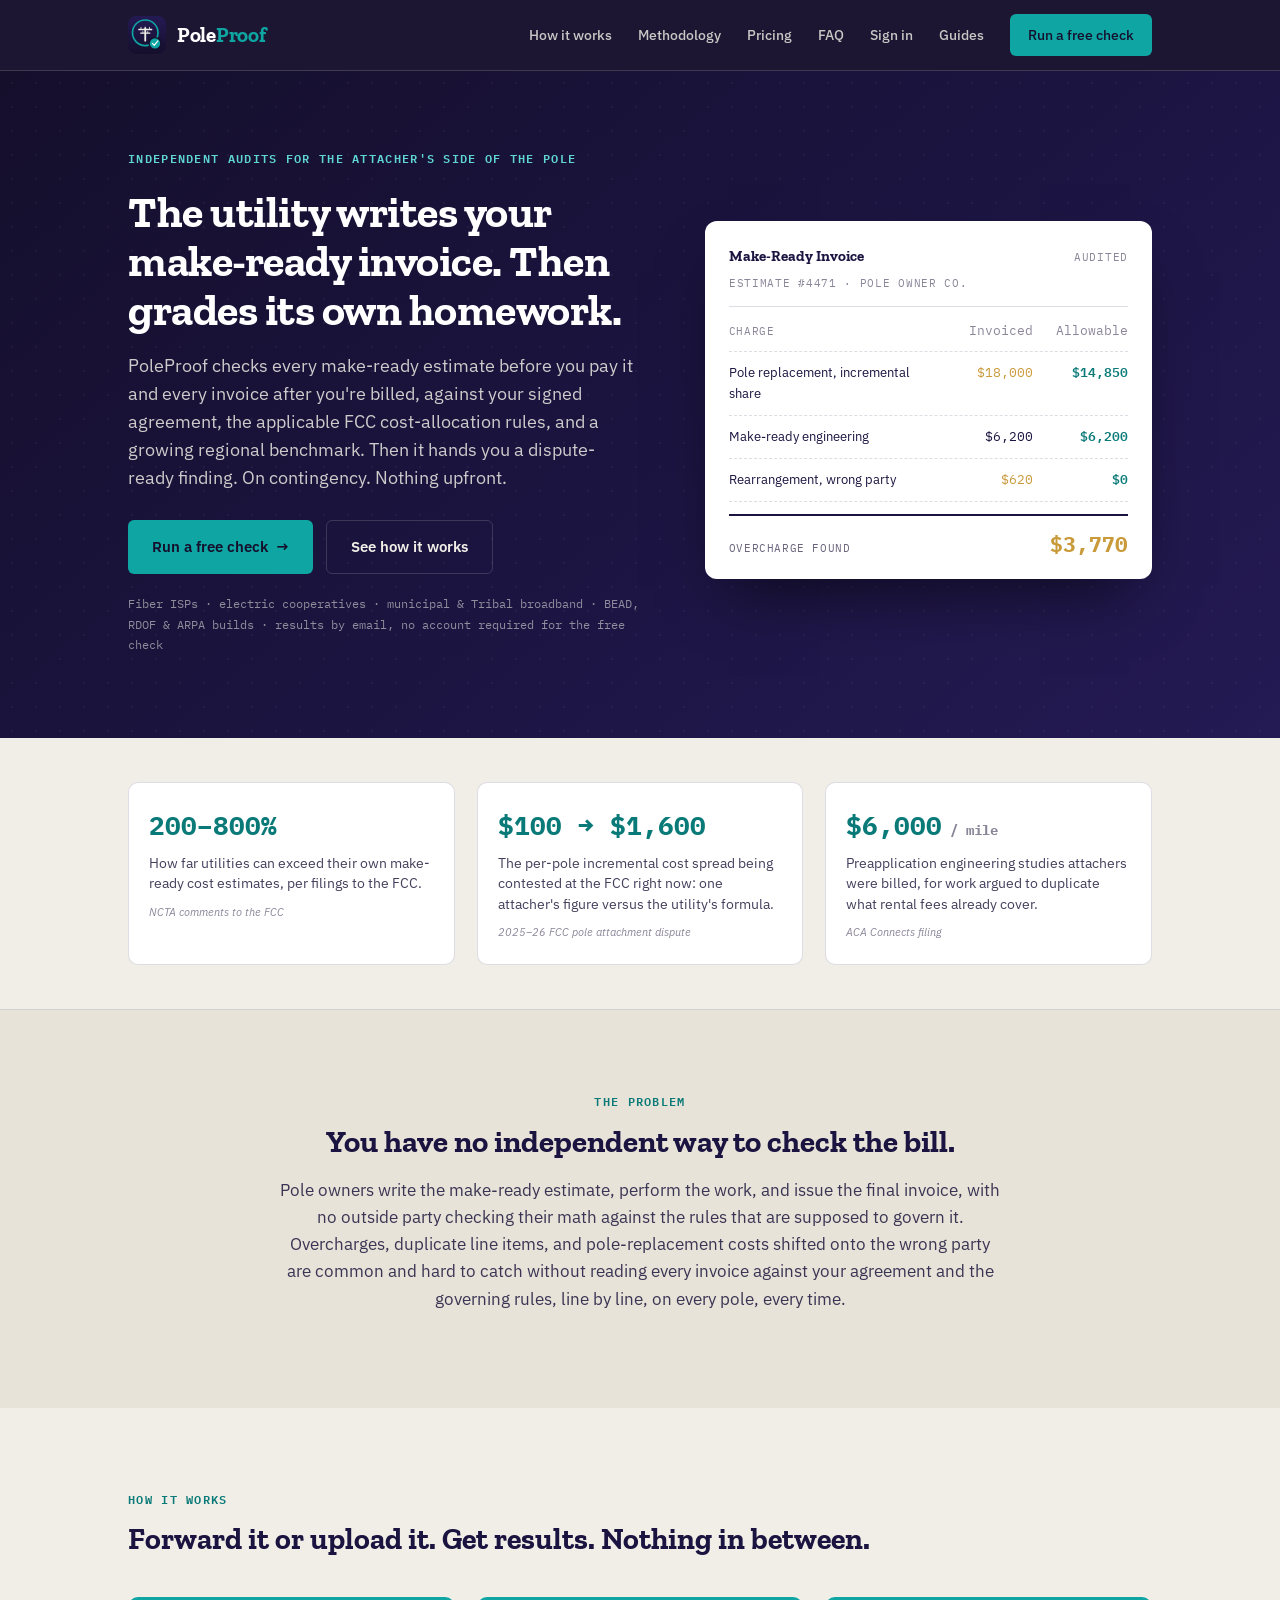
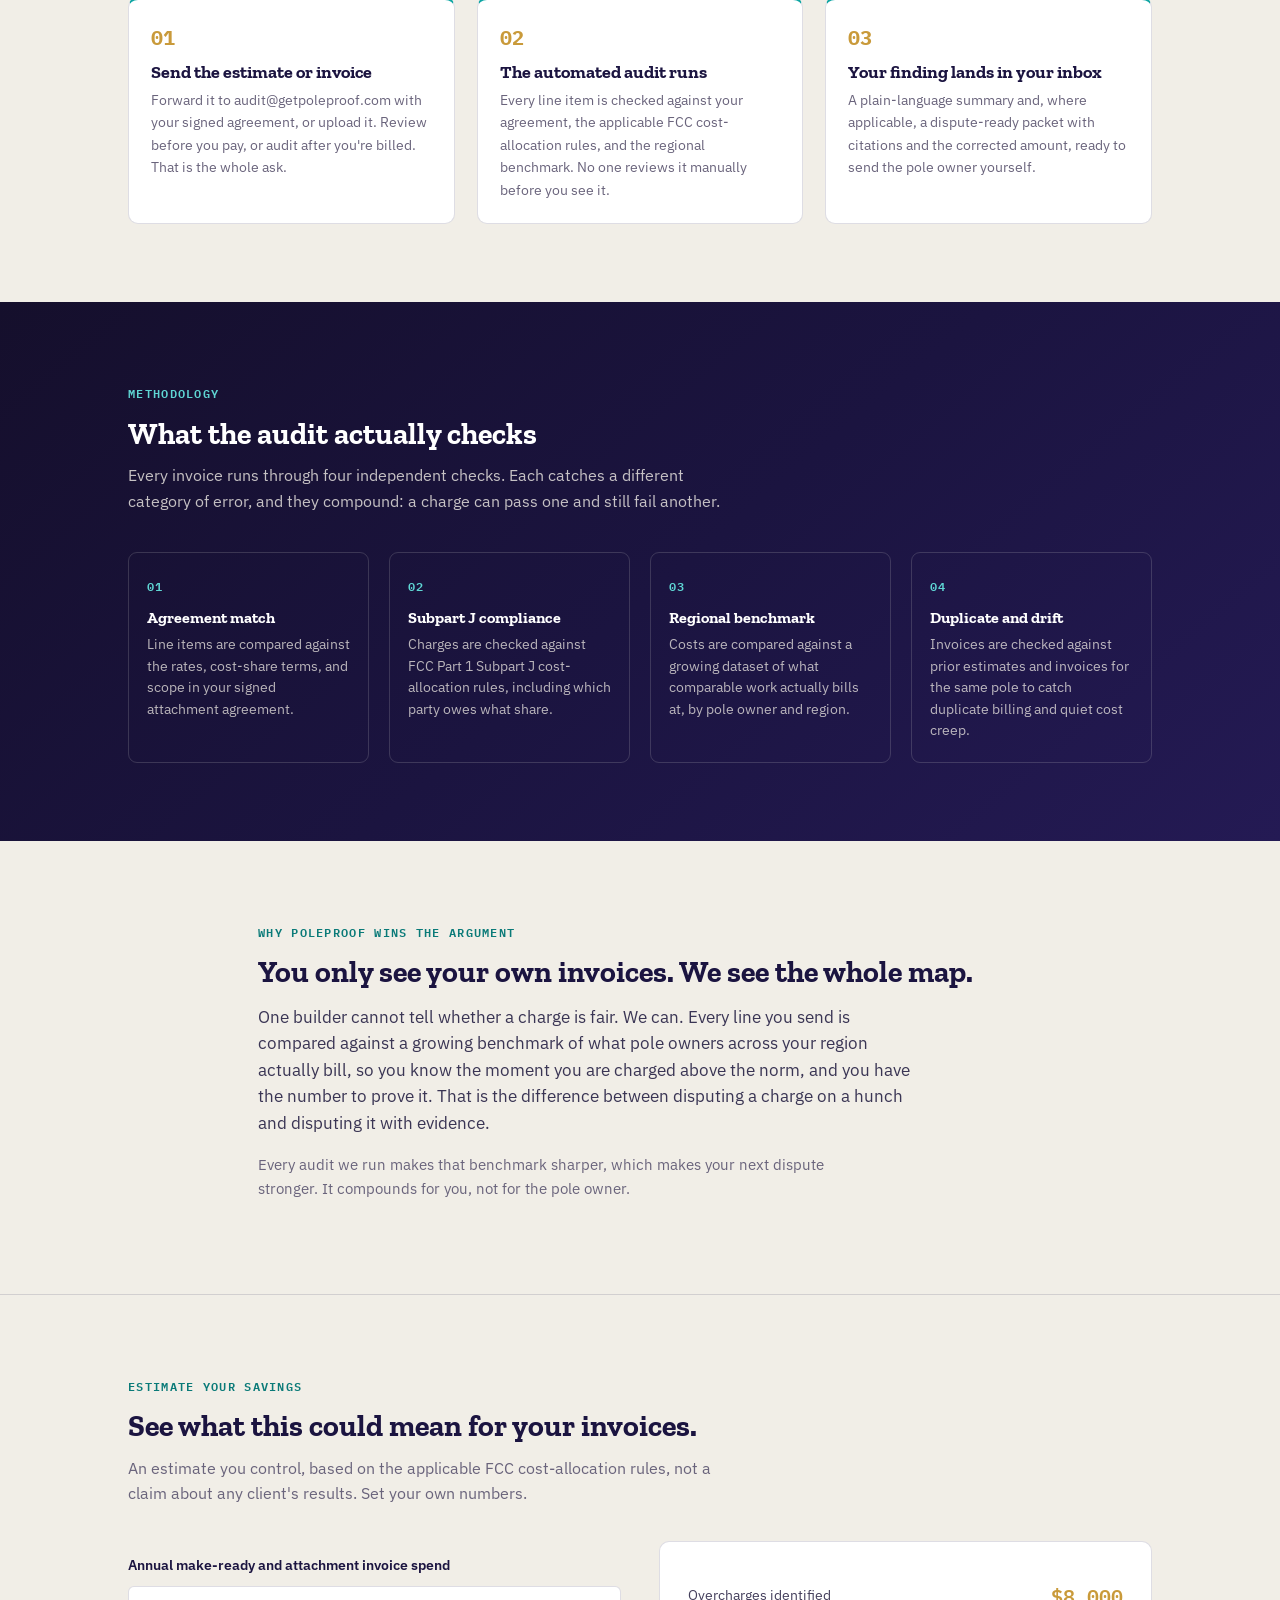
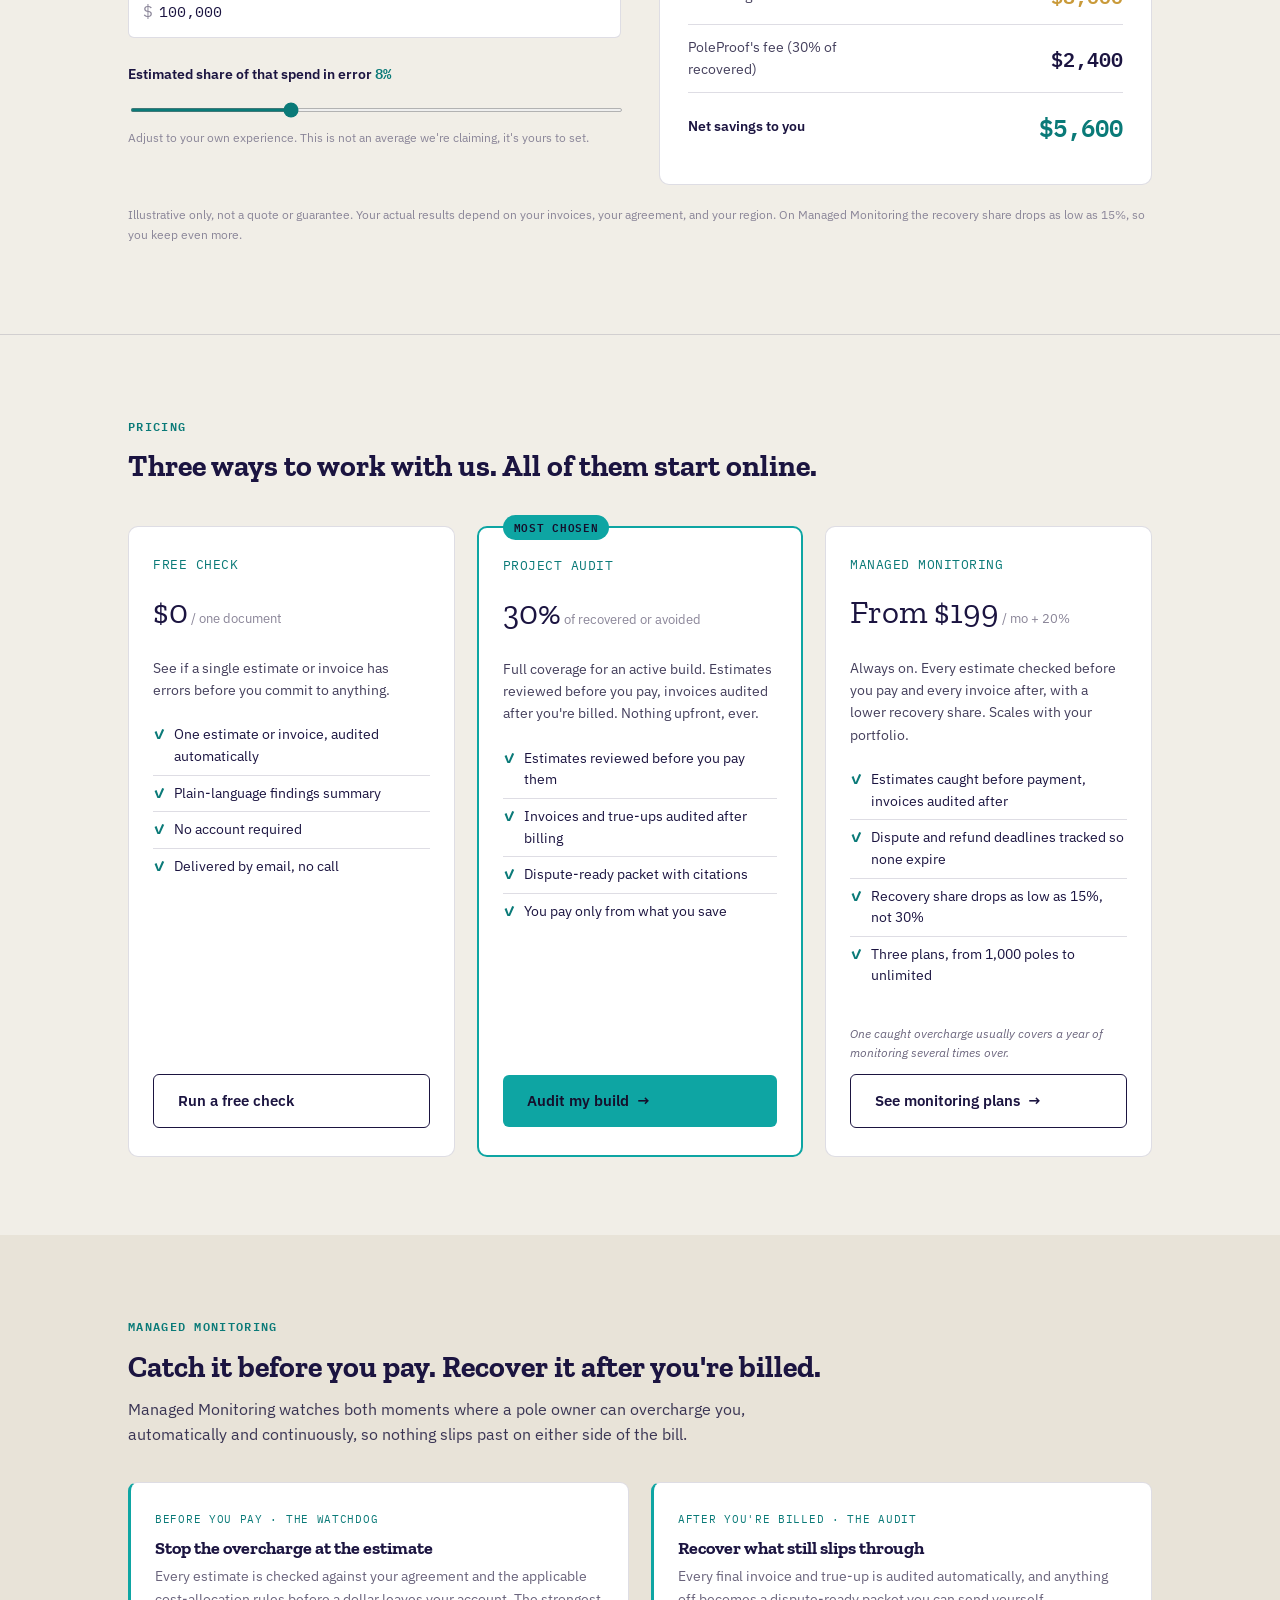
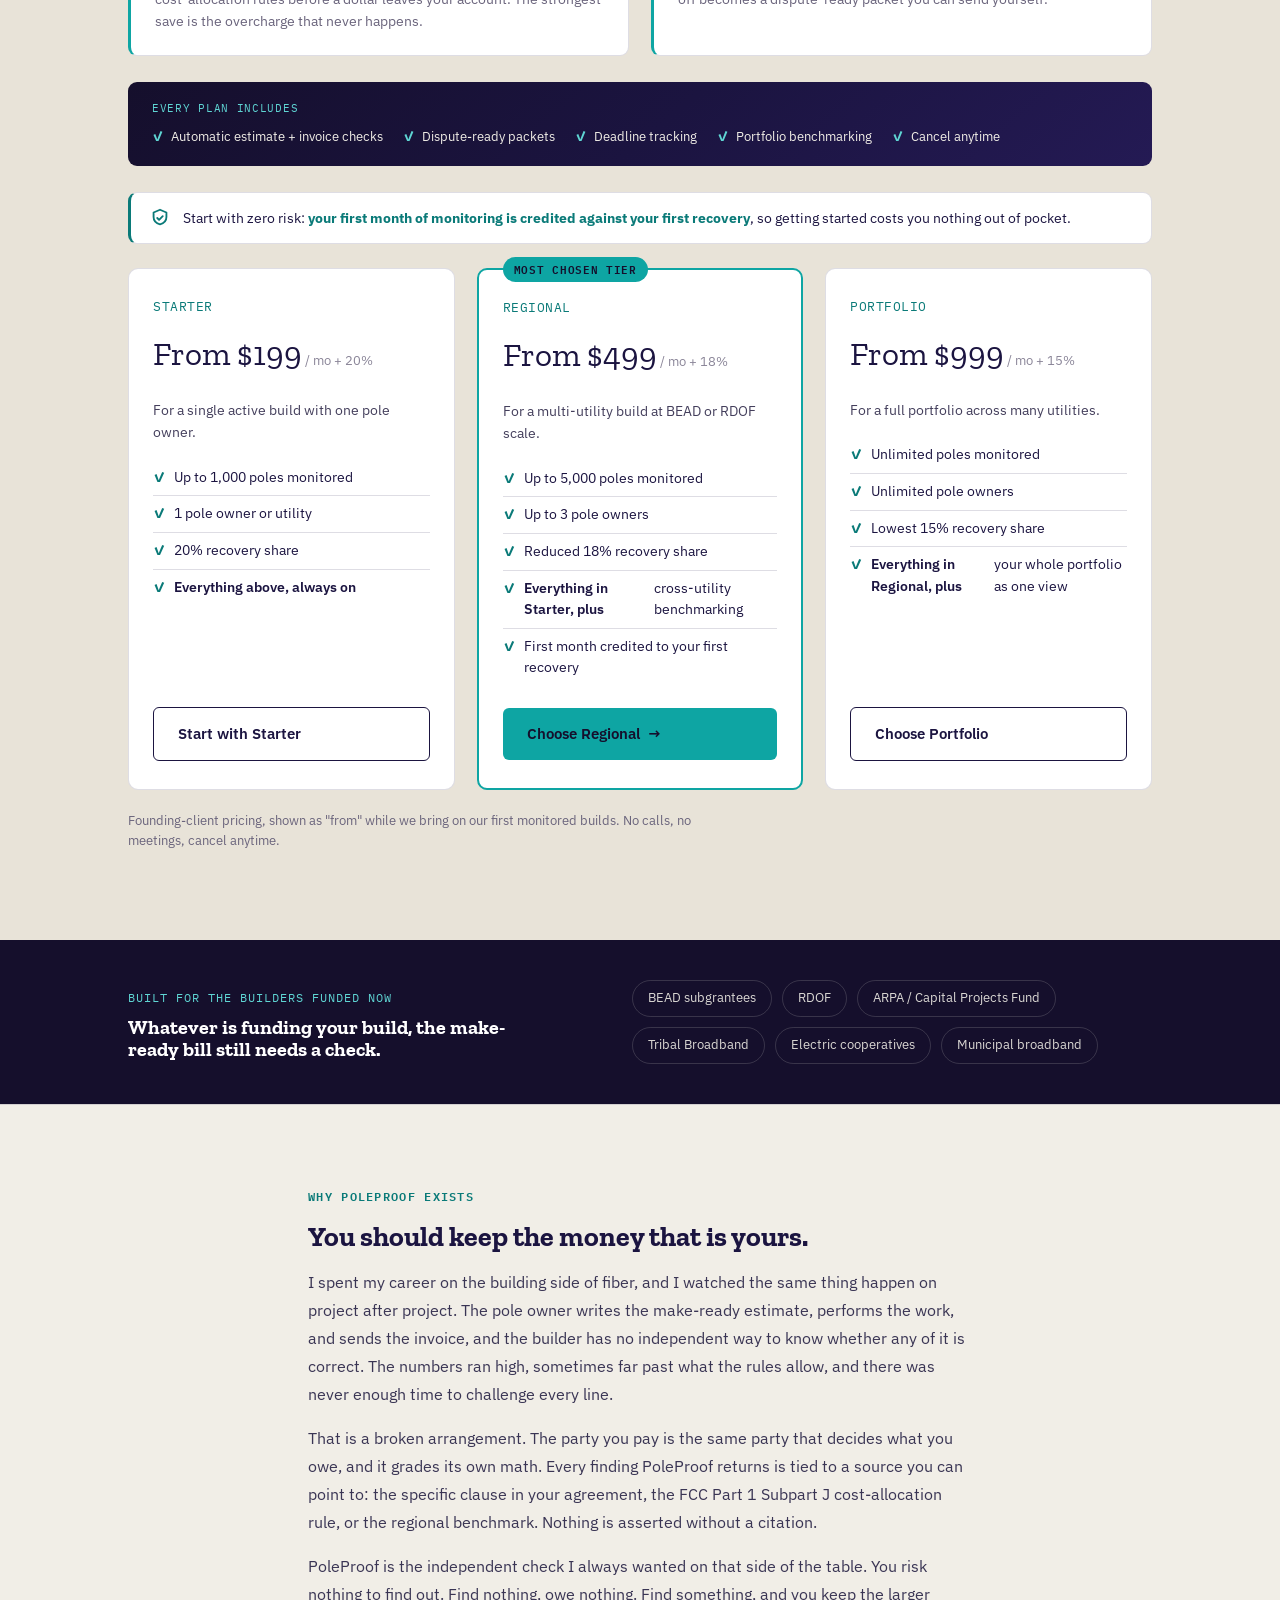
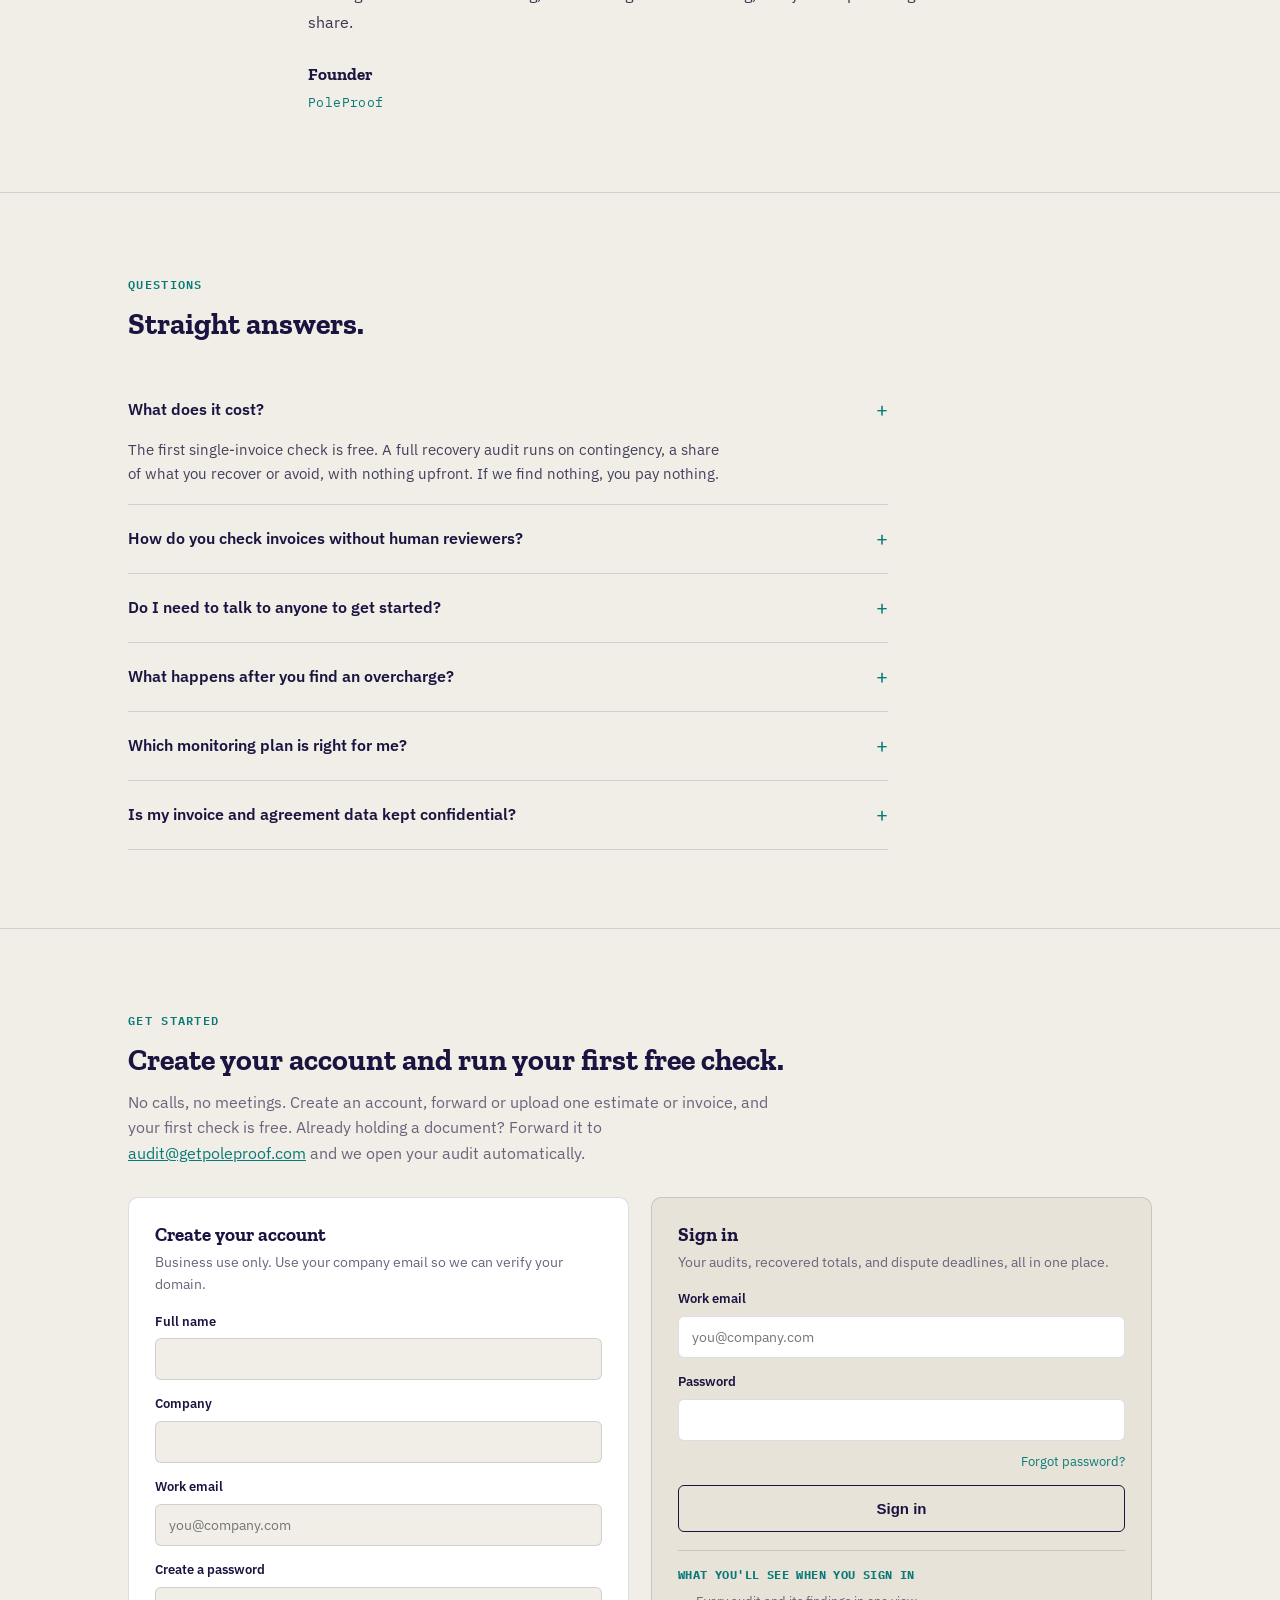
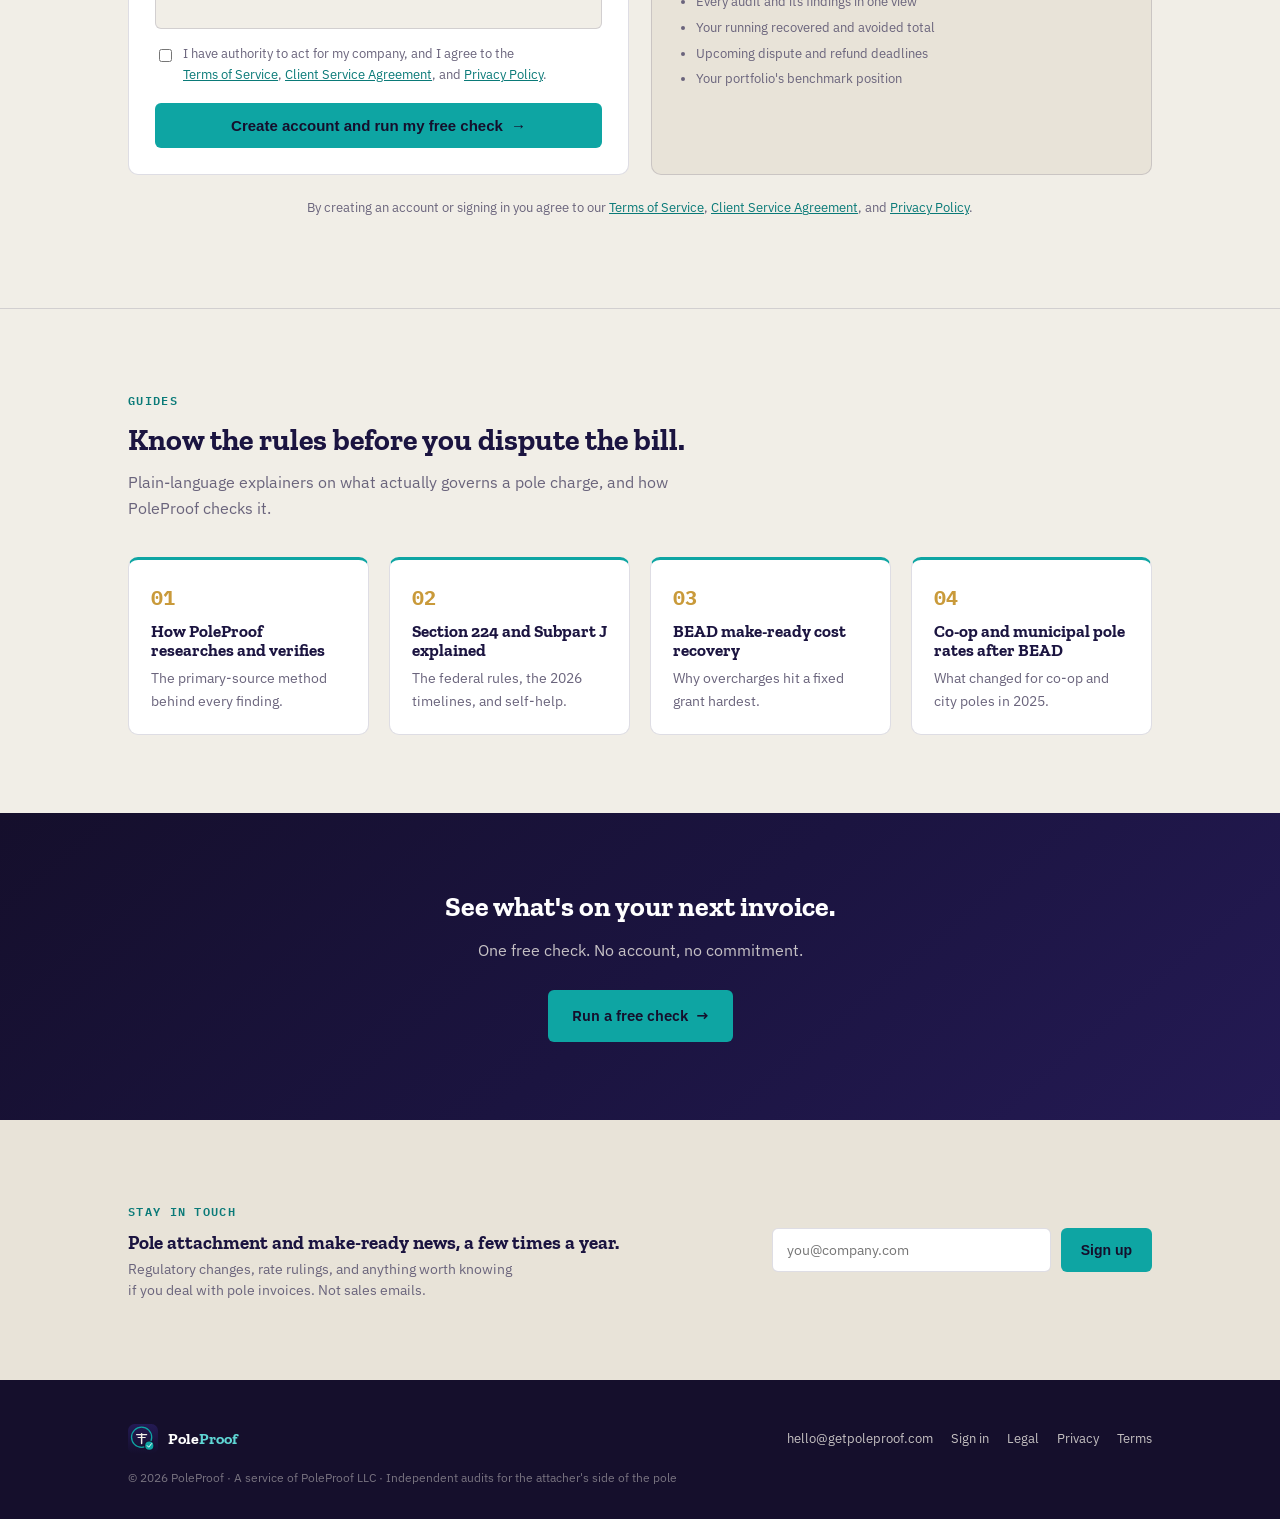
<file: index.html>
<!DOCTYPE html>
<html lang="en">
<head>
<meta charset="UTF-8">
<meta name="viewport" content="width=device-width, initial-scale=1.0">
<title>PoleProof | Make-Ready & Pole Attachment Invoice Audits for Fiber Builders</title>
<meta name="description" content="PoleProof audits your make-ready and pole attachment invoices line by line against your agreement, FCC Part 1 Subpart J rules, and regional benchmark data, then hands you a dispute-ready finding. Contingency, nothing upfront, fully self-serve.">
<meta name="robots" content="index, follow, max-image-preview:large, max-snippet:-1, max-video-preview:-1">
<meta name="author" content="PoleProof LLC">
<link rel="canonical" href="https://getpoleproof.com/">
<meta name="theme-color" content="#150f2c">

<meta property="og:type" content="website">
<meta property="og:site_name" content="PoleProof">
<meta property="og:title" content="PoleProof | Make-Ready & Pole Attachment Invoice Audits">
<meta property="og:description" content="The utility writes your make-ready invoice, then grades its own homework. PoleProof is the independent check: overcharges caught on contingency, nothing upfront.">
<meta property="og:url" content="https://getpoleproof.com/">
<meta property="og:image" content="https://getpoleproof.com/og-image.png">
<meta property="og:image:width" content="1200">
<meta property="og:image:height" content="630">
<meta name="twitter:card" content="summary_large_image">
<meta name="twitter:title" content="PoleProof | Make-Ready & Pole Attachment Invoice Audits">
<meta name="twitter:description" content="Independent audits for the attacher's side of the pole. Contingency. Nothing upfront. Fully self-serve.">
<meta name="twitter:image" content="https://getpoleproof.com/og-image.png">

<link rel="icon" type="image/png" sizes="32x32" href="/favicon-32x32.png">
<link rel="icon" href="/favicon.ico" sizes="any">
<link rel="apple-touch-icon" href="/apple-touch-icon.png">

<link rel="preconnect" href="https://fonts.googleapis.com">
<link rel="preconnect" href="https://fonts.gstatic.com" crossorigin>
<link href="https://fonts.googleapis.com/css2?family=Zilla+Slab:wght@600;700&family=IBM+Plex+Sans:wght@400;500;600&family=IBM+Plex+Mono:wght@400;500;600&display=swap" rel="stylesheet">

<script type="application/ld+json">
{
  "@context": "https://schema.org",
  "@type": "Organization",
  "name": "PoleProof",
  "legalName": "PoleProof LLC",
  "url": "https://getpoleproof.com",
  "logo": "https://getpoleproof.com/apple-touch-icon.png",
  "image": "https://getpoleproof.com/og-image.png",
  "foundingDate": "2026",
  "description": "Independent make-ready and pole attachment invoice auditing for fiber and broadband builders, checking invoices against signed agreements, FCC Part 1 Subpart J cost-allocation rules, and regional benchmark data.",
  "areaServed": "US",
  "email": "hello@getpoleproof.com",
  "sameAs": ["https://www.linkedin.com/company/poleproof"],
  "knowsAbout": ["Make-ready invoice auditing", "Pole attachment cost allocation (47 U.S.C. 224)", "FCC Part 1 Subpart J", "BEAD, RDOF, and ARPA broadband builds", "Electric cooperative and municipal pole attachment rates"]
}
</script>
<script type="application/ld+json">
{
  "@context": "https://schema.org",
  "@type": "Service",
  "serviceType": "Utility pole attachment and make-ready invoice audit",
  "provider": { "@type": "Organization", "name": "PoleProof" },
  "areaServed": "US",
  "description": "Line-by-line audit of make-ready and pole attachment estimates and invoices against the client's signed agreement, FCC Part 1 Subpart J cost-allocation rules, and regional benchmark data, delivered as a dispute-ready packet. Contingency fee, nothing upfront.",
  "offers": [
    { "@type": "Offer", "name": "Free check", "price": "0", "priceCurrency": "USD" },
    { "@type": "Offer", "name": "Project audit", "description": "Estimates reviewed before payment and invoices audited after billing, on contingency, no upfront charge." },
    { "@type": "Offer", "name": "Managed monitoring", "description": "Always-on automated review in three plans that scale by poles and pole owners, from 199 USD per month plus a reduced recovery share as low as 15 percent." }
  ]
}
</script>

<style>
:root{
  --indigo:#1b1440; --indigo2:#241a54; --deep:#150f2c;
  --teal:#0ea5a3; --teal-d:#0a7a78; --teal-light:#5fd6d4;
  --gold:#c99a3a; --red:#b23a3a;
  --paper:#f1eee7; --paper2:#e8e3d8;
  --grey:#6a647c; --grey2:#8a8598;
  --line:rgba(27,20,64,0.14); --line-light:rgba(241,238,231,0.16);
  --display:'Zilla Slab',Georgia,serif; --body:'IBM Plex Sans',system-ui,sans-serif; --mono:'IBM Plex Mono',monospace;
  --grad:linear-gradient(140deg,#150f2c 0%,#1b1440 52%,#241a54 100%);
}
*{box-sizing:border-box;}
html{scroll-behavior:smooth;}
body{margin:0;font-family:var(--body);color:var(--indigo);background:var(--paper);line-height:1.6;-webkit-font-smoothing:antialiased;}
h1,h2,h3,h4{font-family:var(--display);font-weight:700;line-height:1.12;margin:0;color:var(--indigo);}
p{line-height:1.6;}
a{color:var(--teal-d);}
.wrap{max-width:1080px;margin:0 auto;padding:0 28px;}
:focus-visible{outline:2px solid var(--teal);outline-offset:3px;border-radius:2px;}
section{padding:78px 0;}
@media(max-width:640px){section{padding:52px 0;}.wrap{padding:0 20px;}}
.rule-top{border-top:1px solid var(--line);}
.eyebrow{font-family:var(--mono);font-size:12px;letter-spacing:1.3px;text-transform:uppercase;color:var(--teal-d);font-weight:600;display:inline-block;}
.dark .eyebrow{color:var(--teal-light);}
.btn{display:inline-flex;align-items:center;gap:8px;font-weight:600;font-size:15px;text-decoration:none;padding:14px 24px;border-radius:6px;transition:transform .15s ease,background-color .15s ease,box-shadow .15s ease,border-color .15s ease;cursor:pointer;border:none;}
.btn:hover{transform:translateY(-1px);}
.btn-primary{background:var(--teal);color:var(--deep);}
.btn-primary:hover{background:#12b8b6;box-shadow:0 10px 24px -8px rgba(14,165,163,.6);}
.btn-ghost{background:transparent;color:var(--paper);border:1.5px solid var(--line-light);}
.btn-ghost:hover{border-color:var(--teal);color:var(--teal-light);}
.btn-ghost-dark{background:transparent;color:var(--indigo);border:1.5px solid var(--indigo);}
.btn-ghost-dark:hover{border-color:var(--teal-d);color:var(--teal-d);}
.arrow{transition:transform .15s ease;}
.btn:hover .arrow{transform:translateX(3px);}
nav{position:sticky;top:0;z-index:60;background:rgba(21,15,44,0.97);backdrop-filter:blur(8px);border-bottom:1px solid var(--line-light);}
nav .wrap{display:flex;align-items:center;justify-content:space-between;height:70px;}
.brand{display:flex;align-items:center;gap:11px;text-decoration:none;}
.brand svg{width:38px;height:38px;flex-shrink:0;}
.brand .wm{font-family:var(--display);font-weight:700;font-size:21px;color:#fff;letter-spacing:-.3px;}
.brand .wm span{color:var(--teal);}
.navlinks{display:flex;align-items:center;gap:26px;}
.navlinks a{color:rgba(241,238,231,.82);text-decoration:none;font-size:14px;font-weight:500;}
.navlinks a:not(.nav-cta):hover{color:#fff;}
.nav-cta{background:var(--teal);color:var(--deep)!important;padding:10px 18px;border-radius:6px;font-weight:600;}
.nav-cta:hover{background:#12b8b6;}
@media(max-width:820px){.navlinks a:not(.nav-cta){display:none;}}
.hero{background:var(--grad);color:var(--paper);padding:74px 0 82px;position:relative;overflow:hidden;}
.hero::after{content:"";position:absolute;inset:0;opacity:.06;background-image:radial-gradient(rgba(255,255,255,.7) 1px,transparent 1px);background-size:24px 24px;pointer-events:none;}
.hero .wrap{position:relative;z-index:1;display:grid;grid-template-columns:1.08fr .92fr;gap:52px;align-items:center;}
@media(max-width:900px){.hero .wrap{grid-template-columns:1fr;gap:40px;}}
.hero h1{font-size:44px;color:#fff;margin:16px 0 18px;letter-spacing:-.5px;}
@media(max-width:640px){.hero h1{font-size:31px;}}
.hero .lede{font-size:17.5px;color:rgba(241,238,231,.84);max-width:46ch;margin:0 0 28px;}
.hero-ctas{display:flex;gap:13px;flex-wrap:wrap;margin-bottom:20px;}
.hero-note{font-family:var(--mono);font-size:12px;color:rgba(241,238,231,.55);line-height:1.7;}
.ledger{background:#fff;border-radius:12px;padding:22px 24px 18px;box-shadow:0 30px 60px -22px rgba(0,0,0,.6);position:relative;}
.ledger .lhead{display:flex;justify-content:space-between;align-items:baseline;border-bottom:1px solid var(--line);padding-bottom:11px;margin-bottom:4px;}
.ledger .lhead b{font-family:var(--display);font-size:15px;color:var(--indigo);}
.ledger .lhead span{font-family:var(--mono);font-size:10.5px;text-transform:uppercase;letter-spacing:.7px;color:var(--grey2);}
.lrow{display:grid;grid-template-columns:1.7fr .72fr .72fr;align-items:baseline;padding:10px 0;border-bottom:1px dashed var(--line);font-size:13px;gap:6px;}
.lrow .it{color:var(--indigo);}
.lrow .inv{font-family:var(--mono);text-align:right;color:var(--gold);position:relative;}
.lrow .inv.struck::after{content:"";position:absolute;left:-2px;right:-2px;top:52%;height:2px;background:var(--gold);transform:scaleX(0);transform-origin:left;animation:strike 2.6s ease-in-out infinite;}
.lrow .alw{font-family:var(--mono);text-align:right;color:var(--teal-d);font-weight:600;}
.ltot{display:flex;justify-content:space-between;align-items:baseline;margin-top:12px;padding-top:12px;border-top:2px solid var(--indigo);}
.ltot .lb{font-family:var(--mono);font-size:11px;text-transform:uppercase;letter-spacing:.6px;color:var(--grey);}
.ltot .am{font-family:var(--mono);font-weight:700;font-size:21px;color:var(--gold);}
.lstamp{position:absolute;right:20px;top:66px;border:2.5px solid var(--teal-d);color:var(--teal-d);font-family:var(--mono);font-weight:600;font-size:10.5px;letter-spacing:1px;padding:4px 9px;border-radius:5px;transform:rotate(-8deg);opacity:0;animation:stampin 2.6s ease-in-out infinite;}
@keyframes strike{0%{transform:scaleX(0);}26%{transform:scaleX(1);}88%{transform:scaleX(1);}100%{transform:scaleX(1);}}
@keyframes stampin{0%{opacity:0;transform:rotate(-8deg) scale(1.35);}34%{opacity:0;}46%{opacity:1;transform:rotate(-8deg) scale(1);}88%{opacity:1;}100%{opacity:1;}}
@media(prefers-reduced-motion:reduce){.lrow .inv.struck::after{animation:none;transform:scaleX(1);}.lstamp{animation:none;opacity:1;}}
.stats{background:var(--paper);padding:44px 0;border-bottom:1px solid var(--line);}
.stat-row{display:grid;grid-template-columns:repeat(3,1fr);gap:22px;}
@media(max-width:800px){.stat-row{grid-template-columns:1fr;}}
.stat-card{background:#fff;border:1px solid var(--line);border-radius:10px;padding:22px 20px;}
.stat-card .num{font-family:var(--mono);font-size:26px;font-weight:700;color:var(--teal-d);}
.stat-card .lbl{font-size:13.5px;color:#443f5c;margin-top:7px;line-height:1.5;}
.stat-card .src{font-size:11px;color:var(--grey2);margin-top:10px;font-style:italic;}
.problem{background:var(--paper2);}
.problem .wrap{max-width:780px;text-align:center;}
.problem h2{font-size:31px;margin-bottom:16px;}
.problem p{font-size:17px;color:#3a3554;}
.steps{display:grid;grid-template-columns:repeat(3,1fr);gap:22px;margin-top:40px;}
@media(max-width:800px){.steps{grid-template-columns:1fr;}}
.step{background:#fff;border:1px solid var(--line);border-radius:10px;padding:22px;border-top:3px solid var(--teal);}
.step .n{font-family:var(--mono);font-size:20px;font-weight:700;color:var(--gold);}
.step h3{font-size:18px;margin:8px 0 7px;}
.step p{font-size:14px;color:var(--grey);margin:0;}
.method{background:var(--grad);color:var(--paper);}
.method h2{color:#fff;font-size:30px;}
.method .lede{color:rgba(241,238,231,.8);font-size:16px;max-width:60ch;margin-top:12px;}
.mgrid{display:grid;grid-template-columns:repeat(4,1fr);gap:20px;margin-top:38px;}
@media(max-width:800px){.mgrid{grid-template-columns:1fr 1fr;}}
.mcard{border:1px solid var(--line-light);border-radius:9px;padding:20px 18px;transition:border-color .2s,transform .2s;}
.mcard:hover{border-color:var(--teal);transform:translateY(-2px);}
.mcard h4{font-family:var(--display);font-size:16px;color:#fff;margin:10px 0 7px;}
.mcard p{font-size:13.5px;color:rgba(241,238,231,.74);margin:0;}
.mcard .eyebrow{color:var(--teal-light);}
.bench .wrap{max-width:820px;}
.bench h2{font-size:30px;}
.bench p{font-size:16.5px;color:#3a3554;max-width:66ch;margin-top:14px;}
.bench p.small{color:var(--grey);font-size:15px;}
.calc-grid{display:grid;grid-template-columns:1fr 1fr;gap:38px;margin-top:34px;align-items:center;}
@media(max-width:800px){.calc-grid{grid-template-columns:1fr;}}
.calc-field{margin-bottom:24px;}
.calc-field label{display:block;font-size:13.5px;font-weight:600;margin-bottom:9px;}
.calc-field label span{color:var(--teal-d);font-family:var(--mono);}
.calc-prefixed{display:flex;align-items:center;border:1px solid var(--line);border-radius:6px;background:#fff;overflow:hidden;}
.calc-prefixed span{padding:12px 4px 12px 14px;font-family:var(--mono);color:var(--grey2);}
.calc-prefixed input{border:none;padding:12px 14px 12px 2px;font-family:var(--mono);font-size:15px;width:100%;background:transparent;color:var(--indigo);}
.calc-prefixed input:focus-visible{outline:none;}
.calc-prefixed:focus-within{border-color:var(--teal);}
input[type=range]{width:100%;accent-color:var(--teal-d);height:4px;}
.calc-note{font-size:12px;color:var(--grey2);margin-top:8px;}
.calc-out{background:#fff;border:1px solid var(--line);border-radius:10px;padding:26px 28px;}
.calc-row{display:flex;justify-content:space-between;align-items:center;padding:12px 0;border-bottom:1px solid var(--line);gap:12px;}
.calc-row span:first-child{font-size:13.5px;color:#443f5c;max-width:22ch;}
.calc-row-total{border-bottom:none;padding-top:15px;}
.calc-row-total span:first-child{font-weight:600;color:var(--indigo);}
.calc-num{font-family:var(--mono);font-size:20px;font-weight:600;color:var(--indigo);white-space:nowrap;}
.calc-num.gold{color:var(--gold);}
.calc-num.teal{color:var(--teal-d);font-size:24px;}
.calc-disc{font-size:12px;color:var(--grey2);margin-top:20px;}
.tiers{display:grid;grid-template-columns:repeat(3,1fr);gap:22px;margin-top:42px;}
@media(max-width:900px){.tiers{grid-template-columns:1fr;}}
.tier{background:#fff;border:1px solid var(--line);border-radius:10px;padding:28px 24px;display:flex;flex-direction:column;transition:transform .2s,box-shadow .2s;}
.tier:hover{transform:translateY(-3px);box-shadow:0 18px 34px -16px rgba(27,20,64,.28);}
.tier.hi{border:2px solid var(--teal);position:relative;}
.tier.hi::before,.tier.himon::before{content:'Most chosen';position:absolute;top:-13px;left:24px;background:var(--teal);color:var(--deep);font-family:var(--mono);font-size:10.5px;letter-spacing:.7px;text-transform:uppercase;padding:4px 11px;border-radius:20px;font-weight:600;}
.tier.himon{border:2px solid var(--teal);position:relative;}
.tier.himon::before{content:'Most chosen tier';}
.tname{font-family:var(--mono);font-size:13px;letter-spacing:.5px;text-transform:uppercase;color:var(--teal-d);}
.tprice{font-family:var(--display);font-size:33px;margin:10px 0 4px;}
.tprice span{font-family:var(--body);font-size:13px;color:var(--grey2);font-weight:400;}
.tdesc{font-size:14px;color:#443f5c;margin-bottom:16px;}
.tier ul{list-style:none;padding:0;margin:0 0 22px;flex-grow:1;}
.tier li{font-size:13.5px;padding:7px 0;border-bottom:1px solid var(--line);display:flex;gap:8px;}
.tier li:last-child{border-bottom:none;}
.tk{color:var(--teal-d);font-weight:700;}
.tdelta{font-weight:600;color:var(--indigo);}
.troadmap{font-size:12px;color:var(--grey);font-style:italic;margin-top:8px;}
.monitoring{background:var(--paper2);}
.monitoring .lede{max-width:64ch;color:#3a3554;font-size:16px;margin-top:12px;}
.moments{display:grid;grid-template-columns:1fr 1fr;gap:22px;margin:34px 0 4px;}
@media(max-width:800px){.moments{grid-template-columns:1fr;}}
.moment{background:#fff;border:1px solid var(--line);border-left:3px solid var(--teal);border-radius:9px;padding:22px 24px;}
.moment .mtag{font-family:var(--mono);font-size:11px;letter-spacing:.7px;text-transform:uppercase;color:var(--teal-d);}
.moment h3{font-size:18px;margin:8px 0 7px;}
.moment p{font-size:14px;color:var(--grey);margin:0;}
.incl{background:var(--grad);color:var(--paper);border-radius:9px;padding:18px 24px;margin:26px 0 4px;display:flex;flex-wrap:wrap;align-items:center;gap:10px 22px;}
.incl .il{font-family:var(--mono);font-size:11px;letter-spacing:.7px;text-transform:uppercase;color:var(--teal-light);white-space:nowrap;}
.incl ul{list-style:none;display:flex;flex-wrap:wrap;gap:8px 20px;margin:0;padding:0;}
.incl li{font-size:13px;display:flex;gap:7px;align-items:center;}
.incl li::before{content:'\2713';color:var(--teal-light);font-weight:700;}
.reverser{display:flex;align-items:center;gap:12px;background:#fff;border:1px solid var(--line);border-left:3px solid var(--teal-d);border-radius:9px;padding:14px 18px;margin:26px 0 4px;}
.reverser svg{color:var(--teal-d);flex-shrink:0;}
.reverser p{margin:0;font-size:14px;color:var(--indigo);}
.reverser b{color:var(--teal-d);}
.founding{font-size:12.5px;color:var(--grey);margin-top:20px;max-width:72ch;}
.programs{background:var(--deep);color:var(--paper);padding:40px 0;}
.programs .wrap{display:flex;align-items:center;justify-content:space-between;flex-wrap:wrap;gap:20px;}
.programs .pt{font-family:var(--mono);font-size:11.5px;letter-spacing:1px;text-transform:uppercase;color:var(--teal-light);}
.programs h3{color:#fff;font-size:20px;margin:6px 0 0;max-width:34ch;}
.prog-chips{display:flex;flex-wrap:wrap;gap:10px;max-width:520px;}
.prog-chips span{border:1px solid var(--line-light);border-radius:20px;padding:7px 15px;font-size:13px;color:rgba(241,238,231,.9);}
.founder .wrap{max-width:720px;}
.founder h2{font-size:28px;}
.founder p{font-size:16px;color:#3a3554;line-height:1.75;margin:16px 0 0;}
.founder .sig{font-family:var(--display);font-weight:700;font-size:17px;color:var(--indigo);margin:24px 0 0;}
.founder .sigrole{font-family:var(--mono);font-size:12.5px;letter-spacing:.4px;color:var(--teal-d);margin:2px 0 0;}
.faq-list{max-width:760px;margin-top:34px;}
.faq-list details{border-bottom:1px solid var(--line);padding:18px 0;}
.faq-list summary{cursor:pointer;font-weight:600;font-size:15.5px;list-style:none;display:flex;justify-content:space-between;align-items:center;color:var(--indigo);}
.faq-list summary::-webkit-details-marker{display:none;}
.faq-list .pm{color:var(--teal-d);font-weight:400;font-size:20px;}
.faq-list .ans{font-size:14.5px;color:#443f5c;margin-top:12px;line-height:1.65;max-width:66ch;}
.account-grid{display:grid;grid-template-columns:1fr 1fr;gap:22px;margin-top:30px;}
@media(max-width:800px){.account-grid{grid-template-columns:1fr;}}
.acard{background:#fff;border:1px solid var(--line);border-radius:10px;padding:26px;}
.acard.signin{background:var(--paper2);}
.acard h3{font-size:19px;margin:0 0 6px;}
.acard>p{font-size:14px;color:var(--grey);margin:0 0 16px;}
.field{margin-bottom:14px;}
.field label{display:block;font-size:13px;font-weight:600;margin-bottom:6px;}
.field input{width:100%;padding:11px 13px;border:1px solid var(--line);border-radius:6px;font-family:var(--body);font-size:14px;background:var(--paper);color:var(--indigo);}
.signin .field input{background:#fff;}
.field input:focus-visible{outline:2px solid var(--teal);outline-offset:1px;}
.consent{display:block;position:relative;padding-left:28px;font-size:12.5px;color:var(--grey);margin:10px 0 18px;line-height:1.7;}
.consent input{position:absolute;left:0;top:3px;}
.consent a{white-space:nowrap;}
.consent a,.forgot,.acct-prev a,.legal-note a{color:var(--teal-d);}
.acard .btn{width:100%;justify-content:center;}
.signin-row{display:flex;justify-content:flex-end;margin:-4px 0 14px;}
.forgot{font-size:12.5px;text-decoration:none;}
.acct-prev{margin-top:18px;border-top:1px solid var(--line);padding-top:14px;font-size:13px;color:var(--grey);}
.acct-prev strong{display:block;font-size:12px;font-family:var(--mono);letter-spacing:.4px;text-transform:uppercase;color:var(--teal-d);margin-bottom:8px;}
.acct-prev ul{margin:0;padding-left:18px;}.acct-prev li{margin:5px 0;}
.form-msg{font-size:13px;color:var(--teal-d);margin-top:12px;font-weight:600;display:none;}
.legal-note{font-size:12.5px;color:var(--grey);margin-top:22px;text-align:center;}
.ctaband{background:var(--grad);color:#fff;text-align:center;}
.ctaband h2{color:#fff;font-size:28px;margin-bottom:12px;}
.ctaband p{color:rgba(241,238,231,.8);margin-bottom:26px;}
.staytouch{background:var(--paper2);}
.staytouch-row{display:flex;justify-content:space-between;align-items:center;flex-wrap:wrap;gap:22px;}
.capture-form{display:flex;gap:10px;flex-wrap:wrap;max-width:380px;width:100%;}
.capture-form input{flex:1;min-width:180px;padding:12px 14px;border:1px solid var(--line);border-radius:6px;font-family:var(--body);font-size:14px;background:#fff;color:var(--indigo);}
.capture-form .btn{padding:12px 20px;font-size:14px;white-space:nowrap;}
footer{background:var(--deep);color:rgba(241,238,231,.6);padding:44px 0 32px;}
footer .wrap{display:flex;justify-content:space-between;flex-wrap:wrap;gap:16px;font-size:13px;align-items:center;}
footer .f-brand{display:flex;align-items:center;gap:10px;}
footer .f-brand .wm{font-family:var(--display);font-weight:700;color:#fff;font-size:16px;}
footer .f-brand .wm span{color:var(--teal-light);}
footer .flinks a{color:rgba(241,238,231,.8);text-decoration:none;margin-left:18px;}
footer .flinks a:first-child{margin-left:0;}
.reveal{opacity:0;transform:translateY(14px);transition:opacity .6s ease,transform .6s ease;}
.reveal.on{opacity:1;transform:none;}
@media(prefers-reduced-motion:reduce){.reveal{opacity:1;transform:none;transition:none;}html{scroll-behavior:auto;}}
</style>
</head>
<body>

<nav>
  <div class="wrap">
    <a class="brand" href="#top" aria-label="PoleProof home">
      <svg viewBox="0 0 300 300" xmlns="http://www.w3.org/2000/svg" aria-hidden="true"><defs><linearGradient id="lg" x1="0" y1="0" x2="0" y2="1"><stop offset="0" stop-color="#241a54"/><stop offset="1" stop-color="#150f2c"/></linearGradient></defs><rect width="300" height="300" rx="66" fill="url(#lg)"/><g transform="translate(150,150) scale(1.2) translate(-161.5,-154.5)"><circle cx="150" cy="140" r="84" fill="none" stroke="#0ea5a3" stroke-width="11"/><g stroke="#f1eee7" stroke-linecap="round" fill="#f1eee7"><line x1="150" y1="110" x2="150" y2="192" stroke-width="12"/><line x1="108" y1="118" x2="192" y2="118" stroke-width="10"/><line x1="122" y1="118" x2="122" y2="104" stroke-width="5"/><line x1="150" y1="118" x2="150" y2="102" stroke-width="5"/><line x1="178" y1="118" x2="178" y2="104" stroke-width="5"/><line x1="120" y1="142" x2="180" y2="142" stroke-width="9"/><line x1="134" y1="142" x2="134" y2="131" stroke-width="4.5"/><line x1="166" y1="142" x2="166" y2="131" stroke-width="4.5"/></g><circle cx="214" cy="210" r="43" fill="#150f2c"/><circle cx="214" cy="210" r="34" fill="#0ea5a3"/><path d="M197 210 L209 223 L233 193" fill="none" stroke="#fff" stroke-width="8" stroke-linecap="round" stroke-linejoin="round"/></g></svg>
      <span class="wm">Pole<span>Proof</span></span>
    </a>
    <div class="navlinks">
      <a href="#how">How it works</a>
      <a href="#method">Methodology</a>
      <a href="#pricing">Pricing</a>
      <a href="#faq">FAQ</a>
      <a href="#login">Sign in</a>
      <a href="#guides">Guides</a>
      <a class="nav-cta" href="#check">Run a free check</a>
    </div>
  </div>
</nav>

<header class="hero" id="top">
  <div class="wrap">
    <div>
      <span class="eyebrow" style="color:var(--teal-light);">Independent audits for the attacher's side of the pole</span>
      <h1>The utility writes your make-ready invoice. Then grades its own homework.</h1>
      <p class="lede">PoleProof checks every make-ready estimate before you pay it and every invoice after you're billed, against your signed agreement, the applicable FCC cost-allocation rules, and a growing regional benchmark. Then it hands you a dispute-ready finding. On contingency. Nothing upfront.</p>
      <div class="hero-ctas">
        <a class="btn btn-primary" href="#check">Run a free check <span class="arrow">&rarr;</span></a>
        <a class="btn btn-ghost" href="#how">See how it works</a>
      </div>
      <div class="hero-note">Fiber ISPs &middot; electric cooperatives &middot; municipal &amp; Tribal broadband &middot; BEAD, RDOF &amp; ARPA builds &middot; results by email, no account required for the free check</div>
    </div>
    <div class="ledger">
      <div class="lhead"><div><b>Make-Ready Invoice</b><br><span>Estimate #4471 &middot; Pole Owner Co.</span></div><span>Audited</span></div>
      <div class="lrow" style="grid-template-columns:1.7fr .72fr .72fr;"><span class="it" style="font-family:var(--mono);font-size:10.5px;letter-spacing:.6px;text-transform:uppercase;color:var(--grey2);">Charge</span><span class="inv" style="color:var(--grey2);text-decoration:none;">Invoiced</span><span class="alw" style="color:var(--grey2);font-weight:400;">Allowable</span></div>
      <div class="lrow"><span class="it">Pole replacement, incremental share</span><span class="inv struck">$18,000</span><span class="alw">$14,850</span></div>
      <div class="lrow"><span class="it">Make-ready engineering</span><span class="inv" style="color:var(--indigo);">$6,200</span><span class="alw">$6,200</span></div>
      <div class="lrow"><span class="it">Rearrangement, wrong party</span><span class="inv struck">$620</span><span class="alw">$0</span></div>
      <div class="ltot"><span class="lb">Overcharge found</span><span class="am">$3,770</span></div>
      <div class="lstamp">FLAGGED</div>
    </div>
  </div>
</header>

<section class="stats">
  <div class="wrap">
    <div class="stat-row">
      <div class="stat-card reveal"><div class="num">200&ndash;800%</div><div class="lbl">How far utilities can exceed their own make-ready cost estimates, per filings to the FCC.</div><div class="src">NCTA comments to the FCC</div></div>
      <div class="stat-card reveal"><div class="num">$100 &rarr; $1,600</div><div class="lbl">The per-pole incremental cost spread being contested at the FCC right now: one attacher's figure versus the utility's formula.</div><div class="src">2025&ndash;26 FCC pole attachment dispute</div></div>
      <div class="stat-card reveal"><div class="num">$6,000<span style="font-size:14px;color:var(--grey2);"> / mile</span></div><div class="lbl">Preapplication engineering studies attachers were billed, for work argued to duplicate what rental fees already cover.</div><div class="src">ACA Connects filing</div></div>
    </div>
  </div>
</section>

<section class="problem">
  <div class="wrap">
    <span class="eyebrow">The problem</span>
    <h2 style="margin-top:12px;">You have no independent way to check the bill.</h2>
    <p>Pole owners write the make-ready estimate, perform the work, and issue the final invoice, with no outside party checking their math against the rules that are supposed to govern it. Overcharges, duplicate line items, and pole-replacement costs shifted onto the wrong party are common and hard to catch without reading every invoice against your agreement and the governing rules, line by line, on every pole, every time.</p>
  </div>
</section>

<section id="how">
  <div class="wrap">
    <span class="eyebrow reveal">How it works</span>
    <h2 class="reveal" style="margin-top:12px;font-size:30px;">Forward it or upload it. Get results. Nothing in between.</h2>
    <div class="steps">
      <div class="step reveal"><div class="n">01</div><h3>Send the estimate or invoice</h3><p>Forward it to audit@getpoleproof.com with your signed agreement, or upload it. Review before you pay, or audit after you're billed. That is the whole ask.</p></div>
      <div class="step reveal"><div class="n">02</div><h3>The automated audit runs</h3><p>Every line item is checked against your agreement, the applicable FCC cost-allocation rules, and the regional benchmark. No one reviews it manually before you see it.</p></div>
      <div class="step reveal"><div class="n">03</div><h3>Your finding lands in your inbox</h3><p>A plain-language summary and, where applicable, a dispute-ready packet with citations and the corrected amount, ready to send the pole owner yourself.</p></div>
    </div>
  </div>
</section>

<section id="method" class="method dark">
  <div class="wrap">
    <span class="eyebrow reveal">Methodology</span>
    <h2 class="reveal" style="margin-top:12px;">What the audit actually checks</h2>
    <p class="lede reveal">Every invoice runs through four independent checks. Each catches a different category of error, and they compound: a charge can pass one and still fail another.</p>
    <div class="mgrid">
      <div class="mcard reveal"><span class="eyebrow">01</span><h4>Agreement match</h4><p>Line items are compared against the rates, cost-share terms, and scope in your signed attachment agreement.</p></div>
      <div class="mcard reveal"><span class="eyebrow">02</span><h4>Subpart J compliance</h4><p>Charges are checked against FCC Part 1 Subpart J cost-allocation rules, including which party owes what share.</p></div>
      <div class="mcard reveal"><span class="eyebrow">03</span><h4>Regional benchmark</h4><p>Costs are compared against a growing dataset of what comparable work actually bills at, by pole owner and region.</p></div>
      <div class="mcard reveal"><span class="eyebrow">04</span><h4>Duplicate and drift</h4><p>Invoices are checked against prior estimates and invoices for the same pole to catch duplicate billing and quiet cost creep.</p></div>
    </div>
  </div>
</section>

<section class="bench">
  <div class="wrap">
    <span class="eyebrow reveal">Why PoleProof wins the argument</span>
    <h2 class="reveal" style="margin-top:12px;">You only see your own invoices. We see the whole map.</h2>
    <p class="reveal">One builder cannot tell whether a charge is fair. We can. Every line you send is compared against a growing benchmark of what pole owners across your region actually bill, so you know the moment you are charged above the norm, and you have the number to prove it. That is the difference between disputing a charge on a hunch and disputing it with evidence.</p>
    <p class="reveal small">Every audit we run makes that benchmark sharper, which makes your next dispute stronger. It compounds for you, not for the pole owner.</p>
  </div>
</section>

<section class="calc rule-top" id="calculator">
  <div class="wrap">
    <span class="eyebrow reveal">Estimate your savings</span>
    <h2 class="reveal" style="margin-top:12px;font-size:30px;">See what this could mean for your invoices.</h2>
    <p class="reveal" style="color:var(--grey);max-width:62ch;margin-top:12px;">An estimate you control, based on the applicable FCC cost-allocation rules, not a claim about any client's results. Set your own numbers.</p>
    <div class="calc-grid reveal">
      <div>
        <div class="calc-field">
          <label for="calcSpend">Annual make-ready and attachment invoice spend</label>
          <div class="calc-prefixed"><span>$</span><input type="text" id="calcSpend" value="100,000" inputmode="numeric" autocomplete="off"></div>
        </div>
        <div class="calc-field">
          <label for="calcRate">Estimated share of that spend in error <span id="calcRateVal">8%</span></label>
          <input type="range" id="calcRate" min="0" max="25" value="8" step="1">
          <div class="calc-note">Adjust to your own experience. This is not an average we're claiming, it's yours to set.</div>
        </div>
      </div>
      <div class="calc-out" aria-live="polite">
        <div class="calc-row"><span>Overcharges identified</span><span class="calc-num gold" id="calcFound">$8,000</span></div>
        <div class="calc-row"><span>PoleProof's fee (30% of recovered)</span><span class="calc-num" id="calcFee">$2,400</span></div>
        <div class="calc-row calc-row-total"><span>Net savings to you</span><span class="calc-num teal" id="calcNet">$5,600</span></div>
      </div>
    </div>
    <p class="calc-disc reveal">Illustrative only, not a quote or guarantee. Your actual results depend on your invoices, your agreement, and your region. On Managed Monitoring the recovery share drops as low as 15%, so you keep even more.</p>
  </div>
</section>

<section id="pricing" class="rule-top">
  <div class="wrap">
    <span class="eyebrow reveal">Pricing</span>
    <h2 class="reveal" style="margin-top:12px;font-size:30px;">Three ways to work with us. All of them start online.</h2>
    <div class="tiers">
      <div class="tier reveal">
        <span class="tname">Free check</span>
        <div class="tprice">$0<span> / one document</span></div>
        <p class="tdesc">See if a single estimate or invoice has errors before you commit to anything.</p>
        <ul>
          <li><span class="tk">&check;</span> One estimate or invoice, audited automatically</li>
          <li><span class="tk">&check;</span> Plain-language findings summary</li>
          <li><span class="tk">&check;</span> No account required</li>
          <li><span class="tk">&check;</span> Delivered by email, no call</li>
        </ul>
        <a class="btn btn-ghost-dark" href="#check">Run a free check</a>
      </div>
      <div class="tier hi reveal">
        <span class="tname">Project audit</span>
        <div class="tprice">30%<span> of recovered or avoided</span></div>
        <p class="tdesc">Full coverage for an active build. Estimates reviewed before you pay, invoices audited after you're billed. Nothing upfront, ever.</p>
        <ul>
          <li><span class="tk">&check;</span> Estimates reviewed before you pay them</li>
          <li><span class="tk">&check;</span> Invoices and true-ups audited after billing</li>
          <li><span class="tk">&check;</span> Dispute-ready packet with citations</li>
          <li><span class="tk">&check;</span> You pay only from what you save</li>
        </ul>
        <a class="btn btn-primary" href="#check">Audit my build <span class="arrow">&rarr;</span></a>
      </div>
      <div class="tier reveal">
        <span class="tname">Managed monitoring</span>
        <div class="tprice">From $199<span> / mo + 20%</span></div>
        <p class="tdesc">Always on. Every estimate checked before you pay and every invoice after, with a lower recovery share. Scales with your portfolio.</p>
        <ul>
          <li><span class="tk">&check;</span> Estimates caught before payment, invoices audited after</li>
          <li><span class="tk">&check;</span> Dispute and refund deadlines tracked so none expire</li>
          <li><span class="tk">&check;</span> Recovery share drops as low as 15%, not 30%</li>
          <li><span class="tk">&check;</span> Three plans, from 1,000 poles to unlimited</li>
        </ul>
        <p class="troadmap">One caught overcharge usually covers a year of monitoring several times over.</p>
        <a class="btn btn-ghost-dark" href="#monitoring">See monitoring plans <span class="arrow">&rarr;</span></a>
      </div>
    </div>
  </div>
</section>

<section id="monitoring" class="monitoring">
  <div class="wrap">
    <span class="eyebrow reveal">Managed Monitoring</span>
    <h2 class="reveal" style="margin-top:12px;font-size:30px;">Catch it before you pay. Recover it after you're billed.</h2>
    <p class="lede reveal">Managed Monitoring watches both moments where a pole owner can overcharge you, automatically and continuously, so nothing slips past on either side of the bill.</p>
    <div class="moments">
      <div class="moment reveal"><span class="mtag">Before you pay &middot; the watchdog</span><h3>Stop the overcharge at the estimate</h3><p>Every estimate is checked against your agreement and the applicable cost-allocation rules before a dollar leaves your account. The strongest save is the overcharge that never happens.</p></div>
      <div class="moment reveal"><span class="mtag">After you're billed &middot; the audit</span><h3>Recover what still slips through</h3><p>Every final invoice and true-up is audited automatically, and anything off becomes a dispute-ready packet you can send yourself.</p></div>
    </div>
    <div class="incl reveal">
      <span class="il">Every plan includes</span>
      <ul><li>Automatic estimate + invoice checks</li><li>Dispute-ready packets</li><li>Deadline tracking</li><li>Portfolio benchmarking</li><li>Cancel anytime</li></ul>
    </div>
    <div class="reverser reveal">
      <svg viewBox="0 0 24 24" width="22" height="22" fill="none" stroke="currentColor" stroke-width="2" stroke-linecap="round" stroke-linejoin="round" aria-hidden="true"><path d="M12 3l7 3v5c0 4-3 7-7 8-4-1-7-4-7-8V6l7-3z"/><path d="M9 12l2 2 4-4"/></svg>
      <p>Start with zero risk: <b>your first month of monitoring is credited against your first recovery</b>, so getting started costs you nothing out of pocket.</p>
    </div>
    <div class="tiers" style="margin-top:24px;">
      <div class="tier reveal">
        <span class="tname">Starter</span>
        <div class="tprice">From $199<span> / mo + 20%</span></div>
        <p class="tdesc">For a single active build with one pole owner.</p>
        <ul><li><span class="tk">&check;</span> Up to 1,000 poles monitored</li><li><span class="tk">&check;</span> 1 pole owner or utility</li><li><span class="tk">&check;</span> 20% recovery share</li><li><span class="tk">&check;</span> <span class="tdelta">Everything above, always on</span></li></ul>
        <a class="btn btn-ghost-dark" href="#check">Start with Starter</a>
      </div>
      <div class="tier himon reveal">
        <span class="tname">Regional</span>
        <div class="tprice">From $499<span> / mo + 18%</span></div>
        <p class="tdesc">For a multi-utility build at BEAD or RDOF scale.</p>
        <ul><li><span class="tk">&check;</span> Up to 5,000 poles monitored</li><li><span class="tk">&check;</span> Up to 3 pole owners</li><li><span class="tk">&check;</span> Reduced 18% recovery share</li><li><span class="tk">&check;</span> <span class="tdelta">Everything in Starter, plus</span> cross-utility benchmarking</li><li><span class="tk">&check;</span> First month credited to your first recovery</li></ul>
        <a class="btn btn-primary" href="#check">Choose Regional <span class="arrow">&rarr;</span></a>
      </div>
      <div class="tier reveal">
        <span class="tname">Portfolio</span>
        <div class="tprice">From $999<span> / mo + 15%</span></div>
        <p class="tdesc">For a full portfolio across many utilities.</p>
        <ul><li><span class="tk">&check;</span> Unlimited poles monitored</li><li><span class="tk">&check;</span> Unlimited pole owners</li><li><span class="tk">&check;</span> Lowest 15% recovery share</li><li><span class="tk">&check;</span> <span class="tdelta">Everything in Regional, plus</span> your whole portfolio as one view</li></ul>
        <a class="btn btn-ghost-dark" href="#check">Choose Portfolio</a>
      </div>
    </div>
    <p class="founding reveal">Founding-client pricing, shown as "from" while we bring on our first monitored builds. No calls, no meetings, cancel anytime.</p>
  </div>
</section>

<section class="programs">
  <div class="wrap">
    <div>
      <span class="pt">Built for the builders funded now</span>
      <h3>Whatever is funding your build, the make-ready bill still needs a check.</h3>
    </div>
    <div class="prog-chips">
      <span>BEAD subgrantees</span><span>RDOF</span><span>ARPA / Capital Projects Fund</span><span>Tribal Broadband</span><span>Electric cooperatives</span><span>Municipal broadband</span>
    </div>
  </div>
</section>

<section class="founder rule-top">
  <div class="wrap">
    <span class="eyebrow reveal">Why PoleProof exists</span>
    <h2 class="reveal" style="margin-top:12px;">You should keep the money that is yours.</h2>
    <div class="reveal">
      <p>I spent my career on the building side of fiber, and I watched the same thing happen on project after project. The pole owner writes the make-ready estimate, performs the work, and sends the invoice, and the builder has no independent way to know whether any of it is correct. The numbers ran high, sometimes far past what the rules allow, and there was never enough time to challenge every line.</p>
      <p>That is a broken arrangement. The party you pay is the same party that decides what you owe, and it grades its own math. Every finding PoleProof returns is tied to a source you can point to: the specific clause in your agreement, the FCC Part 1 Subpart J cost-allocation rule, or the regional benchmark. Nothing is asserted without a citation.</p>
      <p>PoleProof is the independent check I always wanted on that side of the table. You risk nothing to find out. Find nothing, owe nothing. Find something, and you keep the larger share.</p>
      <p class="sig">Founder</p>
      <p class="sigrole">PoleProof</p>
    </div>
  </div>
</section>

<section id="faq" class="rule-top">
  <div class="wrap">
    <span class="eyebrow reveal">Questions</span>
    <h2 class="reveal" style="margin-top:12px;font-size:30px;">Straight answers.</h2>
    <div class="faq-list reveal">
      <details open><summary>What does it cost? <span class="pm">+</span></summary><div class="ans">The first single-invoice check is free. A full recovery audit runs on contingency, a share of what you recover or avoid, with nothing upfront. If we find nothing, you pay nothing.</div></details>
      <details><summary>How do you check invoices without human reviewers? <span class="pm">+</span></summary><div class="ans">Every invoice is parsed and checked against your signed agreement, FCC Part 1 Subpart J cost-allocation rules, and a regional benchmark dataset that grows with every audit we run. The pipeline runs the same way whether it's your first invoice or your thousandth.</div></details>
      <details><summary>Do I need to talk to anyone to get started? <span class="pm">+</span></summary><div class="ans">No. You sign up online, upload your documents, and get your results by email. There's no call, no meeting, and no sales conversation at any tier, including Managed Monitoring.</div></details>
      <details><summary>What happens after you find an overcharge? <span class="pm">+</span></summary><div class="ans">You get a dispute-ready packet by email: the specific line items, the rule or benchmark each one violates, and the corrected amount. It's ready to send to the pole owner yourself.</div></details>
      <details><summary>Which monitoring plan is right for me? <span class="pm">+</span></summary><div class="ans">Pick by the size of your build. Starter covers a single build up to 1,000 poles with one pole owner. Regional covers up to 5,000 poles across as many as three pole owners, which fits most publicly funded builds, at an 18% share. Portfolio covers unlimited poles and pole owners at 15%. Move up as your build grows; your first month is credited against your first recovery.</div></details>
      <details><summary>Is my invoice and agreement data kept confidential? <span class="pm">+</span></summary><div class="ans">Yes. Your raw documents and anything identifying you are never shared with other clients or with pole owners. We use only de-identified, aggregated data points to improve the regional benchmark that strengthens every client's audit. Full detail is in our <a href="privacy.html">Privacy Policy</a>.</div></details>
    </div>
  </div>
</section>

<section id="check" class="rule-top">
  <div class="wrap">
    <span class="eyebrow reveal">Get started</span>
    <h2 class="reveal" style="margin-top:12px;font-size:30px;">Create your account and run your first free check.</h2>
    <p class="reveal" style="color:var(--grey);max-width:64ch;margin-top:12px;">No calls, no meetings. Create an account, forward or upload one estimate or invoice, and your first check is free. Already holding a document? Forward it to <a href="mailto:audit@getpoleproof.com">audit@getpoleproof.com</a> and we open your audit automatically.</p>
    <div class="account-grid">
      <div class="acard reveal">
        <h3>Create your account</h3>
        <p>Business use only. Use your company email so we can verify your domain.</p>
        <form id="signupForm" aria-label="Create your account">
          <div class="field"><label for="suName">Full name</label><input type="text" id="suName" autocomplete="name" required></div>
          <div class="field"><label for="suCompany">Company</label><input type="text" id="suCompany" autocomplete="organization" required></div>
          <div class="field"><label for="suEmail">Work email</label><input type="email" id="suEmail" autocomplete="email" placeholder="you@company.com" required></div>
          <div class="field"><label for="suPass">Create a password</label><input type="password" id="suPass" autocomplete="new-password" minlength="10" required></div>
          <label class="consent"><input type="checkbox" id="suAgree" required> I have authority to act for my company, and I agree to the <a href="terms.html">Terms of Service</a>, <a href="service-agreement.html">Client Service Agreement</a>, and <a href="privacy.html">Privacy Policy</a>.</label>
          <button class="btn btn-primary" type="submit">Create account and run my free check <span class="arrow">&rarr;</span></button>
          <p class="form-msg" id="suMsg">Account sign-up opens when the audit engine goes live. In the meantime, forward a document to audit@getpoleproof.com to start your free check.</p>
        </form>
      </div>
      <div class="acard signin reveal" id="login">
        <h3>Sign in</h3>
        <p>Your audits, recovered totals, and dispute deadlines, all in one place.</p>
        <form id="loginForm" aria-label="Sign in">
          <div class="field"><label for="liEmail">Work email</label><input type="email" id="liEmail" autocomplete="email" placeholder="you@company.com" required></div>
          <div class="field"><label for="liPass">Password</label><input type="password" id="liPass" autocomplete="current-password" required></div>
          <div class="signin-row"><a class="forgot" href="mailto:hello@getpoleproof.com?subject=Password%20help">Forgot password?</a></div>
          <button class="btn btn-ghost-dark" type="submit">Sign in</button>
          <p class="form-msg" id="liMsg">Accounts activate when the audit engine goes live. We will email you the moment sign-in opens.</p>
        </form>
        <div class="acct-prev">
          <strong>What you'll see when you sign in</strong>
          <ul><li>Every audit and its findings in one view</li><li>Your running recovered and avoided total</li><li>Upcoming dispute and refund deadlines</li><li>Your portfolio's benchmark position</li></ul>
        </div>
      </div>
    </div>
    <p class="legal-note reveal">By creating an account or signing in you agree to our <a href="terms.html">Terms of Service</a>, <a href="service-agreement.html">Client Service Agreement</a>, and <a href="privacy.html">Privacy Policy</a>.</p>
  </div>
</section>

<section id="guides" class="rule-top">
  <div class="wrap">
    <span class="eyebrow">Guides</span>
    <h2 style="margin-top:12px;font-size:30px;">Know the rules before you dispute the bill.</h2>
    <p style="color:var(--grey);max-width:60ch;margin-top:12px;">Plain-language explainers on what actually governs a pole charge, and how PoleProof checks it.</p>
    <div style="display:grid;grid-template-columns:repeat(auto-fit,minmax(232px,1fr));gap:20px;margin-top:36px;">
      <a class="step" style="text-decoration:none;color:inherit;display:block;" href="how-poleproof-researches-and-verifies.html"><div class="n">01</div><h3 style="font-size:17px;margin:8px 0 7px;">How PoleProof researches and verifies</h3><p style="font-size:14px;color:var(--grey);margin:0;">The primary-source method behind every finding.</p></a>
      <a class="step" style="text-decoration:none;color:inherit;display:block;" href="section-224-subpart-j-explained.html"><div class="n">02</div><h3 style="font-size:17px;margin:8px 0 7px;">Section 224 and Subpart J explained</h3><p style="font-size:14px;color:var(--grey);margin:0;">The federal rules, the 2026 timelines, and self-help.</p></a>
      <a class="step" style="text-decoration:none;color:inherit;display:block;" href="bead-make-ready-cost-recovery.html"><div class="n">03</div><h3 style="font-size:17px;margin:8px 0 7px;">BEAD make-ready cost recovery</h3><p style="font-size:14px;color:var(--grey);margin:0;">Why overcharges hit a fixed grant hardest.</p></a>
      <a class="step" style="text-decoration:none;color:inherit;display:block;" href="cooperative-municipal-pole-rates-after-bead.html"><div class="n">04</div><h3 style="font-size:17px;margin:8px 0 7px;">Co-op and municipal pole rates after BEAD</h3><p style="font-size:14px;color:var(--grey);margin:0;">What changed for co-op and city poles in 2025.</p></a>
    </div>
  </div>
</section>

<section class="ctaband">
  <div class="wrap">
    <h2>See what's on your next invoice.</h2>
    <p>One free check. No account, no commitment.</p>
    <a class="btn btn-primary" href="#check">Run a free check <span class="arrow">&rarr;</span></a>
  </div>
</section>

<section class="staytouch">
  <div class="wrap staytouch-row">
    <div>
      <span class="eyebrow">Stay in touch</span>
      <h3 style="margin-top:8px;font-size:19px;">Pole attachment and make-ready news, a few times a year.</h3>
      <p style="color:var(--grey);font-size:13.5px;margin:6px 0 0;max-width:48ch;">Regulatory changes, rate rulings, and anything worth knowing if you deal with pole invoices. Not sales emails.</p>
    </div>
    <form class="capture-form" aria-label="Newsletter signup">
      <input type="email" placeholder="you@company.com" required aria-label="Email address">
      <button class="btn btn-primary" type="submit">Sign up</button>
    </form>
  </div>
</section>

<footer>
  <div class="wrap">
    <div class="f-brand">
      <svg viewBox="0 0 300 300" width="30" height="30" xmlns="http://www.w3.org/2000/svg" aria-hidden="true"><defs><linearGradient id="lgf" x1="0" y1="0" x2="0" y2="1"><stop offset="0" stop-color="#241a54"/><stop offset="1" stop-color="#150f2c"/></linearGradient></defs><rect width="300" height="300" rx="66" fill="url(#lgf)"/><g transform="translate(150,150) scale(1.2) translate(-161.5,-154.5)"><circle cx="150" cy="140" r="84" fill="none" stroke="#0ea5a3" stroke-width="11"/><g stroke="#f1eee7" stroke-linecap="round" fill="#f1eee7"><line x1="150" y1="110" x2="150" y2="192" stroke-width="12"/><line x1="108" y1="118" x2="192" y2="118" stroke-width="10"/><line x1="120" y1="142" x2="180" y2="142" stroke-width="9"/></g><circle cx="214" cy="210" r="43" fill="#150f2c"/><circle cx="214" cy="210" r="34" fill="#0ea5a3"/><path d="M197 210 L209 223 L233 193" fill="none" stroke="#fff" stroke-width="8" stroke-linecap="round" stroke-linejoin="round"/></g></svg>
      <span class="wm">Pole<span>Proof</span></span>
    </div>
    <span class="flinks"><a href="mailto:hello@getpoleproof.com">hello@getpoleproof.com</a><a href="#login">Sign in</a><a href="legal.html">Legal</a><a href="privacy.html">Privacy</a><a href="terms.html">Terms</a></span>
  </div>
  <div class="wrap" style="margin-top:14px;font-size:12px;color:rgba(241,238,231,.45);">&copy; 2026 PoleProof &middot; A service of PoleProof LLC &middot; Independent audits for the attacher's side of the pole</div>
</footer>

<script src="app.js"></script>
</body>
</html>
</file>
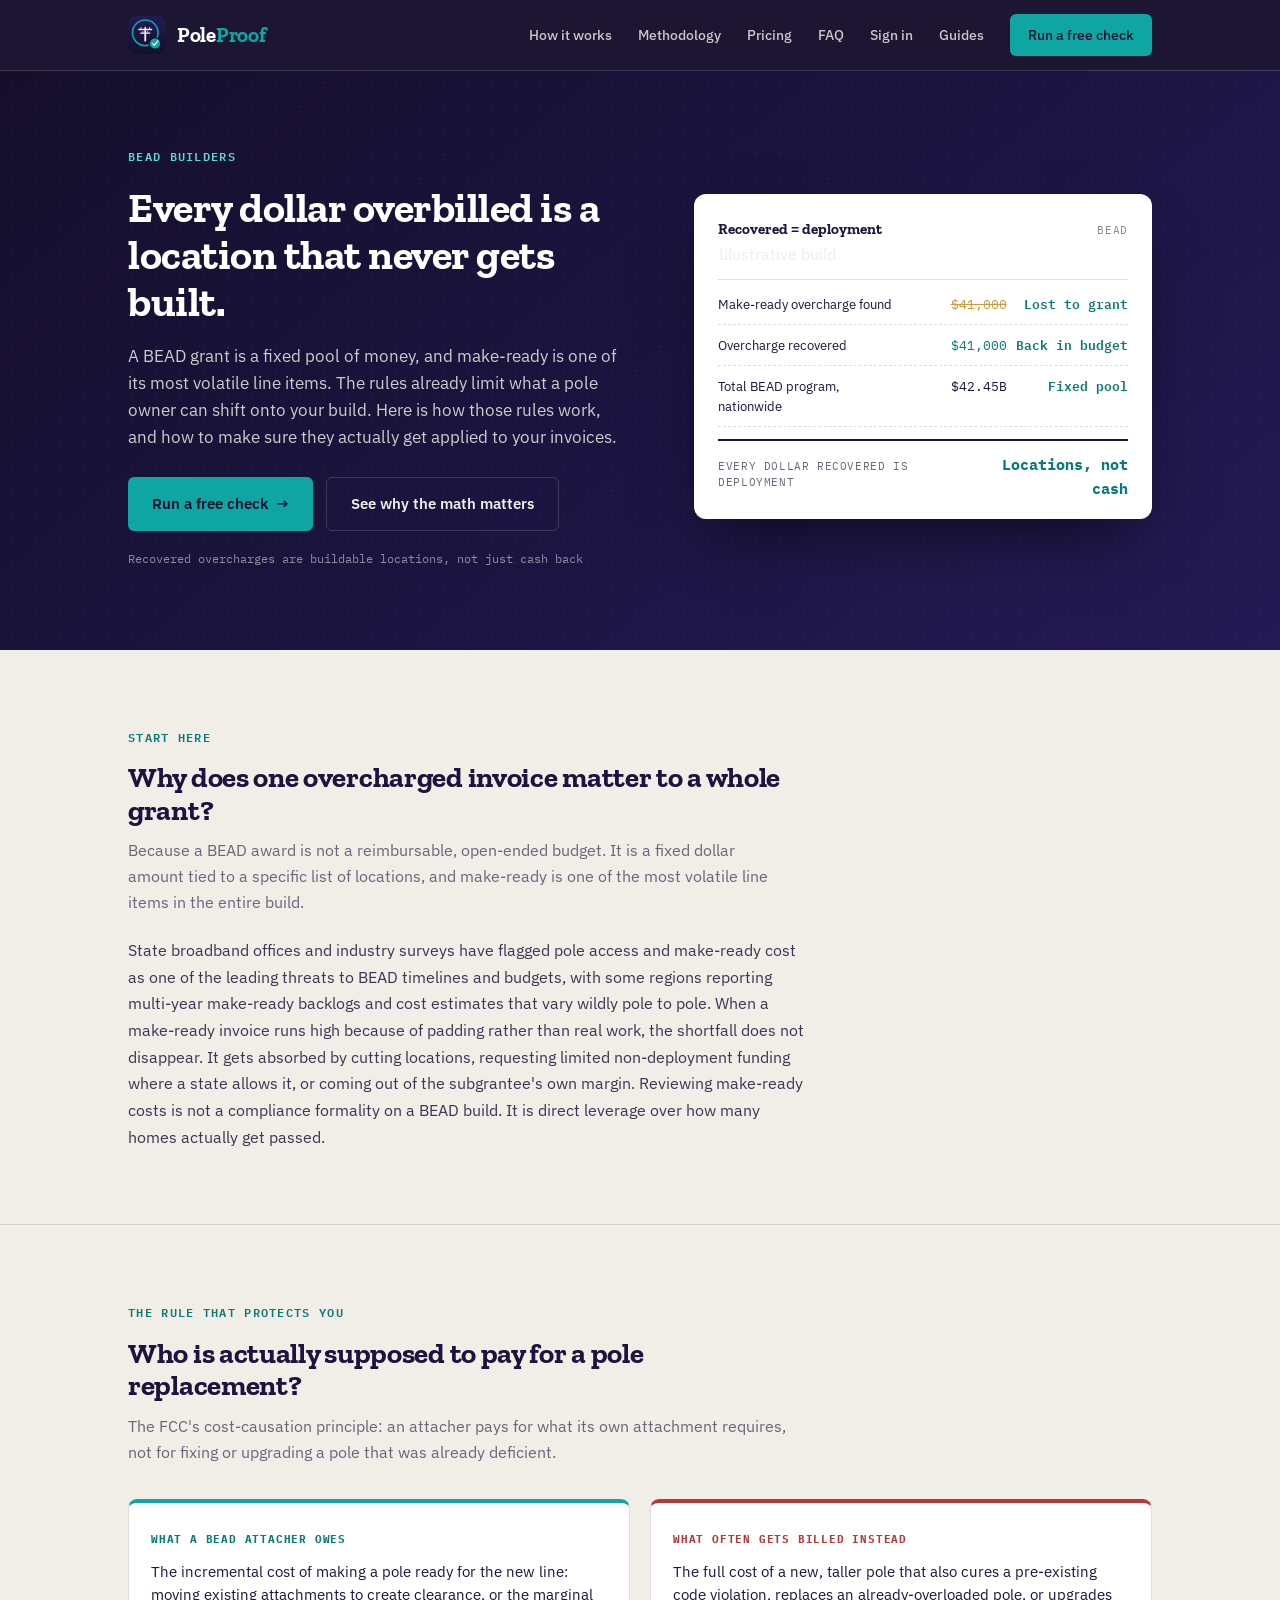
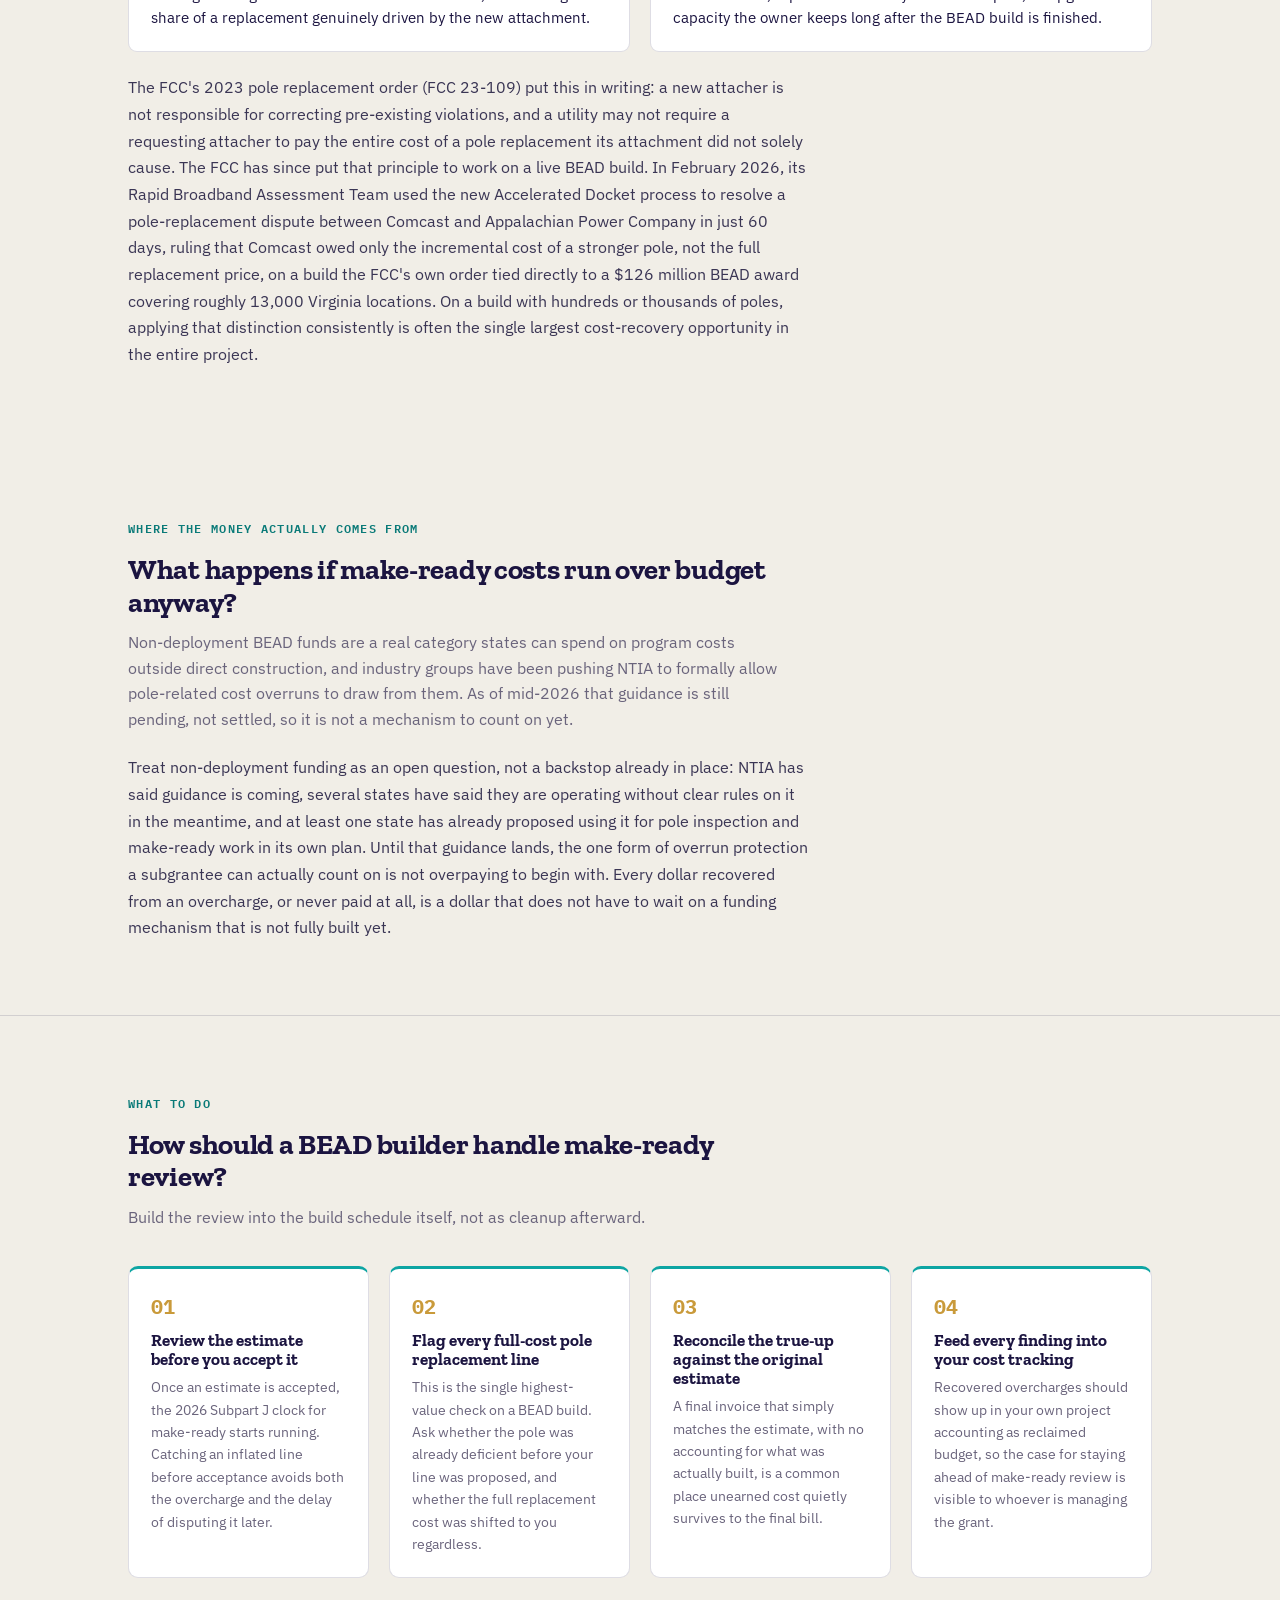
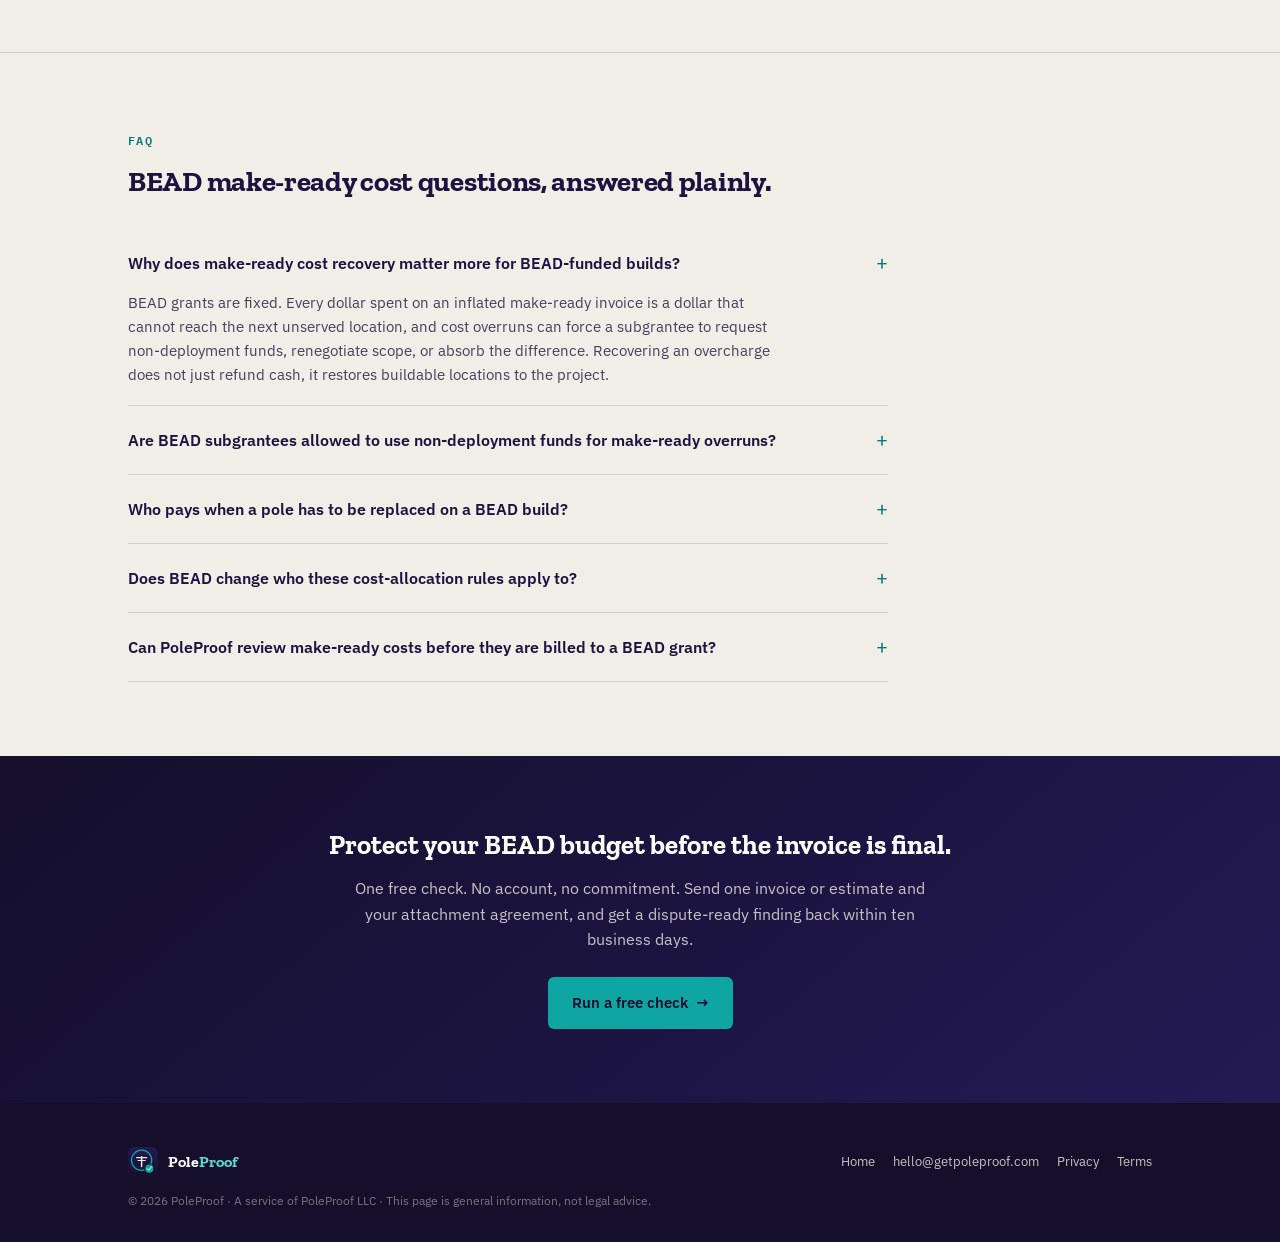
<file: bead-make-ready-cost-recovery.html>
<!DOCTYPE html>
<html lang="en">
<head>
<meta charset="UTF-8">
<meta name="viewport" content="width=device-width, initial-scale=1.0">
<title>BEAD Make-Ready Cost Recovery | PoleProof</title>
<meta name="description" content="Why make-ready overcharges hit BEAD-funded builds harder than any other build, what the FCC's cost-causation rules actually protect you from, and how to recover every dollar back into the grant.">
<meta name="robots" content="index, follow, max-image-preview:large, max-snippet:-1, max-video-preview:-1">
<meta name="author" content="PoleProof LLC">
<link rel="canonical" href="https://getpoleproof.com/bead-make-ready-cost-recovery.html">
<meta name="theme-color" content="#150f2c">
<meta property="og:type" content="article">
<meta property="og:site_name" content="PoleProof">
<meta property="og:title" content="BEAD Make-Ready Cost Recovery">
<meta property="og:description" content="Why make-ready overcharges hit BEAD-funded builds harder, what the FCC's cost-causation rules protect, and how to recover every dollar back into the grant.">
<meta property="og:url" content="https://getpoleproof.com/bead-make-ready-cost-recovery.html">
<meta property="og:image" content="https://getpoleproof.com/og-image.png">
<meta property="og:image:width" content="1200">
<meta property="og:image:height" content="630">
<meta name="twitter:card" content="summary_large_image">
<meta name="twitter:title" content="BEAD Make-Ready Cost Recovery">
<meta name="twitter:description" content="Why make-ready overcharges hit BEAD-funded builds harder, and how to recover every dollar back into the grant.">
<meta name="twitter:image" content="https://getpoleproof.com/og-image.png">
<link rel="icon" type="image/png" sizes="32x32" href="/favicon-32x32.png">
<link rel="icon" href="/favicon.ico" sizes="any">
<link rel="apple-touch-icon" href="/apple-touch-icon.png">
<link rel="preconnect" href="https://fonts.googleapis.com">
<link rel="preconnect" href="https://fonts.gstatic.com" crossorigin>
<link href="https://fonts.googleapis.com/css2?family=Zilla+Slab:wght@600;700&family=IBM+Plex+Sans:wght@400;500;600&family=IBM+Plex+Mono:wght@400;500;600&display=swap" rel="stylesheet">
<script type="application/ld+json">
{
  "@context": "https://schema.org",
  "@graph": [
    {
      "@type": "BreadcrumbList",
      "@id": "https://getpoleproof.com/bead-make-ready-cost-recovery.html#breadcrumb",
      "itemListElement": [
        { "@type": "ListItem", "position": 1, "name": "Home", "item": "https://getpoleproof.com/" },
        { "@type": "ListItem", "position": 2, "name": "BEAD make-ready cost recovery", "item": "https://getpoleproof.com/bead-make-ready-cost-recovery.html" }
      ]
    },
    {
      "@type": "Article",
      "@id": "https://getpoleproof.com/bead-make-ready-cost-recovery.html#article",
      "headline": "BEAD Make-Ready Cost Recovery",
      "description": "Why make-ready overcharges hit BEAD-funded builds harder than any other build, what the FCC's cost-causation rules actually protect you from, and how to recover every dollar back into the grant.",
      "datePublished": "2026-07-23",
      "dateModified": "2026-07-24",
      "inLanguage": "en-US",
      "author": { "@type": "Organization", "name": "PoleProof", "url": "https://getpoleproof.com/" },
      "publisher": { "@type": "Organization", "name": "PoleProof", "url": "https://getpoleproof.com/" },
      "mainEntityOfPage": "https://getpoleproof.com/bead-make-ready-cost-recovery.html",
      "about": [
        { "@type": "Thing", "name": "BEAD Program make-ready costs" },
        { "@type": "Thing", "name": "Pole attachment cost allocation (47 U.S.C. Section 224)", "url": "https://www.law.cornell.edu/uscode/text/47/224" },
        { "@type": "Thing", "name": "FCC pole replacement cost-causation order (FCC 23-109)", "url": "https://docs.fcc.gov/public/attachments/FCC-23-109A1.pdf" }
      ]
    },
    {
      "@type": "FAQPage",
      "@id": "https://getpoleproof.com/bead-make-ready-cost-recovery.html#faq",
      "mainEntity": [
        {
          "@type": "Question",
          "name": "Why does make-ready cost recovery matter more for BEAD-funded builds?",
          "acceptedAnswer": {
            "@type": "Answer",
            "text": "BEAD grants are fixed. Every dollar spent on an inflated make-ready invoice is a dollar that cannot reach the next unserved location, and cost overruns can force a subgrantee to request non-deployment funds, renegotiate scope, or absorb the difference. Recovering an overcharge does not just refund cash, it restores buildable locations to the project."
          }
        },
        {
          "@type": "Question",
          "name": "Are BEAD subgrantees allowed to use non-deployment funds for make-ready overruns?",
          "acceptedAnswer": {
            "@type": "Answer",
            "text": "Non-deployment funds are a real BEAD category, and industry groups have pushed NTIA to formally allow pole-related overruns to draw from them, but as of mid-2026 that guidance is still pending. Some states report operating without clear rules on it in the meantime. Until it is settled, do not count on it. Reviewing whether a make-ready charge was correct in the first place is the one form of cost protection a subgrantee can rely on today."
          }
        },
        {
          "@type": "Question",
          "name": "Who pays when a pole has to be replaced on a BEAD build?",
          "acceptedAnswer": {
            "@type": "Answer",
            "text": "The FCC's cost-causation rules (FCC 23-109) hold that a new attacher is not responsible for correcting pre-existing code violations, and a pole owner cannot shift the full cost of a replacement onto a single new attacher when the pole's own condition, not the attachment, is what required the replacement. In February 2026 the FCC's Accelerated Docket process applied exactly this rule to a live BEAD-connected dispute between Comcast and a pole-owning utility, confirming the attacher owed only the incremental cost of the stronger pole. The attacher generally owes only the incremental cost its own attachment causes."
          }
        },
        {
          "@type": "Question",
          "name": "Does BEAD change who these cost-allocation rules apply to?",
          "acceptedAnswer": {
            "@type": "Answer",
            "text": "Yes, for pole owners that take BEAD funding. Cooperative and municipal pole owners that were historically exempt from FCC pole attachment rules must now follow them once they accept BEAD money, across their entire pole footprint. See PoleProof's related page on cooperative and municipal pole rates after BEAD for the details."
          }
        },
        {
          "@type": "Question",
          "name": "Can PoleProof review make-ready costs before they are billed to a BEAD grant?",
          "acceptedAnswer": {
            "@type": "Answer",
            "text": "Yes. Sending the make-ready estimate for review before payment is the cheapest place to catch an overcharge, since it never has to be clawed back later. PoleProof also reviews invoices already paid and true-ups against the original estimate, and returns a dispute-ready findings report within 10 business days."
          }
        }
      ]
    }
  ]
}
</script>
<style>
:root{
  --indigo:#1b1440; --indigo2:#241a54; --deep:#150f2c;
  --teal:#0ea5a3; --teal-d:#0a7a78; --teal-light:#5fd6d4;
  --gold:#c99a3a; --red:#b23a3a;
  --paper:#f1eee7; --paper2:#e8e3d8;
  --grey:#6a647c; --grey2:#8a8598;
  --line:rgba(27,20,64,0.14); --line-light:rgba(241,238,231,0.16);
  --display:'Zilla Slab',Georgia,serif; --body:'IBM Plex Sans',system-ui,sans-serif; --mono:'IBM Plex Mono',monospace;
  --grad:linear-gradient(140deg,#150f2c 0%,#1b1440 52%,#241a54 100%);
}
*{box-sizing:border-box;}
html{scroll-behavior:smooth;}
body{margin:0;font-family:var(--body);color:var(--indigo);background:var(--paper);line-height:1.6;-webkit-font-smoothing:antialiased;}
h1,h2,h3,h4{font-family:var(--display);font-weight:700;line-height:1.12;margin:0;color:var(--indigo);}
p{line-height:1.6;}
a{color:var(--teal-d);}
.wrap{max-width:1080px;margin:0 auto;padding:0 28px;}
:focus-visible{outline:2px solid var(--teal);outline-offset:3px;border-radius:2px;}
section{padding:74px 0;}
@media(max-width:640px){section{padding:50px 0;}.wrap{padding:0 20px;}}
.rule-top{border-top:1px solid var(--line);}
.lead-p{font-size:16px;color:var(--grey);max-width:66ch;margin:12px 0 0;}
.body-p{font-size:15.5px;color:#3a3554;max-width:68ch;margin:22px 0 0;line-height:1.72;}
.eyebrow{font-family:var(--mono);font-size:12px;letter-spacing:1.3px;text-transform:uppercase;color:var(--teal-d);font-weight:600;display:inline-block;}
.dark .eyebrow{color:var(--teal-light);}
.btn{display:inline-flex;align-items:center;gap:8px;font-weight:600;font-size:15px;text-decoration:none;padding:14px 24px;border-radius:6px;transition:transform .15s ease,background-color .15s ease,box-shadow .15s ease,border-color .15s ease;cursor:pointer;border:none;}
.btn:hover{transform:translateY(-1px);}
.btn-primary{background:var(--teal);color:var(--deep);}
.btn-primary:hover{background:#12b8b6;box-shadow:0 10px 24px -8px rgba(14,165,163,.6);}
.btn-ghost{background:transparent;color:var(--paper);border:1.5px solid var(--line-light);}
.btn-ghost:hover{border-color:var(--teal);color:var(--teal-light);}
.arrow{transition:transform .15s ease;}
.btn:hover .arrow{transform:translateX(3px);}
nav{position:sticky;top:0;z-index:60;background:rgba(21,15,44,0.97);backdrop-filter:blur(8px);border-bottom:1px solid var(--line-light);}
nav .wrap{display:flex;align-items:center;justify-content:space-between;height:70px;}
.brand{display:flex;align-items:center;gap:11px;text-decoration:none;}
.brand svg{width:38px;height:38px;flex-shrink:0;}
.brand .wm{font-family:var(--display);font-weight:700;font-size:21px;color:#fff;letter-spacing:-.3px;}
.brand .wm span{color:var(--teal);}
.navlinks{display:flex;align-items:center;gap:26px;}
.navlinks a{color:rgba(241,238,231,.82);text-decoration:none;font-size:14px;font-weight:500;}
.navlinks a:not(.nav-cta):hover{color:#fff;}
.nav-cta{background:var(--teal);color:var(--deep)!important;padding:10px 18px;border-radius:6px;font-weight:600;}
.nav-cta:hover{background:#12b8b6;}
@media(max-width:820px){.navlinks a:not(.nav-cta){display:none;}}
.hero{background:var(--grad);color:var(--paper);padding:72px 0 80px;position:relative;overflow:hidden;}
.hero::after{content:"";position:absolute;inset:0;opacity:.06;background-image:radial-gradient(rgba(255,255,255,.7) 1px,transparent 1px);background-size:24px 24px;pointer-events:none;}
.hero .wrap{position:relative;z-index:1;display:grid;grid-template-columns:1.06fr .94fr;gap:50px;align-items:center;}
@media(max-width:900px){.hero .wrap{grid-template-columns:1fr;gap:38px;}}
.hero h1{font-size:42px;color:#fff;margin:15px 0 18px;letter-spacing:-.5px;}
@media(max-width:640px){.hero h1{font-size:30px;}}
.hero .lede{font-size:17px;color:rgba(241,238,231,.84);max-width:50ch;margin:0 0 26px;}
.hero-ctas{display:flex;gap:13px;flex-wrap:wrap;margin-bottom:18px;}
.hero-note{font-family:var(--mono);font-size:12px;color:rgba(241,238,231,.55);line-height:1.7;}
.ledger{background:#fff;border-radius:12px;padding:22px 24px 18px;box-shadow:0 30px 60px -22px rgba(0,0,0,.6);position:relative;}
.ledger .lhead{display:flex;justify-content:space-between;align-items:baseline;border-bottom:1px solid var(--line);padding-bottom:11px;margin-bottom:4px;}
.ledger .lhead b{font-family:var(--display);font-size:15px;color:var(--indigo);}
.ledger .lhead>span{font-family:var(--mono);font-size:10.5px;text-transform:uppercase;letter-spacing:.7px;color:var(--grey2);}
.lrow{display:grid;grid-template-columns:1.55fr .8fr .95fr;align-items:baseline;padding:10px 0;border-bottom:1px dashed var(--line);font-size:12.5px;gap:8px;}
.lrow .it{color:var(--indigo);}
.lrow .inv{font-family:var(--mono);text-align:right;color:var(--gold);}
.lrow .inv.struck{text-decoration:line-through;text-decoration-color:var(--gold);}
.lrow .inv.plain{color:var(--indigo);text-decoration:none;}
.lrow .alw{font-family:var(--mono);text-align:right;color:var(--teal-d);font-weight:600;}
.lrow .lbl{font-family:var(--mono);font-size:10px;letter-spacing:.5px;text-transform:uppercase;color:var(--grey2);font-weight:400;}
.ltot{display:flex;justify-content:space-between;align-items:baseline;margin-top:12px;padding-top:12px;border-top:2px solid var(--indigo);gap:12px;}
.ltot .lb{font-family:var(--mono);font-size:10.5px;text-transform:uppercase;letter-spacing:.6px;color:var(--grey);}
.ltot .am{font-family:var(--mono);font-weight:700;font-size:15px;color:var(--teal-d);text-align:right;}
.section-head{max-width:680px;}
.section-head h2{font-size:29px;letter-spacing:-.3px;margin-top:12px;}
.stats{background:var(--paper);}
.stat-row{display:grid;grid-template-columns:repeat(3,1fr);gap:22px;margin-top:34px;}
@media(max-width:800px){.stat-row{grid-template-columns:1fr;}}
.stat-card{background:#fff;border:1px solid var(--line);border-radius:10px;padding:22px 20px;}
.stat-card .num{font-family:var(--display);font-size:21px;font-weight:700;color:var(--teal-d);}
.stat-card .lbl{font-size:13.5px;color:#443f5c;margin-top:8px;line-height:1.55;}
.stat-card .src{font-size:11px;color:var(--grey2);margin-top:12px;font-style:italic;}
.method{background:var(--grad);color:var(--paper);}
.method .section-head h2{color:#fff;}
.method .lead-p{color:rgba(241,238,231,.8);}
.steps{display:grid;grid-template-columns:repeat(auto-fit,minmax(232px,1fr));gap:20px;margin-top:36px;}
.step{background:#fff;border:1px solid var(--line);border-radius:10px;padding:22px;border-top:3px solid var(--teal);}
.step .n{font-family:var(--mono);font-size:20px;font-weight:700;color:var(--gold);}
.step h3{font-size:17px;margin:8px 0 7px;}
.step p{font-size:14px;color:var(--grey);margin:0;line-height:1.6;}
.stakes{display:grid;grid-template-columns:1fr 1fr;gap:20px;margin-top:34px;}
@media(max-width:760px){.stakes{grid-template-columns:1fr;}}
.stake{background:#fff;border:1px solid var(--line);border-top:4px solid var(--teal);border-radius:9px;padding:22px;}
.stake.neg{border-top-color:var(--red);}
.stake .se{font-family:var(--mono);font-size:11px;letter-spacing:.8px;text-transform:uppercase;font-weight:700;color:var(--teal-d);}
.stake.neg .se{color:var(--red);}
.stake p{font-size:14.5px;color:var(--indigo);margin:9px 0 0;}
.faq-list{max-width:760px;margin-top:32px;}
.faq-list details{border-bottom:1px solid var(--line);padding:18px 0;}
.faq-list summary{cursor:pointer;font-weight:600;font-size:15.5px;list-style:none;display:flex;justify-content:space-between;align-items:center;color:var(--indigo);gap:16px;}
.faq-list summary::-webkit-details-marker{display:none;}
.faq-list .pm{color:var(--teal-d);font-weight:400;font-size:20px;}
.faq-list .ans{font-size:14.5px;color:#443f5c;margin-top:12px;line-height:1.65;max-width:72ch;}
.ctaband{background:var(--grad);color:#fff;text-align:center;}
.ctaband h2{color:#fff;font-size:27px;margin-bottom:12px;}
.ctaband p{color:rgba(241,238,231,.8);margin-bottom:24px;max-width:60ch;margin-left:auto;margin-right:auto;}
footer{background:var(--deep);color:rgba(241,238,231,.6);padding:44px 0 32px;}
footer .wrap{display:flex;justify-content:space-between;flex-wrap:wrap;gap:16px;font-size:13px;align-items:center;}
footer .f-brand{display:flex;align-items:center;gap:10px;}
footer .f-brand .wm{font-family:var(--display);font-weight:700;color:#fff;font-size:16px;}
footer .f-brand .wm span{color:var(--teal-light);}
footer .flinks a{color:rgba(241,238,231,.8);text-decoration:none;margin-left:18px;}
footer .flinks a:first-child{margin-left:0;}
@media(prefers-reduced-motion:reduce){html{scroll-behavior:auto;}.btn,.btn:hover{transition:none;transform:none;}}
</style>
</head>
<body>
<nav>
  <div class="wrap">
    <a class="brand" href="index.html" aria-label="PoleProof home"><svg viewBox="0 0 300 300" xmlns="http://www.w3.org/2000/svg" aria-hidden="true"><defs><linearGradient id="lg" x1="0" y1="0" x2="0" y2="1"><stop offset="0" stop-color="#241a54"/><stop offset="1" stop-color="#150f2c"/></linearGradient></defs><rect width="300" height="300" rx="66" fill="url(#lg)"/><g transform="translate(150,150) scale(1.2) translate(-161.5,-154.5)"><circle cx="150" cy="140" r="84" fill="none" stroke="#0ea5a3" stroke-width="11"/><g stroke="#f1eee7" stroke-linecap="round" fill="#f1eee7"><line x1="150" y1="110" x2="150" y2="192" stroke-width="12"/><line x1="108" y1="118" x2="192" y2="118" stroke-width="10"/><line x1="122" y1="118" x2="122" y2="104" stroke-width="5"/><line x1="150" y1="118" x2="150" y2="102" stroke-width="5"/><line x1="178" y1="118" x2="178" y2="104" stroke-width="5"/><line x1="120" y1="142" x2="180" y2="142" stroke-width="9"/><line x1="134" y1="142" x2="134" y2="131" stroke-width="4.5"/><line x1="166" y1="142" x2="166" y2="131" stroke-width="4.5"/></g><circle cx="214" cy="210" r="43" fill="#150f2c"/><circle cx="214" cy="210" r="34" fill="#0ea5a3"/><path d="M197 210 L209 223 L233 193" fill="none" stroke="#fff" stroke-width="8" stroke-linecap="round" stroke-linejoin="round"/></g></svg>
      <span class="wm">Pole<span>Proof</span></span>
    </a>
    <div class="navlinks">
      <a href="index.html#how">How it works</a>
      <a href="index.html#method">Methodology</a>
      <a href="index.html#pricing">Pricing</a>
      <a href="index.html#faq">FAQ</a>
      <a href="index.html#login">Sign in</a>
      <a href="index.html#guides">Guides</a>
      <a class="nav-cta" href="index.html#check">Run a free check</a>
    </div>
  </div>
</nav>

<header class="hero" id="top">
  <div class="wrap">
    <div>
      <span class="eyebrow" style="color:var(--teal-light);">BEAD builders</span>
      <h1>Every dollar overbilled is a location that never gets built.</h1>
      <p class="lede">A BEAD grant is a fixed pool of money, and make-ready is one of its most volatile line items. The rules already limit what a pole owner can shift onto your build. Here is how those rules work, and how to make sure they actually get applied to your invoices.</p>
      <div class="hero-ctas">
        <a class="btn btn-primary" href="index.html#check">Run a free check <span class="arrow">&rarr;</span></a>
        <a class="btn btn-ghost" href="#math">See why the math matters</a>
      </div>
      <div class="hero-note">Recovered overcharges are buildable locations, not just cash back</div>
    </div>
    <div class="ledger" role="img" aria-label="Example showing how a recovered make-ready overcharge converts back into buildable BEAD locations against the fixed size of the BEAD program">
      <div class="lhead"><div><b>Recovered = deployment</b><br><span>Illustrative build</span></div><span>BEAD</span></div>
      <div class="lrow"><span class="it">Make-ready overcharge found</span><span class="inv struck">$41,000</span><span class="alw">Lost to grant</span></div>
      <div class="lrow"><span class="it">Overcharge recovered</span><span class="inv plain" style="color:var(--teal-d);">$41,000</span><span class="alw">Back in budget</span></div>
      <div class="lrow"><span class="it">Total BEAD program, nationwide</span><span class="inv plain">$42.45B</span><span class="alw">Fixed pool</span></div>
      <div class="ltot"><span class="lb">Every dollar recovered is deployment</span><span class="am">Locations, not cash</span></div>
    </div>
  </div>
</header>

<section id="math">
  <div class="wrap">
    <div class="section-head">
      <span class="eyebrow">Start here</span>
      <h2>Why does one overcharged invoice matter to a whole grant?</h2>
      <p class="lead-p">Because a BEAD award is not a reimbursable, open-ended budget. It is a fixed dollar amount tied to a specific list of locations, and make-ready is one of the most volatile line items in the entire build.</p>
    </div>
    <p class="body-p">State broadband offices and industry surveys have flagged pole access and make-ready cost as one of the leading threats to BEAD timelines and budgets, with some regions reporting multi-year make-ready backlogs and cost estimates that vary wildly pole to pole. When a make-ready invoice runs high because of padding rather than real work, the shortfall does not disappear. It gets absorbed by cutting locations, requesting limited non-deployment funding where a state allows it, or coming out of the subgrantee's own margin. Reviewing make-ready costs is not a compliance formality on a BEAD build. It is direct leverage over how many homes actually get passed.</p>
  </div>
</section>

<section class="stats rule-top" id="who-pays">
  <div class="wrap">
    <div class="section-head">
      <span class="eyebrow">The rule that protects you</span>
      <h2>Who is actually supposed to pay for a pole replacement?</h2>
      <p class="lead-p">The FCC's cost-causation principle: an attacher pays for what its own attachment requires, not for fixing or upgrading a pole that was already deficient.</p>
    </div>
    <div class="stakes">
      <div class="stake"><span class="se">What a BEAD attacher owes</span><p>The incremental cost of making a pole ready for the new line: moving existing attachments to create clearance, or the marginal share of a replacement genuinely driven by the new attachment.</p></div>
      <div class="stake neg"><span class="se">What often gets billed instead</span><p>The full cost of a new, taller pole that also cures a pre-existing code violation, replaces an already-overloaded pole, or upgrades capacity the owner keeps long after the BEAD build is finished.</p></div>
    </div>
    <p class="body-p">The FCC's 2023 pole replacement order (FCC 23-109) put this in writing: a new attacher is not responsible for correcting pre-existing violations, and a utility may not require a requesting attacher to pay the entire cost of a pole replacement its attachment did not solely cause. The FCC has since put that principle to work on a live BEAD build. In February 2026, its Rapid Broadband Assessment Team used the new Accelerated Docket process to resolve a pole-replacement dispute between Comcast and Appalachian Power Company in just 60 days, ruling that Comcast owed only the incremental cost of a stronger pole, not the full replacement price, on a build the FCC's own order tied directly to a $126 million BEAD award covering roughly 13,000 Virginia locations. On a build with hundreds or thousands of poles, applying that distinction consistently is often the single largest cost-recovery opportunity in the entire project.</p>
  </div>
</section>

<section id="funding">
  <div class="wrap">
    <div class="section-head">
      <span class="eyebrow">Where the money actually comes from</span>
      <h2>What happens if make-ready costs run over budget anyway?</h2>
      <p class="lead-p">Non-deployment BEAD funds are a real category states can spend on program costs outside direct construction, and industry groups have been pushing NTIA to formally allow pole-related cost overruns to draw from them. As of mid-2026 that guidance is still pending, not settled, so it is not a mechanism to count on yet.</p>
    </div>
    <p class="body-p">Treat non-deployment funding as an open question, not a backstop already in place: NTIA has said guidance is coming, several states have said they are operating without clear rules on it in the meantime, and at least one state has already proposed using it for pole inspection and make-ready work in its own plan. Until that guidance lands, the one form of overrun protection a subgrantee can actually count on is not overpaying to begin with. Every dollar recovered from an overcharge, or never paid at all, is a dollar that does not have to wait on a funding mechanism that is not fully built yet.</p>
  </div>
</section>

<section class="rule-top" id="do">
  <div class="wrap">
    <div class="section-head">
      <span class="eyebrow">What to do</span>
      <h2>How should a BEAD builder handle make-ready review?</h2>
      <p class="lead-p">Build the review into the build schedule itself, not as cleanup afterward.</p>
    </div>
    <div class="steps">
      <div class="step"><div class="n">01</div><h3>Review the estimate before you accept it</h3><p>Once an estimate is accepted, the 2026 Subpart J clock for make-ready starts running. Catching an inflated line before acceptance avoids both the overcharge and the delay of disputing it later.</p></div>
      <div class="step"><div class="n">02</div><h3>Flag every full-cost pole replacement line</h3><p>This is the single highest-value check on a BEAD build. Ask whether the pole was already deficient before your line was proposed, and whether the full replacement cost was shifted to you regardless.</p></div>
      <div class="step"><div class="n">03</div><h3>Reconcile the true-up against the original estimate</h3><p>A final invoice that simply matches the estimate, with no accounting for what was actually built, is a common place unearned cost quietly survives to the final bill.</p></div>
      <div class="step"><div class="n">04</div><h3>Feed every finding into your cost tracking</h3><p>Recovered overcharges should show up in your own project accounting as reclaimed budget, so the case for staying ahead of make-ready review is visible to whoever is managing the grant.</p></div>
    </div>
  </div>
</section>

<section id="faq" class="rule-top">
  <div class="wrap">
    <div class="section-head">
      <span class="eyebrow">FAQ</span>
      <h2>BEAD make-ready cost questions, answered plainly.</h2>
    </div>
    <div class="faq-list">
      <details open><summary>Why does make-ready cost recovery matter more for BEAD-funded builds? <span class="pm">+</span></summary><div class="ans">BEAD grants are fixed. Every dollar spent on an inflated make-ready invoice is a dollar that cannot reach the next unserved location, and cost overruns can force a subgrantee to request non-deployment funds, renegotiate scope, or absorb the difference. Recovering an overcharge does not just refund cash, it restores buildable locations to the project.</div></details>
      <details><summary>Are BEAD subgrantees allowed to use non-deployment funds for make-ready overruns? <span class="pm">+</span></summary><div class="ans">Non-deployment funds are a real BEAD category, and industry groups have pushed NTIA to formally allow pole-related overruns to draw from them, but as of mid-2026 that guidance is still pending. Some states report operating without clear rules on it in the meantime. Until it is settled, do not count on it. Reviewing whether a make-ready charge was correct in the first place is the one form of cost protection a subgrantee can rely on today.</div></details>
      <details><summary>Who pays when a pole has to be replaced on a BEAD build? <span class="pm">+</span></summary><div class="ans">The FCC's cost-causation rules (FCC 23-109) hold that a new attacher is not responsible for correcting pre-existing code violations, and a pole owner cannot shift the full cost of a replacement onto a single new attacher when the pole's own condition, not the attachment, is what required the replacement. In February 2026 the FCC's Accelerated Docket process applied exactly this rule to a live BEAD-connected dispute between Comcast and a pole-owning utility, confirming the attacher owed only the incremental cost of the stronger pole. The attacher generally owes only the incremental cost its own attachment causes.</div></details>
      <details><summary>Does BEAD change who these cost-allocation rules apply to? <span class="pm">+</span></summary><div class="ans">Yes, for pole owners that take BEAD funding. Cooperative and municipal pole owners that were historically exempt from FCC pole attachment rules must now follow them once they accept BEAD money, across their entire pole footprint. See PoleProof's related page on cooperative and municipal pole rates after BEAD for the details.</div></details>
      <details><summary>Can PoleProof review make-ready costs before they are billed to a BEAD grant? <span class="pm">+</span></summary><div class="ans">Yes. Sending the make-ready estimate for review before payment is the cheapest place to catch an overcharge, since it never has to be clawed back later. PoleProof also reviews invoices already paid and true-ups against the original estimate, and returns a dispute-ready findings report within 10 business days.</div></details>
    </div>
  </div>
</section>

<section class="ctaband">
  <div class="wrap">
    <h2>Protect your BEAD budget before the invoice is final.</h2>
    <p>One free check. No account, no commitment. Send one invoice or estimate and your attachment agreement, and get a dispute-ready finding back within ten business days.</p>
    <a class="btn btn-primary" href="index.html#check">Run a free check <span class="arrow">&rarr;</span></a>
  </div>
</section>

<footer>
  <div class="wrap">
    <div class="f-brand"><svg viewBox="0 0 300 300" width="30" height="30" xmlns="http://www.w3.org/2000/svg" aria-hidden="true"><defs><linearGradient id="lgf" x1="0" y1="0" x2="0" y2="1"><stop offset="0" stop-color="#241a54"/><stop offset="1" stop-color="#150f2c"/></linearGradient></defs><rect width="300" height="300" rx="66" fill="url(#lgf)"/><g transform="translate(150,150) scale(1.2) translate(-161.5,-154.5)"><circle cx="150" cy="140" r="84" fill="none" stroke="#0ea5a3" stroke-width="11"/><g stroke="#f1eee7" stroke-linecap="round" fill="#f1eee7"><line x1="150" y1="110" x2="150" y2="192" stroke-width="12"/><line x1="108" y1="118" x2="192" y2="118" stroke-width="10"/><line x1="120" y1="142" x2="180" y2="142" stroke-width="9"/></g><circle cx="214" cy="210" r="43" fill="#150f2c"/><circle cx="214" cy="210" r="34" fill="#0ea5a3"/><path d="M197 210 L209 223 L233 193" fill="none" stroke="#fff" stroke-width="8" stroke-linecap="round" stroke-linejoin="round"/></g></svg>
      <span class="wm">Pole<span>Proof</span></span>
    </div>
    <span class="flinks"><a href="index.html">Home</a><a href="mailto:hello@getpoleproof.com">hello@getpoleproof.com</a><a href="privacy.html">Privacy</a><a href="terms.html">Terms</a></span>
  </div>
  <div class="wrap" style="margin-top:14px;font-size:12px;color:rgba(241,238,231,.45);">&copy; 2026 PoleProof &middot; A service of PoleProof LLC &middot; This page is general information, not legal advice.</div>
</footer>

</body>
</html>
</file>
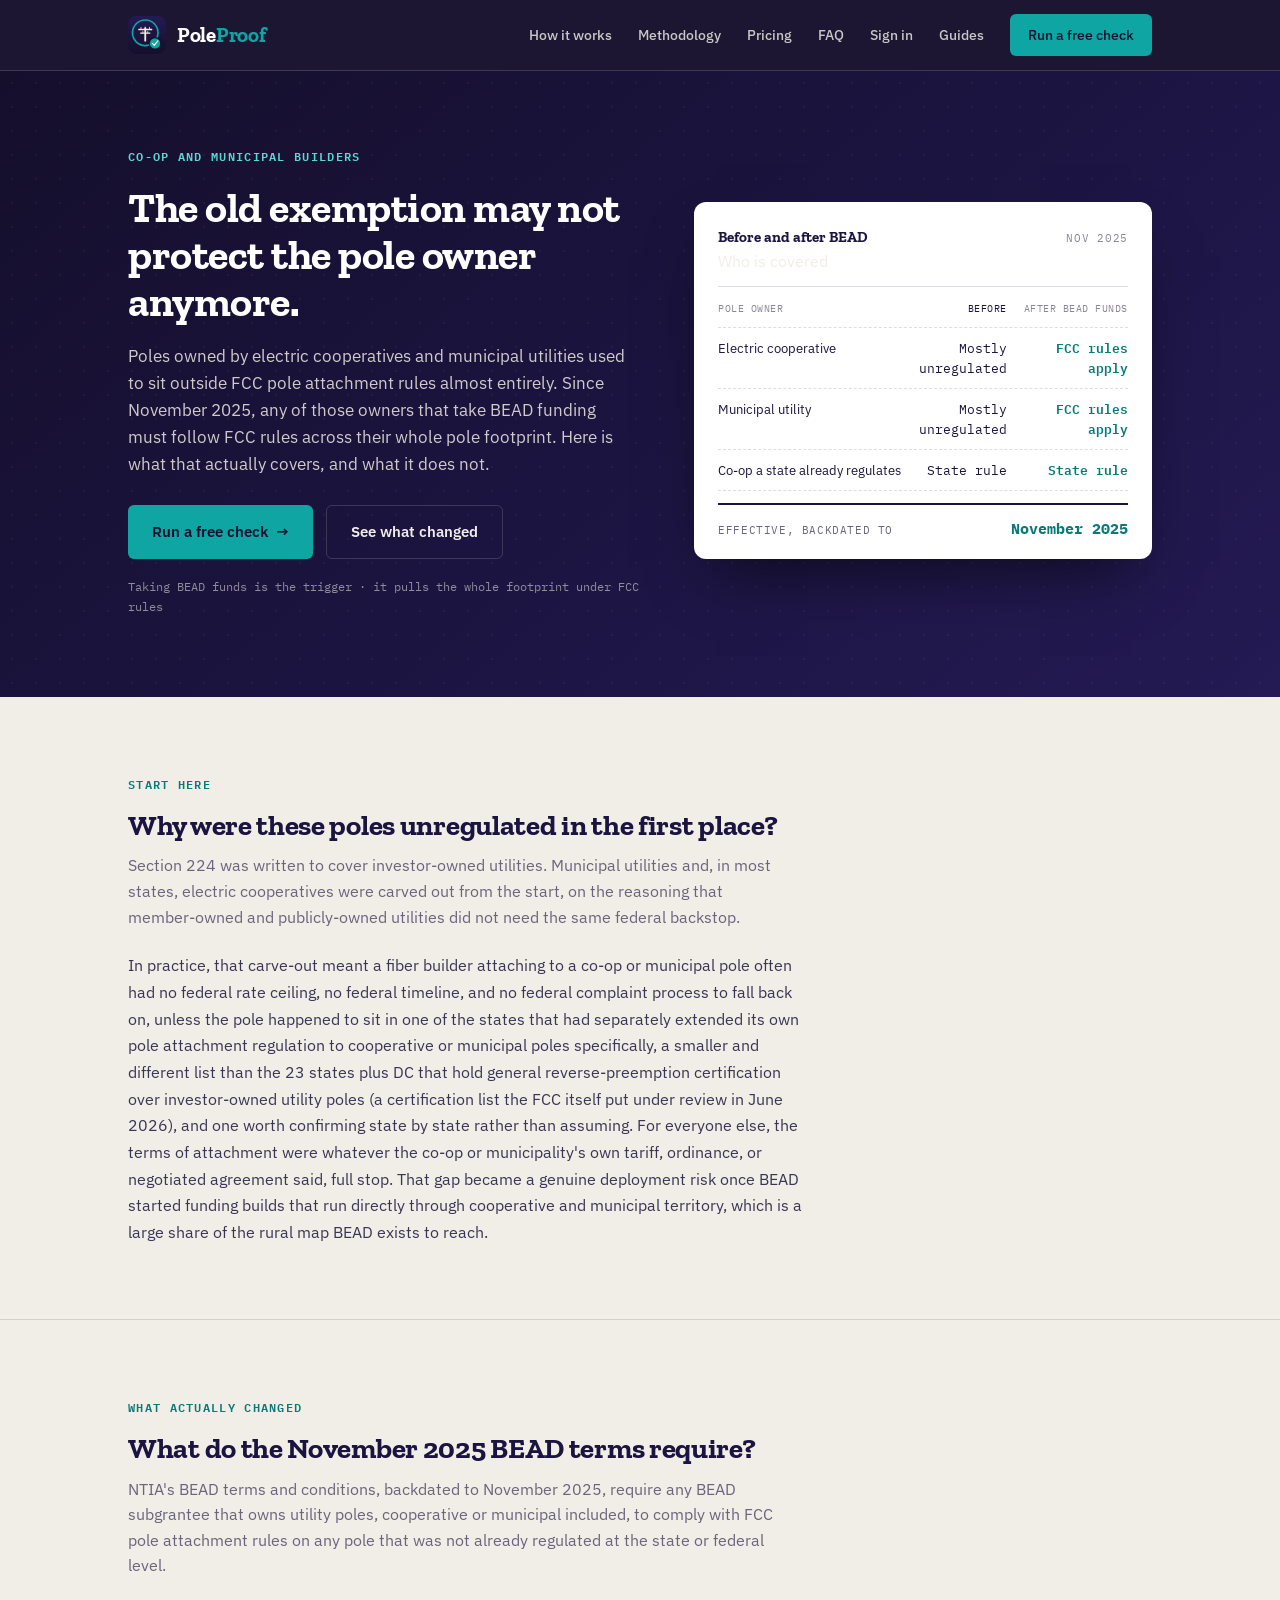
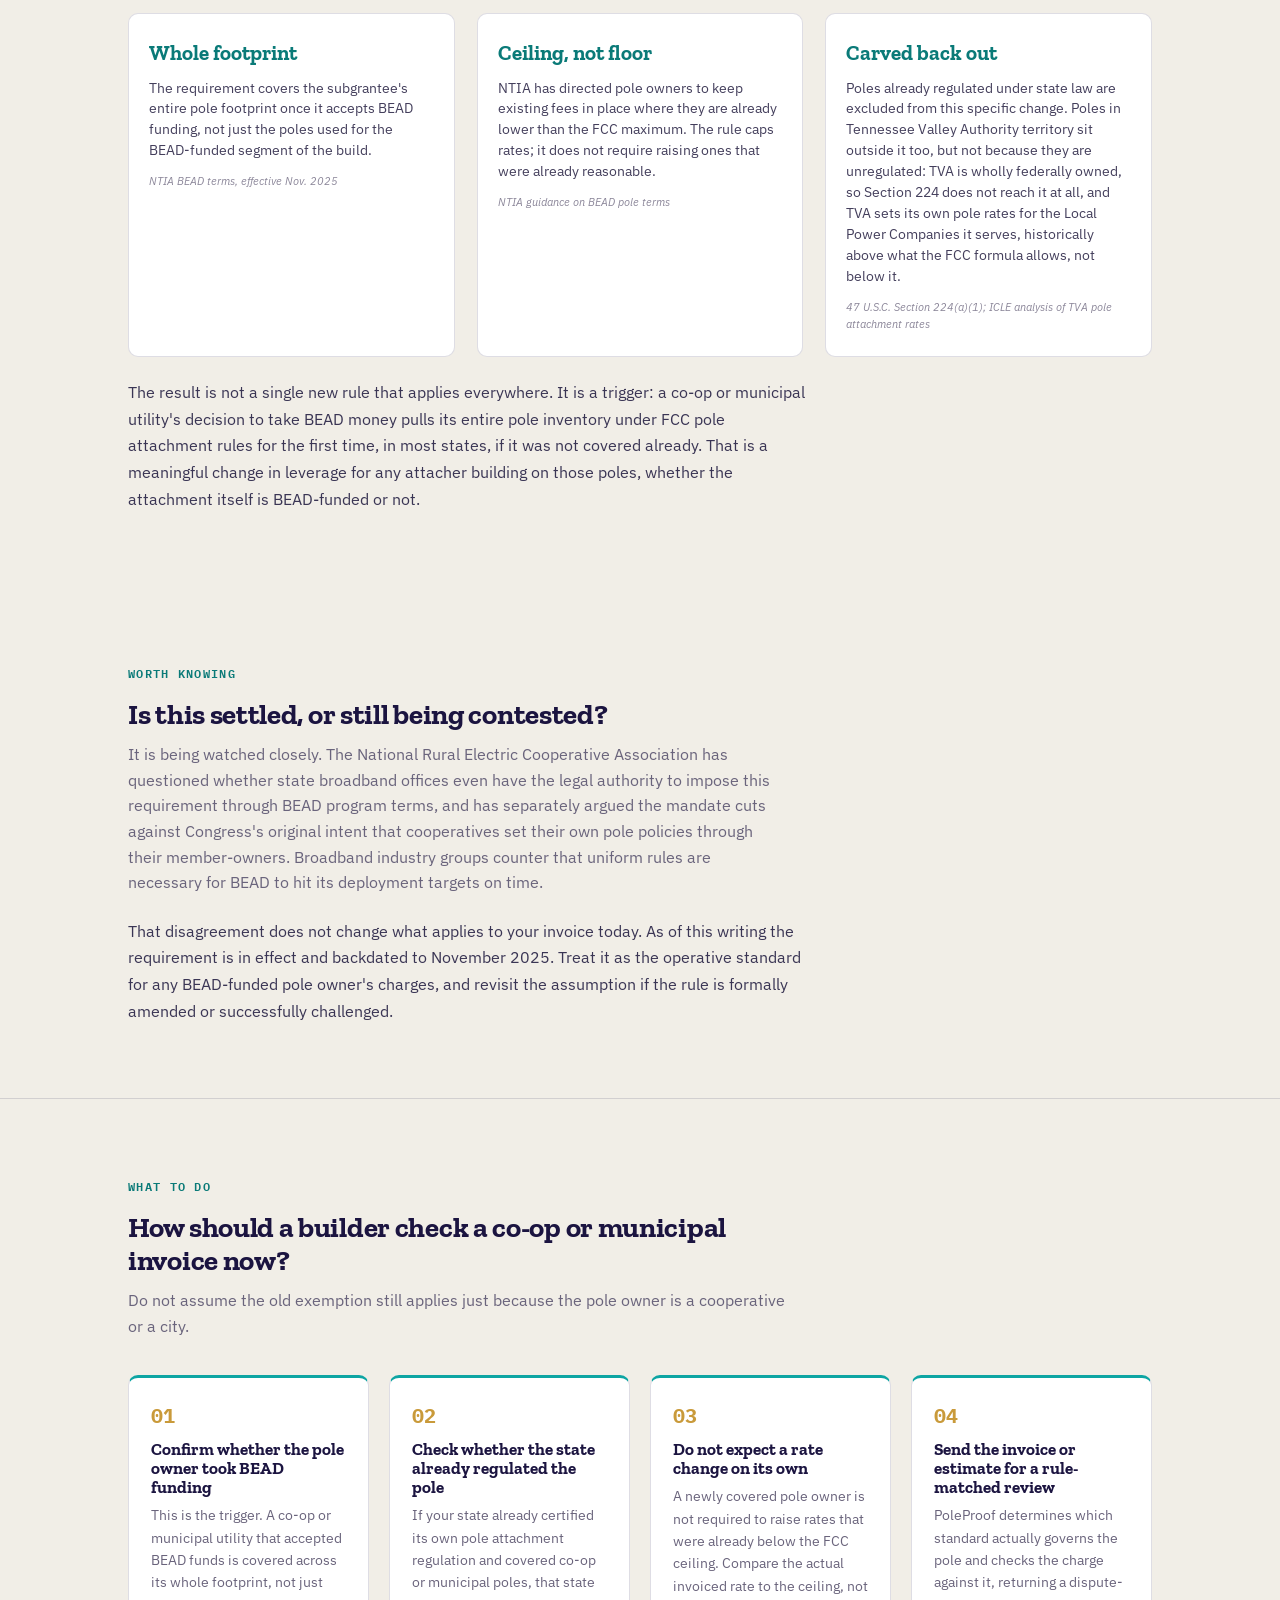
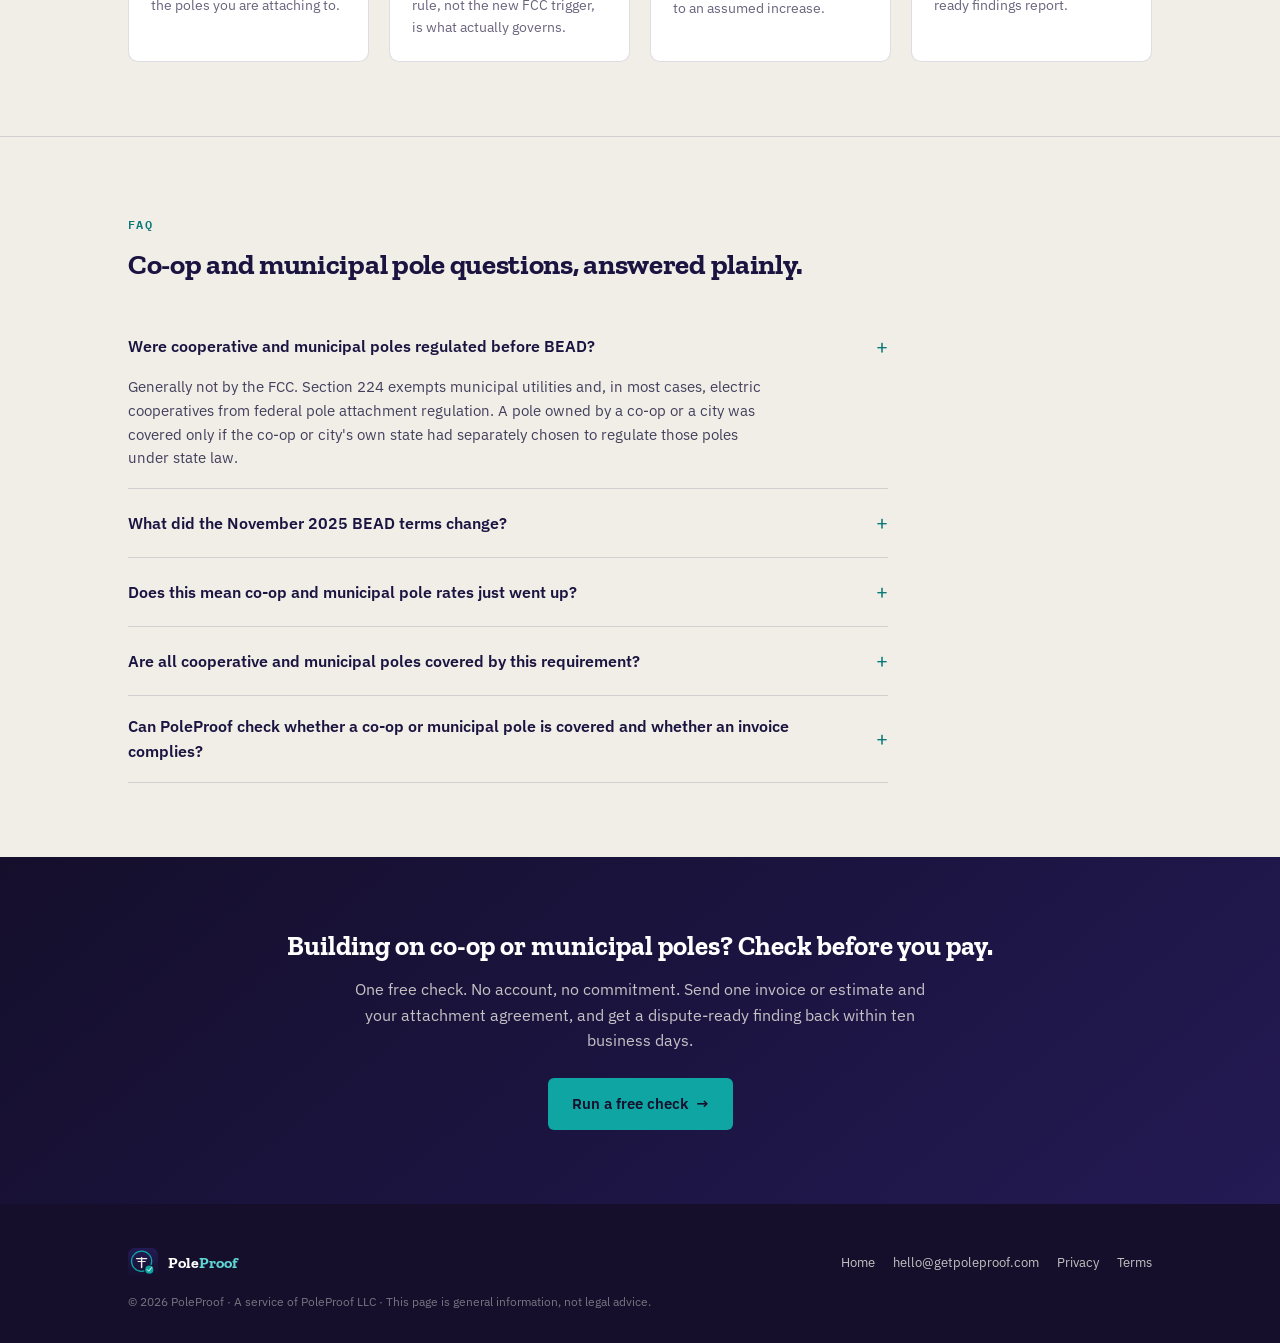
<file: cooperative-municipal-pole-rates-after-bead.html>
<!DOCTYPE html>
<html lang="en">
<head>
<meta charset="UTF-8">
<meta name="viewport" content="width=device-width, initial-scale=1.0">
<title>Cooperative and Municipal Pole Rates After BEAD | PoleProof</title>
<meta name="description" content="Why electric cooperative and municipal poles used to sit outside FCC pole attachment rules, what the November 2025 BEAD terms changed, and what it means for your make-ready invoices.">
<meta name="robots" content="index, follow, max-image-preview:large, max-snippet:-1, max-video-preview:-1">
<meta name="author" content="PoleProof LLC">
<link rel="canonical" href="https://getpoleproof.com/cooperative-municipal-pole-rates-after-bead.html">
<meta name="theme-color" content="#150f2c">
<meta property="og:type" content="article">
<meta property="og:site_name" content="PoleProof">
<meta property="og:title" content="Cooperative and Municipal Pole Rates After BEAD">
<meta property="og:description" content="Why co-op and municipal poles used to sit outside FCC rules, what the November 2025 BEAD terms changed, and what it means for your invoices.">
<meta property="og:url" content="https://getpoleproof.com/cooperative-municipal-pole-rates-after-bead.html">
<meta property="og:image" content="https://getpoleproof.com/og-image.png">
<meta property="og:image:width" content="1200">
<meta property="og:image:height" content="630">
<meta name="twitter:card" content="summary_large_image">
<meta name="twitter:title" content="Cooperative and Municipal Pole Rates After BEAD">
<meta name="twitter:description" content="Why co-op and municipal poles used to sit outside FCC rules, and what the November 2025 BEAD terms changed.">
<meta name="twitter:image" content="https://getpoleproof.com/og-image.png">
<link rel="icon" type="image/png" sizes="32x32" href="/favicon-32x32.png">
<link rel="icon" href="/favicon.ico" sizes="any">
<link rel="apple-touch-icon" href="/apple-touch-icon.png">
<link rel="preconnect" href="https://fonts.googleapis.com">
<link rel="preconnect" href="https://fonts.gstatic.com" crossorigin>
<link href="https://fonts.googleapis.com/css2?family=Zilla+Slab:wght@600;700&family=IBM+Plex+Sans:wght@400;500;600&family=IBM+Plex+Mono:wght@400;500;600&display=swap" rel="stylesheet">
<script type="application/ld+json">
{
  "@context": "https://schema.org",
  "@graph": [
    {
      "@type": "BreadcrumbList",
      "@id": "https://getpoleproof.com/cooperative-municipal-pole-rates-after-bead.html#breadcrumb",
      "itemListElement": [
        { "@type": "ListItem", "position": 1, "name": "Home", "item": "https://getpoleproof.com/" },
        { "@type": "ListItem", "position": 2, "name": "Cooperative and municipal pole rates after BEAD", "item": "https://getpoleproof.com/cooperative-municipal-pole-rates-after-bead.html" }
      ]
    },
    {
      "@type": "Article",
      "@id": "https://getpoleproof.com/cooperative-municipal-pole-rates-after-bead.html#article",
      "headline": "Cooperative and Municipal Pole Rates After BEAD",
      "description": "Why electric cooperative and municipal poles used to sit outside FCC pole attachment rules, what the November 2025 BEAD terms changed, and what it means for your make-ready invoices.",
      "datePublished": "2026-07-23",
      "dateModified": "2026-07-24",
      "inLanguage": "en-US",
      "author": { "@type": "Organization", "name": "PoleProof", "url": "https://getpoleproof.com/" },
      "publisher": { "@type": "Organization", "name": "PoleProof", "url": "https://getpoleproof.com/" },
      "mainEntityOfPage": "https://getpoleproof.com/cooperative-municipal-pole-rates-after-bead.html",
      "about": [
        { "@type": "Thing", "name": "Electric cooperative and municipal utility pole attachment regulation (47 U.S.C. Section 224(a)(1))", "url": "https://www.law.cornell.edu/uscode/text/47/224" },
        { "@type": "Thing", "name": "BEAD Program General Terms and Conditions, pole attachment requirement (Nov. 2025)", "url": "https://www.dwt.com/blogs/broadband-advisor/2026/04/ntia-bead-rules-fcc-pole-attachment" }
      ]
    },
    {
      "@type": "FAQPage",
      "@id": "https://getpoleproof.com/cooperative-municipal-pole-rates-after-bead.html#faq",
      "mainEntity": [
        {
          "@type": "Question",
          "name": "Were cooperative and municipal poles regulated before BEAD?",
          "acceptedAnswer": {
            "@type": "Answer",
            "text": "Generally not by the FCC. Section 224 exempts municipal utilities and, in most cases, electric cooperatives from federal pole attachment regulation. A pole owned by a co-op or a city was covered only if the co-op or city's own state had separately chosen to regulate those poles under state law."
          }
        },
        {
          "@type": "Question",
          "name": "What did the November 2025 BEAD terms change?",
          "acceptedAnswer": {
            "@type": "Answer",
            "text": "NTIA's BEAD terms and conditions, backdated to November 2025, require any BEAD subgrantee that owns utility poles, including cooperatives and municipal utilities, to comply with FCC pole attachment rules on poles that were not already subject to state or federal regulation. The requirement applies across the subgrantee's entire pole footprint, not only to poles used for the BEAD-funded build."
          }
        },
        {
          "@type": "Question",
          "name": "Does this mean co-op and municipal pole rates just went up?",
          "acceptedAnswer": {
            "@type": "Answer",
            "text": "Not automatically. NTIA has directed pole owners to keep existing attachment fees in place where those fees are already lower than the maximum the FCC formula would allow. The FCC rules function as a ceiling and a process standard, not a floor that forces rates upward."
          }
        },
        {
          "@type": "Question",
          "name": "Are all cooperative and municipal poles covered by this requirement?",
          "acceptedAnswer": {
            "@type": "Answer",
            "text": "No. Poles already regulated under state law are unaffected, since they were covered before BEAD. Poles tied to the Tennessee Valley Authority sit outside this change too, but not because they are unregulated: TVA is wholly federally owned, so Section 224 does not reach it, and TVA sets its own pole rates for the Local Power Companies in its territory, historically above the FCC formula rather than below it. Investor-owned utilities were already subject to FCC or state regulation and are not affected by this specific change."
          }
        },
        {
          "@type": "Question",
          "name": "Can PoleProof check whether a co-op or municipal pole is covered and whether an invoice complies?",
          "acceptedAnswer": {
            "@type": "Answer",
            "text": "Yes. PoleProof determines which standard actually governs a given pole, whether that is a newly applicable FCC rule, an existing state rule, or a rate the owner has chosen to keep below the ceiling, and reviews the invoice or estimate against it, returning a dispute-ready findings report."
          }
        }
      ]
    }
  ]
}
</script>
<style>
:root{
  --indigo:#1b1440; --indigo2:#241a54; --deep:#150f2c;
  --teal:#0ea5a3; --teal-d:#0a7a78; --teal-light:#5fd6d4;
  --gold:#c99a3a; --red:#b23a3a;
  --paper:#f1eee7; --paper2:#e8e3d8;
  --grey:#6a647c; --grey2:#8a8598;
  --line:rgba(27,20,64,0.14); --line-light:rgba(241,238,231,0.16);
  --display:'Zilla Slab',Georgia,serif; --body:'IBM Plex Sans',system-ui,sans-serif; --mono:'IBM Plex Mono',monospace;
  --grad:linear-gradient(140deg,#150f2c 0%,#1b1440 52%,#241a54 100%);
}
*{box-sizing:border-box;}
html{scroll-behavior:smooth;}
body{margin:0;font-family:var(--body);color:var(--indigo);background:var(--paper);line-height:1.6;-webkit-font-smoothing:antialiased;}
h1,h2,h3,h4{font-family:var(--display);font-weight:700;line-height:1.12;margin:0;color:var(--indigo);}
p{line-height:1.6;}
a{color:var(--teal-d);}
.wrap{max-width:1080px;margin:0 auto;padding:0 28px;}
:focus-visible{outline:2px solid var(--teal);outline-offset:3px;border-radius:2px;}
section{padding:74px 0;}
@media(max-width:640px){section{padding:50px 0;}.wrap{padding:0 20px;}}
.rule-top{border-top:1px solid var(--line);}
.lead-p{font-size:16px;color:var(--grey);max-width:66ch;margin:12px 0 0;}
.body-p{font-size:15.5px;color:#3a3554;max-width:68ch;margin:22px 0 0;line-height:1.72;}
.eyebrow{font-family:var(--mono);font-size:12px;letter-spacing:1.3px;text-transform:uppercase;color:var(--teal-d);font-weight:600;display:inline-block;}
.dark .eyebrow{color:var(--teal-light);}
.btn{display:inline-flex;align-items:center;gap:8px;font-weight:600;font-size:15px;text-decoration:none;padding:14px 24px;border-radius:6px;transition:transform .15s ease,background-color .15s ease,box-shadow .15s ease,border-color .15s ease;cursor:pointer;border:none;}
.btn:hover{transform:translateY(-1px);}
.btn-primary{background:var(--teal);color:var(--deep);}
.btn-primary:hover{background:#12b8b6;box-shadow:0 10px 24px -8px rgba(14,165,163,.6);}
.btn-ghost{background:transparent;color:var(--paper);border:1.5px solid var(--line-light);}
.btn-ghost:hover{border-color:var(--teal);color:var(--teal-light);}
.arrow{transition:transform .15s ease;}
.btn:hover .arrow{transform:translateX(3px);}
nav{position:sticky;top:0;z-index:60;background:rgba(21,15,44,0.97);backdrop-filter:blur(8px);border-bottom:1px solid var(--line-light);}
nav .wrap{display:flex;align-items:center;justify-content:space-between;height:70px;}
.brand{display:flex;align-items:center;gap:11px;text-decoration:none;}
.brand svg{width:38px;height:38px;flex-shrink:0;}
.brand .wm{font-family:var(--display);font-weight:700;font-size:21px;color:#fff;letter-spacing:-.3px;}
.brand .wm span{color:var(--teal);}
.navlinks{display:flex;align-items:center;gap:26px;}
.navlinks a{color:rgba(241,238,231,.82);text-decoration:none;font-size:14px;font-weight:500;}
.navlinks a:not(.nav-cta):hover{color:#fff;}
.nav-cta{background:var(--teal);color:var(--deep)!important;padding:10px 18px;border-radius:6px;font-weight:600;}
.nav-cta:hover{background:#12b8b6;}
@media(max-width:820px){.navlinks a:not(.nav-cta){display:none;}}
.hero{background:var(--grad);color:var(--paper);padding:72px 0 80px;position:relative;overflow:hidden;}
.hero::after{content:"";position:absolute;inset:0;opacity:.06;background-image:radial-gradient(rgba(255,255,255,.7) 1px,transparent 1px);background-size:24px 24px;pointer-events:none;}
.hero .wrap{position:relative;z-index:1;display:grid;grid-template-columns:1.06fr .94fr;gap:50px;align-items:center;}
@media(max-width:900px){.hero .wrap{grid-template-columns:1fr;gap:38px;}}
.hero h1{font-size:42px;color:#fff;margin:15px 0 18px;letter-spacing:-.5px;}
@media(max-width:640px){.hero h1{font-size:30px;}}
.hero .lede{font-size:17px;color:rgba(241,238,231,.84);max-width:50ch;margin:0 0 26px;}
.hero-ctas{display:flex;gap:13px;flex-wrap:wrap;margin-bottom:18px;}
.hero-note{font-family:var(--mono);font-size:12px;color:rgba(241,238,231,.55);line-height:1.7;}
.ledger{background:#fff;border-radius:12px;padding:22px 24px 18px;box-shadow:0 30px 60px -22px rgba(0,0,0,.6);position:relative;}
.ledger .lhead{display:flex;justify-content:space-between;align-items:baseline;border-bottom:1px solid var(--line);padding-bottom:11px;margin-bottom:4px;}
.ledger .lhead b{font-family:var(--display);font-size:15px;color:var(--indigo);}
.ledger .lhead>span{font-family:var(--mono);font-size:10.5px;text-transform:uppercase;letter-spacing:.7px;color:var(--grey2);}
.lrow{display:grid;grid-template-columns:1.55fr .8fr .95fr;align-items:baseline;padding:10px 0;border-bottom:1px dashed var(--line);font-size:12.5px;gap:8px;}
.lrow .it{color:var(--indigo);}
.lrow .inv{font-family:var(--mono);text-align:right;color:var(--gold);}
.lrow .inv.struck{text-decoration:line-through;text-decoration-color:var(--gold);}
.lrow .inv.plain{color:var(--indigo);text-decoration:none;}
.lrow .alw{font-family:var(--mono);text-align:right;color:var(--teal-d);font-weight:600;}
.lrow .lbl{font-family:var(--mono);font-size:10px;letter-spacing:.5px;text-transform:uppercase;color:var(--grey2);font-weight:400;}
.ltot{display:flex;justify-content:space-between;align-items:baseline;margin-top:12px;padding-top:12px;border-top:2px solid var(--indigo);gap:12px;}
.ltot .lb{font-family:var(--mono);font-size:10.5px;text-transform:uppercase;letter-spacing:.6px;color:var(--grey);}
.ltot .am{font-family:var(--mono);font-weight:700;font-size:15px;color:var(--teal-d);text-align:right;}
.section-head{max-width:680px;}
.section-head h2{font-size:29px;letter-spacing:-.3px;margin-top:12px;}
.stats{background:var(--paper);}
.stat-row{display:grid;grid-template-columns:repeat(3,1fr);gap:22px;margin-top:34px;}
@media(max-width:800px){.stat-row{grid-template-columns:1fr;}}
.stat-card{background:#fff;border:1px solid var(--line);border-radius:10px;padding:22px 20px;}
.stat-card .num{font-family:var(--display);font-size:21px;font-weight:700;color:var(--teal-d);}
.stat-card .lbl{font-size:13.5px;color:#443f5c;margin-top:8px;line-height:1.55;}
.stat-card .src{font-size:11px;color:var(--grey2);margin-top:12px;font-style:italic;}
.method{background:var(--grad);color:var(--paper);}
.method .section-head h2{color:#fff;}
.method .lead-p{color:rgba(241,238,231,.8);}
.steps{display:grid;grid-template-columns:repeat(auto-fit,minmax(232px,1fr));gap:20px;margin-top:36px;}
.step{background:#fff;border:1px solid var(--line);border-radius:10px;padding:22px;border-top:3px solid var(--teal);}
.step .n{font-family:var(--mono);font-size:20px;font-weight:700;color:var(--gold);}
.step h3{font-size:17px;margin:8px 0 7px;}
.step p{font-size:14px;color:var(--grey);margin:0;line-height:1.6;}
.stakes{display:grid;grid-template-columns:1fr 1fr;gap:20px;margin-top:34px;}
@media(max-width:760px){.stakes{grid-template-columns:1fr;}}
.stake{background:#fff;border:1px solid var(--line);border-top:4px solid var(--teal);border-radius:9px;padding:22px;}
.stake.neg{border-top-color:var(--red);}
.stake .se{font-family:var(--mono);font-size:11px;letter-spacing:.8px;text-transform:uppercase;font-weight:700;color:var(--teal-d);}
.stake.neg .se{color:var(--red);}
.stake p{font-size:14.5px;color:var(--indigo);margin:9px 0 0;}
.faq-list{max-width:760px;margin-top:32px;}
.faq-list details{border-bottom:1px solid var(--line);padding:18px 0;}
.faq-list summary{cursor:pointer;font-weight:600;font-size:15.5px;list-style:none;display:flex;justify-content:space-between;align-items:center;color:var(--indigo);gap:16px;}
.faq-list summary::-webkit-details-marker{display:none;}
.faq-list .pm{color:var(--teal-d);font-weight:400;font-size:20px;}
.faq-list .ans{font-size:14.5px;color:#443f5c;margin-top:12px;line-height:1.65;max-width:72ch;}
.ctaband{background:var(--grad);color:#fff;text-align:center;}
.ctaband h2{color:#fff;font-size:27px;margin-bottom:12px;}
.ctaband p{color:rgba(241,238,231,.8);margin-bottom:24px;max-width:60ch;margin-left:auto;margin-right:auto;}
footer{background:var(--deep);color:rgba(241,238,231,.6);padding:44px 0 32px;}
footer .wrap{display:flex;justify-content:space-between;flex-wrap:wrap;gap:16px;font-size:13px;align-items:center;}
footer .f-brand{display:flex;align-items:center;gap:10px;}
footer .f-brand .wm{font-family:var(--display);font-weight:700;color:#fff;font-size:16px;}
footer .f-brand .wm span{color:var(--teal-light);}
footer .flinks a{color:rgba(241,238,231,.8);text-decoration:none;margin-left:18px;}
footer .flinks a:first-child{margin-left:0;}
@media(prefers-reduced-motion:reduce){html{scroll-behavior:auto;}.btn,.btn:hover{transition:none;transform:none;}}
</style>
</head>
<body>
<nav>
  <div class="wrap">
    <a class="brand" href="index.html" aria-label="PoleProof home"><svg viewBox="0 0 300 300" xmlns="http://www.w3.org/2000/svg" aria-hidden="true"><defs><linearGradient id="lg" x1="0" y1="0" x2="0" y2="1"><stop offset="0" stop-color="#241a54"/><stop offset="1" stop-color="#150f2c"/></linearGradient></defs><rect width="300" height="300" rx="66" fill="url(#lg)"/><g transform="translate(150,150) scale(1.2) translate(-161.5,-154.5)"><circle cx="150" cy="140" r="84" fill="none" stroke="#0ea5a3" stroke-width="11"/><g stroke="#f1eee7" stroke-linecap="round" fill="#f1eee7"><line x1="150" y1="110" x2="150" y2="192" stroke-width="12"/><line x1="108" y1="118" x2="192" y2="118" stroke-width="10"/><line x1="122" y1="118" x2="122" y2="104" stroke-width="5"/><line x1="150" y1="118" x2="150" y2="102" stroke-width="5"/><line x1="178" y1="118" x2="178" y2="104" stroke-width="5"/><line x1="120" y1="142" x2="180" y2="142" stroke-width="9"/><line x1="134" y1="142" x2="134" y2="131" stroke-width="4.5"/><line x1="166" y1="142" x2="166" y2="131" stroke-width="4.5"/></g><circle cx="214" cy="210" r="43" fill="#150f2c"/><circle cx="214" cy="210" r="34" fill="#0ea5a3"/><path d="M197 210 L209 223 L233 193" fill="none" stroke="#fff" stroke-width="8" stroke-linecap="round" stroke-linejoin="round"/></g></svg>
      <span class="wm">Pole<span>Proof</span></span>
    </a>
    <div class="navlinks">
      <a href="index.html#how">How it works</a>
      <a href="index.html#method">Methodology</a>
      <a href="index.html#pricing">Pricing</a>
      <a href="index.html#faq">FAQ</a>
      <a href="index.html#login">Sign in</a>
      <a href="index.html#guides">Guides</a>
      <a class="nav-cta" href="index.html#check">Run a free check</a>
    </div>
  </div>
</nav>

<header class="hero" id="top">
  <div class="wrap">
    <div>
      <span class="eyebrow" style="color:var(--teal-light);">Co-op and municipal builders</span>
      <h1>The old exemption may not protect the pole owner anymore.</h1>
      <p class="lede">Poles owned by electric cooperatives and municipal utilities used to sit outside FCC pole attachment rules almost entirely. Since November 2025, any of those owners that take BEAD funding must follow FCC rules across their whole pole footprint. Here is what that actually covers, and what it does not.</p>
      <div class="hero-ctas">
        <a class="btn btn-primary" href="index.html#check">Run a free check <span class="arrow">&rarr;</span></a>
        <a class="btn btn-ghost" href="#before-after">See what changed</a>
      </div>
      <div class="hero-note">Taking BEAD funds is the trigger &middot; it pulls the whole footprint under FCC rules</div>
    </div>
    <div class="ledger" role="img" aria-label="Comparison of a co-op or municipal pole regulatory status before and after the owner accepted BEAD funding">
      <div class="lhead"><div><b>Before and after BEAD</b><br><span>Who is covered</span></div><span>Nov 2025</span></div>
      <div class="lrow"><span class="it lbl">Pole owner</span><span class="inv plain lbl">Before</span><span class="alw lbl">After BEAD funds</span></div>
      <div class="lrow"><span class="it">Electric cooperative</span><span class="inv plain">Mostly unregulated</span><span class="alw">FCC rules apply</span></div>
      <div class="lrow"><span class="it">Municipal utility</span><span class="inv plain">Mostly unregulated</span><span class="alw">FCC rules apply</span></div>
      <div class="lrow"><span class="it">Co-op a state already regulates</span><span class="inv plain">State rule</span><span class="alw">State rule</span></div>
      <div class="ltot"><span class="lb">Effective, backdated to</span><span class="am">November 2025</span></div>
    </div>
  </div>
</header>

<section id="before">
  <div class="wrap">
    <div class="section-head">
      <span class="eyebrow">Start here</span>
      <h2>Why were these poles unregulated in the first place?</h2>
      <p class="lead-p">Section 224 was written to cover investor-owned utilities. Municipal utilities and, in most states, electric cooperatives were carved out from the start, on the reasoning that member-owned and publicly-owned utilities did not need the same federal backstop.</p>
    </div>
    <p class="body-p">In practice, that carve-out meant a fiber builder attaching to a co-op or municipal pole often had no federal rate ceiling, no federal timeline, and no federal complaint process to fall back on, unless the pole happened to sit in one of the states that had separately extended its own pole attachment regulation to cooperative or municipal poles specifically, a smaller and different list than the 23 states plus DC that hold general reverse-preemption certification over investor-owned utility poles (a certification list the FCC itself put under review in June 2026), and one worth confirming state by state rather than assuming. For everyone else, the terms of attachment were whatever the co-op or municipality's own tariff, ordinance, or negotiated agreement said, full stop. That gap became a genuine deployment risk once BEAD started funding builds that run directly through cooperative and municipal territory, which is a large share of the rural map BEAD exists to reach.</p>
  </div>
</section>

<section class="stats rule-top" id="before-after">
  <div class="wrap">
    <div class="section-head">
      <span class="eyebrow">What actually changed</span>
      <h2>What do the November 2025 BEAD terms require?</h2>
      <p class="lead-p">NTIA's BEAD terms and conditions, backdated to November 2025, require any BEAD subgrantee that owns utility poles, cooperative or municipal included, to comply with FCC pole attachment rules on any pole that was not already regulated at the state or federal level.</p>
    </div>
    <div class="stat-row">
      <div class="stat-card"><div class="num">Whole footprint</div><div class="lbl">The requirement covers the subgrantee's entire pole footprint once it accepts BEAD funding, not just the poles used for the BEAD-funded segment of the build.</div><div class="src">NTIA BEAD terms, effective Nov. 2025</div></div>
      <div class="stat-card"><div class="num">Ceiling, not floor</div><div class="lbl">NTIA has directed pole owners to keep existing fees in place where they are already lower than the FCC maximum. The rule caps rates; it does not require raising ones that were already reasonable.</div><div class="src">NTIA guidance on BEAD pole terms</div></div>
      <div class="stat-card"><div class="num">Carved back out</div><div class="lbl">Poles already regulated under state law are excluded from this specific change. Poles in Tennessee Valley Authority territory sit outside it too, but not because they are unregulated: TVA is wholly federally owned, so Section 224 does not reach it at all, and TVA sets its own pole rates for the Local Power Companies it serves, historically above what the FCC formula allows, not below it.</div><div class="src">47 U.S.C. Section 224(a)(1); ICLE analysis of TVA pole attachment rates</div></div>
    </div>
    <p class="body-p">The result is not a single new rule that applies everywhere. It is a trigger: a co-op or municipal utility's decision to take BEAD money pulls its entire pole inventory under FCC pole attachment rules for the first time, in most states, if it was not covered already. That is a meaningful change in leverage for any attacher building on those poles, whether the attachment itself is BEAD-funded or not.</p>
  </div>
</section>

<section id="controversy">
  <div class="wrap">
    <div class="section-head">
      <span class="eyebrow">Worth knowing</span>
      <h2>Is this settled, or still being contested?</h2>
      <p class="lead-p">It is being watched closely. The National Rural Electric Cooperative Association has questioned whether state broadband offices even have the legal authority to impose this requirement through BEAD program terms, and has separately argued the mandate cuts against Congress's original intent that cooperatives set their own pole policies through their member-owners. Broadband industry groups counter that uniform rules are necessary for BEAD to hit its deployment targets on time.</p>
    </div>
    <p class="body-p">That disagreement does not change what applies to your invoice today. As of this writing the requirement is in effect and backdated to November 2025. Treat it as the operative standard for any BEAD-funded pole owner's charges, and revisit the assumption if the rule is formally amended or successfully challenged.</p>
  </div>
</section>

<section class="rule-top" id="do">
  <div class="wrap">
    <div class="section-head">
      <span class="eyebrow">What to do</span>
      <h2>How should a builder check a co-op or municipal invoice now?</h2>
      <p class="lead-p">Do not assume the old exemption still applies just because the pole owner is a cooperative or a city.</p>
    </div>
    <div class="steps">
      <div class="step"><div class="n">01</div><h3>Confirm whether the pole owner took BEAD funding</h3><p>This is the trigger. A co-op or municipal utility that accepted BEAD funds is covered across its whole footprint, not just the poles you are attaching to.</p></div>
      <div class="step"><div class="n">02</div><h3>Check whether the state already regulated the pole</h3><p>If your state already certified its own pole attachment regulation and covered co-op or municipal poles, that state rule, not the new FCC trigger, is what actually governs.</p></div>
      <div class="step"><div class="n">03</div><h3>Do not expect a rate change on its own</h3><p>A newly covered pole owner is not required to raise rates that were already below the FCC ceiling. Compare the actual invoiced rate to the ceiling, not to an assumed increase.</p></div>
      <div class="step"><div class="n">04</div><h3>Send the invoice or estimate for a rule-matched review</h3><p>PoleProof determines which standard actually governs the pole and checks the charge against it, returning a dispute-ready findings report.</p></div>
    </div>
  </div>
</section>

<section id="faq" class="rule-top">
  <div class="wrap">
    <div class="section-head">
      <span class="eyebrow">FAQ</span>
      <h2>Co-op and municipal pole questions, answered plainly.</h2>
    </div>
    <div class="faq-list">
      <details open><summary>Were cooperative and municipal poles regulated before BEAD? <span class="pm">+</span></summary><div class="ans">Generally not by the FCC. Section 224 exempts municipal utilities and, in most cases, electric cooperatives from federal pole attachment regulation. A pole owned by a co-op or a city was covered only if the co-op or city's own state had separately chosen to regulate those poles under state law.</div></details>
      <details><summary>What did the November 2025 BEAD terms change? <span class="pm">+</span></summary><div class="ans">NTIA's BEAD terms and conditions, backdated to November 2025, require any BEAD subgrantee that owns utility poles, including cooperatives and municipal utilities, to comply with FCC pole attachment rules on poles that were not already subject to state or federal regulation. The requirement applies across the subgrantee's entire pole footprint, not only to poles used for the BEAD-funded build.</div></details>
      <details><summary>Does this mean co-op and municipal pole rates just went up? <span class="pm">+</span></summary><div class="ans">Not automatically. NTIA has directed pole owners to keep existing attachment fees in place where those fees are already lower than the maximum the FCC formula would allow. The FCC rules function as a ceiling and a process standard, not a floor that forces rates upward.</div></details>
      <details><summary>Are all cooperative and municipal poles covered by this requirement? <span class="pm">+</span></summary><div class="ans">No. Poles already regulated under state law are unaffected, since they were covered before BEAD. Poles tied to the Tennessee Valley Authority sit outside this change too, but not because they are unregulated: TVA is wholly federally owned, so Section 224 does not reach it, and TVA sets its own pole rates for the Local Power Companies in its territory, historically above the FCC formula rather than below it. Investor-owned utilities were already subject to FCC or state regulation and are not affected by this specific change.</div></details>
      <details><summary>Can PoleProof check whether a co-op or municipal pole is covered and whether an invoice complies? <span class="pm">+</span></summary><div class="ans">Yes. PoleProof determines which standard actually governs a given pole, whether that is a newly applicable FCC rule, an existing state rule, or a rate the owner has chosen to keep below the ceiling, and reviews the invoice or estimate against it, returning a dispute-ready findings report.</div></details>
    </div>
  </div>
</section>

<section class="ctaband">
  <div class="wrap">
    <h2>Building on co-op or municipal poles? Check before you pay.</h2>
    <p>One free check. No account, no commitment. Send one invoice or estimate and your attachment agreement, and get a dispute-ready finding back within ten business days.</p>
    <a class="btn btn-primary" href="index.html#check">Run a free check <span class="arrow">&rarr;</span></a>
  </div>
</section>

<footer>
  <div class="wrap">
    <div class="f-brand"><svg viewBox="0 0 300 300" width="30" height="30" xmlns="http://www.w3.org/2000/svg" aria-hidden="true"><defs><linearGradient id="lgf" x1="0" y1="0" x2="0" y2="1"><stop offset="0" stop-color="#241a54"/><stop offset="1" stop-color="#150f2c"/></linearGradient></defs><rect width="300" height="300" rx="66" fill="url(#lgf)"/><g transform="translate(150,150) scale(1.2) translate(-161.5,-154.5)"><circle cx="150" cy="140" r="84" fill="none" stroke="#0ea5a3" stroke-width="11"/><g stroke="#f1eee7" stroke-linecap="round" fill="#f1eee7"><line x1="150" y1="110" x2="150" y2="192" stroke-width="12"/><line x1="108" y1="118" x2="192" y2="118" stroke-width="10"/><line x1="120" y1="142" x2="180" y2="142" stroke-width="9"/></g><circle cx="214" cy="210" r="43" fill="#150f2c"/><circle cx="214" cy="210" r="34" fill="#0ea5a3"/><path d="M197 210 L209 223 L233 193" fill="none" stroke="#fff" stroke-width="8" stroke-linecap="round" stroke-linejoin="round"/></g></svg>
      <span class="wm">Pole<span>Proof</span></span>
    </div>
    <span class="flinks"><a href="index.html">Home</a><a href="mailto:hello@getpoleproof.com">hello@getpoleproof.com</a><a href="privacy.html">Privacy</a><a href="terms.html">Terms</a></span>
  </div>
  <div class="wrap" style="margin-top:14px;font-size:12px;color:rgba(241,238,231,.45);">&copy; 2026 PoleProof &middot; A service of PoleProof LLC &middot; This page is general information, not legal advice.</div>
</footer>

</body>
</html>
</file>
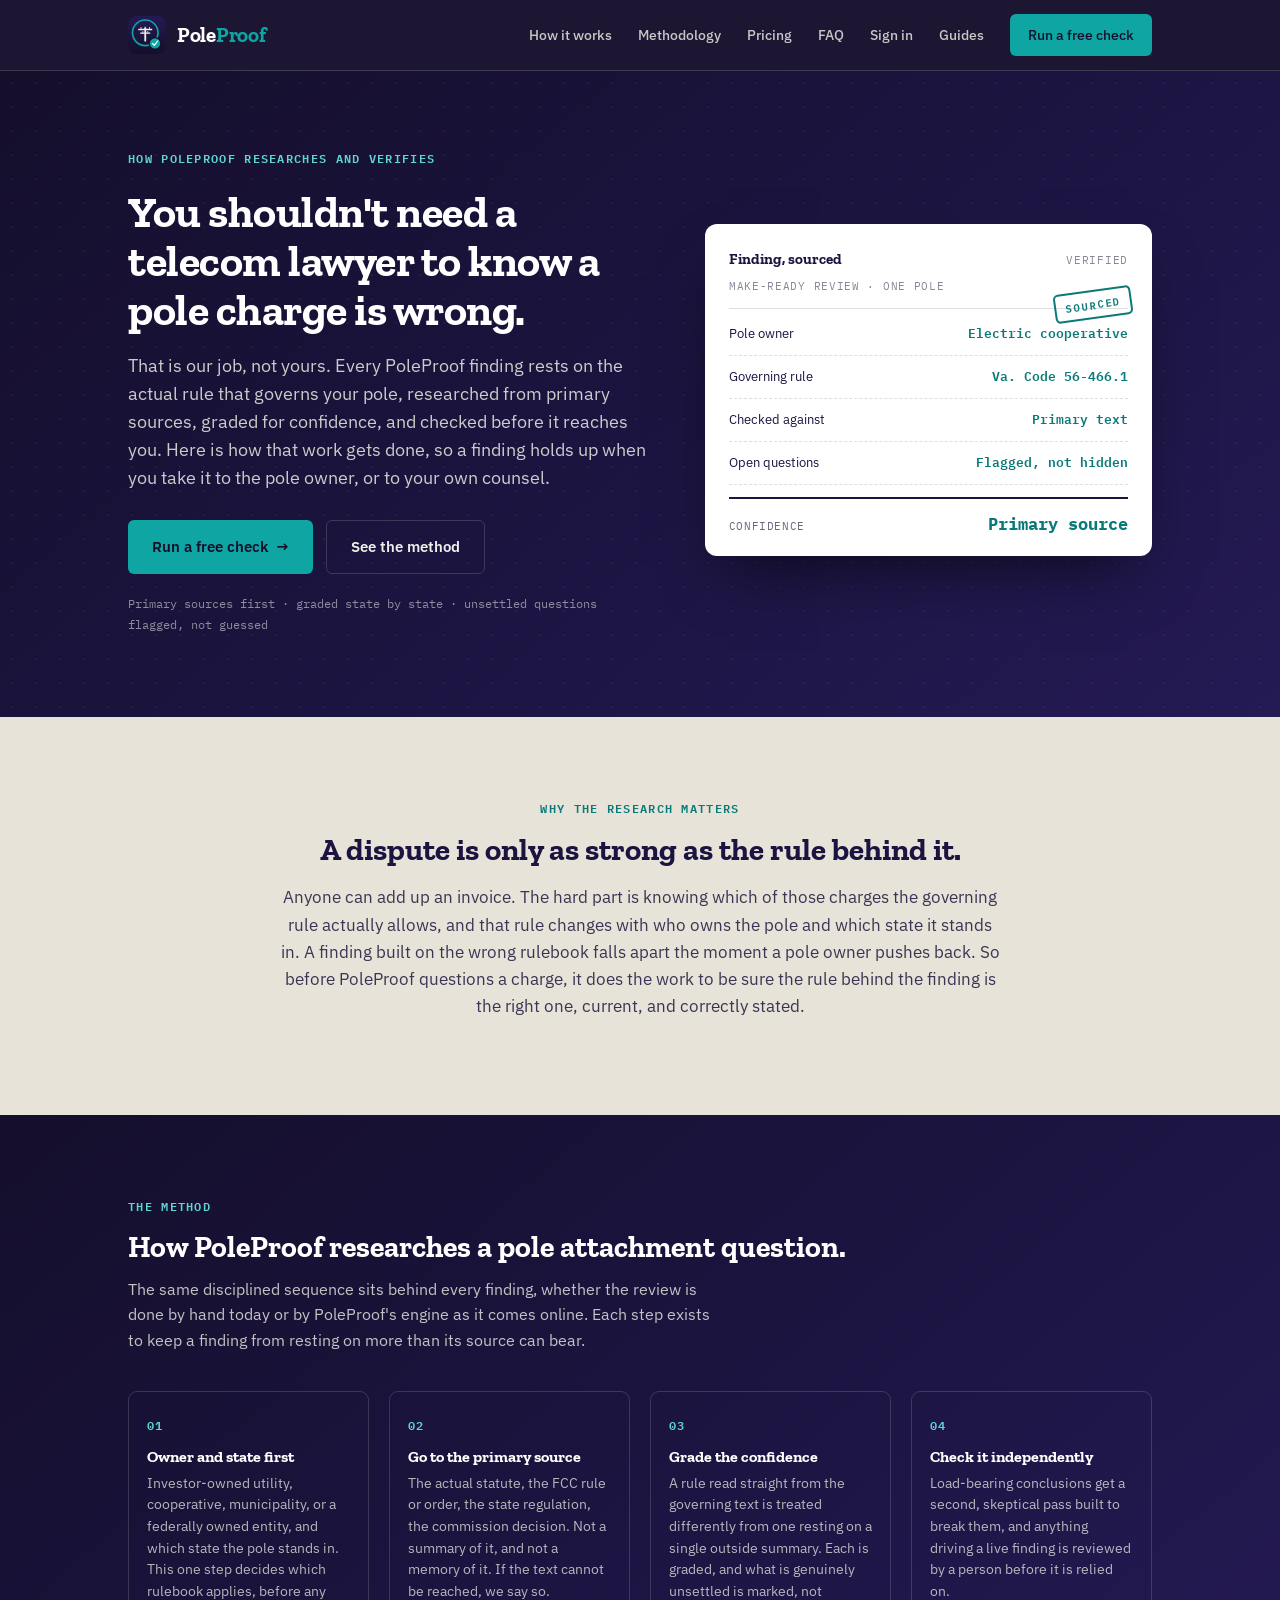
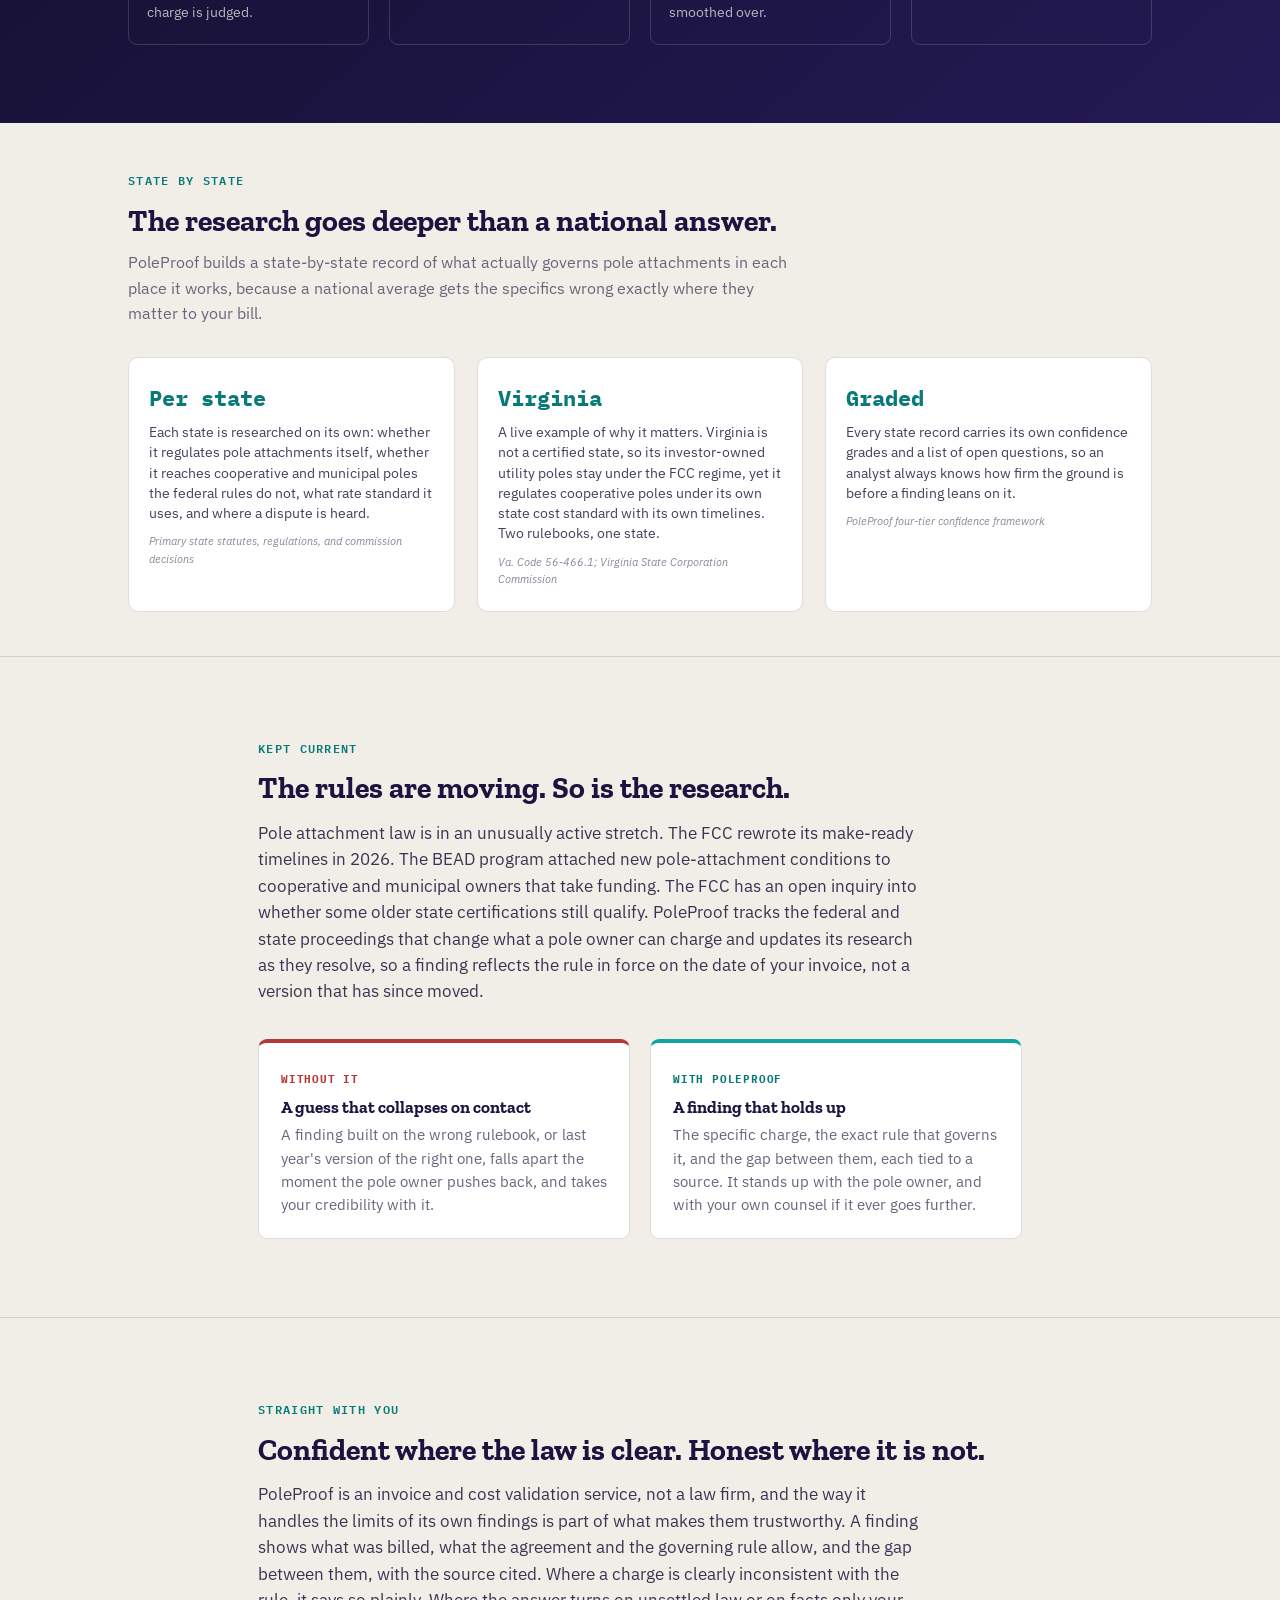
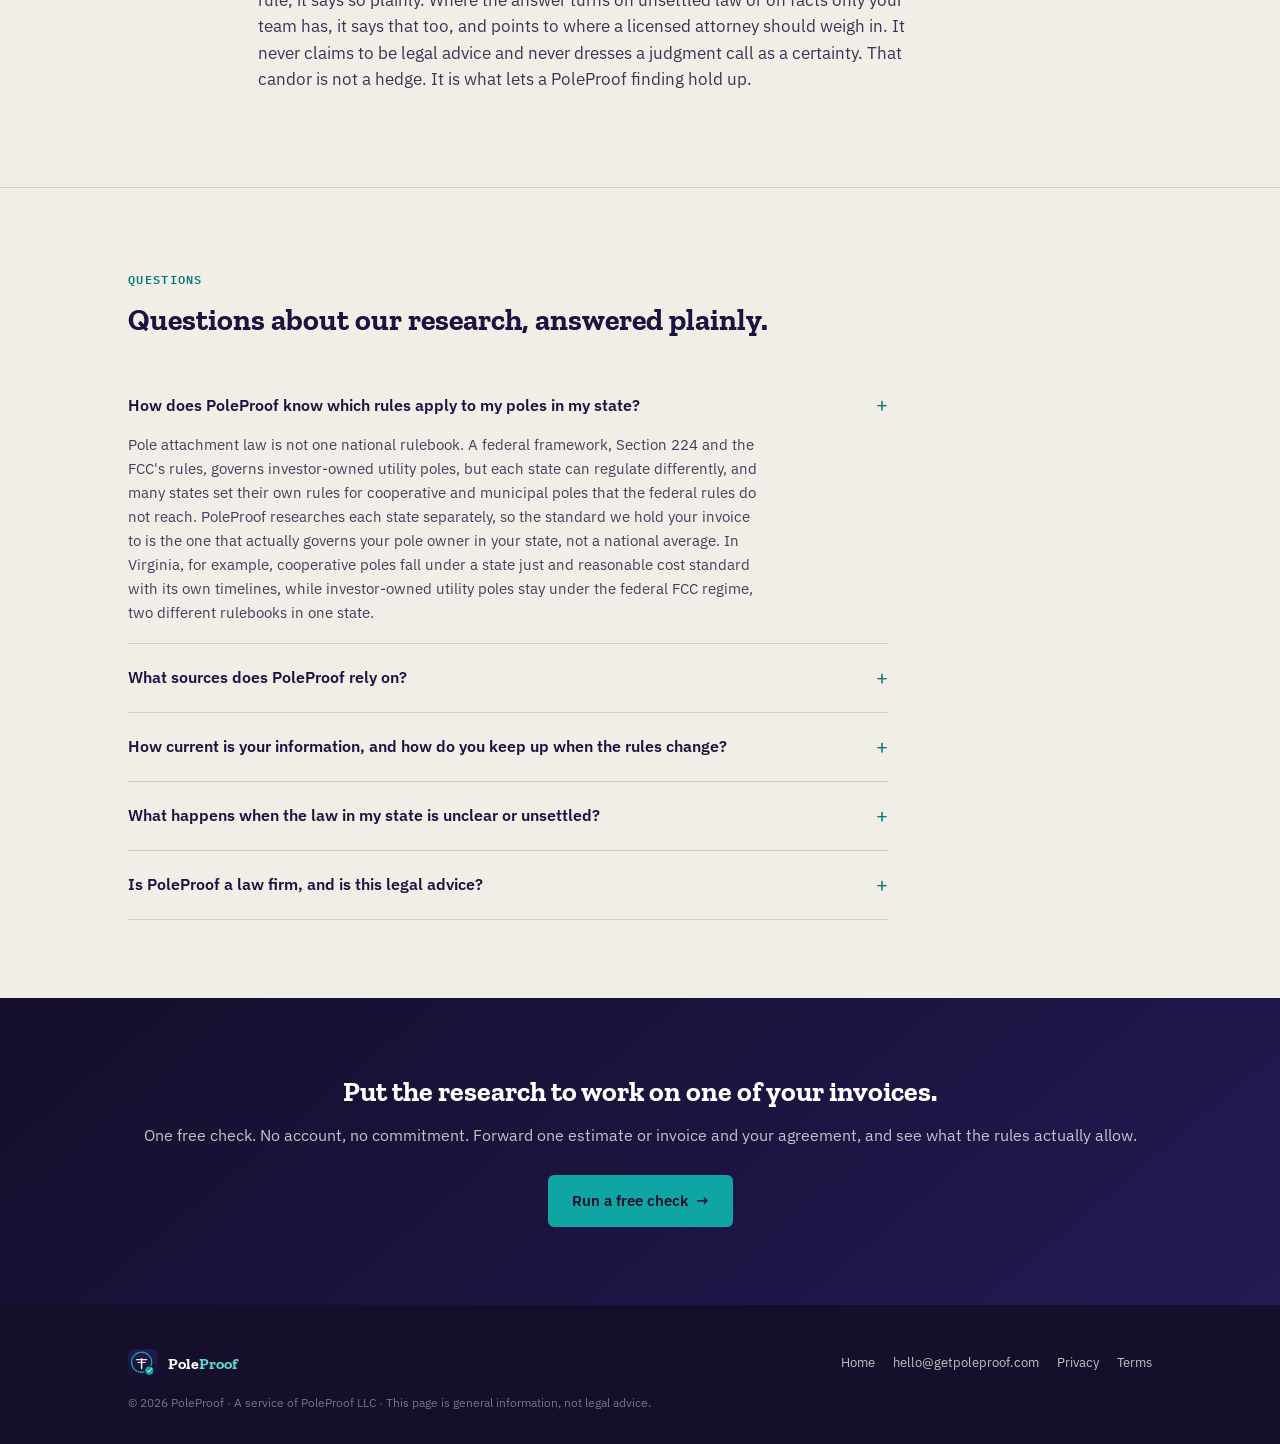
<file: how-poleproof-researches-and-verifies.html>
<!DOCTYPE html>
<html lang="en">
<head>
<meta charset="UTF-8">
<meta name="viewport" content="width=device-width, initial-scale=1.0">
<title>How PoleProof Researches and Verifies | Pole Attachment Invoice Audits</title>
<meta name="description" content="A PoleProof finding rests on the actual rule that governs your pole: researched from primary sources, graded for confidence, checked before it reaches you, and honest where the law is unsettled.">
<meta name="robots" content="index, follow, max-image-preview:large, max-snippet:-1, max-video-preview:-1">
<meta name="author" content="PoleProof LLC">
<link rel="canonical" href="https://getpoleproof.com/how-poleproof-researches-and-verifies.html">
<meta name="theme-color" content="#150f2c">

<meta property="og:type" content="article">
<meta property="og:site_name" content="PoleProof">
<meta property="og:title" content="How PoleProof Researches and Verifies">
<meta property="og:description" content="A finding is only as strong as the rule behind it. How PoleProof researches each pole owner and state from primary sources, grades its confidence, and flags what is unsettled.">
<meta property="og:url" content="https://getpoleproof.com/how-poleproof-researches-and-verifies.html">
<meta property="og:image" content="https://getpoleproof.com/og-image.png">
<meta property="og:image:width" content="1200">
<meta property="og:image:height" content="630">
<meta name="twitter:card" content="summary_large_image">
<meta name="twitter:title" content="How PoleProof Researches and Verifies">
<meta name="twitter:description" content="Primary sources first, graded state by state, unsettled questions flagged rather than guessed.">
<meta name="twitter:image" content="https://getpoleproof.com/og-image.png">

<link rel="icon" type="image/png" sizes="32x32" href="/favicon-32x32.png">
<link rel="icon" href="/favicon.ico" sizes="any">
<link rel="apple-touch-icon" href="/apple-touch-icon.png">

<link rel="preconnect" href="https://fonts.googleapis.com">
<link rel="preconnect" href="https://fonts.gstatic.com" crossorigin>
<link href="https://fonts.googleapis.com/css2?family=Zilla+Slab:wght@600;700&family=IBM+Plex+Sans:wght@400;500;600&family=IBM+Plex+Mono:wght@400;500;600&display=swap" rel="stylesheet">

<script type="application/ld+json">
{
  "@context": "https://schema.org",
  "@graph": [
    {
      "@type": "BreadcrumbList",
      "@id": "https://getpoleproof.com/how-poleproof-researches-and-verifies.html#breadcrumb",
      "itemListElement": [
        { "@type": "ListItem", "position": 1, "name": "Home", "item": "https://getpoleproof.com/" },
        { "@type": "ListItem", "position": 2, "name": "How PoleProof researches and verifies", "item": "https://getpoleproof.com/how-poleproof-researches-and-verifies.html" }
      ]
    },
    {
      "@type": "Article",
      "@id": "https://getpoleproof.com/how-poleproof-researches-and-verifies.html#article",
      "headline": "How PoleProof Researches and Verifies",
      "description": "How PoleProof determines the rule that governs your pole: primary-source research, state by state, graded for confidence, with unsettled questions flagged rather than guessed.",
      "datePublished": "2026-07-24",
      "dateModified": "2026-07-24",
      "inLanguage": "en-US",
      "author": { "@type": "Organization", "name": "PoleProof", "url": "https://getpoleproof.com/" },
      "publisher": { "@type": "Organization", "name": "PoleProof", "url": "https://getpoleproof.com/" },
      "mainEntityOfPage": "https://getpoleproof.com/how-poleproof-researches-and-verifies.html",
      "about": [
        { "@type": "Thing", "name": "Pole attachment regulation (47 U.S.C. Section 224)", "url": "https://www.law.cornell.edu/uscode/text/47/224" },
        { "@type": "Thing", "name": "Pole Attachment Complaint Procedures (47 CFR Part 1, Subpart J)", "url": "https://www.ecfr.gov/current/title-47/chapter-I/subchapter-A/part-1/subpart-J" }
      ]
    },
    {
      "@type": "FAQPage",
      "@id": "https://getpoleproof.com/how-poleproof-researches-and-verifies.html#faq",
      "mainEntity": [
        {
          "@type": "Question",
          "name": "How does PoleProof know which rules apply to my poles in my state?",
          "acceptedAnswer": {
            "@type": "Answer",
            "text": "Pole attachment law is not one national rulebook. A federal framework, Section 224 and the FCC's rules, governs investor-owned utility poles, but each state can regulate differently, and many states set their own rules for cooperative and municipal poles that the federal rules do not reach. PoleProof researches each state separately, so the standard we hold your invoice to is the one that actually governs your pole owner in your state, not a national average. In Virginia, for example, cooperative poles fall under a state just and reasonable cost standard with its own timelines, while investor-owned utility poles stay under the federal FCC regime, two different rulebooks in one state."
          }
        },
        {
          "@type": "Question",
          "name": "What sources does PoleProof rely on?",
          "acceptedAnswer": {
            "@type": "Answer",
            "text": "We work from primary sources first: the actual text of the federal statute (47 U.S.C. Section 224), the FCC's rules and orders, state statutes and regulations, and state utility commission decisions. Where we rely on a secondary source, we grade how confident we are in it and flag anything that rests on thinner ground. We do not build a finding on a blog summary or a headline."
          }
        },
        {
          "@type": "Question",
          "name": "How current is your information, and how do you keep up when the rules change?",
          "acceptedAnswer": {
            "@type": "Answer",
            "text": "Pole attachment rules are moving quickly right now, from the FCC's 2026 make-ready timeline overhaul to the BEAD program's new conditions on cooperative and municipal pole owners. PoleProof tracks the live federal and state proceedings that affect what a pole owner can charge, and updates its research as they resolve, so your review reflects the rules in effect on the date of your invoice, not last year's."
          }
        },
        {
          "@type": "Question",
          "name": "What happens when the law in my state is unclear or unsettled?",
          "acceptedAnswer": {
            "@type": "Answer",
            "text": "We tell you. Where an issue is genuinely open, or depends on facts specific to your agreement, we flag it as needing clarification or review rather than presenting it as settled. A finding you can rely on is worth more than a confident guess, and being clear about the edges is part of how we keep our findings defensible."
          }
        },
        {
          "@type": "Question",
          "name": "Is PoleProof a law firm, and is this legal advice?",
          "acceptedAnswer": {
            "@type": "Answer",
            "text": "No. PoleProof is an invoice and cost validation service, not a law firm, and its findings are not legal advice and do not create an attorney-client relationship. We identify where a charge appears inconsistent with the rule that governs it and give you a clear, documented basis to question it. If a matter needs a licensed attorney, we say so."
          }
        }
      ]
    }
  ]
}
</script>

<style>
:root{
  --indigo:#1b1440; --indigo2:#241a54; --deep:#150f2c;
  --teal:#0ea5a3; --teal-d:#0a7a78; --teal-light:#5fd6d4;
  --gold:#c99a3a; --red:#b23a3a;
  --paper:#f1eee7; --paper2:#e8e3d8;
  --grey:#6a647c; --grey2:#8a8598;
  --line:rgba(27,20,64,0.14); --line-light:rgba(241,238,231,0.16);
  --display:'Zilla Slab',Georgia,serif; --body:'IBM Plex Sans',system-ui,sans-serif; --mono:'IBM Plex Mono',monospace;
  --grad:linear-gradient(140deg,#150f2c 0%,#1b1440 52%,#241a54 100%);
}
*{box-sizing:border-box;}
html{scroll-behavior:smooth;}
body{margin:0;font-family:var(--body);color:var(--indigo);background:var(--paper);line-height:1.6;-webkit-font-smoothing:antialiased;}
h1,h2,h3,h4{font-family:var(--display);font-weight:700;line-height:1.12;margin:0;color:var(--indigo);}
p{line-height:1.6;}
a{color:var(--teal-d);}
.wrap{max-width:1080px;margin:0 auto;padding:0 28px;}
:focus-visible{outline:2px solid var(--teal);outline-offset:3px;border-radius:2px;}
section{padding:78px 0;}
@media(max-width:640px){section{padding:52px 0;}.wrap{padding:0 20px;}}
.rule-top{border-top:1px solid var(--line);}
.eyebrow{font-family:var(--mono);font-size:12px;letter-spacing:1.3px;text-transform:uppercase;color:var(--teal-d);font-weight:600;display:inline-block;}
.dark .eyebrow{color:var(--teal-light);}
.btn{display:inline-flex;align-items:center;gap:8px;font-weight:600;font-size:15px;text-decoration:none;padding:14px 24px;border-radius:6px;transition:transform .15s ease,background-color .15s ease,box-shadow .15s ease,border-color .15s ease;cursor:pointer;border:none;}
.btn:hover{transform:translateY(-1px);}
.btn-primary{background:var(--teal);color:var(--deep);}
.btn-primary:hover{background:#12b8b6;box-shadow:0 10px 24px -8px rgba(14,165,163,.6);}
.btn-ghost{background:transparent;color:var(--paper);border:1.5px solid var(--line-light);}
.btn-ghost:hover{border-color:var(--teal);color:var(--teal-light);}
.btn-ghost-dark{background:transparent;color:var(--indigo);border:1.5px solid var(--indigo);}
.btn-ghost-dark:hover{border-color:var(--teal-d);color:var(--teal-d);}
.arrow{transition:transform .15s ease;}
.btn:hover .arrow{transform:translateX(3px);}
nav{position:sticky;top:0;z-index:60;background:rgba(21,15,44,0.97);backdrop-filter:blur(8px);border-bottom:1px solid var(--line-light);}
nav .wrap{display:flex;align-items:center;justify-content:space-between;height:70px;}
.brand{display:flex;align-items:center;gap:11px;text-decoration:none;}
.brand svg{width:38px;height:38px;flex-shrink:0;}
.brand .wm{font-family:var(--display);font-weight:700;font-size:21px;color:#fff;letter-spacing:-.3px;}
.brand .wm span{color:var(--teal);}
.navlinks{display:flex;align-items:center;gap:26px;}
.navlinks a{color:rgba(241,238,231,.82);text-decoration:none;font-size:14px;font-weight:500;}
.navlinks a:not(.nav-cta):hover{color:#fff;}
.nav-cta{background:var(--teal);color:var(--deep)!important;padding:10px 18px;border-radius:6px;font-weight:600;}
.nav-cta:hover{background:#12b8b6;}
@media(max-width:820px){.navlinks a:not(.nav-cta){display:none;}}
.hero{background:var(--grad);color:var(--paper);padding:74px 0 82px;position:relative;overflow:hidden;}
.hero::after{content:"";position:absolute;inset:0;opacity:.06;background-image:radial-gradient(rgba(255,255,255,.7) 1px,transparent 1px);background-size:24px 24px;pointer-events:none;}
.hero .wrap{position:relative;z-index:1;display:grid;grid-template-columns:1.08fr .92fr;gap:52px;align-items:center;}
@media(max-width:900px){.hero .wrap{grid-template-columns:1fr;gap:40px;}}
.hero h1{font-size:44px;color:#fff;margin:16px 0 18px;letter-spacing:-.5px;}
@media(max-width:640px){.hero h1{font-size:31px;}}
.hero .lede{font-size:17.5px;color:rgba(241,238,231,.84);max-width:48ch;margin:0 0 28px;}
.hero-ctas{display:flex;gap:13px;flex-wrap:wrap;margin-bottom:20px;}
.hero-note{font-family:var(--mono);font-size:12px;color:rgba(241,238,231,.55);line-height:1.7;}
.ledger{background:#fff;border-radius:12px;padding:22px 24px 18px;box-shadow:0 30px 60px -22px rgba(0,0,0,.6);position:relative;}
.ledger .lhead{display:flex;justify-content:space-between;align-items:baseline;border-bottom:1px solid var(--line);padding-bottom:11px;margin-bottom:4px;}
.ledger .lhead b{font-family:var(--display);font-size:15px;color:var(--indigo);}
.ledger .lhead span{font-family:var(--mono);font-size:10.5px;text-transform:uppercase;letter-spacing:.7px;color:var(--grey2);}
.lrow{display:grid;grid-template-columns:1.45fr 1fr;align-items:baseline;padding:10px 0;border-bottom:1px dashed var(--line);font-size:13px;gap:6px;}
.lrow .it{color:var(--indigo);}
.lrow .alw{font-family:var(--mono);text-align:right;color:var(--teal-d);font-weight:600;}
.ltot{display:flex;justify-content:space-between;align-items:baseline;margin-top:12px;padding-top:12px;border-top:2px solid var(--indigo);}
.ltot .lb{font-family:var(--mono);font-size:11px;text-transform:uppercase;letter-spacing:.6px;color:var(--grey);}
.ltot .am{font-family:var(--mono);font-weight:700;font-size:17px;color:var(--teal-d);}
.lstamp{position:absolute;right:20px;top:66px;border:2.5px solid var(--teal-d);color:var(--teal-d);font-family:var(--mono);font-weight:600;font-size:10.5px;letter-spacing:1px;padding:4px 9px;border-radius:5px;transform:rotate(-8deg);}
.stats{background:var(--paper);padding:44px 0;border-bottom:1px solid var(--line);}
.stat-row{display:grid;grid-template-columns:repeat(3,1fr);gap:22px;}
@media(max-width:800px){.stat-row{grid-template-columns:1fr;}}
.stat-card{background:#fff;border:1px solid var(--line);border-radius:10px;padding:22px 20px;}
.stat-card .num{font-family:var(--mono);font-size:22px;font-weight:700;color:var(--teal-d);}
.stat-card .lbl{font-size:13.5px;color:#443f5c;margin-top:7px;line-height:1.5;}
.stat-card .src{font-size:11px;color:var(--grey2);margin-top:10px;font-style:italic;}
.problem{background:var(--paper2);}
.problem .wrap{max-width:780px;text-align:center;}
.problem h2{font-size:31px;margin-bottom:16px;}
.problem p{font-size:17px;color:#3a3554;}
.steps{display:grid;grid-template-columns:repeat(2,1fr);gap:22px;margin-top:40px;}
@media(max-width:800px){.steps{grid-template-columns:1fr;}}
.step{background:#fff;border:1px solid var(--line);border-radius:10px;padding:22px;border-top:3px solid var(--teal);}
.step .n{font-family:var(--mono);font-size:20px;font-weight:700;color:var(--gold);}
.step h3{font-size:18px;margin:8px 0 7px;}
.step p{font-size:14.5px;color:var(--grey);margin:0;}
.method{background:var(--grad);color:var(--paper);}
.method h2{color:#fff;font-size:30px;}
.method .lede{color:rgba(241,238,231,.8);font-size:16px;max-width:60ch;margin-top:12px;}
.mgrid{display:grid;grid-template-columns:repeat(4,1fr);gap:20px;margin-top:38px;}
@media(max-width:800px){.mgrid{grid-template-columns:1fr 1fr;}}
.mcard{border:1px solid var(--line-light);border-radius:9px;padding:20px 18px;}
.mcard h4{font-family:var(--display);font-size:16px;color:#fff;margin:10px 0 7px;}
.mcard p{font-size:13.5px;color:rgba(241,238,231,.74);margin:0;}
.mcard .eyebrow{color:var(--teal-light);}
.bench .wrap{max-width:820px;}
.bench h2{font-size:30px;}
.bench p{font-size:16.5px;color:#3a3554;max-width:66ch;margin-top:14px;}
.bench p.small{color:var(--grey);font-size:15px;}
.stakes{display:grid;grid-template-columns:1fr 1fr;gap:20px;margin-top:34px;}
@media(max-width:760px){.stakes{grid-template-columns:1fr;}}
.stake{background:#fff;border:1px solid var(--line);border-top:4px solid var(--teal);border-radius:9px;padding:22px 22px;}
.stake.neg{border-top-color:var(--red);}
.stake .se{font-family:var(--mono);font-size:11px;letter-spacing:.8px;text-transform:uppercase;font-weight:700;color:var(--teal-d);}
.stake.neg .se{color:var(--red);}
.stake h3{font-size:17px;margin:8px 0 6px;}
.stake p{font-size:14.5px;color:var(--grey);margin:0;}
.faq-list{max-width:760px;margin-top:34px;}
.faq-list details{border-bottom:1px solid var(--line);padding:18px 0;}
.faq-list summary{cursor:pointer;font-weight:600;font-size:15.5px;list-style:none;display:flex;justify-content:space-between;align-items:center;color:var(--indigo);gap:16px;}
.faq-list summary::-webkit-details-marker{display:none;}
.faq-list .pm{color:var(--teal-d);font-weight:400;font-size:20px;}
.faq-list .ans{font-size:14.5px;color:#443f5c;margin-top:12px;line-height:1.65;max-width:70ch;}
.ctaband{background:var(--grad);color:#fff;text-align:center;}
.ctaband h2{color:#fff;font-size:28px;margin-bottom:12px;}
.ctaband p{color:rgba(241,238,231,.8);margin-bottom:26px;}
footer{background:var(--deep);color:rgba(241,238,231,.6);padding:44px 0 32px;}
footer .wrap{display:flex;justify-content:space-between;flex-wrap:wrap;gap:16px;font-size:13px;align-items:center;}
footer .f-brand{display:flex;align-items:center;gap:10px;}
footer .f-brand .wm{font-family:var(--display);font-weight:700;color:#fff;font-size:16px;}
footer .f-brand .wm span{color:var(--teal-light);}
footer .flinks a{color:rgba(241,238,231,.8);text-decoration:none;margin-left:18px;}
footer .flinks a:first-child{margin-left:0;}
@media(prefers-reduced-motion:reduce){html{scroll-behavior:auto;}.btn,.btn:hover{transition:none;transform:none;}}
</style>
</head>
<body>

<nav>
  <div class="wrap">
    <a class="brand" href="index.html" aria-label="PoleProof home">
      <svg viewBox="0 0 300 300" xmlns="http://www.w3.org/2000/svg" aria-hidden="true"><defs><linearGradient id="lg" x1="0" y1="0" x2="0" y2="1"><stop offset="0" stop-color="#241a54"/><stop offset="1" stop-color="#150f2c"/></linearGradient></defs><rect width="300" height="300" rx="66" fill="url(#lg)"/><g transform="translate(150,150) scale(1.2) translate(-161.5,-154.5)"><circle cx="150" cy="140" r="84" fill="none" stroke="#0ea5a3" stroke-width="11"/><g stroke="#f1eee7" stroke-linecap="round" fill="#f1eee7"><line x1="150" y1="110" x2="150" y2="192" stroke-width="12"/><line x1="108" y1="118" x2="192" y2="118" stroke-width="10"/><line x1="122" y1="118" x2="122" y2="104" stroke-width="5"/><line x1="150" y1="118" x2="150" y2="102" stroke-width="5"/><line x1="178" y1="118" x2="178" y2="104" stroke-width="5"/><line x1="120" y1="142" x2="180" y2="142" stroke-width="9"/><line x1="134" y1="142" x2="134" y2="131" stroke-width="4.5"/><line x1="166" y1="142" x2="166" y2="131" stroke-width="4.5"/></g><circle cx="214" cy="210" r="43" fill="#150f2c"/><circle cx="214" cy="210" r="34" fill="#0ea5a3"/><path d="M197 210 L209 223 L233 193" fill="none" stroke="#fff" stroke-width="8" stroke-linecap="round" stroke-linejoin="round"/></g></svg>
      <span class="wm">Pole<span>Proof</span></span>
    </a>
    <div class="navlinks">
      <a href="index.html#how">How it works</a>
      <a href="index.html#method">Methodology</a>
      <a href="index.html#pricing">Pricing</a>
      <a href="index.html#faq">FAQ</a>
      <a href="index.html#login">Sign in</a>
      <a href="index.html#guides">Guides</a>
      <a class="nav-cta" href="index.html#check">Run a free check</a>
    </div>
  </div>
</nav>

<header class="hero" id="top">
  <div class="wrap">
    <div>
      <span class="eyebrow" style="color:var(--teal-light);">How PoleProof researches and verifies</span>
      <h1>You shouldn't need a telecom lawyer to know a pole charge is wrong.</h1>
      <p class="lede">That is our job, not yours. Every PoleProof finding rests on the actual rule that governs your pole, researched from primary sources, graded for confidence, and checked before it reaches you. Here is how that work gets done, so a finding holds up when you take it to the pole owner, or to your own counsel.</p>
      <div class="hero-ctas">
        <a class="btn btn-primary" href="index.html#check">Run a free check <span class="arrow">&rarr;</span></a>
        <a class="btn btn-ghost" href="#method">See the method</a>
      </div>
      <div class="hero-note">Primary sources first &middot; graded state by state &middot; unsettled questions flagged, not guessed</div>
    </div>
    <div class="ledger">
      <div class="lhead"><div><b>Finding, sourced</b><br><span>Make-ready review &middot; one pole</span></div><span>Verified</span></div>
      <div class="lrow"><span class="it">Pole owner</span><span class="alw">Electric cooperative</span></div>
      <div class="lrow"><span class="it">Governing rule</span><span class="alw">Va. Code 56-466.1</span></div>
      <div class="lrow"><span class="it">Checked against</span><span class="alw">Primary text</span></div>
      <div class="lrow"><span class="it">Open questions</span><span class="alw">Flagged, not hidden</span></div>
      <div class="ltot"><span class="lb">Confidence</span><span class="am">Primary source</span></div>
      <div class="lstamp">SOURCED</div>
    </div>
  </div>
</header>

<section class="problem">
  <div class="wrap">
    <span class="eyebrow">Why the research matters</span>
    <h2 style="margin-top:12px;">A dispute is only as strong as the rule behind it.</h2>
    <p>Anyone can add up an invoice. The hard part is knowing which of those charges the governing rule actually allows, and that rule changes with who owns the pole and which state it stands in. A finding built on the wrong rulebook falls apart the moment a pole owner pushes back. So before PoleProof questions a charge, it does the work to be sure the rule behind the finding is the right one, current, and correctly stated.</p>
  </div>
</section>

<section id="method" class="method dark">
  <div class="wrap">
    <span class="eyebrow">The method</span>
    <h2 style="margin-top:12px;">How PoleProof researches a pole attachment question.</h2>
    <p class="lede">The same disciplined sequence sits behind every finding, whether the review is done by hand today or by PoleProof's engine as it comes online. Each step exists to keep a finding from resting on more than its source can bear.</p>
    <div class="mgrid">
      <div class="mcard"><span class="eyebrow">01</span><h4>Owner and state first</h4><p>Investor-owned utility, cooperative, municipality, or a federally owned entity, and which state the pole stands in. This one step decides which rulebook applies, before any charge is judged.</p></div>
      <div class="mcard"><span class="eyebrow">02</span><h4>Go to the primary source</h4><p>The actual statute, the FCC rule or order, the state regulation, the commission decision. Not a summary of it, and not a memory of it. If the text cannot be reached, we say so.</p></div>
      <div class="mcard"><span class="eyebrow">03</span><h4>Grade the confidence</h4><p>A rule read straight from the governing text is treated differently from one resting on a single outside summary. Each is graded, and what is genuinely unsettled is marked, not smoothed over.</p></div>
      <div class="mcard"><span class="eyebrow">04</span><h4>Check it independently</h4><p>Load-bearing conclusions get a second, skeptical pass built to break them, and anything driving a live finding is reviewed by a person before it is relied on.</p></div>
    </div>
  </div>
</section>

<section class="stats">
  <div class="wrap">
    <span class="eyebrow">State by state</span>
    <h2 style="margin-top:12px;font-size:30px;">The research goes deeper than a national answer.</h2>
    <p style="color:var(--grey);max-width:66ch;margin:12px 0 30px;font-size:16px;">PoleProof builds a state-by-state record of what actually governs pole attachments in each place it works, because a national average gets the specifics wrong exactly where they matter to your bill.</p>
    <div class="stat-row">
      <div class="stat-card"><div class="num">Per state</div><div class="lbl">Each state is researched on its own: whether it regulates pole attachments itself, whether it reaches cooperative and municipal poles the federal rules do not, what rate standard it uses, and where a dispute is heard.</div><div class="src">Primary state statutes, regulations, and commission decisions</div></div>
      <div class="stat-card"><div class="num">Virginia</div><div class="lbl">A live example of why it matters. Virginia is not a certified state, so its investor-owned utility poles stay under the FCC regime, yet it regulates cooperative poles under its own state cost standard with its own timelines. Two rulebooks, one state.</div><div class="src">Va. Code 56-466.1; Virginia State Corporation Commission</div></div>
      <div class="stat-card"><div class="num">Graded</div><div class="lbl">Every state record carries its own confidence grades and a list of open questions, so an analyst always knows how firm the ground is before a finding leans on it.</div><div class="src">PoleProof four-tier confidence framework</div></div>
    </div>
  </div>
</section>

<section class="bench">
  <div class="wrap">
    <span class="eyebrow">Kept current</span>
    <h2 style="margin-top:12px;">The rules are moving. So is the research.</h2>
    <p>Pole attachment law is in an unusually active stretch. The FCC rewrote its make-ready timelines in 2026. The BEAD program attached new pole-attachment conditions to cooperative and municipal owners that take funding. The FCC has an open inquiry into whether some older state certifications still qualify. PoleProof tracks the federal and state proceedings that change what a pole owner can charge and updates its research as they resolve, so a finding reflects the rule in force on the date of your invoice, not a version that has since moved.</p>
    <div class="stakes">
      <div class="stake neg">
        <span class="se">Without it</span>
        <h3>A guess that collapses on contact</h3>
        <p>A finding built on the wrong rulebook, or last year's version of the right one, falls apart the moment the pole owner pushes back, and takes your credibility with it.</p>
      </div>
      <div class="stake">
        <span class="se">With PoleProof</span>
        <h3>A finding that holds up</h3>
        <p>The specific charge, the exact rule that governs it, and the gap between them, each tied to a source. It stands up with the pole owner, and with your own counsel if it ever goes further.</p>
      </div>
    </div>
  </div>
</section>

<section class="bench rule-top">
  <div class="wrap">
    <span class="eyebrow">Straight with you</span>
    <h2 style="margin-top:12px;">Confident where the law is clear. Honest where it is not.</h2>
    <p>PoleProof is an invoice and cost validation service, not a law firm, and the way it handles the limits of its own findings is part of what makes them trustworthy. A finding shows what was billed, what the agreement and the governing rule allow, and the gap between them, with the source cited. Where a charge is clearly inconsistent with the rule, it says so plainly. Where the answer turns on unsettled law or on facts only your team has, it says that too, and points to where a licensed attorney should weigh in. It never claims to be legal advice and never dresses a judgment call as a certainty. That candor is not a hedge. It is what lets a PoleProof finding hold up.</p>
  </div>
</section>

<section id="faq" class="rule-top">
  <div class="wrap">
    <span class="eyebrow">Questions</span>
    <h2 style="margin-top:12px;font-size:30px;">Questions about our research, answered plainly.</h2>
    <div class="faq-list">
      <details open><summary>How does PoleProof know which rules apply to my poles in my state? <span class="pm">+</span></summary><div class="ans">Pole attachment law is not one national rulebook. A federal framework, Section 224 and the FCC's rules, governs investor-owned utility poles, but each state can regulate differently, and many states set their own rules for cooperative and municipal poles that the federal rules do not reach. PoleProof researches each state separately, so the standard we hold your invoice to is the one that actually governs your pole owner in your state, not a national average. In Virginia, for example, cooperative poles fall under a state just and reasonable cost standard with its own timelines, while investor-owned utility poles stay under the federal FCC regime, two different rulebooks in one state.</div></details>
      <details><summary>What sources does PoleProof rely on? <span class="pm">+</span></summary><div class="ans">We work from primary sources first: the actual text of the federal statute (47 U.S.C. Section 224), the FCC's rules and orders, state statutes and regulations, and state utility commission decisions. Where we rely on a secondary source, we grade how confident we are in it and flag anything that rests on thinner ground. We do not build a finding on a blog summary or a headline.</div></details>
      <details><summary>How current is your information, and how do you keep up when the rules change? <span class="pm">+</span></summary><div class="ans">Pole attachment rules are moving quickly right now, from the FCC's 2026 make-ready timeline overhaul to the BEAD program's new conditions on cooperative and municipal pole owners. PoleProof tracks the live federal and state proceedings that affect what a pole owner can charge, and updates its research as they resolve, so your review reflects the rules in effect on the date of your invoice, not last year's.</div></details>
      <details><summary>What happens when the law in my state is unclear or unsettled? <span class="pm">+</span></summary><div class="ans">We tell you. Where an issue is genuinely open, or depends on facts specific to your agreement, we flag it as needing clarification or review rather than presenting it as settled. A finding you can rely on is worth more than a confident guess, and being clear about the edges is part of how we keep our findings defensible.</div></details>
      <details><summary>Is PoleProof a law firm, and is this legal advice? <span class="pm">+</span></summary><div class="ans">No. PoleProof is an invoice and cost validation service, not a law firm, and its findings are not legal advice and do not create an attorney-client relationship. We identify where a charge appears inconsistent with the rule that governs it and give you a clear, documented basis to question it. If a matter needs a licensed attorney, we say so.</div></details>
    </div>
  </div>
</section>

<section class="ctaband">
  <div class="wrap">
    <h2>Put the research to work on one of your invoices.</h2>
    <p>One free check. No account, no commitment. Forward one estimate or invoice and your agreement, and see what the rules actually allow.</p>
    <a class="btn btn-primary" href="index.html#check">Run a free check <span class="arrow">&rarr;</span></a>
  </div>
</section>

<footer>
  <div class="wrap">
    <div class="f-brand">
      <svg viewBox="0 0 300 300" width="30" height="30" xmlns="http://www.w3.org/2000/svg" aria-hidden="true"><defs><linearGradient id="lgf" x1="0" y1="0" x2="0" y2="1"><stop offset="0" stop-color="#241a54"/><stop offset="1" stop-color="#150f2c"/></linearGradient></defs><rect width="300" height="300" rx="66" fill="url(#lgf)"/><g transform="translate(150,150) scale(1.2) translate(-161.5,-154.5)"><circle cx="150" cy="140" r="84" fill="none" stroke="#0ea5a3" stroke-width="11"/><g stroke="#f1eee7" stroke-linecap="round" fill="#f1eee7"><line x1="150" y1="110" x2="150" y2="192" stroke-width="12"/><line x1="108" y1="118" x2="192" y2="118" stroke-width="10"/><line x1="120" y1="142" x2="180" y2="142" stroke-width="9"/></g><circle cx="214" cy="210" r="43" fill="#150f2c"/><circle cx="214" cy="210" r="34" fill="#0ea5a3"/><path d="M197 210 L209 223 L233 193" fill="none" stroke="#fff" stroke-width="8" stroke-linecap="round" stroke-linejoin="round"/></g></svg>
      <span class="wm">Pole<span>Proof</span></span>
    </div>
    <span class="flinks"><a href="index.html">Home</a><a href="mailto:hello@getpoleproof.com">hello@getpoleproof.com</a><a href="privacy.html">Privacy</a><a href="terms.html">Terms</a></span>
  </div>
  <div class="wrap" style="margin-top:14px;font-size:12px;color:rgba(241,238,231,.45);">&copy; 2026 PoleProof &middot; A service of PoleProof LLC &middot; This page is general information, not legal advice.</div>
</footer>

</body>
</html>
</file>
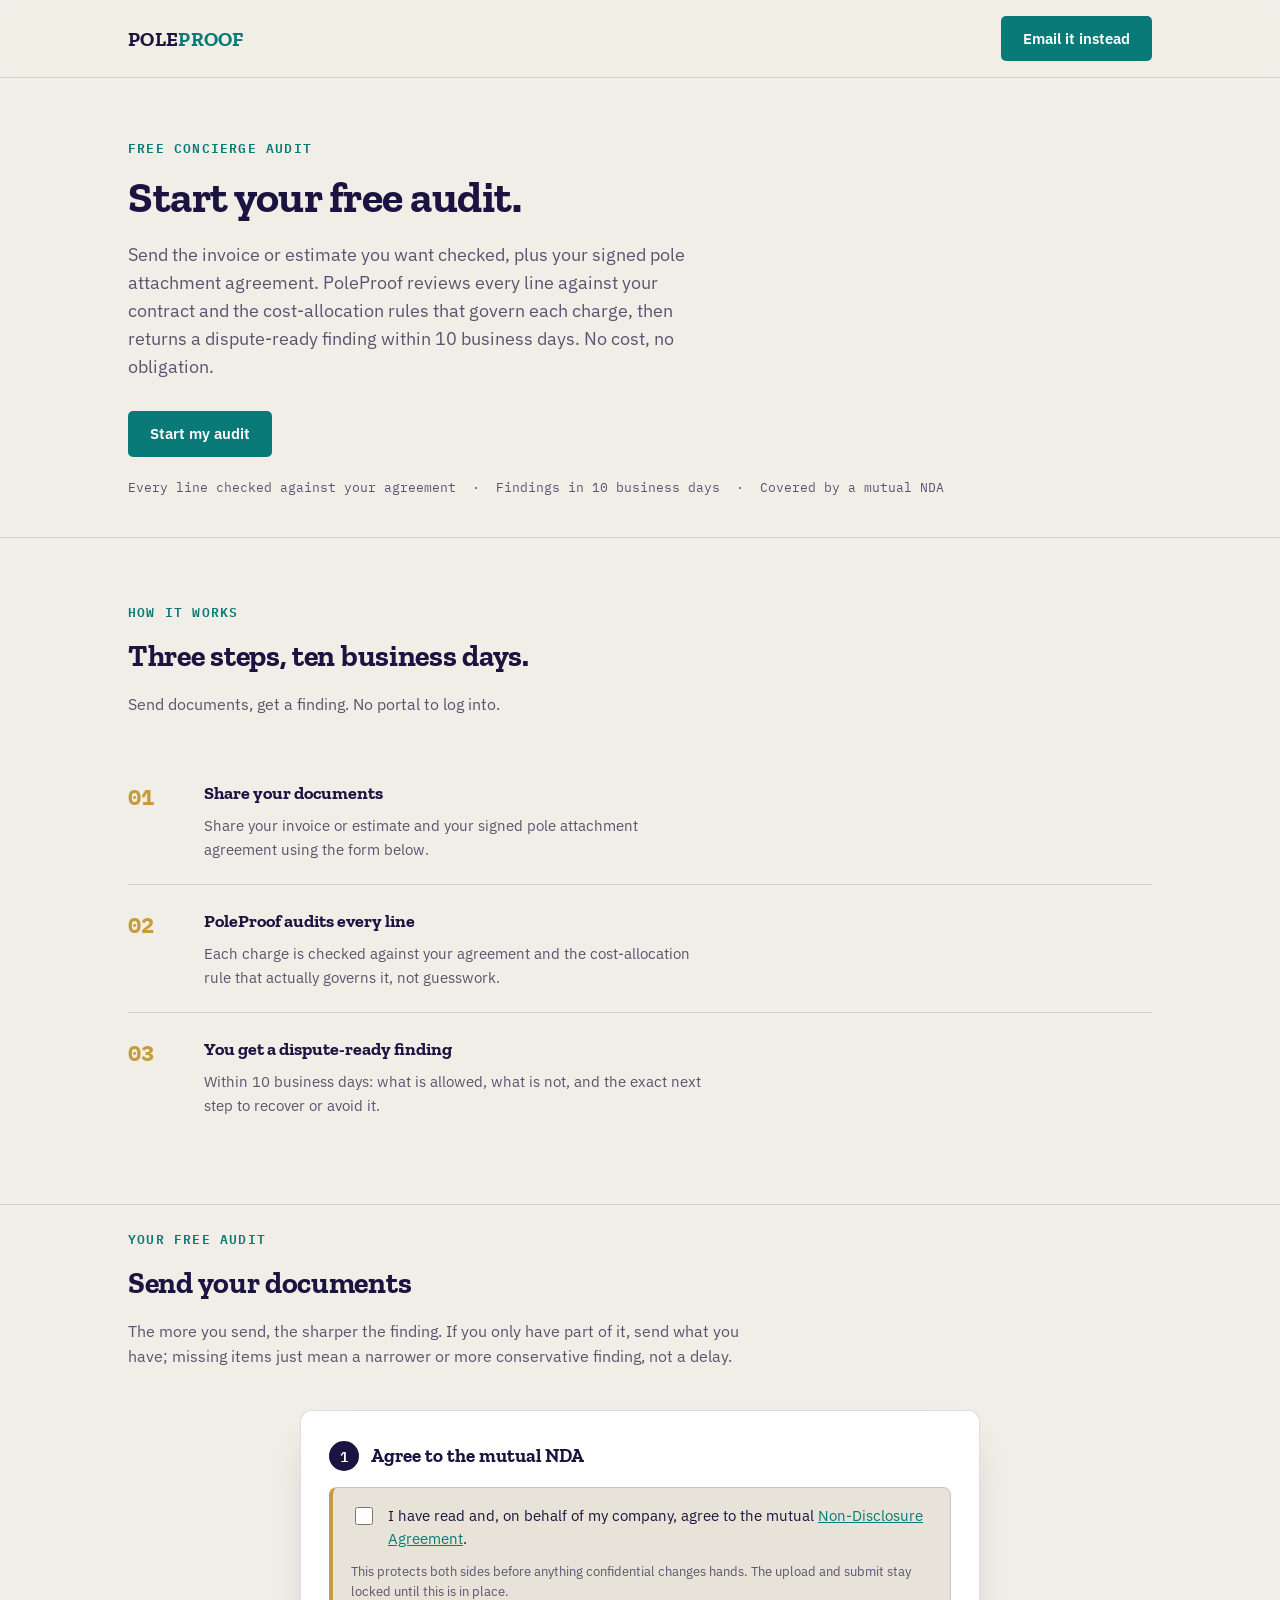
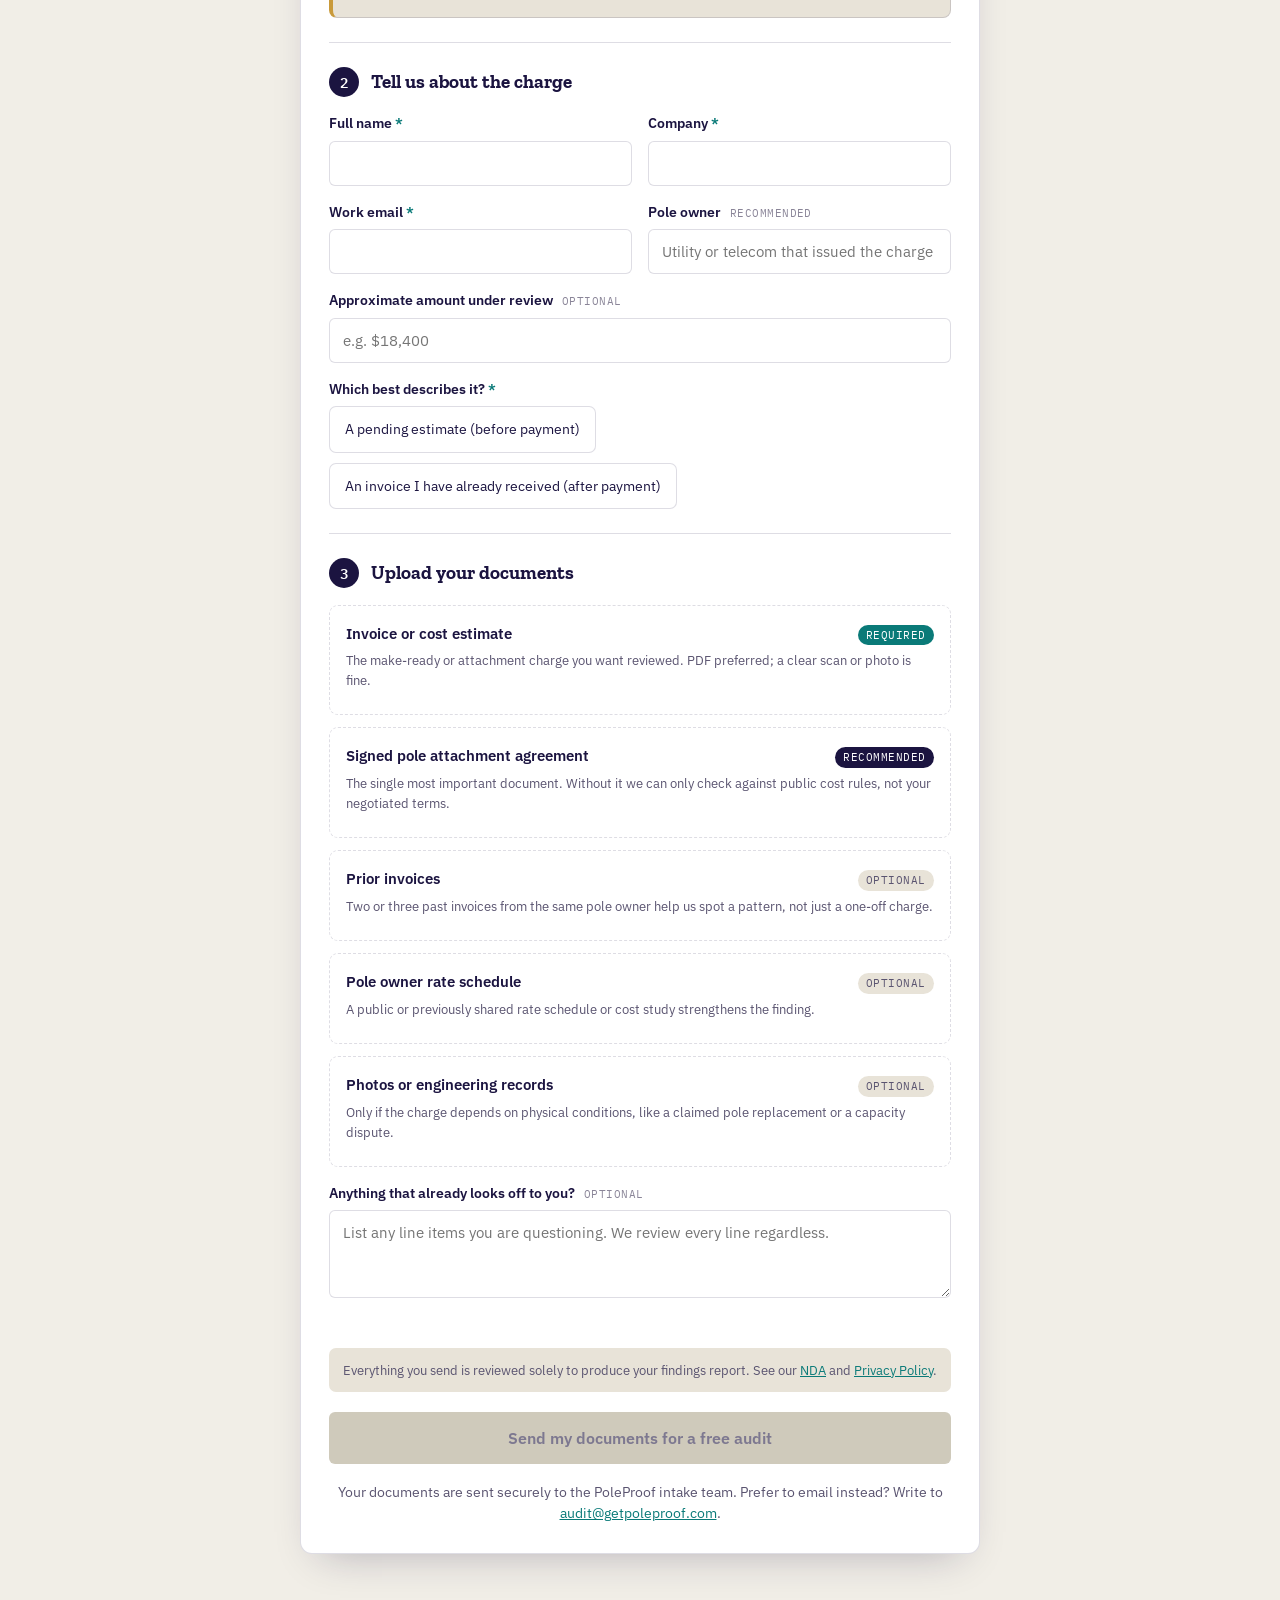
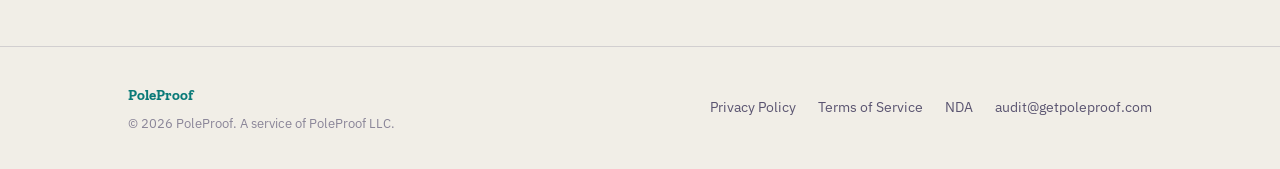
<file: intake.html>
<!DOCTYPE html>
<html lang="en">
<head>
<meta charset="UTF-8">
<meta name="viewport" content="width=device-width, initial-scale=1.0">
<title>Start your free audit — PoleProof</title>
<meta name="description" content="Send your make-ready or pole attachment invoice and agreement for a free, independent PoleProof audit. Findings within 10 business days.">
<meta name="robots" content="noindex, nofollow">
<link rel="icon" type="image/png" sizes="32x32" href="/favicon-32x32.png">
<link rel="icon" href="/favicon.ico" sizes="any">
<link rel="apple-touch-icon" href="/apple-touch-icon.png">
<link rel="preconnect" href="https://fonts.googleapis.com">
<link rel="preconnect" href="https://fonts.gstatic.com" crossorigin>
<link href="https://fonts.googleapis.com/css2?family=Zilla+Slab:wght@600;700&family=IBM+Plex+Sans:wght@400;500;600&family=IBM+Plex+Mono:wght@400;500;600;700&display=swap" rel="stylesheet">
<link rel="stylesheet" href="style.css">
<style>
/* Intake-specific styles (CSP allows inline styles). Shared tokens/components come from style.css. */
.intake-hero{padding:60px 0 40px;}
.trustline{font-family:'IBM Plex Mono',monospace;font-size:12.5px;color:var(--grey);margin-top:20px;}
.intake-form-section{padding:24px 0 72px;}
.form-shell{max-width:680px;margin:0 auto;}
.form-card{background:#fff;border:1px solid var(--line);border-radius:12px;padding:6px 28px 28px;box-shadow:0 18px 40px -20px rgba(27,20,64,0.30);}
.fblock{padding:24px 0;border-top:1px solid var(--line);}
.fblock:first-child{border-top:none;}
.fblock-title{display:flex;align-items:center;gap:12px;font-family:'Zilla Slab',serif;font-weight:700;font-size:19px;color:var(--indigo);margin:0 0 16px;}
.fblock-title .bnum{width:30px;height:30px;border-radius:50%;background:var(--indigo);color:#fff;font-family:'IBM Plex Mono',monospace;font-size:14px;font-weight:600;display:flex;align-items:center;justify-content:center;flex:0 0 auto;}
label.fl{display:block;font-size:13.5px;font-weight:600;color:var(--indigo);margin:0 0 6px;}
label.fl .opt{font-weight:400;color:var(--grey-2);font-family:'IBM Plex Mono',monospace;font-size:11px;letter-spacing:0.04em;text-transform:uppercase;margin-left:6px;}
.req{color:var(--teal-dark);}
input.fi,textarea.fi{width:100%;font-family:'IBM Plex Sans',sans-serif;font-size:15px;color:var(--indigo);background:#fff;border:1px solid var(--line);border-radius:6px;padding:12px 13px;}
.fi:focus{outline:2px solid var(--teal-dark);outline-offset:1px;border-color:var(--teal-dark);}
textarea.fi{min-height:88px;resize:vertical;}
.grid2{display:grid;grid-template-columns:1fr 1fr;gap:16px;}
.field{margin-bottom:16px;}
.field:last-child{margin-bottom:0;}
.nda-box{background:var(--paper-2);border:1px solid var(--line);border-left:4px solid var(--gold);border-radius:8px;padding:16px 18px;}
.nda-check{display:flex;gap:12px;align-items:flex-start;}
.nda-check input{margin-top:3px;width:18px;height:18px;flex:0 0 auto;accent-color:var(--teal-dark);}
.nda-check label{font-size:14.5px;color:var(--indigo);}
.nda-help{font-size:12.5px;color:var(--grey);margin:10px 0 0;}
fieldset{border:0;margin:0;padding:0;}
.pills{display:flex;flex-wrap:wrap;gap:10px;}
.pill{position:relative;}
.pill input{position:absolute;opacity:0;pointer-events:none;}
.pill span{display:block;border:1px solid var(--line);border-radius:7px;padding:11px 15px;font-size:14px;cursor:pointer;background:#fff;color:var(--indigo);}
.pill input:checked + span{border-color:var(--teal-dark);background:rgba(14,165,163,0.10);font-weight:600;}
.pill input:focus-visible + span{outline:2px solid var(--teal-dark);outline-offset:1px;}
.dz{display:block;position:relative;border:1.5px dashed var(--line);border-radius:9px;padding:16px;margin-bottom:12px;cursor:pointer;background:#fff;transition:border-color .15s,background .15s;}
.dz:hover{border-color:var(--teal-dark);}
.dz.drag{border-color:var(--teal-dark);background:rgba(14,165,163,0.07);}
.dz.has-file{border-style:solid;border-color:var(--teal-dark);background:rgba(14,165,163,0.05);}
.dz .sr-file{position:absolute;width:1px;height:1px;opacity:0;pointer-events:none;}
.dz-top{display:flex;justify-content:space-between;align-items:baseline;gap:10px;}
.dz-name{font-size:14.5px;font-weight:600;color:var(--indigo);}
.dz-badge{font-family:'IBM Plex Mono',monospace;font-size:10.5px;letter-spacing:0.05em;text-transform:uppercase;padding:2px 8px;border-radius:20px;flex:0 0 auto;}
.dz-badge.rq{background:var(--teal-dark);color:#fff;}
.dz-badge.rec{background:var(--indigo);color:#fff;}
.dz-badge.op{background:var(--paper-2);color:var(--grey);}
.dz-desc{font-size:12.5px;color:var(--grey);margin:5px 0 0;}
.dz-files{font-family:'IBM Plex Mono',monospace;font-size:12px;color:var(--teal-dark);margin:8px 0 0;word-break:break-word;}
.reassure{font-size:12.5px;color:var(--grey);background:var(--paper-2);border-radius:7px;padding:12px 14px;margin:18px 0 0;}
.submit-btn{display:block;width:100%;margin-top:20px;background:var(--teal-dark);color:#fff;border:0;border-radius:6px;font-family:'IBM Plex Sans',sans-serif;font-weight:600;font-size:16px;padding:16px;cursor:pointer;transition:background .15s;}
.submit-btn:hover:not(:disabled){background:var(--indigo);}
.submit-btn:disabled{background:#cfcabb;color:#7d7890;cursor:not-allowed;}
.fallback{text-align:center;font-size:13.5px;color:var(--grey);margin:18px 0 0;}
.success-panel{display:none;text-align:center;padding:48px 10px;}
.success-panel .ico{width:58px;height:58px;margin:0 auto 16px;}
.success-panel h2{font-size:26px;margin:0 0 12px;}
.success-panel p{color:var(--grey);font-size:15.5px;max-width:48ch;margin:0 auto 10px;}
@media(max-width:600px){.grid2{grid-template-columns:1fr;}}
</style>
</head>
<body>

<nav class="nav">
  <div class="wrap">
    <a class="logo" href="index.html">POLE<span>PROOF</span></a>
    <a class="btn" href="mailto:audit@getpoleproof.com?subject=Documents%20for%20a%20free%20audit">Email it instead</a>
  </div>
</nav>

<header class="hero intake-hero" id="top">
  <div class="wrap">
    <span class="eyebrow">Free concierge audit</span>
    <h1>Start your free audit.</h1>
    <p class="lede">Send the invoice or estimate you want checked, plus your signed pole attachment agreement. PoleProof reviews every line against your contract and the cost-allocation rules that govern each charge, then returns a dispute-ready finding within 10 business days. No cost, no obligation.</p>
    <a class="btn" href="#intake">Start my audit</a>
    <div class="trustline">Every line checked against your agreement &nbsp;&middot;&nbsp; Findings in 10 business days &nbsp;&middot;&nbsp; Covered by a mutual NDA</div>
  </div>
</header>

<hr class="divider">

<section>
  <div class="wrap">
    <div class="section-head">
      <span class="eyebrow">How it works</span>
      <h2>Three steps, ten business days.</h2>
      <p>Send documents, get a finding. No portal to log into.</p>
    </div>
    <div class="steps">
      <div class="step-row">
        <div class="step-num">01</div>
        <div><h3>Share your documents</h3><p>Share your invoice or estimate and your signed pole attachment agreement using the form below.</p></div>
      </div>
      <div class="step-row">
        <div class="step-num">02</div>
        <div><h3>PoleProof audits every line</h3><p>Each charge is checked against your agreement and the cost-allocation rule that actually governs it, not guesswork.</p></div>
      </div>
      <div class="step-row">
        <div class="step-num">03</div>
        <div><h3>You get a dispute-ready finding</h3><p>Within 10 business days: what is allowed, what is not, and the exact next step to recover or avoid it.</p></div>
      </div>
    </div>
  </div>
</section>

<hr class="divider">

<section class="intake-form-section" id="intake">
  <div class="wrap">
    <div class="section-head">
      <span class="eyebrow">Your free audit</span>
      <h2>Send your documents</h2>
      <p>The more you send, the sharper the finding. If you only have part of it, send what you have; missing items just mean a narrower or more conservative finding, not a delay.</p>
    </div>

    <div class="form-shell">
      <form class="form-card" id="intake-form" novalidate>

        <div class="fblock">
          <div class="fblock-title"><span class="bnum">1</span> Agree to the mutual NDA</div>
          <div class="nda-box">
            <div class="nda-check">
              <input type="checkbox" id="nda-agree">
              <label for="nda-agree">I have read and, on behalf of my company, agree to the mutual <a href="nda.html" target="_blank" rel="noopener">Non-Disclosure Agreement</a>.</label>
            </div>
            <p class="nda-help">This protects both sides before anything confidential changes hands. The upload and submit stay locked until this is in place.</p>
          </div>
        </div>

        <div class="fblock">
          <div class="fblock-title"><span class="bnum">2</span> Tell us about the charge</div>
          <div class="grid2">
            <div class="field">
              <label class="fl" for="name">Full name <span class="req">*</span></label>
              <input class="fi" type="text" id="name" name="name" required autocomplete="name">
            </div>
            <div class="field">
              <label class="fl" for="company">Company <span class="req">*</span></label>
              <input class="fi" type="text" id="company" name="company" required autocomplete="organization">
            </div>
          </div>
          <div class="grid2">
            <div class="field">
              <label class="fl" for="email">Work email <span class="req">*</span></label>
              <input class="fi" type="email" id="email" name="email" required autocomplete="email">
            </div>
            <div class="field">
              <label class="fl" for="owner">Pole owner <span class="opt">Recommended</span></label>
              <input class="fi" type="text" id="owner" name="owner" placeholder="Utility or telecom that issued the charge">
            </div>
          </div>
          <div class="field">
            <label class="fl" for="amount">Approximate amount under review <span class="opt">Optional</span></label>
            <input class="fi" type="text" id="amount" name="amount" placeholder="e.g. $18,400">
          </div>
          <div class="field">
            <fieldset>
              <label class="fl">Which best describes it? <span class="req">*</span></label>
              <div class="pills">
                <label class="pill"><input type="radio" name="stage" value="estimate" required><span>A pending estimate (before payment)</span></label>
                <label class="pill"><input type="radio" name="stage" value="invoice"><span>An invoice I have already received (after payment)</span></label>
              </div>
            </fieldset>
          </div>
        </div>

        <div class="fblock">
          <div class="fblock-title"><span class="bnum">3</span> Upload your documents</div>

          <label class="dz" data-dz>
            <div class="dz-top"><span class="dz-name">Invoice or cost estimate</span><span class="dz-badge rq">Required</span></div>
            <p class="dz-desc">The make-ready or attachment charge you want reviewed. PDF preferred; a clear scan or photo is fine.</p>
            <p class="dz-files" data-files></p>
            <input class="sr-file" type="file" name="invoice" accept=".pdf,.png,.jpg,.jpeg,.tiff,.heic" multiple required>
          </label>

          <label class="dz" data-dz>
            <div class="dz-top"><span class="dz-name">Signed pole attachment agreement</span><span class="dz-badge rec">Recommended</span></div>
            <p class="dz-desc">The single most important document. Without it we can only check against public cost rules, not your negotiated terms.</p>
            <p class="dz-files" data-files></p>
            <input class="sr-file" type="file" name="agreement" accept=".pdf,.png,.jpg,.jpeg,.tiff,.heic" multiple>
          </label>

          <label class="dz" data-dz>
            <div class="dz-top"><span class="dz-name">Prior invoices</span><span class="dz-badge op">Optional</span></div>
            <p class="dz-desc">Two or three past invoices from the same pole owner help us spot a pattern, not just a one-off charge.</p>
            <p class="dz-files" data-files></p>
            <input class="sr-file" type="file" name="prior" accept=".pdf,.png,.jpg,.jpeg,.tiff,.heic" multiple>
          </label>

          <label class="dz" data-dz>
            <div class="dz-top"><span class="dz-name">Pole owner rate schedule</span><span class="dz-badge op">Optional</span></div>
            <p class="dz-desc">A public or previously shared rate schedule or cost study strengthens the finding.</p>
            <p class="dz-files" data-files></p>
            <input class="sr-file" type="file" name="rates" accept=".pdf,.png,.jpg,.jpeg,.tiff,.heic,.xlsx,.csv" multiple>
          </label>

          <label class="dz" data-dz>
            <div class="dz-top"><span class="dz-name">Photos or engineering records</span><span class="dz-badge op">Optional</span></div>
            <p class="dz-desc">Only if the charge depends on physical conditions, like a claimed pole replacement or a capacity dispute.</p>
            <p class="dz-files" data-files></p>
            <input class="sr-file" type="file" name="records" accept=".pdf,.png,.jpg,.jpeg,.tiff,.heic" multiple>
          </label>

          <div class="field" style="margin-top:16px;">
            <label class="fl" for="note">Anything that already looks off to you? <span class="opt">Optional</span></label>
            <textarea class="fi" id="note" name="note" placeholder="List any line items you are questioning. We review every line regardless."></textarea>
          </div>
        </div>

        <p class="reassure">Everything you send is reviewed solely to produce your findings report. See our <a href="nda.html" target="_blank" rel="noopener">NDA</a> and <a href="privacy.html" target="_blank" rel="noopener">Privacy Policy</a>.</p>

        <button type="submit" class="submit-btn" id="submit-btn" disabled>Send my documents for a free audit</button>
        <p class="fallback">Your documents are sent securely to the PoleProof intake team. Prefer to email instead? Write to <a href="mailto:audit@getpoleproof.com">audit@getpoleproof.com</a>.</p>
      </form>

      <div class="success-panel" id="success">
        <svg class="ico" viewBox="0 0 64 64" xmlns="http://www.w3.org/2000/svg"><circle cx="32" cy="32" r="30" fill="none" stroke="#0a7a78" stroke-width="3"/><path d="M20 33l8 8 16-18" fill="none" stroke="#0a7a78" stroke-width="5" stroke-linecap="round" stroke-linejoin="round"/></svg>
        <h2 id="success-h">Your documents are in.</h2>
        <p id="success-p">Thank you. Your details and documents reached the PoleProof intake team. Your findings report comes back within 10 business days, and we will email you at the address you gave if anything is missing.</p>
        <p class="mono" id="success-sub" style="color:var(--grey-2);font-size:13.5px;">A confirmation will come from audit@getpoleproof.com.</p>
      </div>
    </div>
  </div>
</section>

<footer>
  <div class="wrap">
    <div>
      <div class="f-logo">PoleProof</div>
      <div class="f-note">&copy; 2026 PoleProof. A service of PoleProof LLC.</div>
    </div>
    <div class="f-links">
      <a href="privacy.html">Privacy Policy</a>
      <a href="terms.html">Terms of Service</a>
      <a href="nda.html">NDA</a>
      <a href="mailto:audit@getpoleproof.com">audit@getpoleproof.com</a>
    </div>
  </div>
</footer>

<script src="intake.js" defer></script>
</body>
</html>
</file>
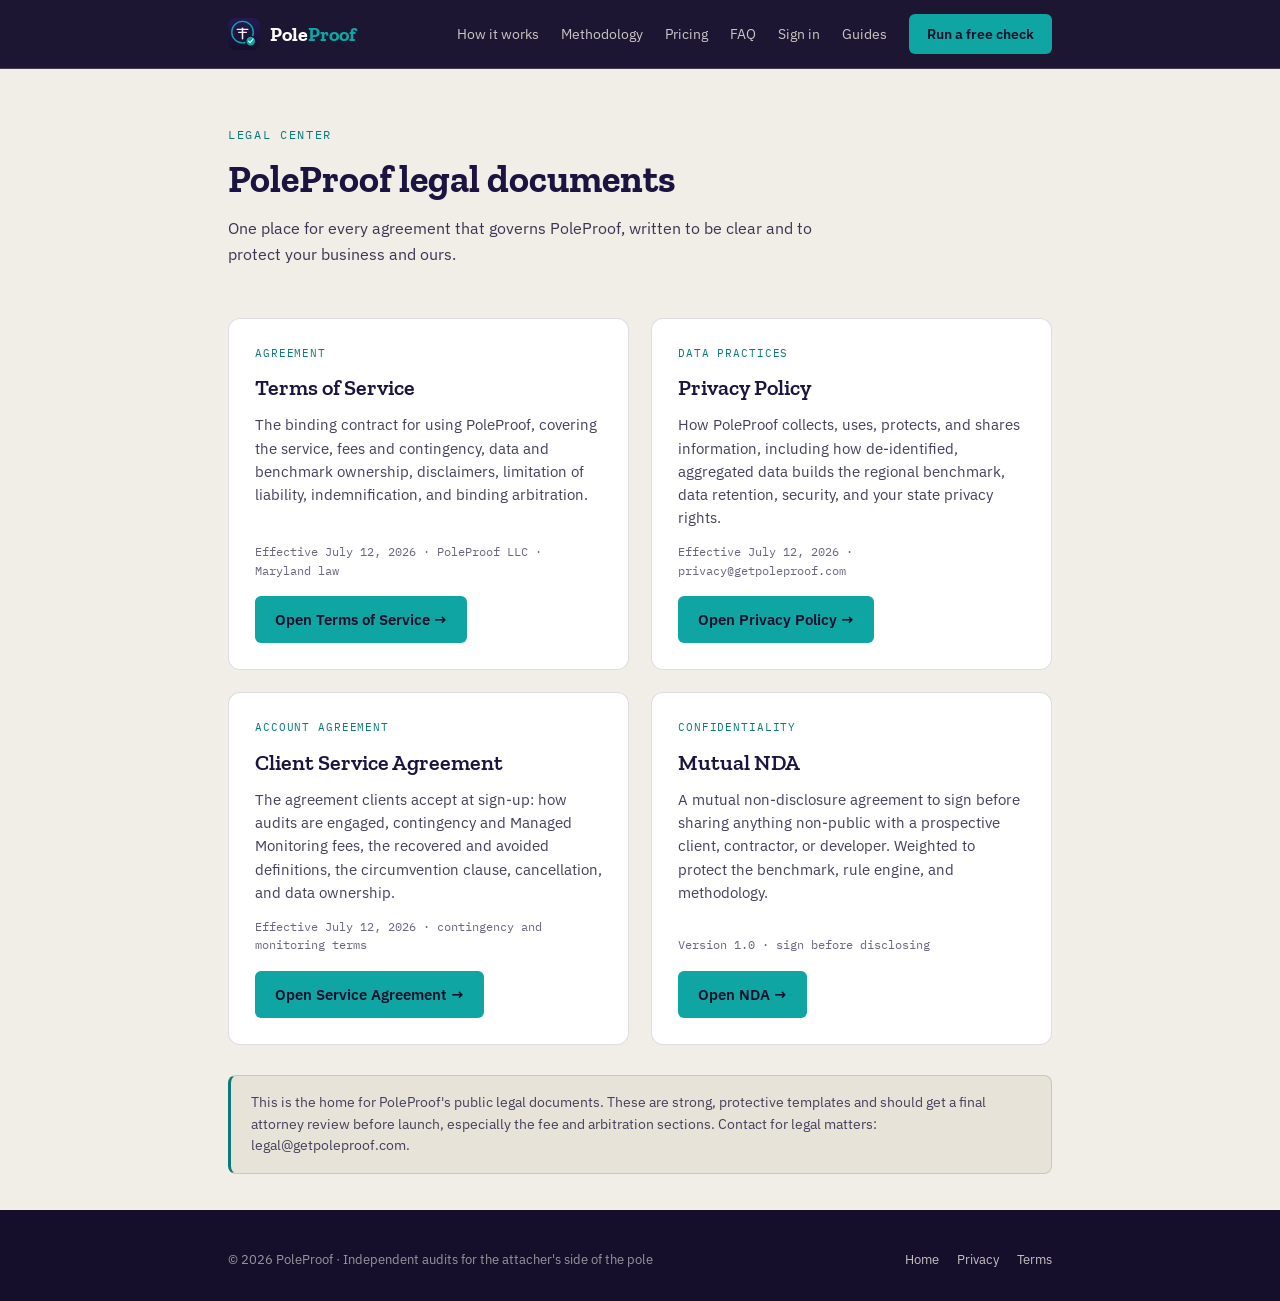
<file: legal.html>
<!DOCTYPE html>
<html lang="en">
<head>
<meta charset="UTF-8">
<meta name="viewport" content="width=device-width, initial-scale=1.0">
<title>Legal Center | PoleProof</title>
<meta name="description" content="One place for PoleProof's legal documents: the Terms of Service and the Privacy Policy.">
<meta name="robots" content="index, follow">
<link rel="canonical" href="https://getpoleproof.com/legal.html">
<meta name="theme-color" content="#1b1440">
<link rel="icon" href="/favicon.ico" sizes="any">
<link rel="apple-touch-icon" href="/apple-touch-icon.png">
<link rel="preconnect" href="https://fonts.googleapis.com">
<link rel="preconnect" href="https://fonts.gstatic.com" crossorigin>
<link href="https://fonts.googleapis.com/css2?family=Zilla+Slab:wght@600;700&family=IBM+Plex+Sans:wght@400;500;600&family=IBM+Plex+Mono:wght@500&display=swap" rel="stylesheet">
<style>
:root{color-scheme:light;--indigo:#1b1440;--indigo2:#241a54;--deep:#150f2c;--paper:#f1eee7;--paper-2:#e8e3d8;--teal:#0ea5a3;--teal-d:#0a7a78;--ink:#1b1440;--line:rgba(27,20,64,0.14);--line-light:rgba(241,238,231,0.18);--display:'Zilla Slab',serif;--body:'IBM Plex Sans',sans-serif;--mono:'IBM Plex Mono',monospace;}
*{box-sizing:border-box;}
body{margin:0;font-family:var(--body);color:var(--ink);background:var(--paper);-webkit-font-smoothing:antialiased;line-height:1.6;}
.wrap{max-width:880px;margin:0 auto;padding:0 28px;}
a{color:var(--teal-d);}
nav{position:sticky;top:0;z-index:50;background:rgba(21,15,44,0.97);backdrop-filter:blur(8px);border-bottom:1px solid var(--line-light);}
nav .wrap{display:flex;align-items:center;justify-content:space-between;height:68px;}
.brand{display:flex;align-items:center;gap:10px;text-decoration:none;}
.brand svg{width:32px;height:32px;}
.brand .wm{font-family:var(--display);font-weight:700;font-size:20px;color:#fff;}
.brand .wm span{color:var(--teal);}
.navlinks{display:flex;align-items:center;}
.navlinks a{color:rgba(241,238,231,.82);text-decoration:none;font-size:14px;margin-left:22px;}
.navlinks a:not(.nav-cta):hover{color:#fff;}
.nav-cta{background:var(--teal);color:var(--deep)!important;padding:9px 18px;border-radius:6px;font-weight:600;}
@media(max-width:820px){.navlinks a:not(.nav-cta){display:none;}}
.head{padding:52px 0 8px;}
.head .eyebrow{font-family:var(--mono);font-size:12px;letter-spacing:0.14em;text-transform:uppercase;color:var(--teal-d);}
.head h1{font-family:var(--display);font-weight:700;font-size:38px;margin:12px 0 10px;line-height:1.1;}
.head p{font-size:16px;color:#3a3554;max-width:60ch;}
.cards{display:grid;grid-template-columns:1fr 1fr;gap:22px;padding:26px 0 8px;}
@media(max-width:720px){.cards{grid-template-columns:1fr;}.head h1{font-size:30px;}}
.card{background:#fff;border:1px solid var(--line);border-radius:12px;padding:26px;display:flex;flex-direction:column;}
.card .tag{font-family:var(--mono);font-size:11px;letter-spacing:0.08em;text-transform:uppercase;color:var(--teal-d);}
.card h2{font-family:var(--display);font-weight:600;font-size:22px;margin:8px 0 8px;}
.card p{font-size:14.5px;color:#443f5c;margin:0 0 14px;flex-grow:1;}
.card .meta{font-family:var(--mono);font-size:11.5px;color:#6b6580;margin-bottom:16px;}
.btn{display:inline-flex;align-items:center;gap:8px;background:var(--teal);color:var(--deep);text-decoration:none;font-weight:600;font-size:14.5px;padding:12px 20px;border-radius:6px;align-self:flex-start;}
.btn:hover{background:#12b8b6;}
.note{background:var(--paper-2);border:1px solid var(--line);border-left:3px solid var(--teal-d);border-radius:8px;padding:16px 20px;margin:22px 0 8px;font-size:13.5px;color:#443f5c;}
footer{background:var(--deep);color:rgba(241,238,231,.6);padding:40px 0 30px;margin-top:36px;}
footer .wrap{display:flex;justify-content:space-between;flex-wrap:wrap;gap:14px;font-size:13px;}
footer a{color:rgba(241,238,231,.8);text-decoration:none;margin-left:18px;}
footer .flinks a:first-child{margin-left:0;}
</style>
</head>
<body>
<nav>
  <div class="wrap">
    <a class="brand" href="index.html">
      <svg viewBox="0 0 300 300" xmlns="http://www.w3.org/2000/svg" aria-hidden="true"><defs><linearGradient id="lg" x1="0" y1="0" x2="0" y2="1"><stop offset="0" stop-color="#241a54"/><stop offset="1" stop-color="#150f2c"/></linearGradient></defs><rect width="300" height="300" rx="66" fill="url(#lg)"/><g transform="translate(150,150) scale(1.2) translate(-161.5,-154.5)"><circle cx="150" cy="140" r="84" fill="none" stroke="#0ea5a3" stroke-width="11"/><g stroke="#f1eee7" stroke-linecap="round" fill="#f1eee7"><line x1="150" y1="110" x2="150" y2="192" stroke-width="12"/><line x1="108" y1="118" x2="192" y2="118" stroke-width="10"/><line x1="120" y1="142" x2="180" y2="142" stroke-width="9"/></g><circle cx="214" cy="210" r="43" fill="#150f2c"/><circle cx="214" cy="210" r="34" fill="#0ea5a3"/><path d="M197 210 L209 223 L233 193" fill="none" stroke="#fff" stroke-width="8" stroke-linecap="round" stroke-linejoin="round"/></g></svg>
      <span class="wm">Pole<span>Proof</span></span>
    </a>
    <div class="navlinks">
      <a href="index.html#how">How it works</a>
      <a href="index.html#method">Methodology</a>
      <a href="index.html#pricing">Pricing</a>
      <a href="index.html#faq">FAQ</a>
      <a href="index.html#login">Sign in</a>
      <a href="index.html#guides">Guides</a>
      <a class="nav-cta" href="index.html#check">Run a free check</a>
    </div>
  </div>
</nav>
<header class="head">
  <div class="wrap">
    <span class="eyebrow">Legal center</span>
    <h1>PoleProof legal documents</h1>
    <p>One place for every agreement that governs PoleProof, written to be clear and to protect your business and ours.</p>
  </div>
</header>
<main>
  <div class="wrap">
    <div class="cards">
      <div class="card"><span class="tag">Agreement</span><h2>Terms of Service</h2><p>The binding contract for using PoleProof, covering the service, fees and contingency, data and benchmark ownership, disclaimers, limitation of liability, indemnification, and binding arbitration.</p><div class="meta">Effective July 12, 2026 &middot; PoleProof LLC &middot; Maryland law</div><a class="btn" href="terms.html">Open Terms of Service &rarr;</a></div>
      <div class="card"><span class="tag">Data practices</span><h2>Privacy Policy</h2><p>How PoleProof collects, uses, protects, and shares information, including how de-identified, aggregated data builds the regional benchmark, data retention, security, and your state privacy rights.</p><div class="meta">Effective July 12, 2026 &middot; privacy@getpoleproof.com</div><a class="btn" href="privacy.html">Open Privacy Policy &rarr;</a></div>
      <div class="card"><span class="tag">Account agreement</span><h2>Client Service Agreement</h2><p>The agreement clients accept at sign-up: how audits are engaged, contingency and Managed Monitoring fees, the recovered and avoided definitions, the circumvention clause, cancellation, and data ownership.</p><div class="meta">Effective July 12, 2026 &middot; contingency and monitoring terms</div><a class="btn" href="service-agreement.html">Open Service Agreement &rarr;</a></div>
      <div class="card"><span class="tag">Confidentiality</span><h2>Mutual NDA</h2><p>A mutual non-disclosure agreement to sign before sharing anything non-public with a prospective client, contractor, or developer. Weighted to protect the benchmark, rule engine, and methodology.</p><div class="meta">Version 1.0 &middot; sign before disclosing</div><a class="btn" href="nda.html">Open NDA &rarr;</a></div>
    </div>
    <div class="note">This is the home for PoleProof's public legal documents. These are strong, protective templates and should get a final attorney review before launch, especially the fee and arbitration sections. Contact for legal matters: legal@getpoleproof.com.</div>
  </div>
</main>
<footer>
  <div class="wrap">
    <span>&copy; 2026 PoleProof &middot; Independent audits for the attacher's side of the pole</span>
    <span class="flinks"><a href="index.html">Home</a><a href="privacy.html">Privacy</a><a href="terms.html">Terms</a></span>
  </div>
</footer>
</body>
</html>
</file>
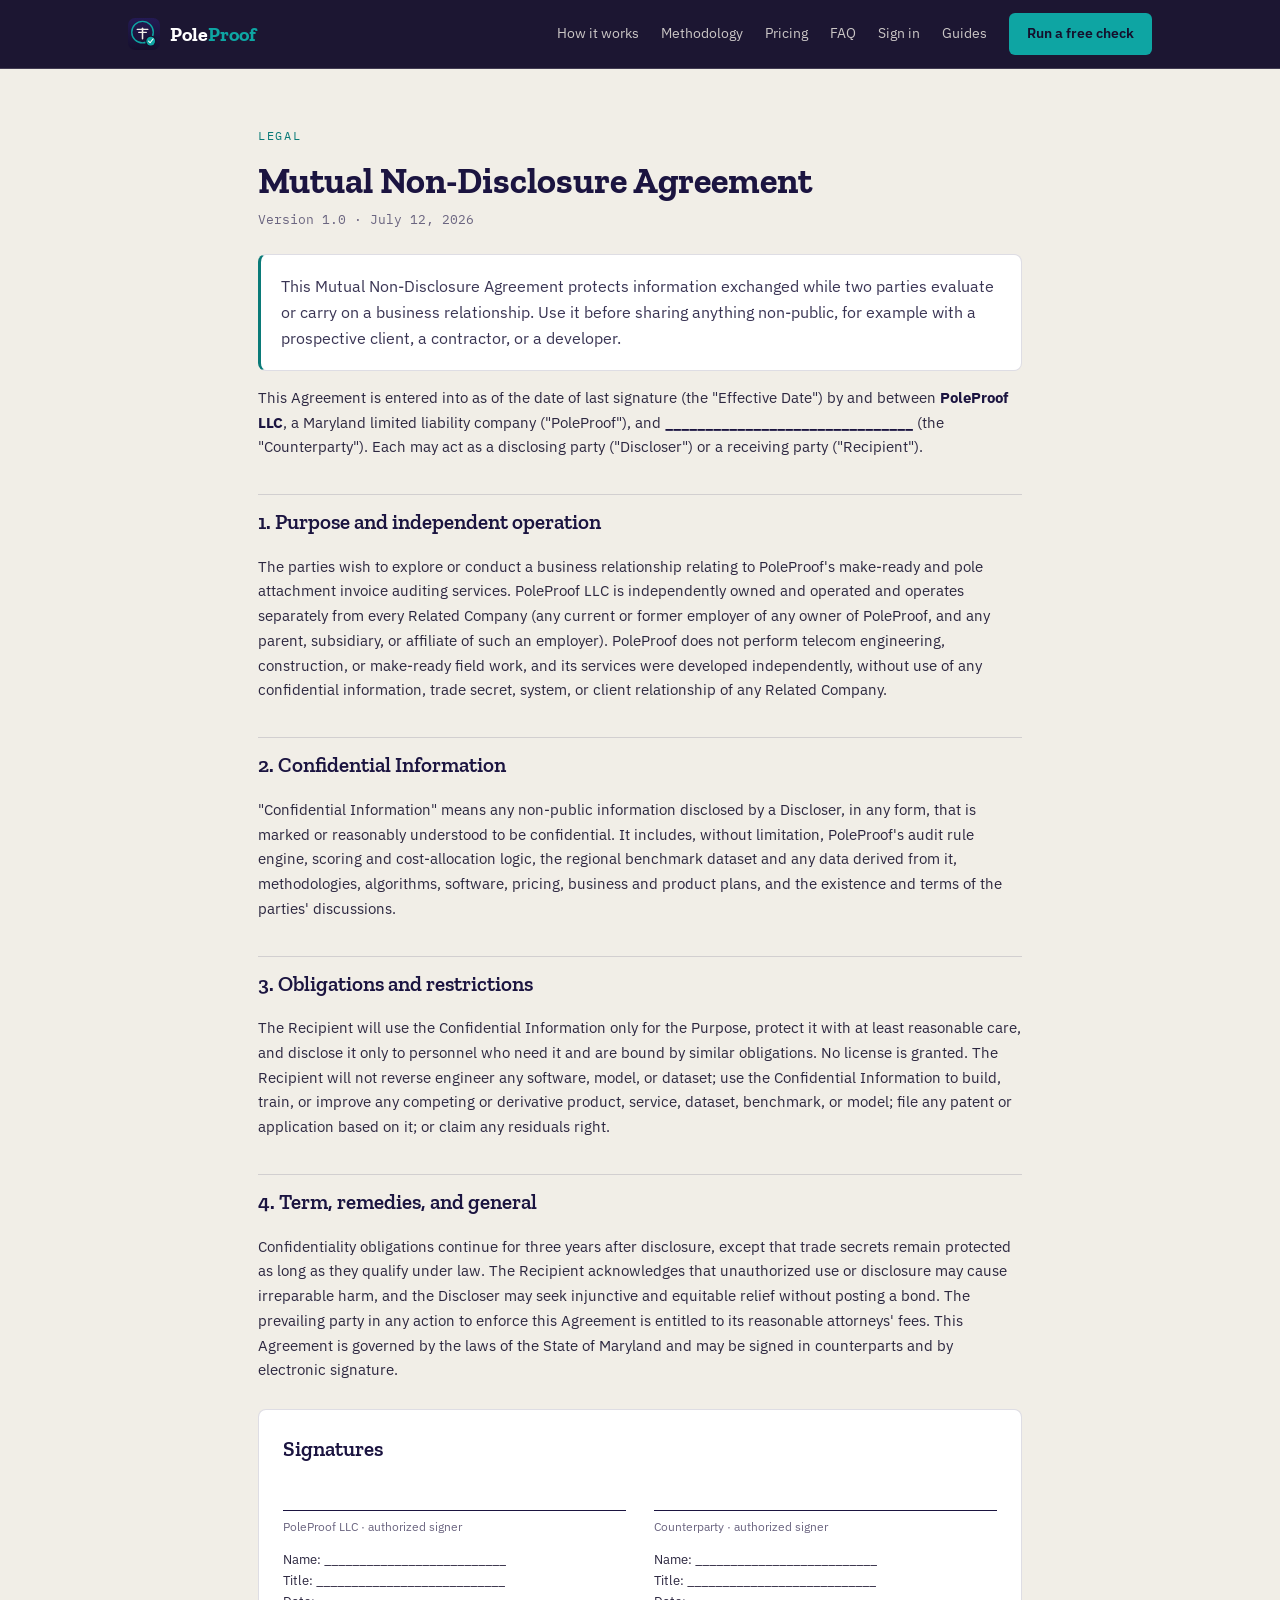
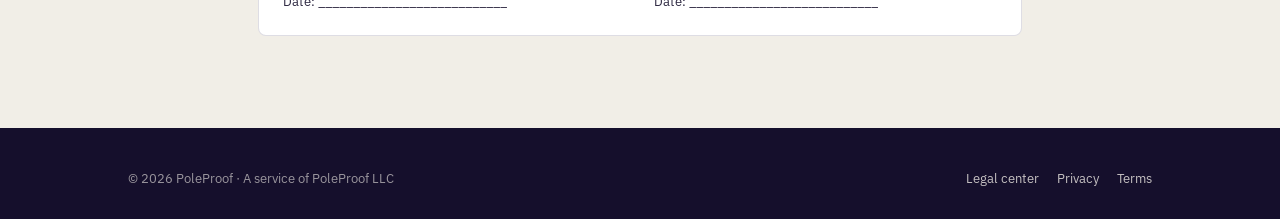
<file: nda.html>
<!DOCTYPE html>
<html lang="en">
<head>
<meta charset="UTF-8">
<meta name="viewport" content="width=device-width, initial-scale=1.0">
<title>Mutual Non-Disclosure Agreement | PoleProof</title>
<meta name="description" content="PoleProof's mutual non-disclosure agreement for evaluating or conducting a business relationship.">
<meta name="robots" content="noindex, follow">
<link rel="icon" href="/favicon.ico" sizes="any">
<link rel="apple-touch-icon" href="/apple-touch-icon.png">
<link rel="preconnect" href="https://fonts.googleapis.com">
<link rel="preconnect" href="https://fonts.gstatic.com" crossorigin>
<link href="https://fonts.googleapis.com/css2?family=Zilla+Slab:wght@600;700&family=IBM+Plex+Sans:wght@400;500;600&family=IBM+Plex+Mono:wght@500&display=swap" rel="stylesheet">
<style>
:root{--indigo:#1b1440;--deep:#150f2c;--paper:#f1eee7;--paper-2:#e8e3d8;--teal:#0ea5a3;--teal-d:#0a7a78;--ink:#1b1440;--line:rgba(27,20,64,0.14);--line-light:rgba(241,238,231,0.18);--display:'Zilla Slab',serif;--body:'IBM Plex Sans',sans-serif;--mono:'IBM Plex Mono',monospace;}
*{box-sizing:border-box;}
body{margin:0;font-family:var(--body);color:var(--ink);background:var(--paper);-webkit-font-smoothing:antialiased;line-height:1.65;}
.wrap{max-width:820px;margin:0 auto;padding:0 28px;}
a{color:var(--teal-d);}
nav{position:sticky;top:0;z-index:50;background:rgba(21,15,44,0.97);backdrop-filter:blur(8px);border-bottom:1px solid var(--line-light);}
nav .wrap{max-width:1080px;display:flex;align-items:center;justify-content:space-between;height:68px;}
.brand{display:flex;align-items:center;gap:10px;text-decoration:none;}
.brand svg{width:32px;height:32px;}
.brand .wm{font-family:var(--display);font-weight:700;font-size:20px;color:#fff;}
.brand .wm span{color:var(--teal);}
.navlinks{display:flex;align-items:center;}
.navlinks a{color:rgba(241,238,231,.82);text-decoration:none;font-size:14px;margin-left:22px;}
.nav-cta{background:var(--teal);color:var(--deep)!important;padding:9px 18px;border-radius:6px;font-weight:600;}
@media(max-width:820px){.navlinks a:not(.nav-cta){display:none;}}
.doc{padding:52px 0 72px;}
.doc .eyebrow{font-family:var(--mono);font-size:12px;letter-spacing:0.14em;text-transform:uppercase;color:var(--teal-d);}
.doc h1{font-family:var(--display);font-weight:700;font-size:36px;margin:14px 0 8px;line-height:1.1;}
.doc .meta{font-family:var(--mono);font-size:12.5px;color:#6b6580;margin-bottom:8px;}
.intro{font-size:16px;color:#3a3554;background:#fff;border:1px solid var(--line);border-left:3px solid var(--teal-d);border-radius:8px;padding:18px 20px;margin:24px 0 8px;}
.doc h2{font-family:var(--display);font-weight:600;font-size:21px;margin:34px 0 10px;padding-top:10px;border-top:1px solid var(--line);}
.doc p,.doc li{font-size:15px;color:#2c2740;}
.doc ul{padding-left:22px;}
.doc li{margin:6px 0;}
.doc strong{color:var(--ink);}
.sig{background:#fff;border:1px solid var(--line);border-radius:8px;padding:22px 24px;margin-top:26px;}
.sig h2{border-top:none;padding-top:0;margin-top:0;}
.sigrow{display:grid;grid-template-columns:1fr 1fr;gap:28px;margin-top:14px;}
@media(max-width:640px){.sigrow{grid-template-columns:1fr;}}
.sigline{border-bottom:1px solid var(--ink);height:30px;margin-bottom:6px;}
.sigcap{font-size:12px;color:#6b6580;}
footer{background:var(--deep);color:rgba(241,238,231,.6);padding:40px 0 30px;margin-top:20px;}
footer .wrap{max-width:1080px;display:flex;justify-content:space-between;flex-wrap:wrap;gap:14px;font-size:13px;}
footer a{color:rgba(241,238,231,.8);text-decoration:none;margin-left:18px;}
footer .flinks a:first-child{margin-left:0;}
</style>
</head>
<body>
<nav>
  <div class="wrap">
    <a class="brand" href="index.html">
      <svg viewBox="0 0 300 300" xmlns="http://www.w3.org/2000/svg" aria-hidden="true"><defs><linearGradient id="lg" x1="0" y1="0" x2="0" y2="1"><stop offset="0" stop-color="#241a54"/><stop offset="1" stop-color="#150f2c"/></linearGradient></defs><rect width="300" height="300" rx="66" fill="url(#lg)"/><g transform="translate(150,150) scale(1.2) translate(-161.5,-154.5)"><circle cx="150" cy="140" r="84" fill="none" stroke="#0ea5a3" stroke-width="11"/><g stroke="#f1eee7" stroke-linecap="round" fill="#f1eee7"><line x1="150" y1="110" x2="150" y2="192" stroke-width="12"/><line x1="108" y1="118" x2="192" y2="118" stroke-width="10"/><line x1="120" y1="142" x2="180" y2="142" stroke-width="9"/></g><circle cx="214" cy="210" r="43" fill="#150f2c"/><circle cx="214" cy="210" r="34" fill="#0ea5a3"/><path d="M197 210 L209 223 L233 193" fill="none" stroke="#fff" stroke-width="8" stroke-linecap="round" stroke-linejoin="round"/></g></svg>
      <span class="wm">Pole<span>Proof</span></span>
    </a>
    <div class="navlinks">
      <a href="index.html#how">How it works</a>
      <a href="index.html#method">Methodology</a>
      <a href="index.html#pricing">Pricing</a>
      <a href="index.html#faq">FAQ</a>
      <a href="index.html#login">Sign in</a>
      <a href="index.html#guides">Guides</a>
      <a class="nav-cta" href="index.html#check">Run a free check</a>
    </div>
  </div>
</nav>
<main class="doc">
  <div class="wrap">
    <span class="eyebrow">Legal</span>
    <h1>Mutual Non-Disclosure Agreement</h1>
    <div class="meta">Version 1.0 &middot; July 12, 2026</div>
    <div class="intro">This Mutual Non-Disclosure Agreement protects information exchanged while two parties evaluate or carry on a business relationship. Use it before sharing anything non-public, for example with a prospective client, a contractor, or a developer.</div>
    <p>This Agreement is entered into as of the date of last signature (the "Effective Date") by and between <strong>PoleProof LLC</strong>, a Maryland limited liability company ("PoleProof"), and <strong>_______________________________</strong> (the "Counterparty"). Each may act as a disclosing party ("Discloser") or a receiving party ("Recipient").</p>
    <h2>1. Purpose and independent operation</h2>
    <p>The parties wish to explore or conduct a business relationship relating to PoleProof's make-ready and pole attachment invoice auditing services. PoleProof LLC is independently owned and operated and operates separately from every Related Company (any current or former employer of any owner of PoleProof, and any parent, subsidiary, or affiliate of such an employer). PoleProof does not perform telecom engineering, construction, or make-ready field work, and its services were developed independently, without use of any confidential information, trade secret, system, or client relationship of any Related Company.</p>
    <h2>2. Confidential Information</h2>
    <p>"Confidential Information" means any non-public information disclosed by a Discloser, in any form, that is marked or reasonably understood to be confidential. It includes, without limitation, PoleProof's audit rule engine, scoring and cost-allocation logic, the regional benchmark dataset and any data derived from it, methodologies, algorithms, software, pricing, business and product plans, and the existence and terms of the parties' discussions.</p>
    <h2>3. Obligations and restrictions</h2>
    <p>The Recipient will use the Confidential Information only for the Purpose, protect it with at least reasonable care, and disclose it only to personnel who need it and are bound by similar obligations. No license is granted. The Recipient will not reverse engineer any software, model, or dataset; use the Confidential Information to build, train, or improve any competing or derivative product, service, dataset, benchmark, or model; file any patent or application based on it; or claim any residuals right.</p>
    <h2>4. Term, remedies, and general</h2>
    <p>Confidentiality obligations continue for three years after disclosure, except that trade secrets remain protected as long as they qualify under law. The Recipient acknowledges that unauthorized use or disclosure may cause irreparable harm, and the Discloser may seek injunctive and equitable relief without posting a bond. The prevailing party in any action to enforce this Agreement is entitled to its reasonable attorneys' fees. This Agreement is governed by the laws of the State of Maryland and may be signed in counterparts and by electronic signature.</p>
    <div class="sig">
      <h2>Signatures</h2>
      <div class="sigrow">
        <div><div class="sigline"></div><div class="sigcap">PoleProof LLC &middot; authorized signer</div><p style="font-size:13px;margin:12px 0 0;">Name: __________________________<br>Title: ___________________________<br>Date: ___________________________</p></div>
        <div><div class="sigline"></div><div class="sigcap">Counterparty &middot; authorized signer</div><p style="font-size:13px;margin:12px 0 0;">Name: __________________________<br>Title: ___________________________<br>Date: ___________________________</p></div>
      </div>
    </div>
  </div>
</main>
<footer>
  <div class="wrap">
    <span>&copy; 2026 PoleProof &middot; A service of PoleProof LLC</span>
    <span class="flinks"><a href="legal.html">Legal center</a><a href="privacy.html">Privacy</a><a href="terms.html">Terms</a></span>
  </div>
</footer>
</body>
</html>
</file>
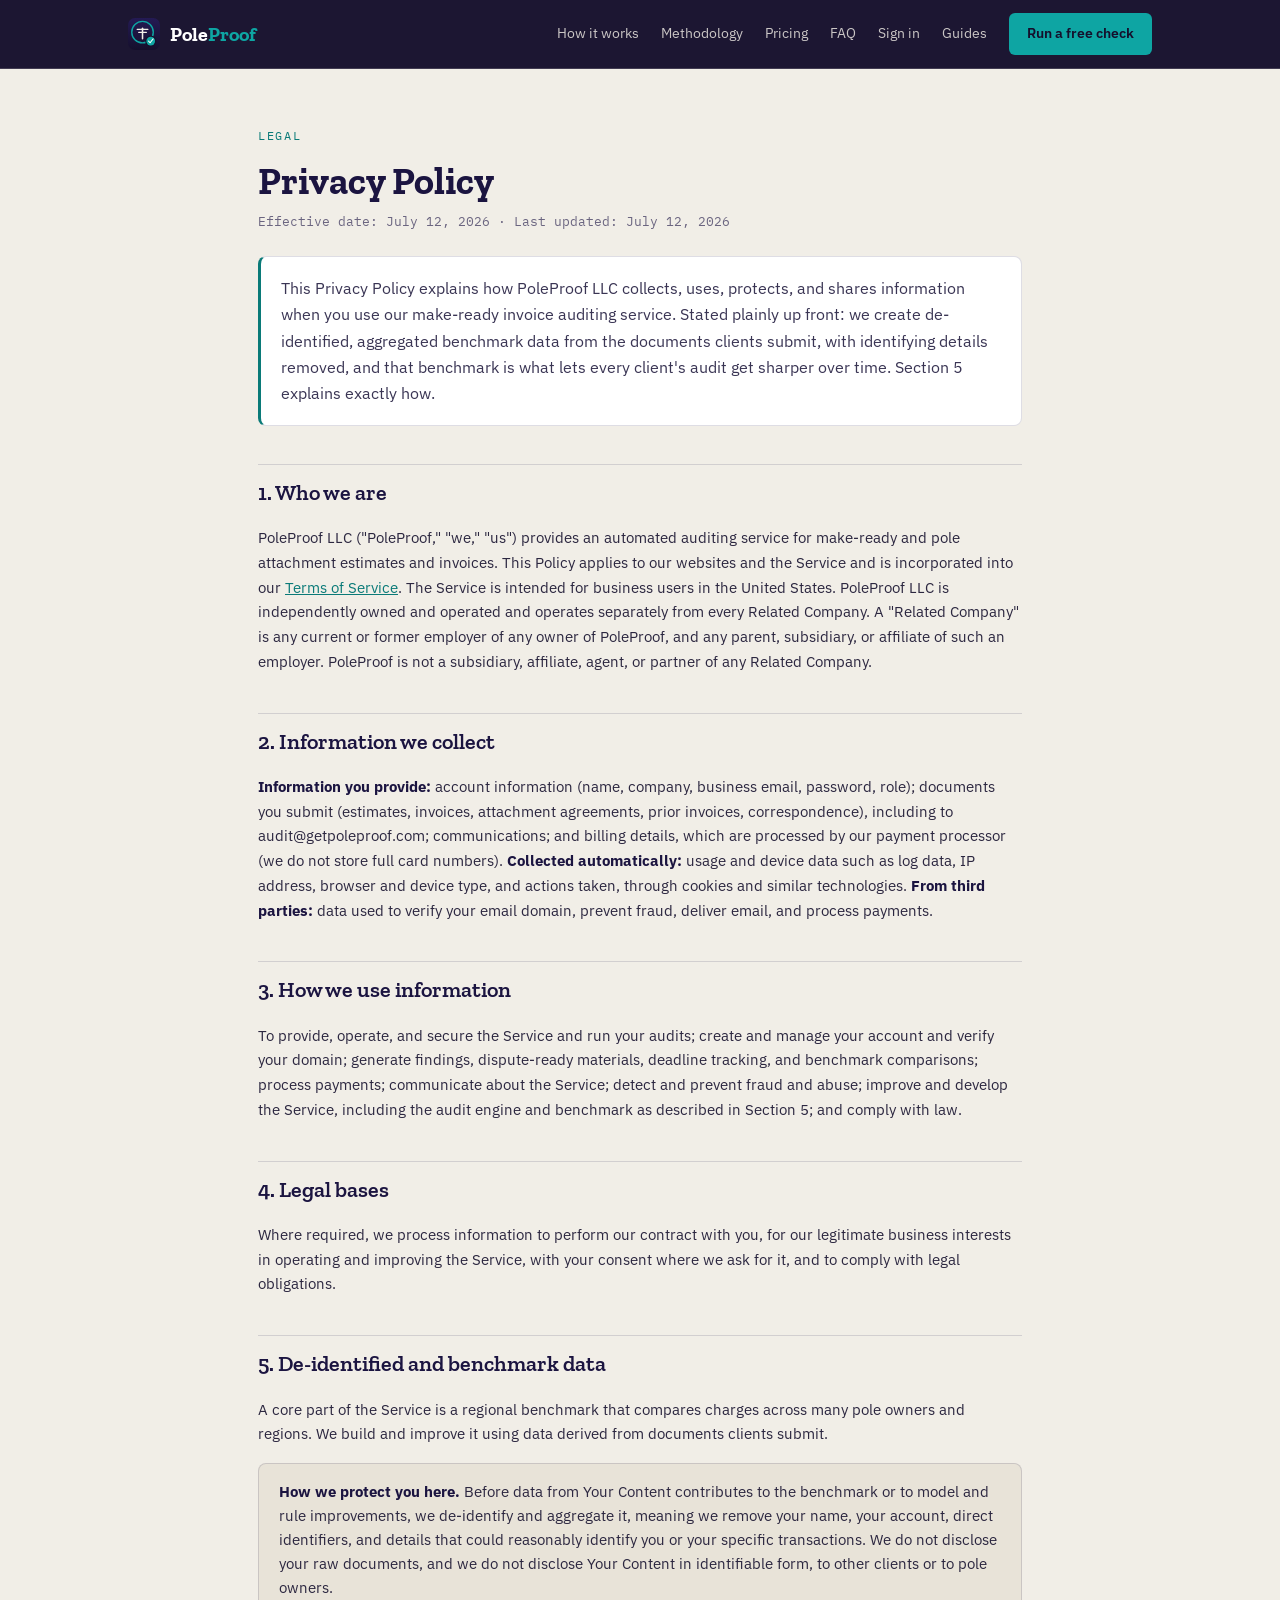
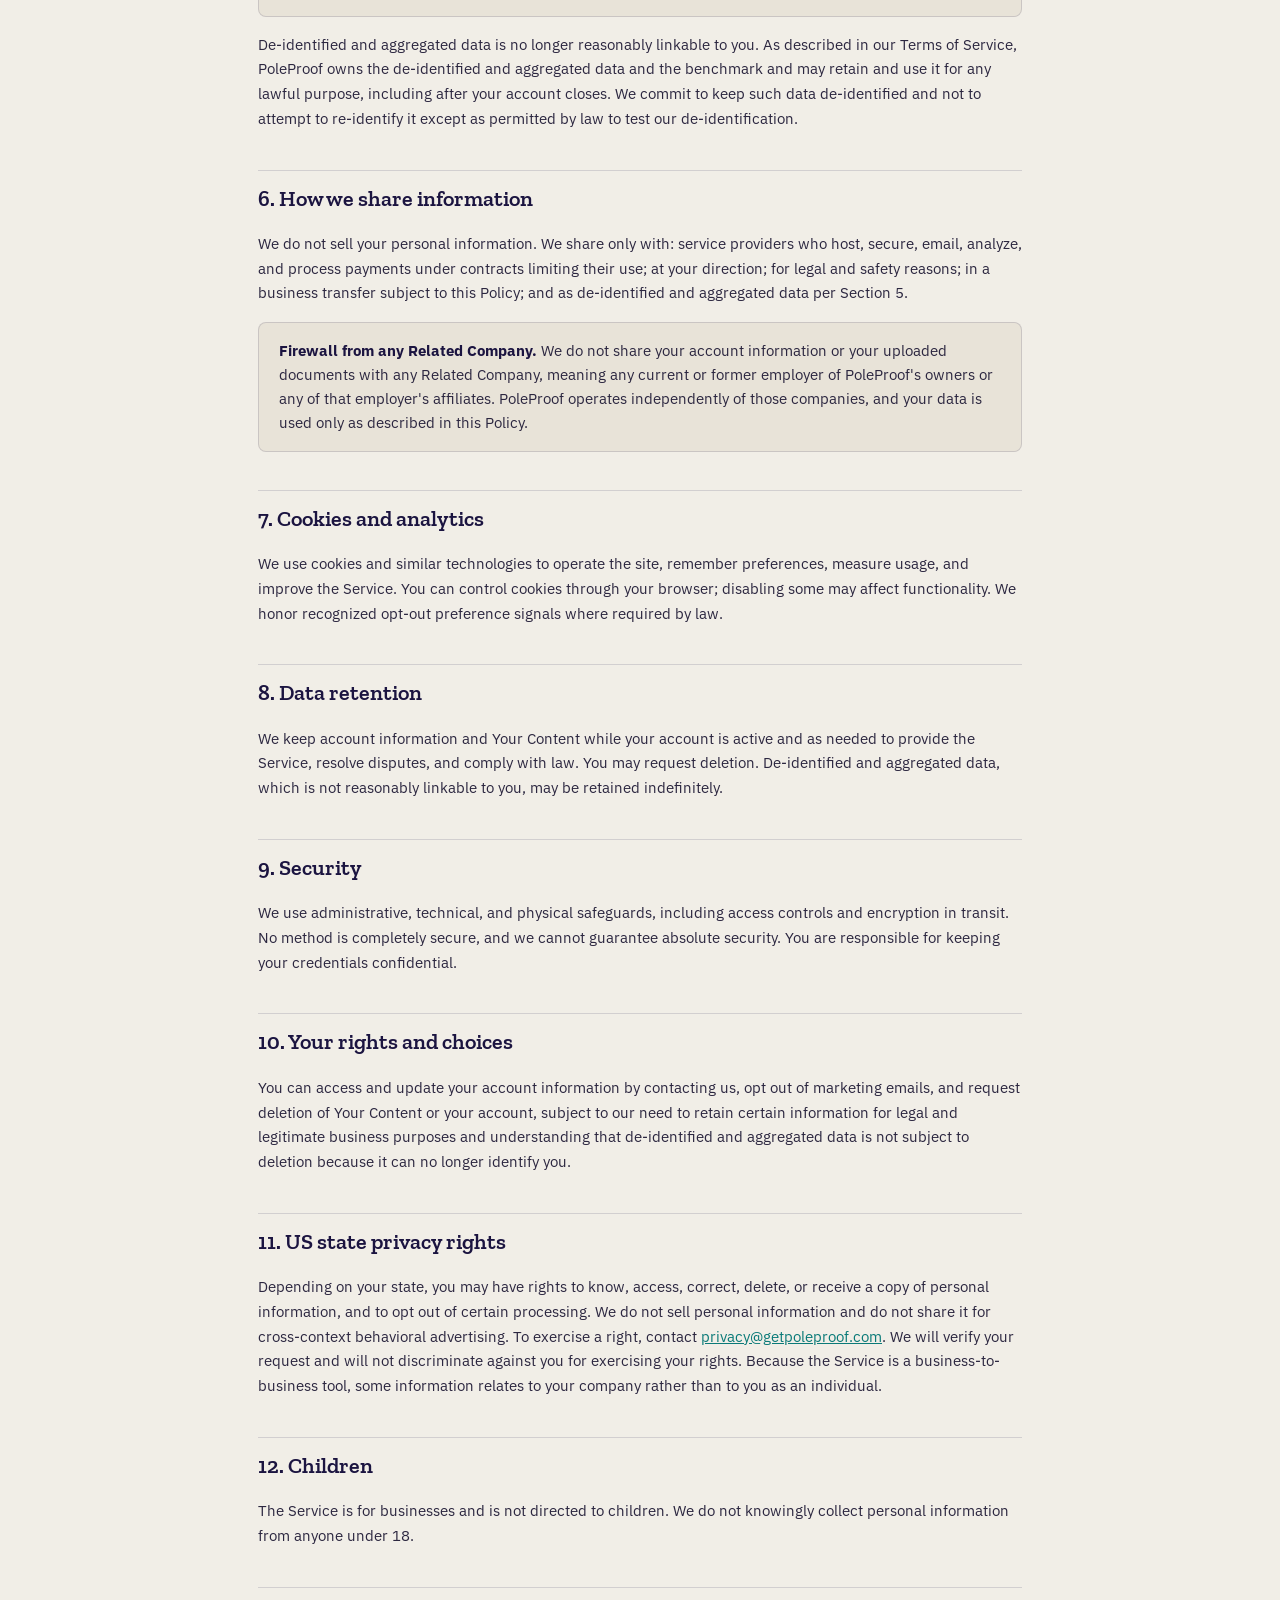
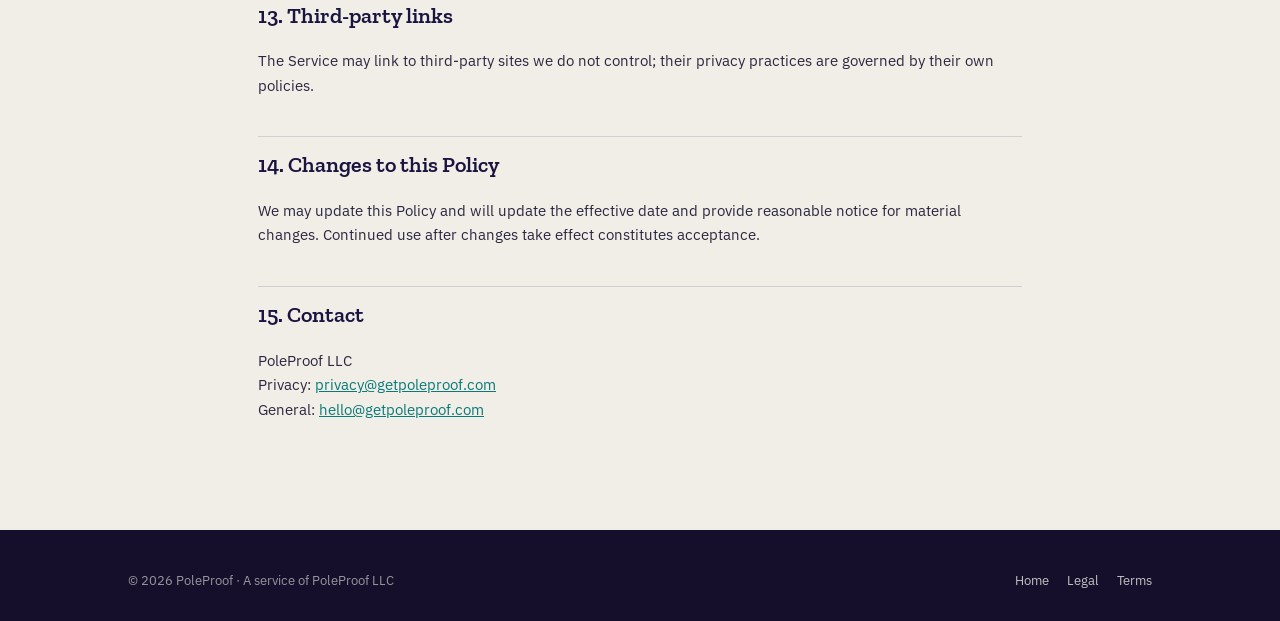
<file: privacy.html>
<!DOCTYPE html>
<html lang="en">
<head>
<meta charset="UTF-8">
<meta name="viewport" content="width=device-width, initial-scale=1.0">
<title>Privacy Policy | PoleProof</title>
<meta name="description" content="How PoleProof collects, uses, protects, and shares information, including de-identified benchmark data.">
<meta name="robots" content="index, follow">
<link rel="canonical" href="https://getpoleproof.com/privacy.html">
<meta name="theme-color" content="#150f2c">
<link rel="icon" href="/favicon.ico" sizes="any">
<link rel="apple-touch-icon" href="/apple-touch-icon.png">
<link rel="preconnect" href="https://fonts.googleapis.com">
<link rel="preconnect" href="https://fonts.gstatic.com" crossorigin>
<link href="https://fonts.googleapis.com/css2?family=Zilla+Slab:wght@600;700&family=IBM+Plex+Sans:wght@400;500;600&family=IBM+Plex+Mono:wght@500&display=swap" rel="stylesheet">
<style>
:root{--indigo:#1b1440;--deep:#150f2c;--paper:#f1eee7;--paper-2:#e8e3d8;--teal:#0ea5a3;--teal-d:#0a7a78;--ink:#1b1440;--line:rgba(27,20,64,0.14);--line-light:rgba(241,238,231,0.18);--display:'Zilla Slab',serif;--body:'IBM Plex Sans',sans-serif;--mono:'IBM Plex Mono',monospace;}
*{box-sizing:border-box;}
html{scroll-behavior:smooth;}
body{margin:0;font-family:var(--body);color:var(--ink);background:var(--paper);-webkit-font-smoothing:antialiased;line-height:1.65;}
.wrap{max-width:820px;margin:0 auto;padding:0 28px;}
a{color:var(--teal-d);}
nav{position:sticky;top:0;z-index:50;background:rgba(21,15,44,0.97);backdrop-filter:blur(8px);border-bottom:1px solid var(--line-light);}
nav .wrap{max-width:1080px;display:flex;align-items:center;justify-content:space-between;height:68px;}
.brand{display:flex;align-items:center;gap:10px;text-decoration:none;}
.brand svg{width:32px;height:32px;}
.brand .wm{font-family:var(--display);font-weight:700;font-size:20px;color:#fff;}
.brand .wm span{color:var(--teal);}
.navlinks{display:flex;align-items:center;}
.navlinks a{color:rgba(241,238,231,.82);text-decoration:none;font-size:14px;margin-left:22px;}
.nav-cta{background:var(--teal);color:var(--deep)!important;padding:9px 18px;border-radius:6px;font-weight:600;}
@media(max-width:820px){.navlinks a:not(.nav-cta){display:none;}}
.doc{padding:52px 0 72px;}
.doc .eyebrow{font-family:var(--mono);font-size:12px;letter-spacing:0.14em;text-transform:uppercase;color:var(--teal-d);}
.doc h1{font-family:var(--display);font-weight:700;font-size:38px;margin:14px 0 8px;line-height:1.1;}
.doc .meta{font-family:var(--mono);font-size:12.5px;color:#6b6580;margin-bottom:8px;}
.intro{font-size:16px;color:#3a3554;background:#fff;border:1px solid var(--line);border-left:3px solid var(--teal-d);border-radius:8px;padding:18px 20px;margin:24px 0 8px;}
.doc h2{font-family:var(--display);font-weight:600;font-size:22px;margin:38px 0 10px;padding-top:10px;border-top:1px solid var(--line);}
.doc h3{font-family:var(--display);font-weight:600;font-size:17px;margin:22px 0 6px;}
.doc p,.doc li{font-size:15px;color:#2c2740;}
.doc ul{padding-left:22px;}.doc li{margin:6px 0;}
.doc strong{color:var(--ink);}
.callout{background:var(--paper-2);border:1px solid var(--line);border-radius:8px;padding:16px 20px;margin:16px 0;font-size:14.5px;color:#2c2740;}
footer{background:var(--deep);color:rgba(241,238,231,.6);padding:40px 0 30px;margin-top:20px;}
footer .wrap{max-width:1080px;display:flex;justify-content:space-between;flex-wrap:wrap;gap:14px;font-size:13px;}
footer a{color:rgba(241,238,231,.8);text-decoration:none;margin-left:18px;}
footer .flinks a:first-child{margin-left:0;}
@media(max-width:640px){.doc h1{font-size:30px;}}
</style>
</head>
<body>
<nav>
  <div class="wrap">
    <a class="brand" href="index.html">
      <svg viewBox="0 0 300 300" xmlns="http://www.w3.org/2000/svg" aria-hidden="true"><defs><linearGradient id="lg" x1="0" y1="0" x2="0" y2="1"><stop offset="0" stop-color="#241a54"/><stop offset="1" stop-color="#150f2c"/></linearGradient></defs><rect width="300" height="300" rx="66" fill="url(#lg)"/><g transform="translate(150,150) scale(1.2) translate(-161.5,-154.5)"><circle cx="150" cy="140" r="84" fill="none" stroke="#0ea5a3" stroke-width="11"/><g stroke="#f1eee7" stroke-linecap="round" fill="#f1eee7"><line x1="150" y1="110" x2="150" y2="192" stroke-width="12"/><line x1="108" y1="118" x2="192" y2="118" stroke-width="10"/><line x1="120" y1="142" x2="180" y2="142" stroke-width="9"/></g><circle cx="214" cy="210" r="43" fill="#150f2c"/><circle cx="214" cy="210" r="34" fill="#0ea5a3"/><path d="M197 210 L209 223 L233 193" fill="none" stroke="#fff" stroke-width="8" stroke-linecap="round" stroke-linejoin="round"/></g></svg>
      <span class="wm">Pole<span>Proof</span></span>
    </a>
    <div class="navlinks">
      <a href="index.html#how">How it works</a>
      <a href="index.html#method">Methodology</a>
      <a href="index.html#pricing">Pricing</a>
      <a href="index.html#faq">FAQ</a>
      <a href="index.html#login">Sign in</a>
      <a href="index.html#guides">Guides</a>
      <a class="nav-cta" href="index.html#check">Run a free check</a>
    </div>
  </div>
</nav>
<main class="doc">
  <div class="wrap">
    <span class="eyebrow">Legal</span>
    <h1>Privacy Policy</h1>
    <div class="meta">Effective date: July 12, 2026 &middot; Last updated: July 12, 2026</div>
    <div class="intro">This Privacy Policy explains how PoleProof LLC collects, uses, protects, and shares information when you use our make-ready invoice auditing service. Stated plainly up front: we create de-identified, aggregated benchmark data from the documents clients submit, with identifying details removed, and that benchmark is what lets every client's audit get sharper over time. Section 5 explains exactly how.</div>
    <h2>1. Who we are</h2>
    <p>PoleProof LLC ("PoleProof," "we," "us") provides an automated auditing service for make-ready and pole attachment estimates and invoices. This Policy applies to our websites and the Service and is incorporated into our <a href="terms.html">Terms of Service</a>. The Service is intended for business users in the United States. PoleProof LLC is independently owned and operated and operates separately from every Related Company. A "Related Company" is any current or former employer of any owner of PoleProof, and any parent, subsidiary, or affiliate of such an employer. PoleProof is not a subsidiary, affiliate, agent, or partner of any Related Company.</p>
    <h2>2. Information we collect</h2>
    <p><strong>Information you provide:</strong> account information (name, company, business email, password, role); documents you submit (estimates, invoices, attachment agreements, prior invoices, correspondence), including to audit@getpoleproof.com; communications; and billing details, which are processed by our payment processor (we do not store full card numbers). <strong>Collected automatically:</strong> usage and device data such as log data, IP address, browser and device type, and actions taken, through cookies and similar technologies. <strong>From third parties:</strong> data used to verify your email domain, prevent fraud, deliver email, and process payments.</p>
    <h2>3. How we use information</h2>
    <p>To provide, operate, and secure the Service and run your audits; create and manage your account and verify your domain; generate findings, dispute-ready materials, deadline tracking, and benchmark comparisons; process payments; communicate about the Service; detect and prevent fraud and abuse; improve and develop the Service, including the audit engine and benchmark as described in Section 5; and comply with law.</p>
    <h2>4. Legal bases</h2>
    <p>Where required, we process information to perform our contract with you, for our legitimate business interests in operating and improving the Service, with your consent where we ask for it, and to comply with legal obligations.</p>
    <h2>5. De-identified and benchmark data</h2>
    <p>A core part of the Service is a regional benchmark that compares charges across many pole owners and regions. We build and improve it using data derived from documents clients submit.</p>
    <div class="callout"><strong>How we protect you here.</strong> Before data from Your Content contributes to the benchmark or to model and rule improvements, we de-identify and aggregate it, meaning we remove your name, your account, direct identifiers, and details that could reasonably identify you or your specific transactions. We do not disclose your raw documents, and we do not disclose Your Content in identifiable form, to other clients or to pole owners.</div>
    <p>De-identified and aggregated data is no longer reasonably linkable to you. As described in our Terms of Service, PoleProof owns the de-identified and aggregated data and the benchmark and may retain and use it for any lawful purpose, including after your account closes. We commit to keep such data de-identified and not to attempt to re-identify it except as permitted by law to test our de-identification.</p>
    <h2>6. How we share information</h2>
    <p>We do not sell your personal information. We share only with: service providers who host, secure, email, analyze, and process payments under contracts limiting their use; at your direction; for legal and safety reasons; in a business transfer subject to this Policy; and as de-identified and aggregated data per Section 5.</p>
    <div class="callout"><strong>Firewall from any Related Company.</strong> We do not share your account information or your uploaded documents with any Related Company, meaning any current or former employer of PoleProof's owners or any of that employer's affiliates. PoleProof operates independently of those companies, and your data is used only as described in this Policy.</div>
    <h2>7. Cookies and analytics</h2>
    <p>We use cookies and similar technologies to operate the site, remember preferences, measure usage, and improve the Service. You can control cookies through your browser; disabling some may affect functionality. We honor recognized opt-out preference signals where required by law.</p>
    <h2>8. Data retention</h2>
    <p>We keep account information and Your Content while your account is active and as needed to provide the Service, resolve disputes, and comply with law. You may request deletion. De-identified and aggregated data, which is not reasonably linkable to you, may be retained indefinitely.</p>
    <h2>9. Security</h2>
    <p>We use administrative, technical, and physical safeguards, including access controls and encryption in transit. No method is completely secure, and we cannot guarantee absolute security. You are responsible for keeping your credentials confidential.</p>
    <h2>10. Your rights and choices</h2>
    <p>You can access and update your account information by contacting us, opt out of marketing emails, and request deletion of Your Content or your account, subject to our need to retain certain information for legal and legitimate business purposes and understanding that de-identified and aggregated data is not subject to deletion because it can no longer identify you.</p>
    <h2>11. US state privacy rights</h2>
    <p>Depending on your state, you may have rights to know, access, correct, delete, or receive a copy of personal information, and to opt out of certain processing. We do not sell personal information and do not share it for cross-context behavioral advertising. To exercise a right, contact <a href="mailto:privacy@getpoleproof.com">privacy@getpoleproof.com</a>. We will verify your request and will not discriminate against you for exercising your rights. Because the Service is a business-to-business tool, some information relates to your company rather than to you as an individual.</p>
    <h2>12. Children</h2>
    <p>The Service is for businesses and is not directed to children. We do not knowingly collect personal information from anyone under 18.</p>
    <h2>13. Third-party links</h2>
    <p>The Service may link to third-party sites we do not control; their privacy practices are governed by their own policies.</p>
    <h2>14. Changes to this Policy</h2>
    <p>We may update this Policy and will update the effective date and provide reasonable notice for material changes. Continued use after changes take effect constitutes acceptance.</p>
    <h2>15. Contact</h2>
    <p>PoleProof LLC<br>Privacy: <a href="mailto:privacy@getpoleproof.com">privacy@getpoleproof.com</a><br>General: <a href="mailto:hello@getpoleproof.com">hello@getpoleproof.com</a></p>
  </div>
</main>
<footer>
  <div class="wrap">
    <span>&copy; 2026 PoleProof &middot; A service of PoleProof LLC</span>
    <span class="flinks"><a href="index.html">Home</a><a href="legal.html">Legal</a><a href="terms.html">Terms</a></span>
  </div>
</footer>
</body>
</html>
</file>
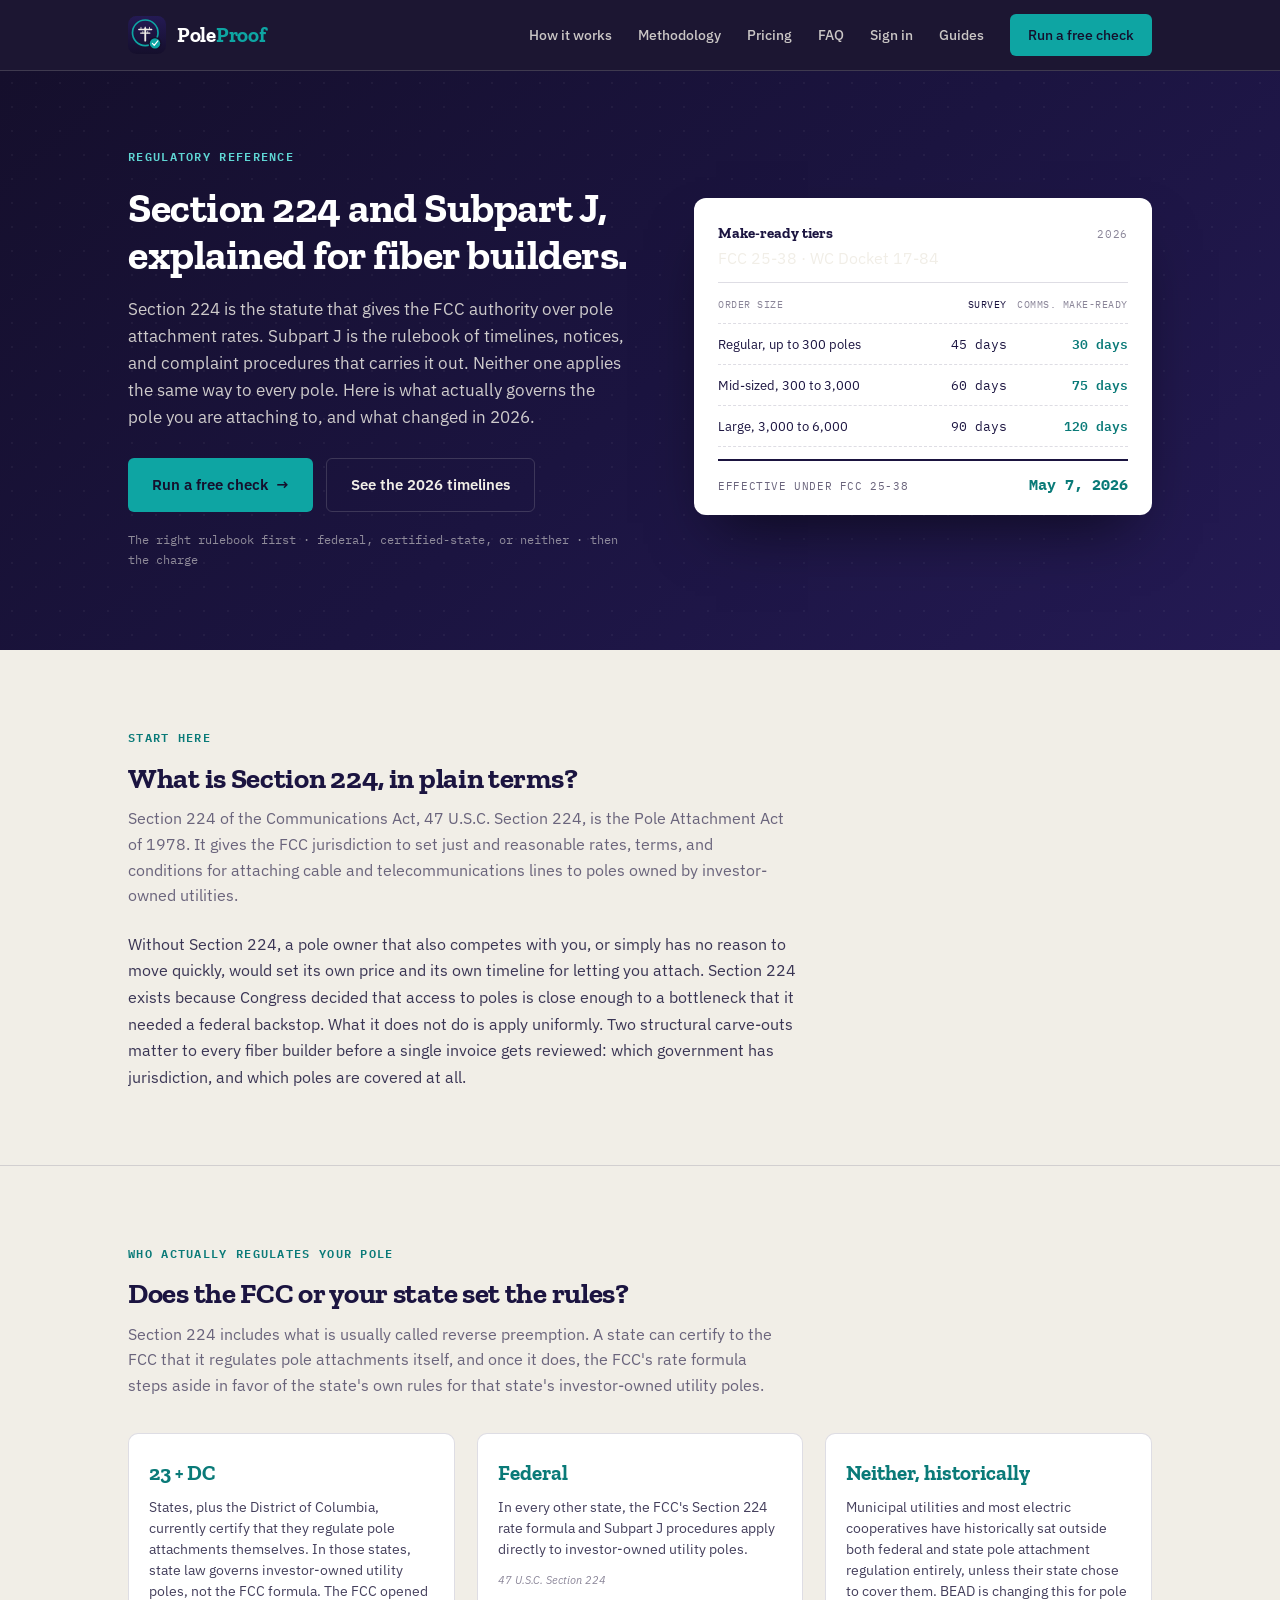
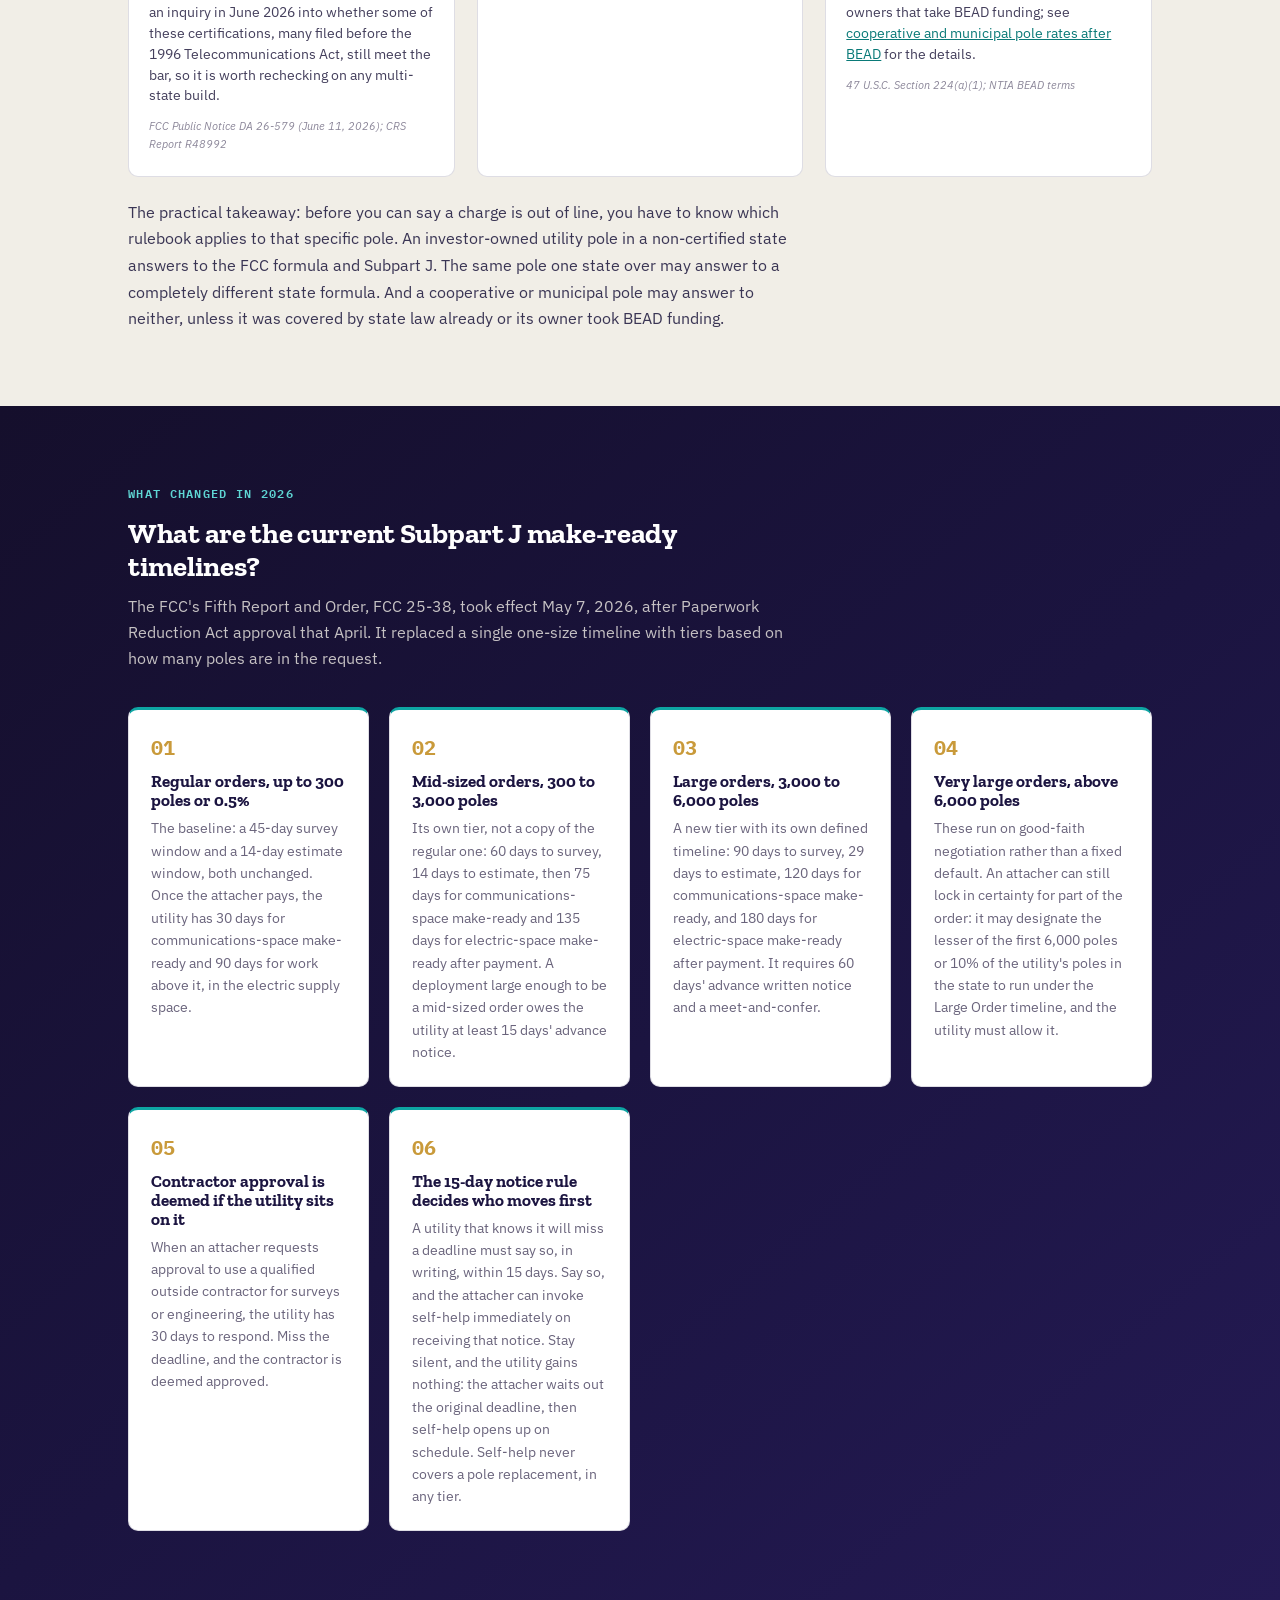
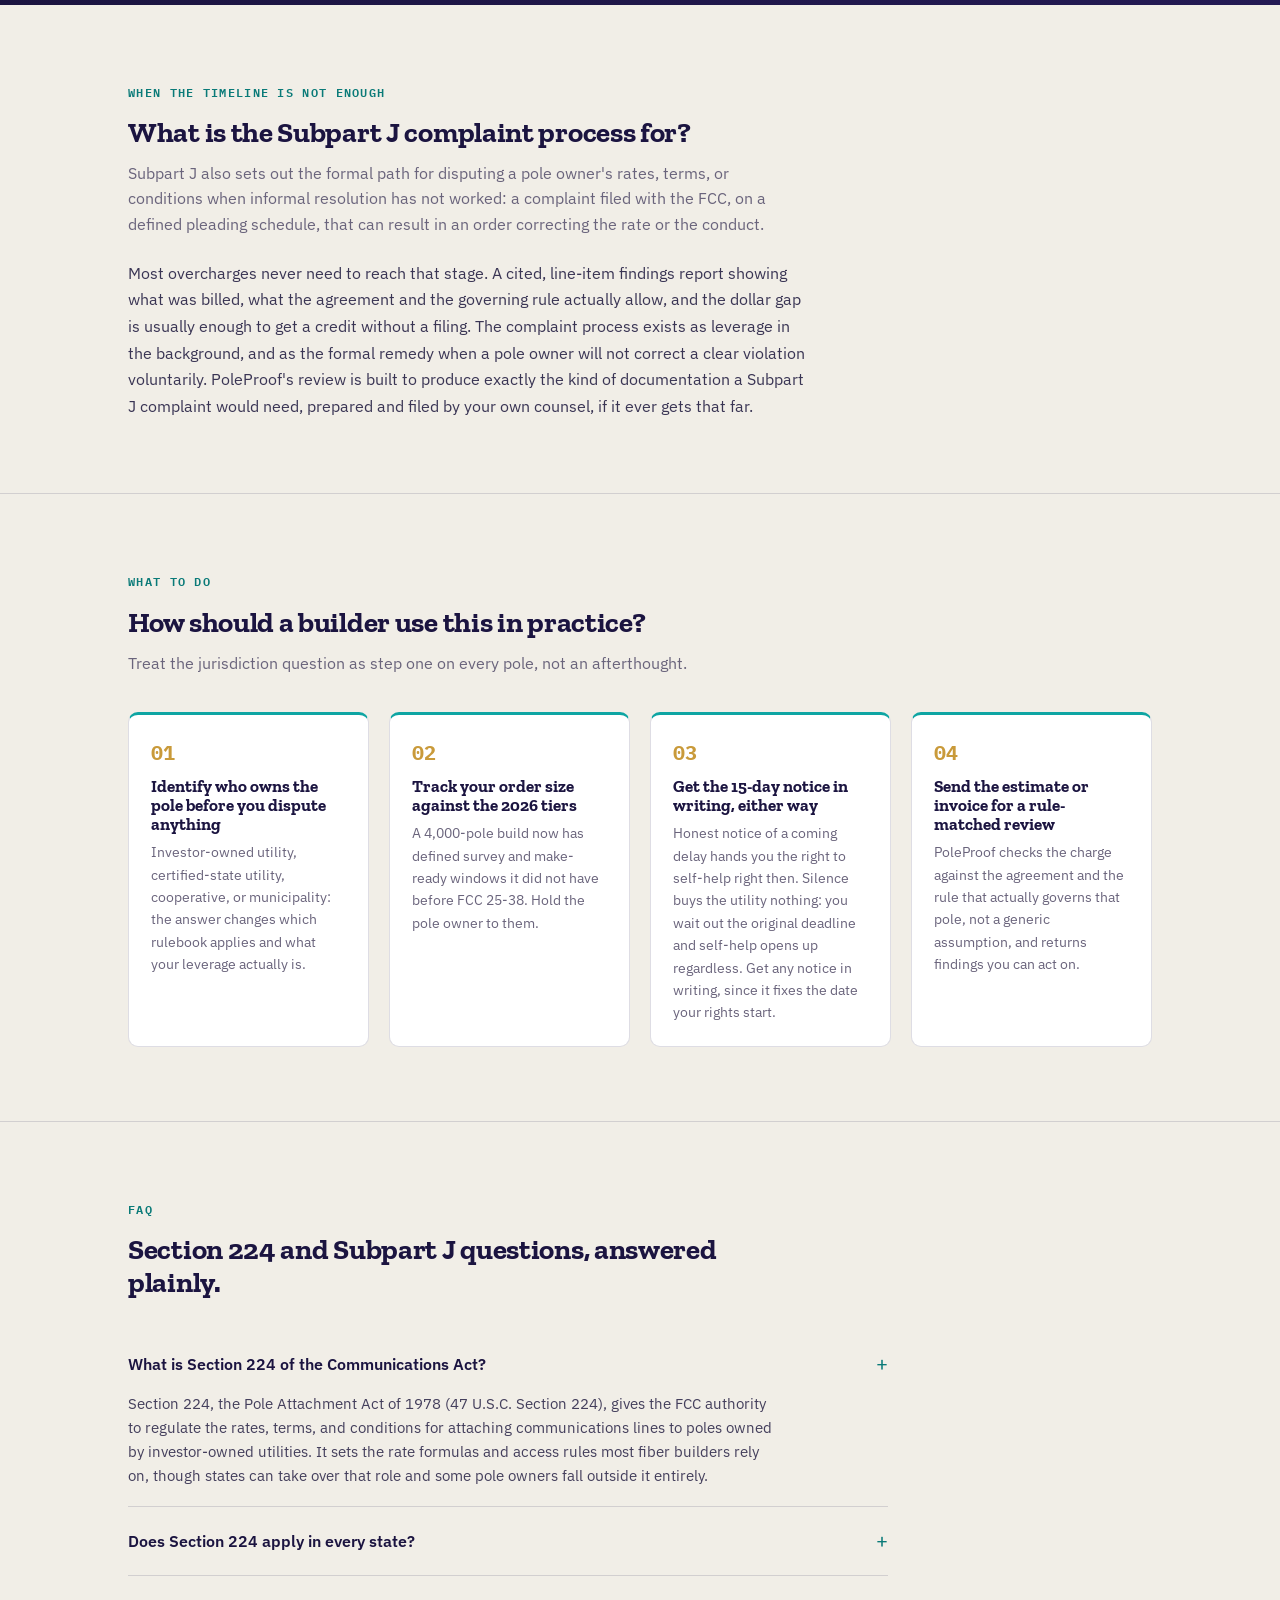
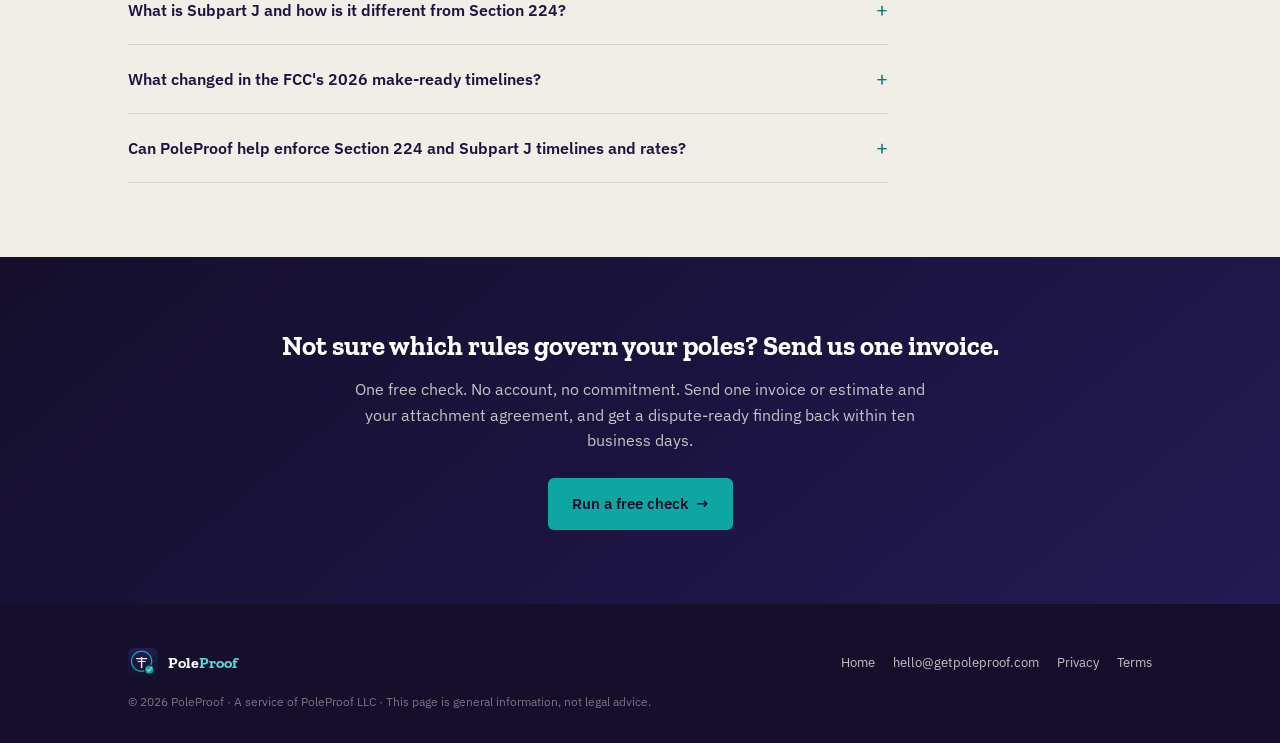
<file: section-224-subpart-j-explained.html>
<!DOCTYPE html>
<html lang="en">
<head>
<meta charset="UTF-8">
<meta name="viewport" content="width=device-width, initial-scale=1.0">
<title>Section 224 and Subpart J Explained for Fiber Builders | PoleProof</title>
<meta name="description" content="What 47 U.S.C. Section 224 and 47 CFR Part 1 Subpart J actually require, the 2026 tiered make-ready timelines, self-help rights, and what fiber builders can hold pole owners to.">
<meta name="robots" content="index, follow, max-image-preview:large, max-snippet:-1, max-video-preview:-1">
<meta name="author" content="PoleProof LLC">
<link rel="canonical" href="https://getpoleproof.com/section-224-subpart-j-explained.html">
<meta name="theme-color" content="#150f2c">
<meta property="og:type" content="article">
<meta property="og:site_name" content="PoleProof">
<meta property="og:title" content="Section 224 and Subpart J Explained for Fiber Builders">
<meta property="og:description" content="What Section 224 and Subpart J actually require, the 2026 tiered make-ready timelines, self-help rights, and what fiber builders can hold pole owners to.">
<meta property="og:url" content="https://getpoleproof.com/section-224-subpart-j-explained.html">
<meta property="og:image" content="https://getpoleproof.com/og-image.png">
<meta property="og:image:width" content="1200">
<meta property="og:image:height" content="630">
<meta name="twitter:card" content="summary_large_image">
<meta name="twitter:title" content="Section 224 and Subpart J Explained for Fiber Builders">
<meta name="twitter:description" content="What Section 224 and Subpart J actually require, the 2026 tiered make-ready timelines, and self-help rights.">
<meta name="twitter:image" content="https://getpoleproof.com/og-image.png">
<link rel="icon" type="image/png" sizes="32x32" href="/favicon-32x32.png">
<link rel="icon" href="/favicon.ico" sizes="any">
<link rel="apple-touch-icon" href="/apple-touch-icon.png">
<link rel="preconnect" href="https://fonts.googleapis.com">
<link rel="preconnect" href="https://fonts.gstatic.com" crossorigin>
<link href="https://fonts.googleapis.com/css2?family=Zilla+Slab:wght@600;700&family=IBM+Plex+Sans:wght@400;500;600&family=IBM+Plex+Mono:wght@400;500;600&display=swap" rel="stylesheet">
<script type="application/ld+json">
{
  "@context": "https://schema.org",
  "@graph": [
    {
      "@type": "BreadcrumbList",
      "@id": "https://getpoleproof.com/section-224-subpart-j-explained.html#breadcrumb",
      "itemListElement": [
        { "@type": "ListItem", "position": 1, "name": "Home", "item": "https://getpoleproof.com/" },
        { "@type": "ListItem", "position": 2, "name": "Section 224 and Subpart J explained for fiber builders", "item": "https://getpoleproof.com/section-224-subpart-j-explained.html" }
      ]
    },
    {
      "@type": "Article",
      "@id": "https://getpoleproof.com/section-224-subpart-j-explained.html#article",
      "headline": "Section 224 and Subpart J Explained for Fiber Builders",
      "description": "What 47 U.S.C. Section 224 and 47 CFR Part 1 Subpart J actually require, the 2026 tiered make-ready timelines, self-help rights, and what fiber builders can hold pole owners to.",
      "datePublished": "2026-07-23",
      "dateModified": "2026-07-24",
      "inLanguage": "en-US",
      "author": { "@type": "Organization", "name": "PoleProof", "url": "https://getpoleproof.com/" },
      "publisher": { "@type": "Organization", "name": "PoleProof", "url": "https://getpoleproof.com/" },
      "mainEntityOfPage": "https://getpoleproof.com/section-224-subpart-j-explained.html",
      "about": [
        { "@type": "Thing", "name": "Pole attachment regulation (47 U.S.C. Section 224)", "url": "https://www.law.cornell.edu/uscode/text/47/224" },
        { "@type": "Thing", "name": "Pole Attachment Complaint Procedures (47 CFR Part 1, Subpart J)", "url": "https://www.ecfr.gov/current/title-47/chapter-I/subchapter-A/part-1/subpart-J" },
        { "@type": "Thing", "name": "FCC Fifth Report and Order, WC Docket 17-84 (FCC 25-38)", "url": "https://docs.fcc.gov/public/attachments/FCC-25-38A1.pdf" }
      ]
    },
    {
      "@type": "FAQPage",
      "@id": "https://getpoleproof.com/section-224-subpart-j-explained.html#faq",
      "mainEntity": [
        {
          "@type": "Question",
          "name": "What is Section 224 of the Communications Act?",
          "acceptedAnswer": {
            "@type": "Answer",
            "text": "Section 224, the Pole Attachment Act of 1978 (47 U.S.C. Section 224), gives the FCC authority to regulate the rates, terms, and conditions for attaching communications lines to poles owned by investor-owned utilities. It sets the rate formulas and access rules most fiber builders rely on, though states can take over that role and some pole owners fall outside it entirely."
          }
        },
        {
          "@type": "Question",
          "name": "Does Section 224 apply in every state?",
          "acceptedAnswer": {
            "@type": "Answer",
            "text": "No. Section 224 includes reverse preemption: a state can certify that it regulates pole attachments itself, and the FCC steps aside. Twenty-three states plus the District of Columbia currently hold that certification, though the FCC opened an inquiry in June 2026 into whether some of the older certifications still qualify. In certified states, state rules, not the FCC rate formula, govern investor-owned utility poles."
          }
        },
        {
          "@type": "Question",
          "name": "What is Subpart J and how is it different from Section 224?",
          "acceptedAnswer": {
            "@type": "Answer",
            "text": "Section 224 is the underlying statute. 47 CFR Part 1, Subpart J is the FCC's rulebook implementing it: the survey, estimate, and make-ready timelines, the notice requirements, the self-help remedies, and the formal complaint procedure an attacher can use when a pole owner will not comply."
          }
        },
        {
          "@type": "Question",
          "name": "What changed in the FCC's 2026 make-ready timelines?",
          "acceptedAnswer": {
            "@type": "Answer",
            "text": "The FCC's Fifth Report and Order (FCC 25-38, WC Docket 17-84) became fully effective May 7, 2026, and replaced one timeline with tiers by order size. Regular orders, up to 300 poles, keep the 45-day survey and 14-day estimate, with make-ready split into 30 days for communications-space work and 90 days for electric-space work after the attacher pays. Large orders, 3,000 to 6,000 poles, get defined timelines for the first time: 90 days to survey, 29 days to estimate, 120 days for communications-space make-ready, and 180 days for electric-space make-ready. Utilities must give 15 days' written notice if they will miss a deadline. Giving that notice lets the attacher invoke self-help immediately; staying silent just means the attacher waits out the original deadline before self-help opens up."
          }
        },
        {
          "@type": "Question",
          "name": "Can PoleProof help enforce Section 224 and Subpart J timelines and rates?",
          "acceptedAnswer": {
            "@type": "Answer",
            "text": "PoleProof reviews estimates and invoices against your signed agreement and the rule that actually governs the pole, whether that is the FCC formula, a certified state rule, or a post-BEAD standard, and returns a dispute-ready findings report. PoleProof is not a law firm; a formal Subpart J complaint should be filed by your own counsel."
          }
        }
      ]
    }
  ]
}
</script>
<style>
:root{
  --indigo:#1b1440; --indigo2:#241a54; --deep:#150f2c;
  --teal:#0ea5a3; --teal-d:#0a7a78; --teal-light:#5fd6d4;
  --gold:#c99a3a; --red:#b23a3a;
  --paper:#f1eee7; --paper2:#e8e3d8;
  --grey:#6a647c; --grey2:#8a8598;
  --line:rgba(27,20,64,0.14); --line-light:rgba(241,238,231,0.16);
  --display:'Zilla Slab',Georgia,serif; --body:'IBM Plex Sans',system-ui,sans-serif; --mono:'IBM Plex Mono',monospace;
  --grad:linear-gradient(140deg,#150f2c 0%,#1b1440 52%,#241a54 100%);
}
*{box-sizing:border-box;}
html{scroll-behavior:smooth;}
body{margin:0;font-family:var(--body);color:var(--indigo);background:var(--paper);line-height:1.6;-webkit-font-smoothing:antialiased;}
h1,h2,h3,h4{font-family:var(--display);font-weight:700;line-height:1.12;margin:0;color:var(--indigo);}
p{line-height:1.6;}
a{color:var(--teal-d);}
.wrap{max-width:1080px;margin:0 auto;padding:0 28px;}
:focus-visible{outline:2px solid var(--teal);outline-offset:3px;border-radius:2px;}
section{padding:74px 0;}
@media(max-width:640px){section{padding:50px 0;}.wrap{padding:0 20px;}}
.rule-top{border-top:1px solid var(--line);}
.lead-p{font-size:16px;color:var(--grey);max-width:66ch;margin:12px 0 0;}
.body-p{font-size:15.5px;color:#3a3554;max-width:68ch;margin:22px 0 0;line-height:1.72;}
.eyebrow{font-family:var(--mono);font-size:12px;letter-spacing:1.3px;text-transform:uppercase;color:var(--teal-d);font-weight:600;display:inline-block;}
.dark .eyebrow{color:var(--teal-light);}
.btn{display:inline-flex;align-items:center;gap:8px;font-weight:600;font-size:15px;text-decoration:none;padding:14px 24px;border-radius:6px;transition:transform .15s ease,background-color .15s ease,box-shadow .15s ease,border-color .15s ease;cursor:pointer;border:none;}
.btn:hover{transform:translateY(-1px);}
.btn-primary{background:var(--teal);color:var(--deep);}
.btn-primary:hover{background:#12b8b6;box-shadow:0 10px 24px -8px rgba(14,165,163,.6);}
.btn-ghost{background:transparent;color:var(--paper);border:1.5px solid var(--line-light);}
.btn-ghost:hover{border-color:var(--teal);color:var(--teal-light);}
.arrow{transition:transform .15s ease;}
.btn:hover .arrow{transform:translateX(3px);}
nav{position:sticky;top:0;z-index:60;background:rgba(21,15,44,0.97);backdrop-filter:blur(8px);border-bottom:1px solid var(--line-light);}
nav .wrap{display:flex;align-items:center;justify-content:space-between;height:70px;}
.brand{display:flex;align-items:center;gap:11px;text-decoration:none;}
.brand svg{width:38px;height:38px;flex-shrink:0;}
.brand .wm{font-family:var(--display);font-weight:700;font-size:21px;color:#fff;letter-spacing:-.3px;}
.brand .wm span{color:var(--teal);}
.navlinks{display:flex;align-items:center;gap:26px;}
.navlinks a{color:rgba(241,238,231,.82);text-decoration:none;font-size:14px;font-weight:500;}
.navlinks a:not(.nav-cta):hover{color:#fff;}
.nav-cta{background:var(--teal);color:var(--deep)!important;padding:10px 18px;border-radius:6px;font-weight:600;}
.nav-cta:hover{background:#12b8b6;}
@media(max-width:820px){.navlinks a:not(.nav-cta){display:none;}}
.hero{background:var(--grad);color:var(--paper);padding:72px 0 80px;position:relative;overflow:hidden;}
.hero::after{content:"";position:absolute;inset:0;opacity:.06;background-image:radial-gradient(rgba(255,255,255,.7) 1px,transparent 1px);background-size:24px 24px;pointer-events:none;}
.hero .wrap{position:relative;z-index:1;display:grid;grid-template-columns:1.06fr .94fr;gap:50px;align-items:center;}
@media(max-width:900px){.hero .wrap{grid-template-columns:1fr;gap:38px;}}
.hero h1{font-size:42px;color:#fff;margin:15px 0 18px;letter-spacing:-.5px;}
@media(max-width:640px){.hero h1{font-size:30px;}}
.hero .lede{font-size:17px;color:rgba(241,238,231,.84);max-width:50ch;margin:0 0 26px;}
.hero-ctas{display:flex;gap:13px;flex-wrap:wrap;margin-bottom:18px;}
.hero-note{font-family:var(--mono);font-size:12px;color:rgba(241,238,231,.55);line-height:1.7;}
.ledger{background:#fff;border-radius:12px;padding:22px 24px 18px;box-shadow:0 30px 60px -22px rgba(0,0,0,.6);position:relative;}
.ledger .lhead{display:flex;justify-content:space-between;align-items:baseline;border-bottom:1px solid var(--line);padding-bottom:11px;margin-bottom:4px;}
.ledger .lhead b{font-family:var(--display);font-size:15px;color:var(--indigo);}
.ledger .lhead>span{font-family:var(--mono);font-size:10.5px;text-transform:uppercase;letter-spacing:.7px;color:var(--grey2);}
.lrow{display:grid;grid-template-columns:1.55fr .8fr .95fr;align-items:baseline;padding:10px 0;border-bottom:1px dashed var(--line);font-size:12.5px;gap:8px;}
.lrow .it{color:var(--indigo);}
.lrow .inv{font-family:var(--mono);text-align:right;color:var(--gold);}
.lrow .inv.struck{text-decoration:line-through;text-decoration-color:var(--gold);}
.lrow .inv.plain{color:var(--indigo);text-decoration:none;}
.lrow .alw{font-family:var(--mono);text-align:right;color:var(--teal-d);font-weight:600;}
.lrow .lbl{font-family:var(--mono);font-size:10px;letter-spacing:.5px;text-transform:uppercase;color:var(--grey2);font-weight:400;}
.ltot{display:flex;justify-content:space-between;align-items:baseline;margin-top:12px;padding-top:12px;border-top:2px solid var(--indigo);gap:12px;}
.ltot .lb{font-family:var(--mono);font-size:10.5px;text-transform:uppercase;letter-spacing:.6px;color:var(--grey);}
.ltot .am{font-family:var(--mono);font-weight:700;font-size:15px;color:var(--teal-d);text-align:right;}
.section-head{max-width:680px;}
.section-head h2{font-size:29px;letter-spacing:-.3px;margin-top:12px;}
.stats{background:var(--paper);}
.stat-row{display:grid;grid-template-columns:repeat(3,1fr);gap:22px;margin-top:34px;}
@media(max-width:800px){.stat-row{grid-template-columns:1fr;}}
.stat-card{background:#fff;border:1px solid var(--line);border-radius:10px;padding:22px 20px;}
.stat-card .num{font-family:var(--display);font-size:21px;font-weight:700;color:var(--teal-d);}
.stat-card .lbl{font-size:13.5px;color:#443f5c;margin-top:8px;line-height:1.55;}
.stat-card .src{font-size:11px;color:var(--grey2);margin-top:12px;font-style:italic;}
.method{background:var(--grad);color:var(--paper);}
.method .section-head h2{color:#fff;}
.method .lead-p{color:rgba(241,238,231,.8);}
.steps{display:grid;grid-template-columns:repeat(auto-fit,minmax(232px,1fr));gap:20px;margin-top:36px;}
.step{background:#fff;border:1px solid var(--line);border-radius:10px;padding:22px;border-top:3px solid var(--teal);}
.step .n{font-family:var(--mono);font-size:20px;font-weight:700;color:var(--gold);}
.step h3{font-size:17px;margin:8px 0 7px;}
.step p{font-size:14px;color:var(--grey);margin:0;line-height:1.6;}
.stakes{display:grid;grid-template-columns:1fr 1fr;gap:20px;margin-top:34px;}
@media(max-width:760px){.stakes{grid-template-columns:1fr;}}
.stake{background:#fff;border:1px solid var(--line);border-top:4px solid var(--teal);border-radius:9px;padding:22px;}
.stake.neg{border-top-color:var(--red);}
.stake .se{font-family:var(--mono);font-size:11px;letter-spacing:.8px;text-transform:uppercase;font-weight:700;color:var(--teal-d);}
.stake.neg .se{color:var(--red);}
.stake p{font-size:14.5px;color:var(--indigo);margin:9px 0 0;}
.faq-list{max-width:760px;margin-top:32px;}
.faq-list details{border-bottom:1px solid var(--line);padding:18px 0;}
.faq-list summary{cursor:pointer;font-weight:600;font-size:15.5px;list-style:none;display:flex;justify-content:space-between;align-items:center;color:var(--indigo);gap:16px;}
.faq-list summary::-webkit-details-marker{display:none;}
.faq-list .pm{color:var(--teal-d);font-weight:400;font-size:20px;}
.faq-list .ans{font-size:14.5px;color:#443f5c;margin-top:12px;line-height:1.65;max-width:72ch;}
.ctaband{background:var(--grad);color:#fff;text-align:center;}
.ctaband h2{color:#fff;font-size:27px;margin-bottom:12px;}
.ctaband p{color:rgba(241,238,231,.8);margin-bottom:24px;max-width:60ch;margin-left:auto;margin-right:auto;}
footer{background:var(--deep);color:rgba(241,238,231,.6);padding:44px 0 32px;}
footer .wrap{display:flex;justify-content:space-between;flex-wrap:wrap;gap:16px;font-size:13px;align-items:center;}
footer .f-brand{display:flex;align-items:center;gap:10px;}
footer .f-brand .wm{font-family:var(--display);font-weight:700;color:#fff;font-size:16px;}
footer .f-brand .wm span{color:var(--teal-light);}
footer .flinks a{color:rgba(241,238,231,.8);text-decoration:none;margin-left:18px;}
footer .flinks a:first-child{margin-left:0;}
@media(prefers-reduced-motion:reduce){html{scroll-behavior:auto;}.btn,.btn:hover{transition:none;transform:none;}}
</style>
</head>
<body>
<nav>
  <div class="wrap">
    <a class="brand" href="index.html" aria-label="PoleProof home"><svg viewBox="0 0 300 300" xmlns="http://www.w3.org/2000/svg" aria-hidden="true"><defs><linearGradient id="lg" x1="0" y1="0" x2="0" y2="1"><stop offset="0" stop-color="#241a54"/><stop offset="1" stop-color="#150f2c"/></linearGradient></defs><rect width="300" height="300" rx="66" fill="url(#lg)"/><g transform="translate(150,150) scale(1.2) translate(-161.5,-154.5)"><circle cx="150" cy="140" r="84" fill="none" stroke="#0ea5a3" stroke-width="11"/><g stroke="#f1eee7" stroke-linecap="round" fill="#f1eee7"><line x1="150" y1="110" x2="150" y2="192" stroke-width="12"/><line x1="108" y1="118" x2="192" y2="118" stroke-width="10"/><line x1="122" y1="118" x2="122" y2="104" stroke-width="5"/><line x1="150" y1="118" x2="150" y2="102" stroke-width="5"/><line x1="178" y1="118" x2="178" y2="104" stroke-width="5"/><line x1="120" y1="142" x2="180" y2="142" stroke-width="9"/><line x1="134" y1="142" x2="134" y2="131" stroke-width="4.5"/><line x1="166" y1="142" x2="166" y2="131" stroke-width="4.5"/></g><circle cx="214" cy="210" r="43" fill="#150f2c"/><circle cx="214" cy="210" r="34" fill="#0ea5a3"/><path d="M197 210 L209 223 L233 193" fill="none" stroke="#fff" stroke-width="8" stroke-linecap="round" stroke-linejoin="round"/></g></svg>
      <span class="wm">Pole<span>Proof</span></span>
    </a>
    <div class="navlinks">
      <a href="index.html#how">How it works</a>
      <a href="index.html#method">Methodology</a>
      <a href="index.html#pricing">Pricing</a>
      <a href="index.html#faq">FAQ</a>
      <a href="index.html#login">Sign in</a>
      <a href="index.html#guides">Guides</a>
      <a class="nav-cta" href="index.html#check">Run a free check</a>
    </div>
  </div>
</nav>

<header class="hero" id="top">
  <div class="wrap">
    <div>
      <span class="eyebrow" style="color:var(--teal-light);">Regulatory reference</span>
      <h1>Section 224 and Subpart J, explained for fiber builders.</h1>
      <p class="lede">Section 224 is the statute that gives the FCC authority over pole attachment rates. Subpart J is the rulebook of timelines, notices, and complaint procedures that carries it out. Neither one applies the same way to every pole. Here is what actually governs the pole you are attaching to, and what changed in 2026.</p>
      <div class="hero-ctas">
        <a class="btn btn-primary" href="index.html#check">Run a free check <span class="arrow">&rarr;</span></a>
        <a class="btn btn-ghost" href="#timelines">See the 2026 timelines</a>
      </div>
      <div class="hero-note">The right rulebook first &middot; federal, certified-state, or neither &middot; then the charge</div>
    </div>
    <div class="ledger" role="img" aria-label="FCC order-size tiers with survey and communications-space make-ready day counts for regular, mid-sized, and large pole orders, from the FCC Fifth Report and Order">
      <div class="lhead"><div><b>Make-ready tiers</b><br><span>FCC 25-38 &middot; WC Docket 17-84</span></div><span>2026</span></div>
      <div class="lrow"><span class="it lbl">Order size</span><span class="inv plain lbl">Survey</span><span class="alw lbl">Comms. make-ready</span></div>
      <div class="lrow"><span class="it">Regular, up to 300 poles</span><span class="inv plain">45 days</span><span class="alw">30 days</span></div>
      <div class="lrow"><span class="it">Mid-sized, 300 to 3,000</span><span class="inv plain">60 days</span><span class="alw">75 days</span></div>
      <div class="lrow"><span class="it">Large, 3,000 to 6,000</span><span class="inv plain">90 days</span><span class="alw">120 days</span></div>
      <div class="ltot"><span class="lb">Effective under FCC 25-38</span><span class="am">May 7, 2026</span></div>
    </div>
  </div>
</header>

<section>
  <div class="wrap">
    <div class="section-head">
      <span class="eyebrow">Start here</span>
      <h2>What is Section 224, in plain terms?</h2>
      <p class="lead-p">Section 224 of the Communications Act, 47 U.S.C. Section 224, is the Pole Attachment Act of 1978. It gives the FCC jurisdiction to set just and reasonable rates, terms, and conditions for attaching cable and telecommunications lines to poles owned by investor-owned utilities.</p>
    </div>
    <p class="body-p">Without Section 224, a pole owner that also competes with you, or simply has no reason to move quickly, would set its own price and its own timeline for letting you attach. Section 224 exists because Congress decided that access to poles is close enough to a bottleneck that it needed a federal backstop. What it does not do is apply uniformly. Two structural carve-outs matter to every fiber builder before a single invoice gets reviewed: which government has jurisdiction, and which poles are covered at all.</p>
  </div>
</section>

<section class="stats rule-top">
  <div class="wrap">
    <div class="section-head">
      <span class="eyebrow">Who actually regulates your pole</span>
      <h2>Does the FCC or your state set the rules?</h2>
      <p class="lead-p">Section 224 includes what is usually called reverse preemption. A state can certify to the FCC that it regulates pole attachments itself, and once it does, the FCC's rate formula steps aside in favor of the state's own rules for that state's investor-owned utility poles.</p>
    </div>
    <div class="stat-row">
      <div class="stat-card"><div class="num">23 + DC</div><div class="lbl">States, plus the District of Columbia, currently certify that they regulate pole attachments themselves. In those states, state law governs investor-owned utility poles, not the FCC formula. The FCC opened an inquiry in June 2026 into whether some of these certifications, many filed before the 1996 Telecommunications Act, still meet the bar, so it is worth rechecking on any multi-state build.</div><div class="src">FCC Public Notice DA 26-579 (June 11, 2026); CRS Report R48992</div></div>
      <div class="stat-card"><div class="num">Federal</div><div class="lbl">In every other state, the FCC's Section 224 rate formula and Subpart J procedures apply directly to investor-owned utility poles.</div><div class="src">47 U.S.C. Section 224</div></div>
      <div class="stat-card"><div class="num">Neither, historically</div><div class="lbl">Municipal utilities and most electric cooperatives have historically sat outside both federal and state pole attachment regulation entirely, unless their state chose to cover them. BEAD is changing this for pole owners that take BEAD funding; see <a href="cooperative-municipal-pole-rates-after-bead.html">cooperative and municipal pole rates after BEAD</a> for the details.</div><div class="src">47 U.S.C. Section 224(a)(1); NTIA BEAD terms</div></div>
    </div>
    <p class="body-p">The practical takeaway: before you can say a charge is out of line, you have to know which rulebook applies to that specific pole. An investor-owned utility pole in a non-certified state answers to the FCC formula and Subpart J. The same pole one state over may answer to a completely different state formula. And a cooperative or municipal pole may answer to neither, unless it was covered by state law already or its owner took BEAD funding.</p>
  </div>
</section>

<section id="timelines" class="method dark">
  <div class="wrap">
    <div class="section-head">
      <span class="eyebrow">What changed in 2026</span>
      <h2>What are the current Subpart J make-ready timelines?</h2>
      <p class="lead-p">The FCC's Fifth Report and Order, FCC 25-38, took effect May 7, 2026, after Paperwork Reduction Act approval that April. It replaced a single one-size timeline with tiers based on how many poles are in the request.</p>
    </div>
    <div class="steps">
      <div class="step"><div class="n">01</div><h3>Regular orders, up to 300 poles or 0.5%</h3><p>The baseline: a 45-day survey window and a 14-day estimate window, both unchanged. Once the attacher pays, the utility has 30 days for communications-space make-ready and 90 days for work above it, in the electric supply space.</p></div>
      <div class="step"><div class="n">02</div><h3>Mid-sized orders, 300 to 3,000 poles</h3><p>Its own tier, not a copy of the regular one: 60 days to survey, 14 days to estimate, then 75 days for communications-space make-ready and 135 days for electric-space make-ready after payment. A deployment large enough to be a mid-sized order owes the utility at least 15 days' advance notice.</p></div>
      <div class="step"><div class="n">03</div><h3>Large orders, 3,000 to 6,000 poles</h3><p>A new tier with its own defined timeline: 90 days to survey, 29 days to estimate, 120 days for communications-space make-ready, and 180 days for electric-space make-ready after payment. It requires 60 days' advance written notice and a meet-and-confer.</p></div>
      <div class="step"><div class="n">04</div><h3>Very large orders, above 6,000 poles</h3><p>These run on good-faith negotiation rather than a fixed default. An attacher can still lock in certainty for part of the order: it may designate the lesser of the first 6,000 poles or 10% of the utility's poles in the state to run under the Large Order timeline, and the utility must allow it.</p></div>
      <div class="step"><div class="n">05</div><h3>Contractor approval is deemed if the utility sits on it</h3><p>When an attacher requests approval to use a qualified outside contractor for surveys or engineering, the utility has 30 days to respond. Miss the deadline, and the contractor is deemed approved.</p></div>
      <div class="step"><div class="n">06</div><h3>The 15-day notice rule decides who moves first</h3><p>A utility that knows it will miss a deadline must say so, in writing, within 15 days. Say so, and the attacher can invoke self-help immediately on receiving that notice. Stay silent, and the utility gains nothing: the attacher waits out the original deadline, then self-help opens up on schedule. Self-help never covers a pole replacement, in any tier.</p></div>
    </div>
  </div>
</section>

<section>
  <div class="wrap">
    <div class="section-head">
      <span class="eyebrow">When the timeline is not enough</span>
      <h2>What is the Subpart J complaint process for?</h2>
      <p class="lead-p">Subpart J also sets out the formal path for disputing a pole owner's rates, terms, or conditions when informal resolution has not worked: a complaint filed with the FCC, on a defined pleading schedule, that can result in an order correcting the rate or the conduct.</p>
    </div>
    <p class="body-p">Most overcharges never need to reach that stage. A cited, line-item findings report showing what was billed, what the agreement and the governing rule actually allow, and the dollar gap is usually enough to get a credit without a filing. The complaint process exists as leverage in the background, and as the formal remedy when a pole owner will not correct a clear violation voluntarily. PoleProof's review is built to produce exactly the kind of documentation a Subpart J complaint would need, prepared and filed by your own counsel, if it ever gets that far.</p>
  </div>
</section>

<section class="rule-top">
  <div class="wrap">
    <div class="section-head">
      <span class="eyebrow">What to do</span>
      <h2>How should a builder use this in practice?</h2>
      <p class="lead-p">Treat the jurisdiction question as step one on every pole, not an afterthought.</p>
    </div>
    <div class="steps">
      <div class="step"><div class="n">01</div><h3>Identify who owns the pole before you dispute anything</h3><p>Investor-owned utility, certified-state utility, cooperative, or municipality: the answer changes which rulebook applies and what your leverage actually is.</p></div>
      <div class="step"><div class="n">02</div><h3>Track your order size against the 2026 tiers</h3><p>A 4,000-pole build now has defined survey and make-ready windows it did not have before FCC 25-38. Hold the pole owner to them.</p></div>
      <div class="step"><div class="n">03</div><h3>Get the 15-day notice in writing, either way</h3><p>Honest notice of a coming delay hands you the right to self-help right then. Silence buys the utility nothing: you wait out the original deadline and self-help opens up regardless. Get any notice in writing, since it fixes the date your rights start.</p></div>
      <div class="step"><div class="n">04</div><h3>Send the estimate or invoice for a rule-matched review</h3><p>PoleProof checks the charge against the agreement and the rule that actually governs that pole, not a generic assumption, and returns findings you can act on.</p></div>
    </div>
  </div>
</section>

<section id="faq" class="rule-top">
  <div class="wrap">
    <div class="section-head">
      <span class="eyebrow">FAQ</span>
      <h2>Section 224 and Subpart J questions, answered plainly.</h2>
    </div>
    <div class="faq-list">
      <details open><summary>What is Section 224 of the Communications Act? <span class="pm">+</span></summary><div class="ans">Section 224, the Pole Attachment Act of 1978 (47 U.S.C. Section 224), gives the FCC authority to regulate the rates, terms, and conditions for attaching communications lines to poles owned by investor-owned utilities. It sets the rate formulas and access rules most fiber builders rely on, though states can take over that role and some pole owners fall outside it entirely.</div></details>
      <details><summary>Does Section 224 apply in every state? <span class="pm">+</span></summary><div class="ans">No. Section 224 includes reverse preemption: a state can certify that it regulates pole attachments itself, and the FCC steps aside. Twenty-three states plus the District of Columbia currently hold that certification, though the FCC opened an inquiry in June 2026 into whether some of the older certifications still qualify. In certified states, state rules, not the FCC rate formula, govern investor-owned utility poles.</div></details>
      <details><summary>What is Subpart J and how is it different from Section 224? <span class="pm">+</span></summary><div class="ans">Section 224 is the underlying statute. 47 CFR Part 1, Subpart J is the FCC's rulebook implementing it: the survey, estimate, and make-ready timelines, the notice requirements, the self-help remedies, and the formal complaint procedure an attacher can use when a pole owner will not comply.</div></details>
      <details><summary>What changed in the FCC's 2026 make-ready timelines? <span class="pm">+</span></summary><div class="ans">The FCC's Fifth Report and Order (FCC 25-38, WC Docket 17-84) became fully effective May 7, 2026, and replaced one timeline with tiers by order size. Regular orders, up to 300 poles, keep the 45-day survey and 14-day estimate, with make-ready split into 30 days for communications-space work and 90 days for electric-space work after the attacher pays. Large orders, 3,000 to 6,000 poles, get defined timelines for the first time: 90 days to survey, 29 days to estimate, 120 days for communications-space make-ready, and 180 days for electric-space make-ready. Utilities must give 15 days' written notice if they will miss a deadline. Giving that notice lets the attacher invoke self-help immediately; staying silent just means the attacher waits out the original deadline before self-help opens up.</div></details>
      <details><summary>Can PoleProof help enforce Section 224 and Subpart J timelines and rates? <span class="pm">+</span></summary><div class="ans">PoleProof reviews estimates and invoices against your signed agreement and the rule that actually governs the pole, whether that is the FCC formula, a certified state rule, or a post-BEAD standard, and returns a dispute-ready findings report. PoleProof is not a law firm; a formal Subpart J complaint should be filed by your own counsel.</div></details>
    </div>
  </div>
</section>

<section class="ctaband">
  <div class="wrap">
    <h2>Not sure which rules govern your poles? Send us one invoice.</h2>
    <p>One free check. No account, no commitment. Send one invoice or estimate and your attachment agreement, and get a dispute-ready finding back within ten business days.</p>
    <a class="btn btn-primary" href="index.html#check">Run a free check <span class="arrow">&rarr;</span></a>
  </div>
</section>

<footer>
  <div class="wrap">
    <div class="f-brand"><svg viewBox="0 0 300 300" width="30" height="30" xmlns="http://www.w3.org/2000/svg" aria-hidden="true"><defs><linearGradient id="lgf" x1="0" y1="0" x2="0" y2="1"><stop offset="0" stop-color="#241a54"/><stop offset="1" stop-color="#150f2c"/></linearGradient></defs><rect width="300" height="300" rx="66" fill="url(#lgf)"/><g transform="translate(150,150) scale(1.2) translate(-161.5,-154.5)"><circle cx="150" cy="140" r="84" fill="none" stroke="#0ea5a3" stroke-width="11"/><g stroke="#f1eee7" stroke-linecap="round" fill="#f1eee7"><line x1="150" y1="110" x2="150" y2="192" stroke-width="12"/><line x1="108" y1="118" x2="192" y2="118" stroke-width="10"/><line x1="120" y1="142" x2="180" y2="142" stroke-width="9"/></g><circle cx="214" cy="210" r="43" fill="#150f2c"/><circle cx="214" cy="210" r="34" fill="#0ea5a3"/><path d="M197 210 L209 223 L233 193" fill="none" stroke="#fff" stroke-width="8" stroke-linecap="round" stroke-linejoin="round"/></g></svg>
      <span class="wm">Pole<span>Proof</span></span>
    </div>
    <span class="flinks"><a href="index.html">Home</a><a href="mailto:hello@getpoleproof.com">hello@getpoleproof.com</a><a href="privacy.html">Privacy</a><a href="terms.html">Terms</a></span>
  </div>
  <div class="wrap" style="margin-top:14px;font-size:12px;color:rgba(241,238,231,.45);">&copy; 2026 PoleProof &middot; A service of PoleProof LLC &middot; This page is general information, not legal advice.</div>
</footer>

</body>
</html>
</file>
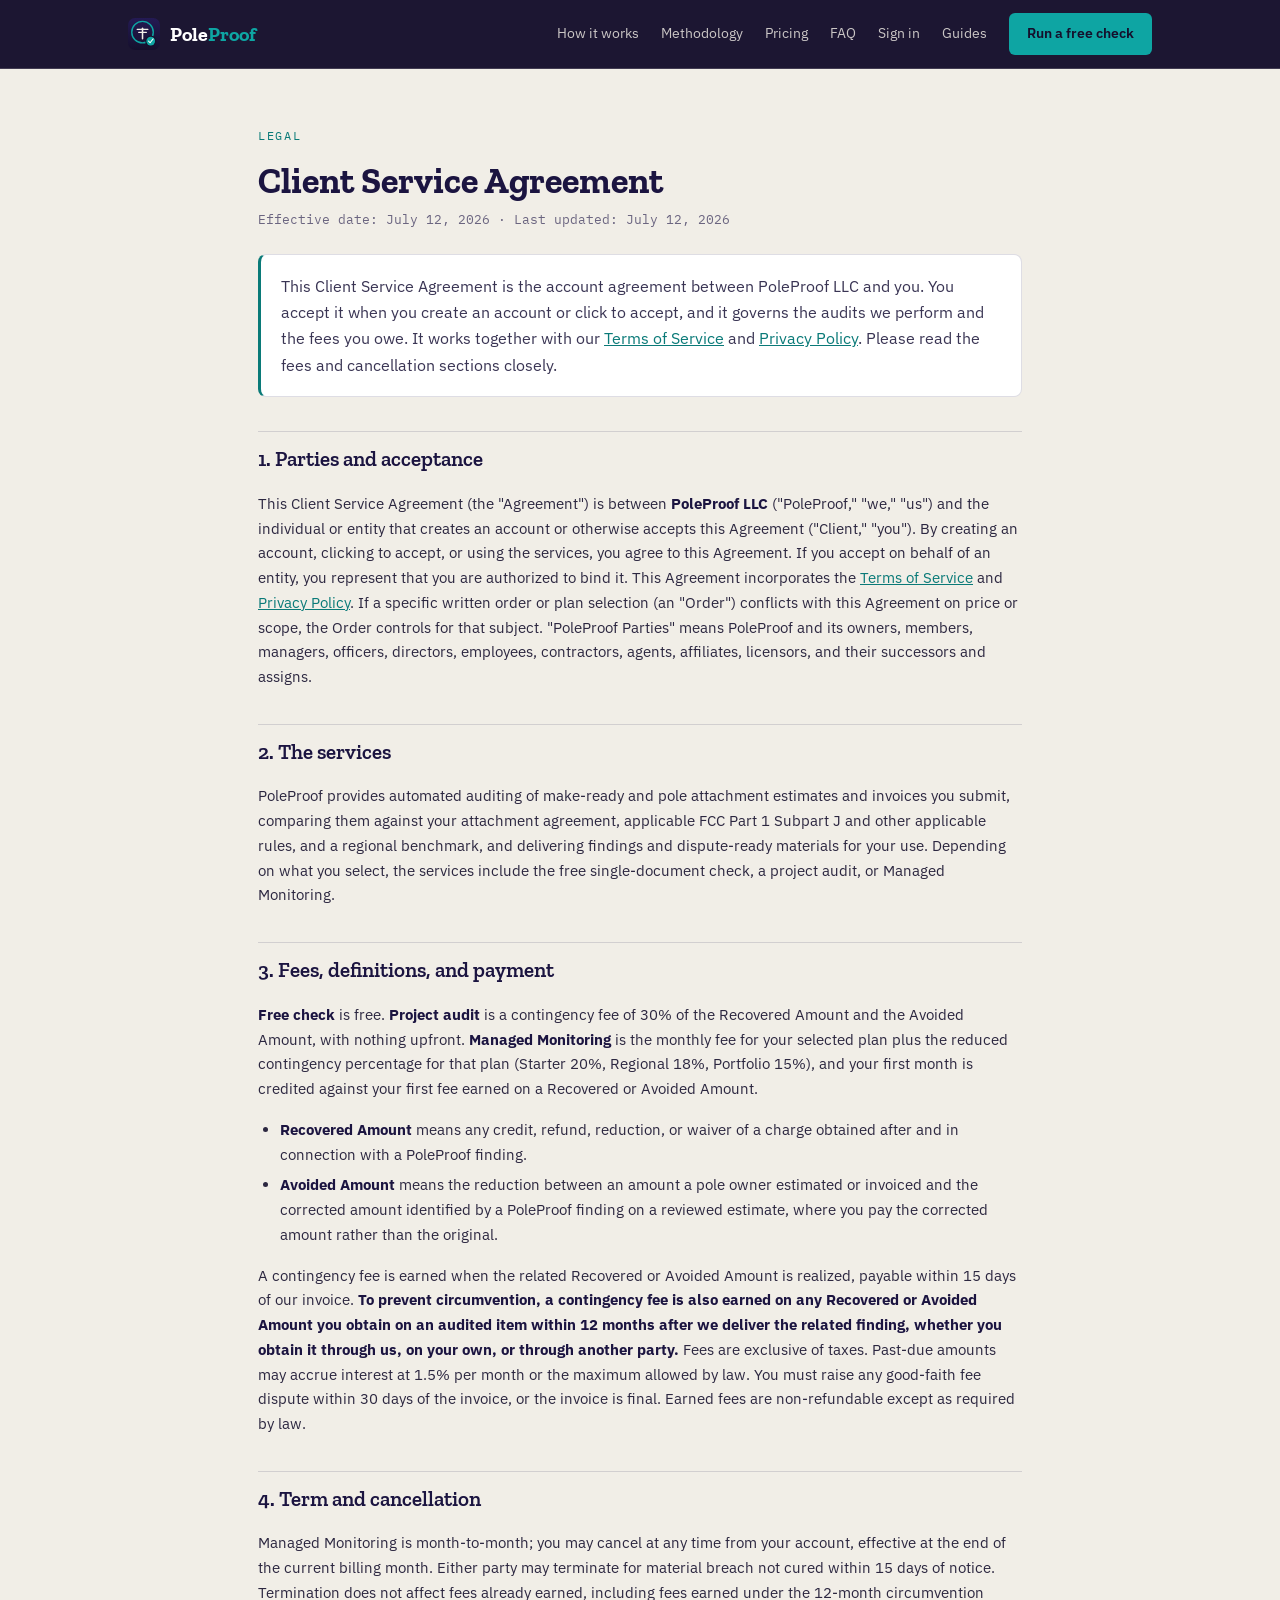
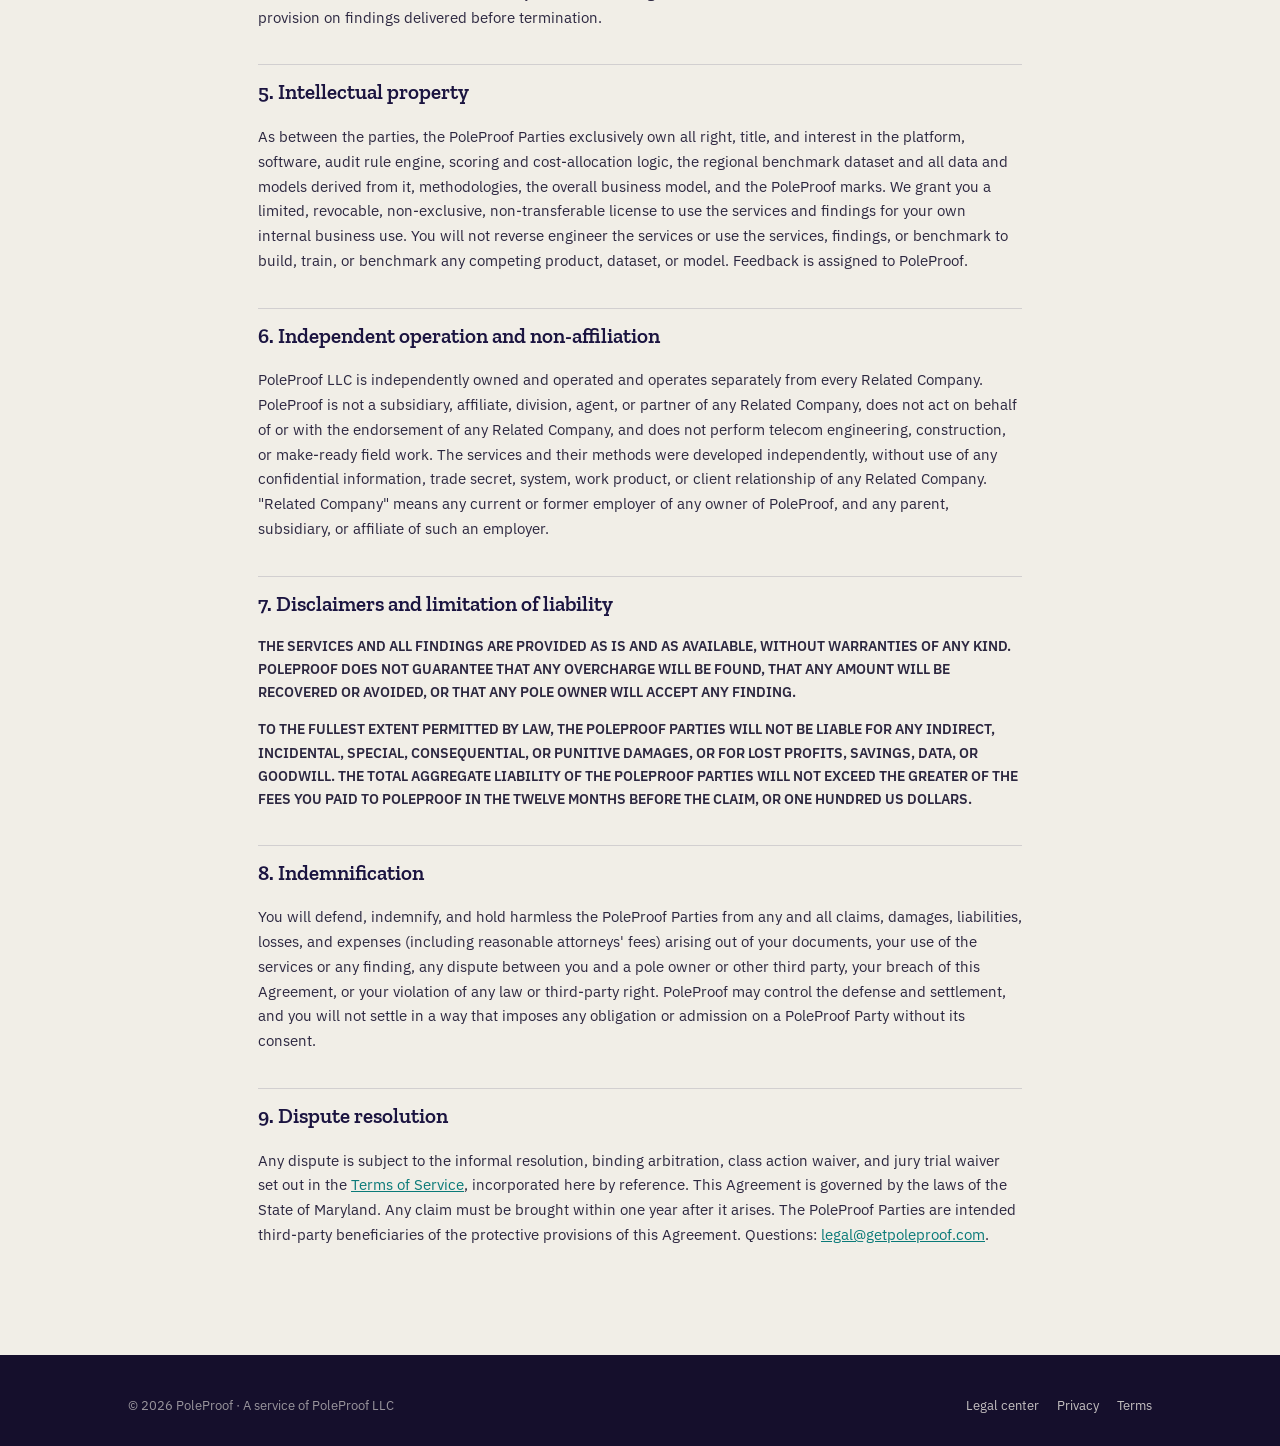
<file: service-agreement.html>
<!DOCTYPE html>
<html lang="en">
<head>
<meta charset="UTF-8">
<meta name="viewport" content="width=device-width, initial-scale=1.0">
<title>Client Service Agreement | PoleProof</title>
<meta name="description" content="The account and service agreement between PoleProof and its clients, covering contingency and Managed Monitoring terms.">
<meta name="robots" content="index, follow">
<link rel="canonical" href="https://getpoleproof.com/service-agreement.html">
<meta name="theme-color" content="#150f2c">
<link rel="icon" href="/favicon.ico" sizes="any">
<link rel="apple-touch-icon" href="/apple-touch-icon.png">
<link rel="preconnect" href="https://fonts.googleapis.com">
<link rel="preconnect" href="https://fonts.gstatic.com" crossorigin>
<link href="https://fonts.googleapis.com/css2?family=Zilla+Slab:wght@600;700&family=IBM+Plex+Sans:wght@400;500;600&family=IBM+Plex+Mono:wght@500&display=swap" rel="stylesheet">
<style>
:root{--indigo:#1b1440;--deep:#150f2c;--paper:#f1eee7;--paper-2:#e8e3d8;--teal:#0ea5a3;--teal-d:#0a7a78;--ink:#1b1440;--line:rgba(27,20,64,0.14);--line-light:rgba(241,238,231,0.18);--display:'Zilla Slab',serif;--body:'IBM Plex Sans',sans-serif;--mono:'IBM Plex Mono',monospace;}
*{box-sizing:border-box;}
html{scroll-behavior:smooth;}
body{margin:0;font-family:var(--body);color:var(--ink);background:var(--paper);-webkit-font-smoothing:antialiased;line-height:1.65;}
.wrap{max-width:820px;margin:0 auto;padding:0 28px;}
a{color:var(--teal-d);}
nav{position:sticky;top:0;z-index:50;background:rgba(21,15,44,0.97);backdrop-filter:blur(8px);border-bottom:1px solid var(--line-light);}
nav .wrap{max-width:1080px;display:flex;align-items:center;justify-content:space-between;height:68px;}
.brand{display:flex;align-items:center;gap:10px;text-decoration:none;}
.brand svg{width:32px;height:32px;}
.brand .wm{font-family:var(--display);font-weight:700;font-size:20px;color:#fff;}
.brand .wm span{color:var(--teal);}
.navlinks{display:flex;align-items:center;}
.navlinks a{color:rgba(241,238,231,.82);text-decoration:none;font-size:14px;margin-left:22px;}
.nav-cta{background:var(--teal);color:var(--deep)!important;padding:9px 18px;border-radius:6px;font-weight:600;}
@media(max-width:820px){.navlinks a:not(.nav-cta){display:none;}}
.doc{padding:52px 0 72px;}
.doc .eyebrow{font-family:var(--mono);font-size:12px;letter-spacing:0.14em;text-transform:uppercase;color:var(--teal-d);}
.doc h1{font-family:var(--display);font-weight:700;font-size:36px;margin:14px 0 8px;line-height:1.1;}
.doc .meta{font-family:var(--mono);font-size:12.5px;color:#6b6580;margin-bottom:8px;}
.intro{font-size:16px;color:#3a3554;background:#fff;border:1px solid var(--line);border-left:3px solid var(--teal-d);border-radius:8px;padding:18px 20px;margin:24px 0 8px;}
.doc h2{font-family:var(--display);font-weight:600;font-size:21px;margin:34px 0 10px;padding-top:10px;border-top:1px solid var(--line);}
.doc h3{font-family:var(--display);font-weight:600;font-size:16px;margin:20px 0 6px;}
.doc p,.doc li{font-size:15px;color:#2c2740;}
.doc ul{padding-left:22px;}
.doc li{margin:6px 0;}
.doc strong{color:var(--ink);}
.cap{text-transform:uppercase;font-weight:600;}
footer{background:var(--deep);color:rgba(241,238,231,.6);padding:40px 0 30px;margin-top:20px;}
footer .wrap{max-width:1080px;display:flex;justify-content:space-between;flex-wrap:wrap;gap:14px;font-size:13px;}
footer a{color:rgba(241,238,231,.8);text-decoration:none;margin-left:18px;}
footer .flinks a:first-child{margin-left:0;}
</style>
</head>
<body>
<nav>
  <div class="wrap">
    <a class="brand" href="index.html">
      <svg viewBox="0 0 300 300" xmlns="http://www.w3.org/2000/svg" aria-hidden="true"><defs><linearGradient id="lg" x1="0" y1="0" x2="0" y2="1"><stop offset="0" stop-color="#241a54"/><stop offset="1" stop-color="#150f2c"/></linearGradient></defs><rect width="300" height="300" rx="66" fill="url(#lg)"/><g transform="translate(150,150) scale(1.2) translate(-161.5,-154.5)"><circle cx="150" cy="140" r="84" fill="none" stroke="#0ea5a3" stroke-width="11"/><g stroke="#f1eee7" stroke-linecap="round" fill="#f1eee7"><line x1="150" y1="110" x2="150" y2="192" stroke-width="12"/><line x1="108" y1="118" x2="192" y2="118" stroke-width="10"/><line x1="120" y1="142" x2="180" y2="142" stroke-width="9"/></g><circle cx="214" cy="210" r="43" fill="#150f2c"/><circle cx="214" cy="210" r="34" fill="#0ea5a3"/><path d="M197 210 L209 223 L233 193" fill="none" stroke="#fff" stroke-width="8" stroke-linecap="round" stroke-linejoin="round"/></g></svg>
      <span class="wm">Pole<span>Proof</span></span>
    </a>
    <div class="navlinks">
      <a href="index.html#how">How it works</a>
      <a href="index.html#method">Methodology</a>
      <a href="index.html#pricing">Pricing</a>
      <a href="index.html#faq">FAQ</a>
      <a href="index.html#login">Sign in</a>
      <a href="index.html#guides">Guides</a>
      <a class="nav-cta" href="index.html#check">Run a free check</a>
    </div>
  </div>
</nav>
<main class="doc">
  <div class="wrap">
    <span class="eyebrow">Legal</span>
    <h1>Client Service Agreement</h1>
    <div class="meta">Effective date: July 12, 2026 &middot; Last updated: July 12, 2026</div>
    <div class="intro">This Client Service Agreement is the account agreement between PoleProof LLC and you. You accept it when you create an account or click to accept, and it governs the audits we perform and the fees you owe. It works together with our <a href="terms.html">Terms of Service</a> and <a href="privacy.html">Privacy Policy</a>. Please read the fees and cancellation sections closely.</div>
    <h2>1. Parties and acceptance</h2>
    <p>This Client Service Agreement (the "Agreement") is between <strong>PoleProof LLC</strong> ("PoleProof," "we," "us") and the individual or entity that creates an account or otherwise accepts this Agreement ("Client," "you"). By creating an account, clicking to accept, or using the services, you agree to this Agreement. If you accept on behalf of an entity, you represent that you are authorized to bind it. This Agreement incorporates the <a href="terms.html">Terms of Service</a> and <a href="privacy.html">Privacy Policy</a>. If a specific written order or plan selection (an "Order") conflicts with this Agreement on price or scope, the Order controls for that subject. "PoleProof Parties" means PoleProof and its owners, members, managers, officers, directors, employees, contractors, agents, affiliates, licensors, and their successors and assigns.</p>
    <h2>2. The services</h2>
    <p>PoleProof provides automated auditing of make-ready and pole attachment estimates and invoices you submit, comparing them against your attachment agreement, applicable FCC Part 1 Subpart J and other applicable rules, and a regional benchmark, and delivering findings and dispute-ready materials for your use. Depending on what you select, the services include the free single-document check, a project audit, or Managed Monitoring.</p>
    <h2>3. Fees, definitions, and payment</h2>
    <p><strong>Free check</strong> is free. <strong>Project audit</strong> is a contingency fee of 30% of the Recovered Amount and the Avoided Amount, with nothing upfront. <strong>Managed Monitoring</strong> is the monthly fee for your selected plan plus the reduced contingency percentage for that plan (Starter 20%, Regional 18%, Portfolio 15%), and your first month is credited against your first fee earned on a Recovered or Avoided Amount.</p>
    <ul>
      <li><strong>Recovered Amount</strong> means any credit, refund, reduction, or waiver of a charge obtained after and in connection with a PoleProof finding.</li>
      <li><strong>Avoided Amount</strong> means the reduction between an amount a pole owner estimated or invoiced and the corrected amount identified by a PoleProof finding on a reviewed estimate, where you pay the corrected amount rather than the original.</li>
    </ul>
    <p>A contingency fee is earned when the related Recovered or Avoided Amount is realized, payable within 15 days of our invoice. <strong>To prevent circumvention, a contingency fee is also earned on any Recovered or Avoided Amount you obtain on an audited item within 12 months after we deliver the related finding, whether you obtain it through us, on your own, or through another party.</strong> Fees are exclusive of taxes. Past-due amounts may accrue interest at 1.5% per month or the maximum allowed by law. You must raise any good-faith fee dispute within 30 days of the invoice, or the invoice is final. Earned fees are non-refundable except as required by law.</p>
    <h2>4. Term and cancellation</h2>
    <p>Managed Monitoring is month-to-month; you may cancel at any time from your account, effective at the end of the current billing month. Either party may terminate for material breach not cured within 15 days of notice. Termination does not affect fees already earned, including fees earned under the 12-month circumvention provision on findings delivered before termination.</p>
    <h2>5. Intellectual property</h2>
    <p>As between the parties, the PoleProof Parties exclusively own all right, title, and interest in the platform, software, audit rule engine, scoring and cost-allocation logic, the regional benchmark dataset and all data and models derived from it, methodologies, the overall business model, and the PoleProof marks. We grant you a limited, revocable, non-exclusive, non-transferable license to use the services and findings for your own internal business use. You will not reverse engineer the services or use the services, findings, or benchmark to build, train, or benchmark any competing product, dataset, or model. Feedback is assigned to PoleProof.</p>
    <h2>6. Independent operation and non-affiliation</h2>
    <p>PoleProof LLC is independently owned and operated and operates separately from every Related Company. PoleProof is not a subsidiary, affiliate, division, agent, or partner of any Related Company, does not act on behalf of or with the endorsement of any Related Company, and does not perform telecom engineering, construction, or make-ready field work. The services and their methods were developed independently, without use of any confidential information, trade secret, system, work product, or client relationship of any Related Company. "Related Company" means any current or former employer of any owner of PoleProof, and any parent, subsidiary, or affiliate of such an employer.</p>
    <h2>7. Disclaimers and limitation of liability</h2>
    <p class="cap" style="font-size:14px;">The services and all findings are provided as is and as available, without warranties of any kind. PoleProof does not guarantee that any overcharge will be found, that any amount will be recovered or avoided, or that any pole owner will accept any finding.</p>
    <p class="cap" style="font-size:14px;">To the fullest extent permitted by law, the PoleProof Parties will not be liable for any indirect, incidental, special, consequential, or punitive damages, or for lost profits, savings, data, or goodwill. The total aggregate liability of the PoleProof Parties will not exceed the greater of the fees you paid to PoleProof in the twelve months before the claim, or one hundred US dollars.</p>
    <h2>8. Indemnification</h2>
    <p>You will defend, indemnify, and hold harmless the PoleProof Parties from any and all claims, damages, liabilities, losses, and expenses (including reasonable attorneys' fees) arising out of your documents, your use of the services or any finding, any dispute between you and a pole owner or other third party, your breach of this Agreement, or your violation of any law or third-party right. PoleProof may control the defense and settlement, and you will not settle in a way that imposes any obligation or admission on a PoleProof Party without its consent.</p>
    <h2>9. Dispute resolution</h2>
    <p>Any dispute is subject to the informal resolution, binding arbitration, class action waiver, and jury trial waiver set out in the <a href="terms.html">Terms of Service</a>, incorporated here by reference. This Agreement is governed by the laws of the State of Maryland. Any claim must be brought within one year after it arises. The PoleProof Parties are intended third-party beneficiaries of the protective provisions of this Agreement. Questions: <a href="mailto:legal@getpoleproof.com">legal@getpoleproof.com</a>.</p>
  </div>
</main>
<footer>
  <div class="wrap">
    <span>&copy; 2026 PoleProof &middot; A service of PoleProof LLC</span>
    <span class="flinks"><a href="legal.html">Legal center</a><a href="privacy.html">Privacy</a><a href="terms.html">Terms</a></span>
  </div>
</footer>
</body>
</html>
</file>
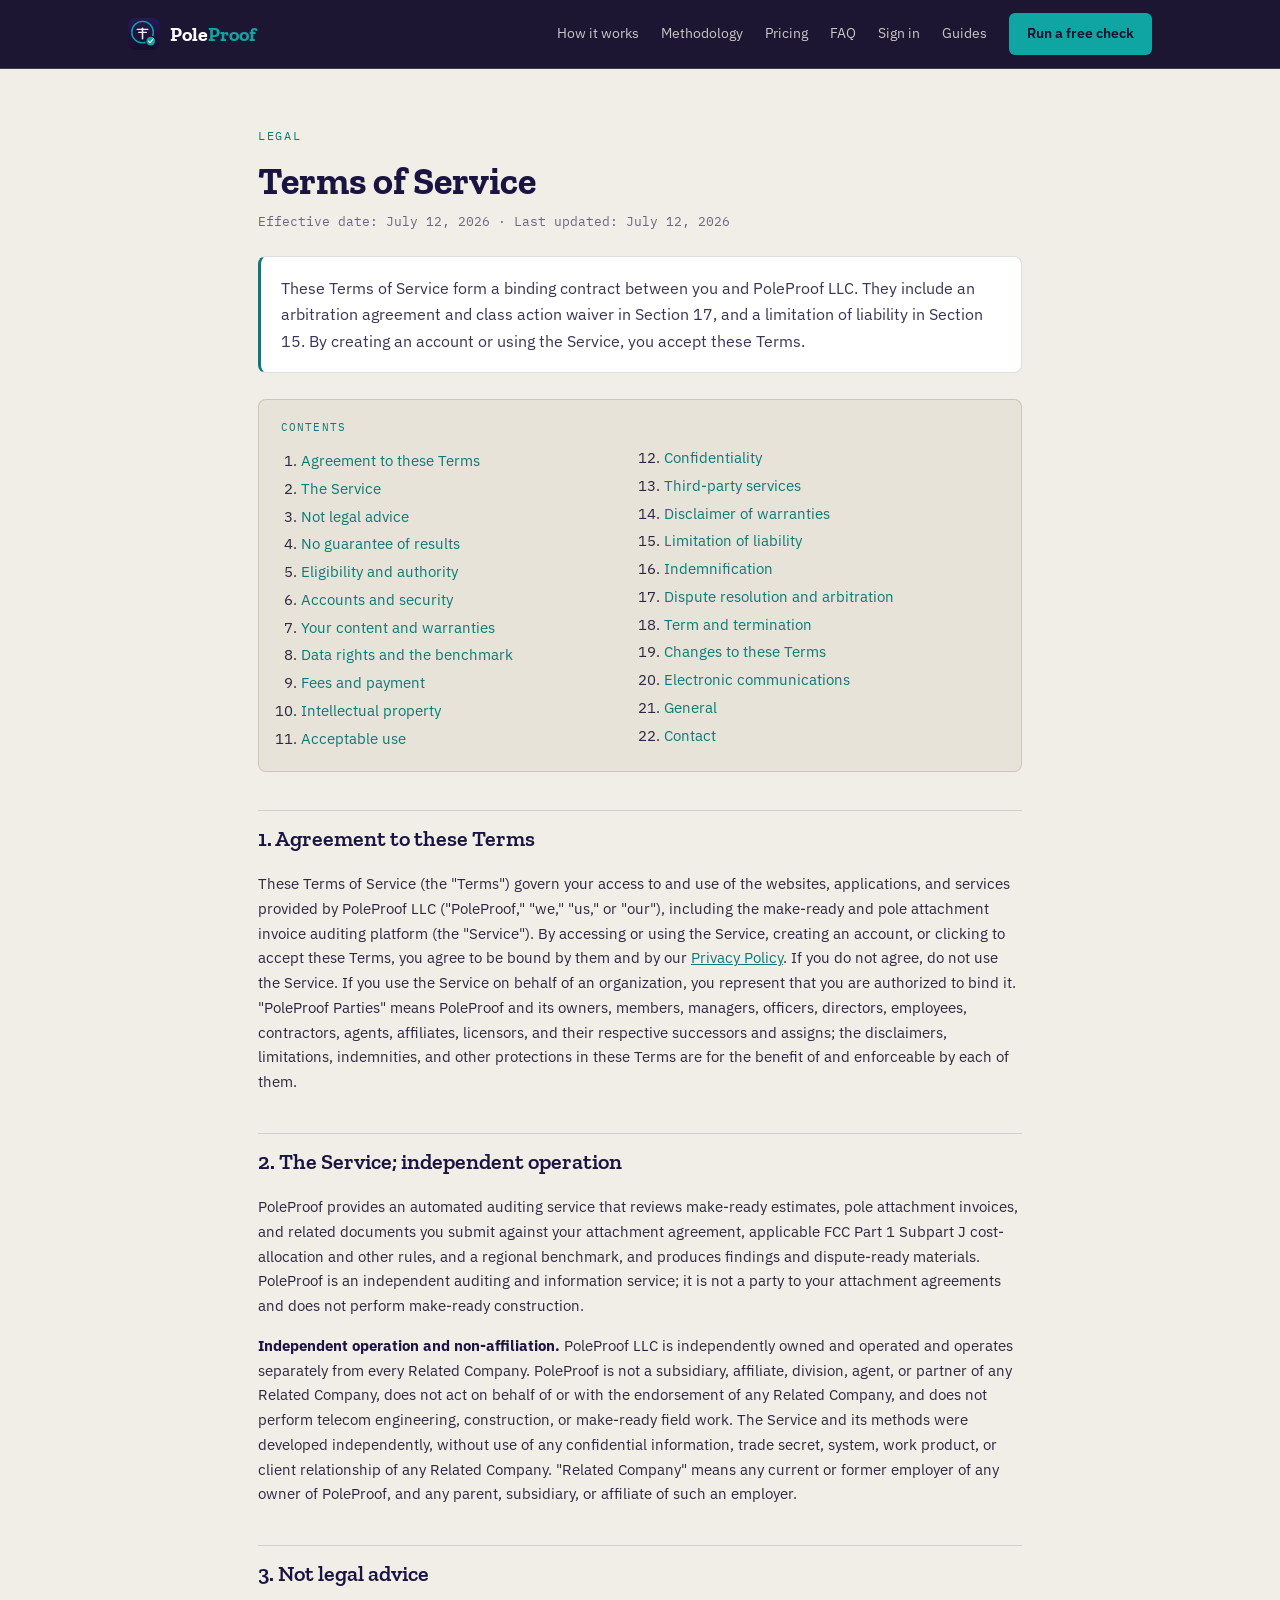
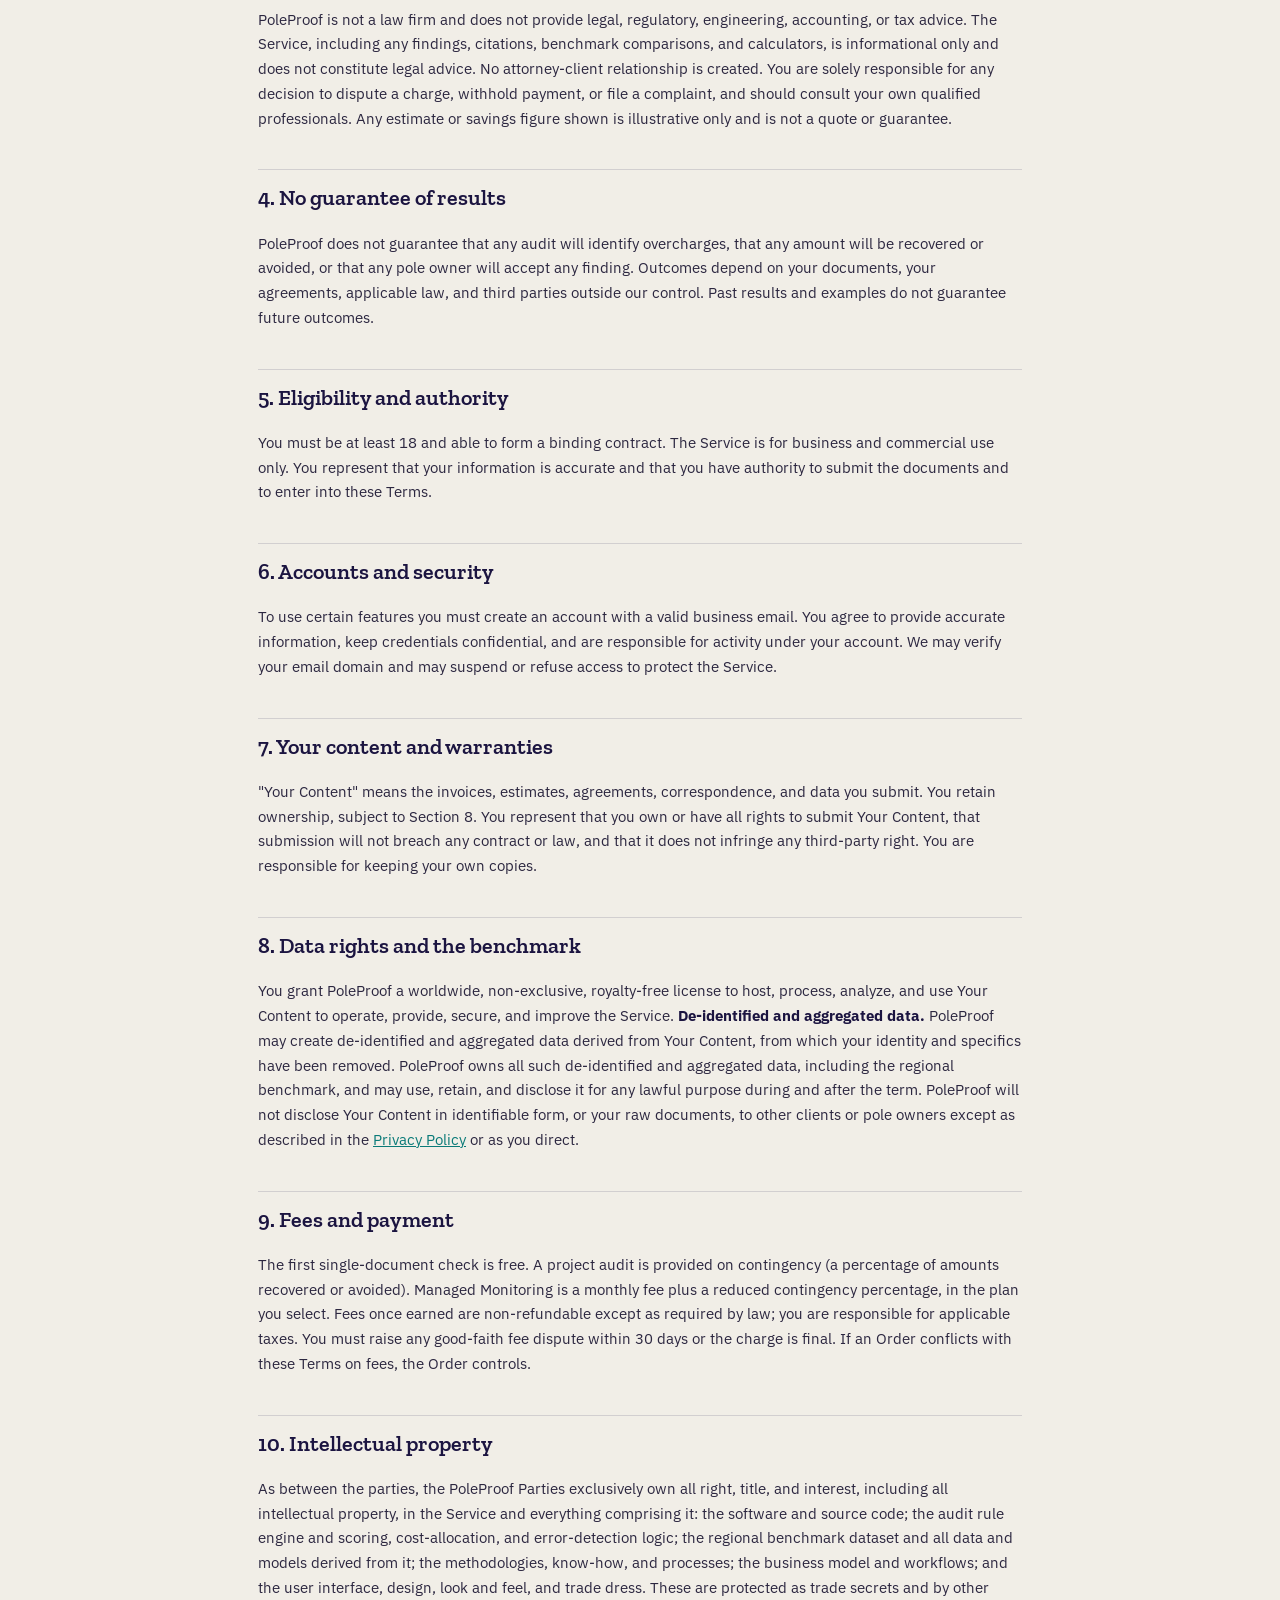
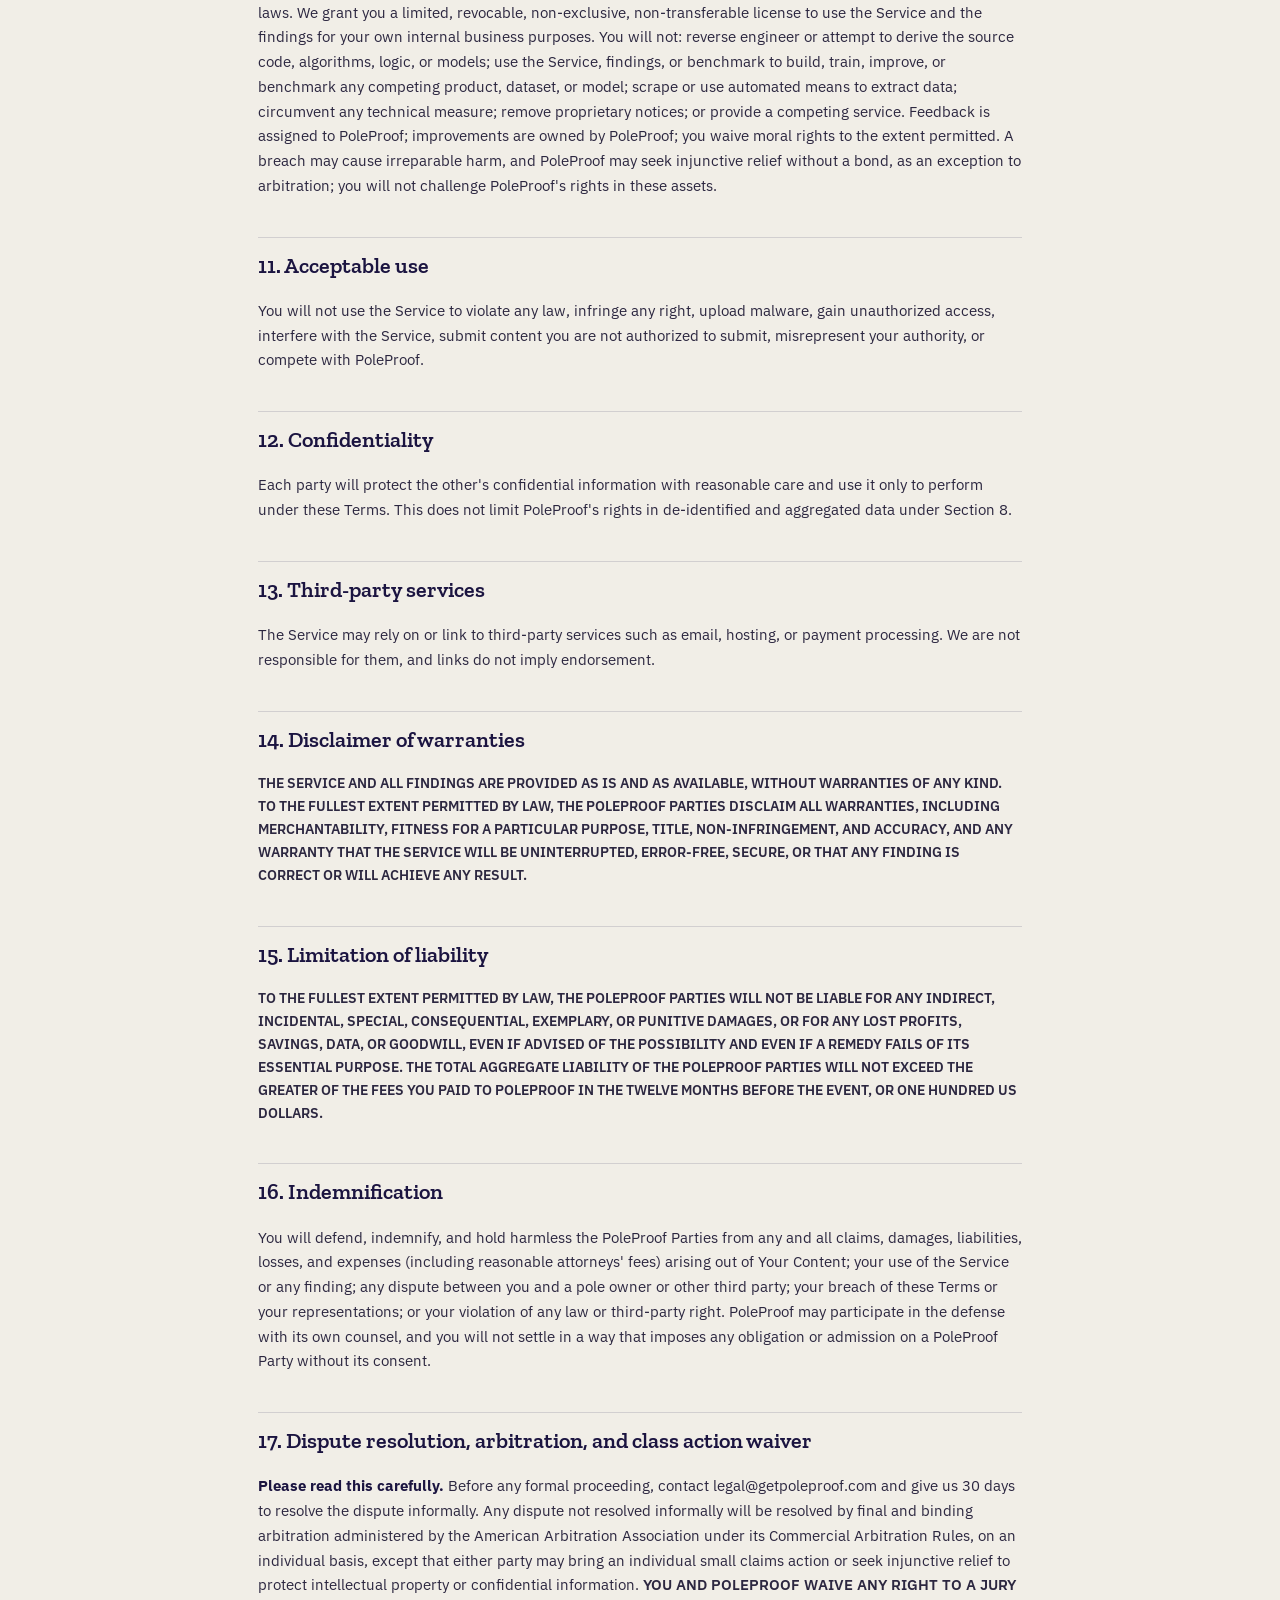
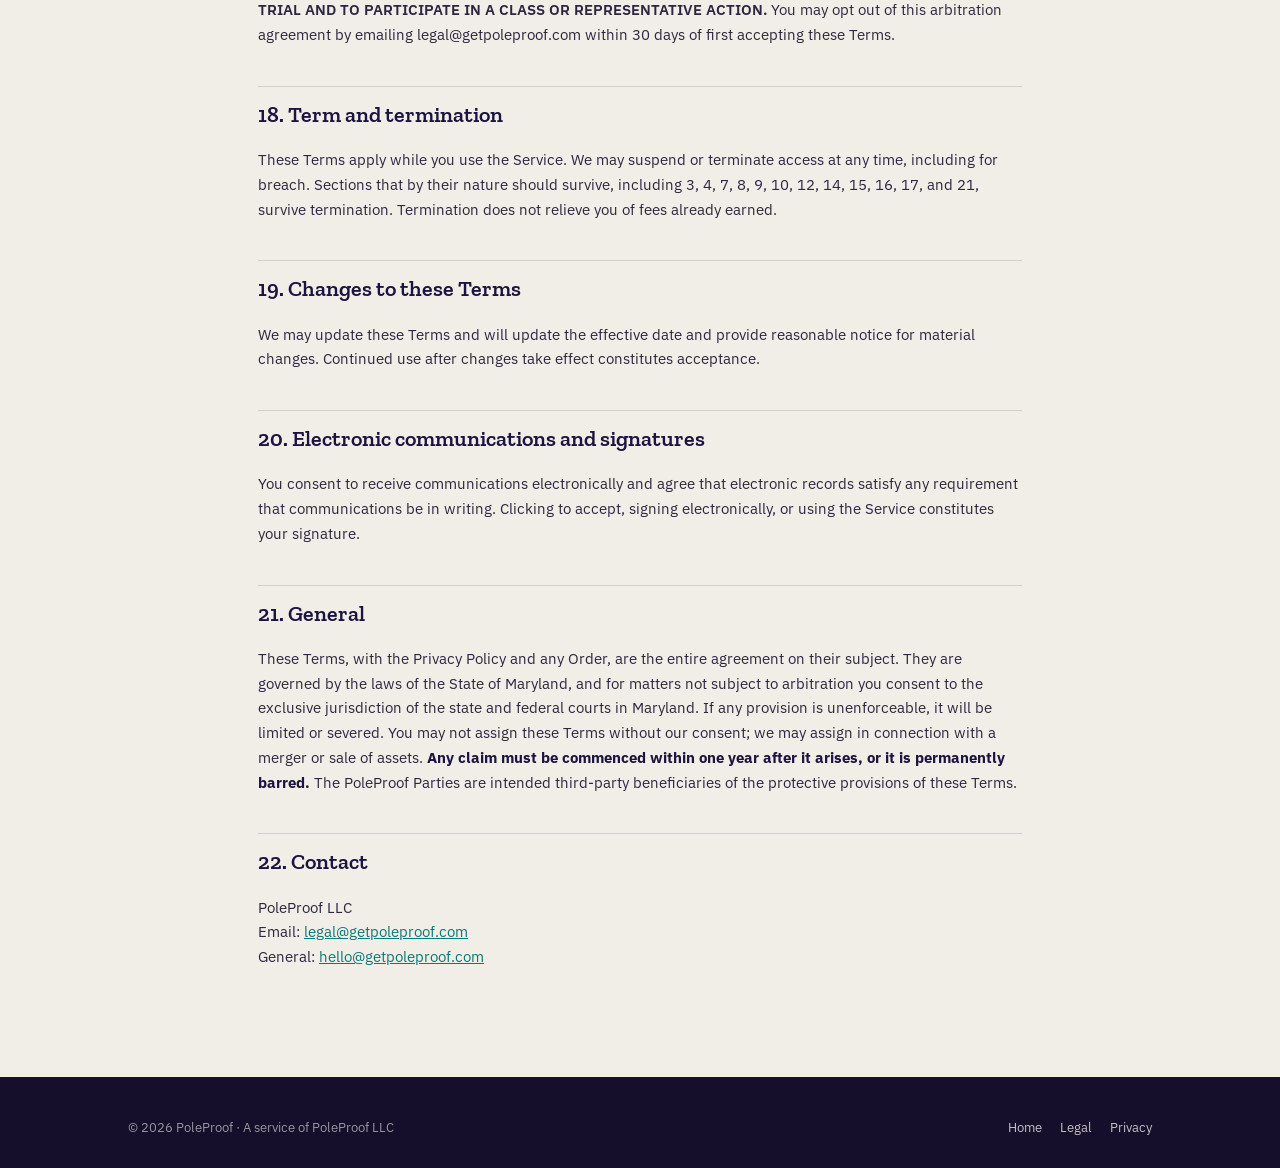
<file: terms.html>
<!DOCTYPE html>
<html lang="en">
<head>
<meta charset="UTF-8">
<meta name="viewport" content="width=device-width, initial-scale=1.0">
<title>Terms of Service | PoleProof</title>
<meta name="description" content="The Terms of Service governing use of PoleProof's make-ready invoice auditing platform.">
<meta name="robots" content="index, follow">
<link rel="canonical" href="https://getpoleproof.com/terms.html">
<meta name="theme-color" content="#150f2c">
<link rel="icon" href="/favicon.ico" sizes="any">
<link rel="apple-touch-icon" href="/apple-touch-icon.png">
<link rel="preconnect" href="https://fonts.googleapis.com">
<link rel="preconnect" href="https://fonts.gstatic.com" crossorigin>
<link href="https://fonts.googleapis.com/css2?family=Zilla+Slab:wght@600;700&family=IBM+Plex+Sans:wght@400;500;600&family=IBM+Plex+Mono:wght@500&display=swap" rel="stylesheet">
<style>
:root{--indigo:#1b1440;--deep:#150f2c;--paper:#f1eee7;--paper-2:#e8e3d8;--teal:#0ea5a3;--teal-d:#0a7a78;--ink:#1b1440;--line:rgba(27,20,64,0.14);--line-light:rgba(241,238,231,0.18);--display:'Zilla Slab',serif;--body:'IBM Plex Sans',sans-serif;--mono:'IBM Plex Mono',monospace;}
*{box-sizing:border-box;}
html{scroll-behavior:smooth;}
body{margin:0;font-family:var(--body);color:var(--ink);background:var(--paper);-webkit-font-smoothing:antialiased;line-height:1.65;}
.wrap{max-width:820px;margin:0 auto;padding:0 28px;}
a{color:var(--teal-d);}
nav{position:sticky;top:0;z-index:50;background:rgba(21,15,44,0.97);backdrop-filter:blur(8px);border-bottom:1px solid var(--line-light);}
nav .wrap{max-width:1080px;display:flex;align-items:center;justify-content:space-between;height:68px;}
.brand{display:flex;align-items:center;gap:10px;text-decoration:none;}
.brand svg{width:32px;height:32px;}
.brand .wm{font-family:var(--display);font-weight:700;font-size:20px;color:#fff;}
.brand .wm span{color:var(--teal);}
.navlinks{display:flex;align-items:center;}
.navlinks a{color:rgba(241,238,231,.82);text-decoration:none;font-size:14px;margin-left:22px;}
.nav-cta{background:var(--teal);color:var(--deep)!important;padding:9px 18px;border-radius:6px;font-weight:600;}
@media(max-width:820px){.navlinks a:not(.nav-cta){display:none;}}
.doc{padding:52px 0 72px;}
.doc .eyebrow{font-family:var(--mono);font-size:12px;letter-spacing:0.14em;text-transform:uppercase;color:var(--teal-d);}
.doc h1{font-family:var(--display);font-weight:700;font-size:38px;margin:14px 0 8px;line-height:1.1;}
.doc .meta{font-family:var(--mono);font-size:12.5px;color:#6b6580;margin-bottom:8px;}
.intro{font-size:16px;color:#3a3554;background:#fff;border:1px solid var(--line);border-left:3px solid var(--teal-d);border-radius:8px;padding:18px 20px;margin:24px 0 8px;}
.doc h2{font-family:var(--display);font-weight:600;font-size:22px;margin:38px 0 10px;padding-top:10px;border-top:1px solid var(--line);}
.doc p,.doc li{font-size:15px;color:#2c2740;}
.doc ul{padding-left:22px;}.doc li{margin:6px 0;}
.doc strong{color:var(--ink);}
.cap{text-transform:uppercase;font-weight:600;}
.toc{background:var(--paper-2);border:1px solid var(--line);border-radius:8px;padding:18px 22px;margin:26px 0;}
.toc-title{font-family:var(--mono);font-size:11px;letter-spacing:0.1em;text-transform:uppercase;color:var(--teal-d);margin-bottom:10px;}
.toc ol{margin:0;padding-left:20px;columns:2;column-gap:28px;font-size:13.5px;}
.toc li{margin:3px 0;}.toc a{text-decoration:none;}
footer{background:var(--deep);color:rgba(241,238,231,.6);padding:40px 0 30px;margin-top:20px;}
footer .wrap{max-width:1080px;display:flex;justify-content:space-between;flex-wrap:wrap;gap:14px;font-size:13px;}
footer a{color:rgba(241,238,231,.8);text-decoration:none;margin-left:18px;}
footer .flinks a:first-child{margin-left:0;}
@media(max-width:640px){.doc h1{font-size:30px;}.toc ol{columns:1;}}
</style>
</head>
<body>
<nav>
  <div class="wrap">
    <a class="brand" href="index.html">
      <svg viewBox="0 0 300 300" xmlns="http://www.w3.org/2000/svg" aria-hidden="true"><defs><linearGradient id="lg" x1="0" y1="0" x2="0" y2="1"><stop offset="0" stop-color="#241a54"/><stop offset="1" stop-color="#150f2c"/></linearGradient></defs><rect width="300" height="300" rx="66" fill="url(#lg)"/><g transform="translate(150,150) scale(1.2) translate(-161.5,-154.5)"><circle cx="150" cy="140" r="84" fill="none" stroke="#0ea5a3" stroke-width="11"/><g stroke="#f1eee7" stroke-linecap="round" fill="#f1eee7"><line x1="150" y1="110" x2="150" y2="192" stroke-width="12"/><line x1="108" y1="118" x2="192" y2="118" stroke-width="10"/><line x1="120" y1="142" x2="180" y2="142" stroke-width="9"/></g><circle cx="214" cy="210" r="43" fill="#150f2c"/><circle cx="214" cy="210" r="34" fill="#0ea5a3"/><path d="M197 210 L209 223 L233 193" fill="none" stroke="#fff" stroke-width="8" stroke-linecap="round" stroke-linejoin="round"/></g></svg>
      <span class="wm">Pole<span>Proof</span></span>
    </a>
    <div class="navlinks">
      <a href="index.html#how">How it works</a>
      <a href="index.html#method">Methodology</a>
      <a href="index.html#pricing">Pricing</a>
      <a href="index.html#faq">FAQ</a>
      <a href="index.html#login">Sign in</a>
      <a href="index.html#guides">Guides</a>
      <a class="nav-cta" href="index.html#check">Run a free check</a>
    </div>
  </div>
</nav>
<main class="doc">
  <div class="wrap">
    <span class="eyebrow">Legal</span>
    <h1>Terms of Service</h1>
    <div class="meta">Effective date: July 12, 2026 &middot; Last updated: July 12, 2026</div>
    <div class="intro">These Terms of Service form a binding contract between you and PoleProof LLC. They include an arbitration agreement and class action waiver in Section 17, and a limitation of liability in Section 15. By creating an account or using the Service, you accept these Terms.</div>
    <div class="toc"><div class="toc-title">Contents</div><ol><li><a href="#s1">Agreement to these Terms</a></li><li><a href="#s2">The Service</a></li><li><a href="#s3">Not legal advice</a></li><li><a href="#s4">No guarantee of results</a></li><li><a href="#s5">Eligibility and authority</a></li><li><a href="#s6">Accounts and security</a></li><li><a href="#s7">Your content and warranties</a></li><li><a href="#s8">Data rights and the benchmark</a></li><li><a href="#s9">Fees and payment</a></li><li><a href="#s10">Intellectual property</a></li><li><a href="#s11">Acceptable use</a></li><li><a href="#s12">Confidentiality</a></li><li><a href="#s13">Third-party services</a></li><li><a href="#s14">Disclaimer of warranties</a></li><li><a href="#s15">Limitation of liability</a></li><li><a href="#s16">Indemnification</a></li><li><a href="#s17">Dispute resolution and arbitration</a></li><li><a href="#s18">Term and termination</a></li><li><a href="#s19">Changes to these Terms</a></li><li><a href="#s20">Electronic communications</a></li><li><a href="#s21">General</a></li><li><a href="#s22">Contact</a></li></ol></div>
    <h2 id="s1">1. Agreement to these Terms</h2>
    <p>These Terms of Service (the "Terms") govern your access to and use of the websites, applications, and services provided by PoleProof LLC ("PoleProof," "we," "us," or "our"), including the make-ready and pole attachment invoice auditing platform (the "Service"). By accessing or using the Service, creating an account, or clicking to accept these Terms, you agree to be bound by them and by our <a href="privacy.html">Privacy Policy</a>. If you do not agree, do not use the Service. If you use the Service on behalf of an organization, you represent that you are authorized to bind it. "PoleProof Parties" means PoleProof and its owners, members, managers, officers, directors, employees, contractors, agents, affiliates, licensors, and their respective successors and assigns; the disclaimers, limitations, indemnities, and other protections in these Terms are for the benefit of and enforceable by each of them.</p>
    <h2 id="s2">2. The Service; independent operation</h2>
    <p>PoleProof provides an automated auditing service that reviews make-ready estimates, pole attachment invoices, and related documents you submit against your attachment agreement, applicable FCC Part 1 Subpart J cost-allocation and other rules, and a regional benchmark, and produces findings and dispute-ready materials. PoleProof is an independent auditing and information service; it is not a party to your attachment agreements and does not perform make-ready construction.</p>
    <p><strong>Independent operation and non-affiliation.</strong> PoleProof LLC is independently owned and operated and operates separately from every Related Company. PoleProof is not a subsidiary, affiliate, division, agent, or partner of any Related Company, does not act on behalf of or with the endorsement of any Related Company, and does not perform telecom engineering, construction, or make-ready field work. The Service and its methods were developed independently, without use of any confidential information, trade secret, system, work product, or client relationship of any Related Company. "Related Company" means any current or former employer of any owner of PoleProof, and any parent, subsidiary, or affiliate of such an employer.</p>
    <h2 id="s3">3. Not legal advice</h2>
    <p>PoleProof is not a law firm and does not provide legal, regulatory, engineering, accounting, or tax advice. The Service, including any findings, citations, benchmark comparisons, and calculators, is informational only and does not constitute legal advice. No attorney-client relationship is created. You are solely responsible for any decision to dispute a charge, withhold payment, or file a complaint, and should consult your own qualified professionals. Any estimate or savings figure shown is illustrative only and is not a quote or guarantee.</p>
    <h2 id="s4">4. No guarantee of results</h2>
    <p>PoleProof does not guarantee that any audit will identify overcharges, that any amount will be recovered or avoided, or that any pole owner will accept any finding. Outcomes depend on your documents, your agreements, applicable law, and third parties outside our control. Past results and examples do not guarantee future outcomes.</p>
    <h2 id="s5">5. Eligibility and authority</h2>
    <p>You must be at least 18 and able to form a binding contract. The Service is for business and commercial use only. You represent that your information is accurate and that you have authority to submit the documents and to enter into these Terms.</p>
    <h2 id="s6">6. Accounts and security</h2>
    <p>To use certain features you must create an account with a valid business email. You agree to provide accurate information, keep credentials confidential, and are responsible for activity under your account. We may verify your email domain and may suspend or refuse access to protect the Service.</p>
    <h2 id="s7">7. Your content and warranties</h2>
    <p>"Your Content" means the invoices, estimates, agreements, correspondence, and data you submit. You retain ownership, subject to Section 8. You represent that you own or have all rights to submit Your Content, that submission will not breach any contract or law, and that it does not infringe any third-party right. You are responsible for keeping your own copies.</p>
    <h2 id="s8">8. Data rights and the benchmark</h2>
    <p>You grant PoleProof a worldwide, non-exclusive, royalty-free license to host, process, analyze, and use Your Content to operate, provide, secure, and improve the Service. <strong>De-identified and aggregated data.</strong> PoleProof may create de-identified and aggregated data derived from Your Content, from which your identity and specifics have been removed. PoleProof owns all such de-identified and aggregated data, including the regional benchmark, and may use, retain, and disclose it for any lawful purpose during and after the term. PoleProof will not disclose Your Content in identifiable form, or your raw documents, to other clients or pole owners except as described in the <a href="privacy.html">Privacy Policy</a> or as you direct.</p>
    <h2 id="s9">9. Fees and payment</h2>
    <p>The first single-document check is free. A project audit is provided on contingency (a percentage of amounts recovered or avoided). Managed Monitoring is a monthly fee plus a reduced contingency percentage, in the plan you select. Fees once earned are non-refundable except as required by law; you are responsible for applicable taxes. You must raise any good-faith fee dispute within 30 days or the charge is final. If an Order conflicts with these Terms on fees, the Order controls.</p>
    <h2 id="s10">10. Intellectual property</h2>
    <p>As between the parties, the PoleProof Parties exclusively own all right, title, and interest, including all intellectual property, in the Service and everything comprising it: the software and source code; the audit rule engine and scoring, cost-allocation, and error-detection logic; the regional benchmark dataset and all data and models derived from it; the methodologies, know-how, and processes; the business model and workflows; and the user interface, design, look and feel, and trade dress. These are protected as trade secrets and by other laws. We grant you a limited, revocable, non-exclusive, non-transferable license to use the Service and the findings for your own internal business purposes. You will not: reverse engineer or attempt to derive the source code, algorithms, logic, or models; use the Service, findings, or benchmark to build, train, improve, or benchmark any competing product, dataset, or model; scrape or use automated means to extract data; circumvent any technical measure; remove proprietary notices; or provide a competing service. Feedback is assigned to PoleProof; improvements are owned by PoleProof; you waive moral rights to the extent permitted. A breach may cause irreparable harm, and PoleProof may seek injunctive relief without a bond, as an exception to arbitration; you will not challenge PoleProof's rights in these assets.</p>
    <h2 id="s11">11. Acceptable use</h2>
    <p>You will not use the Service to violate any law, infringe any right, upload malware, gain unauthorized access, interfere with the Service, submit content you are not authorized to submit, misrepresent your authority, or compete with PoleProof.</p>
    <h2 id="s12">12. Confidentiality</h2>
    <p>Each party will protect the other's confidential information with reasonable care and use it only to perform under these Terms. This does not limit PoleProof's rights in de-identified and aggregated data under Section 8.</p>
    <h2 id="s13">13. Third-party services</h2>
    <p>The Service may rely on or link to third-party services such as email, hosting, or payment processing. We are not responsible for them, and links do not imply endorsement.</p>
    <h2 id="s14">14. Disclaimer of warranties</h2>
    <p class="cap" style="font-size:14px;">The Service and all findings are provided as is and as available, without warranties of any kind. To the fullest extent permitted by law, the PoleProof Parties disclaim all warranties, including merchantability, fitness for a particular purpose, title, non-infringement, and accuracy, and any warranty that the Service will be uninterrupted, error-free, secure, or that any finding is correct or will achieve any result.</p>
    <h2 id="s15">15. Limitation of liability</h2>
    <p class="cap" style="font-size:14px;">To the fullest extent permitted by law, the PoleProof Parties will not be liable for any indirect, incidental, special, consequential, exemplary, or punitive damages, or for any lost profits, savings, data, or goodwill, even if advised of the possibility and even if a remedy fails of its essential purpose. The total aggregate liability of the PoleProof Parties will not exceed the greater of the fees you paid to PoleProof in the twelve months before the event, or one hundred US dollars.</p>
    <h2 id="s16">16. Indemnification</h2>
    <p>You will defend, indemnify, and hold harmless the PoleProof Parties from any and all claims, damages, liabilities, losses, and expenses (including reasonable attorneys' fees) arising out of Your Content; your use of the Service or any finding; any dispute between you and a pole owner or other third party; your breach of these Terms or your representations; or your violation of any law or third-party right. PoleProof may participate in the defense with its own counsel, and you will not settle in a way that imposes any obligation or admission on a PoleProof Party without its consent.</p>
    <h2 id="s17">17. Dispute resolution, arbitration, and class action waiver</h2>
    <p><strong>Please read this carefully.</strong> Before any formal proceeding, contact legal@getpoleproof.com and give us 30 days to resolve the dispute informally. Any dispute not resolved informally will be resolved by final and binding arbitration administered by the American Arbitration Association under its Commercial Arbitration Rules, on an individual basis, except that either party may bring an individual small claims action or seek injunctive relief to protect intellectual property or confidential information. <span class="cap">You and PoleProof waive any right to a jury trial and to participate in a class or representative action.</span> You may opt out of this arbitration agreement by emailing legal@getpoleproof.com within 30 days of first accepting these Terms.</p>
    <h2 id="s18">18. Term and termination</h2>
    <p>These Terms apply while you use the Service. We may suspend or terminate access at any time, including for breach. Sections that by their nature should survive, including 3, 4, 7, 8, 9, 10, 12, 14, 15, 16, 17, and 21, survive termination. Termination does not relieve you of fees already earned.</p>
    <h2 id="s19">19. Changes to these Terms</h2>
    <p>We may update these Terms and will update the effective date and provide reasonable notice for material changes. Continued use after changes take effect constitutes acceptance.</p>
    <h2 id="s20">20. Electronic communications and signatures</h2>
    <p>You consent to receive communications electronically and agree that electronic records satisfy any requirement that communications be in writing. Clicking to accept, signing electronically, or using the Service constitutes your signature.</p>
    <h2 id="s21">21. General</h2>
    <p>These Terms, with the Privacy Policy and any Order, are the entire agreement on their subject. They are governed by the laws of the State of Maryland, and for matters not subject to arbitration you consent to the exclusive jurisdiction of the state and federal courts in Maryland. If any provision is unenforceable, it will be limited or severed. You may not assign these Terms without our consent; we may assign in connection with a merger or sale of assets. <strong>Any claim must be commenced within one year after it arises, or it is permanently barred.</strong> The PoleProof Parties are intended third-party beneficiaries of the protective provisions of these Terms.</p>
    <h2 id="s22">22. Contact</h2>
    <p>PoleProof LLC<br>Email: <a href="mailto:legal@getpoleproof.com">legal@getpoleproof.com</a><br>General: <a href="mailto:hello@getpoleproof.com">hello@getpoleproof.com</a></p>
  </div>
</main>
<footer>
  <div class="wrap">
    <span>&copy; 2026 PoleProof &middot; A service of PoleProof LLC</span>
    <span class="flinks"><a href="index.html">Home</a><a href="legal.html">Legal</a><a href="privacy.html">Privacy</a></span>
  </div>
</footer>
</body>
</html>
</file>
<file: style.css>
:root{
  --indigo:#1b1440; --paper:#f1eee7; --paper-2:#e8e3d8;
  --teal:#0ea5a3; --teal-dark:#0a7a78; --gold:#c99a3a;
  --grey:#5a5470; --grey-2:#8a8598; --red:#b23a3a;
  --line:rgba(27,20,64,0.14);
  --max:1080px;
}
*{box-sizing:border-box;}
html{scroll-behavior:smooth;}
body{
  margin:0; background:var(--paper); color:var(--indigo);
  font-family:'IBM Plex Sans',sans-serif; line-height:1.6;
  -webkit-font-smoothing:antialiased;
}
h1,h2,h3{font-family:'Zilla Slab',serif; font-weight:700; color:var(--indigo); margin:0;}
a{color:var(--teal-dark);}
.mono{font-family:'IBM Plex Mono',monospace;}
.wrap{max-width:var(--max); margin:0 auto; padding:0 28px;}
:focus-visible{outline:2px solid var(--teal-dark); outline-offset:3px;}

/* ---------- Nav ---------- */
.nav{
  position:sticky; top:0; z-index:50; background:rgba(241,238,231,0.92);
  backdrop-filter:blur(6px); border-bottom:1px solid var(--line);
}
.nav .wrap{display:flex; align-items:center; justify-content:space-between; padding:16px 28px;}
.nav .logo{font-family:'Zilla Slab',serif; font-weight:700; font-size:20px; color:var(--indigo); letter-spacing:0.3px; text-decoration:none;}
.nav .logo span{color:var(--teal-dark);}
.nav-links{display:flex; align-items:center; gap:28px;}
.nav-links a{color:var(--grey); text-decoration:none; font-size:14.5px; font-weight:500;}
.nav-links a:hover{color:var(--teal-dark);}
.btn{
  display:inline-block; background:var(--teal-dark); color:#fff !important; text-decoration:none;
  font-weight:600; font-size:14.5px; padding:11px 22px; border-radius:5px; border:none; cursor:pointer;
  transition:background .15s ease, transform .15s ease;
}
.btn:hover{background:var(--indigo); transform:translateY(-1px);}
.btn-ghost{
  display:inline-block; background:transparent; color:var(--indigo) !important; text-decoration:none;
  font-weight:600; font-size:14.5px; padding:10px 20px; border-radius:5px; border:1.5px solid var(--indigo);
}
.btn-ghost:hover{border-color:var(--teal-dark); color:var(--teal-dark) !important;}

/* ---------- Hero ---------- */
.hero{padding:76px 0 64px;}
.hero-grid{display:grid; grid-template-columns:1.1fr 0.9fr; gap:56px; align-items:center;}
.eyebrow{
  font-family:'IBM Plex Mono',monospace; font-size:12.5px; letter-spacing:1.2px; text-transform:uppercase;
  color:var(--teal-dark); font-weight:600; margin-bottom:14px; display:block;
}
.hero h1{font-size:44px; line-height:1.12; letter-spacing:-0.5px;}
.hero p.lede{font-size:17.5px; color:var(--grey); margin:20px 0 30px; max-width:52ch;}
.hero-ctas{display:flex; gap:14px; flex-wrap:wrap;}

/* Ledger card (signature element) */
.ledger-card{
  background:#fff; border:1px solid var(--line); border-radius:10px; padding:22px 24px 18px;
  box-shadow:0 18px 40px -18px rgba(27,20,64,0.35);
}
.ledger-card .lc-head{
  display:flex; justify-content:space-between; font-family:'IBM Plex Mono',monospace;
  font-size:11px; text-transform:uppercase; letter-spacing:0.8px; color:var(--grey-2);
  border-bottom:1px solid var(--line); padding-bottom:10px; margin-bottom:4px;
}
.lc-row{display:grid; grid-template-columns:1.6fr 0.7fr 0.7fr; gap:8px; align-items:baseline; padding:11px 0; border-bottom:1px dashed var(--line); font-size:13.5px;}
.lc-row:last-of-type{border-bottom:none;}
.lc-row .item{color:var(--indigo);}
.lc-row .invoiced{font-family:'IBM Plex Mono',monospace; color:var(--grey-2); text-decoration:line-through; text-align:right;}
.lc-row .allowable{font-family:'IBM Plex Mono',monospace; color:var(--teal-dark); font-weight:600; text-align:right;}
.lc-total{display:flex; justify-content:space-between; align-items:baseline; margin-top:12px; padding-top:12px; border-top:2px solid var(--indigo);}
.lc-total .label{font-size:12.5px; color:var(--grey); text-transform:uppercase; letter-spacing:0.6px; font-family:'IBM Plex Mono',monospace;}
.lc-total .amount{font-family:'IBM Plex Mono',monospace; font-weight:700; font-size:20px; color:var(--red);}

/* ---------- Sections ---------- */
section{padding:64px 0;}
.section-head{max-width:640px; margin:0 0 40px;}
.section-head .eyebrow{margin-bottom:10px;}
.section-head h2{font-size:30px; letter-spacing:-0.3px;}
.section-head p{color:var(--grey); font-size:16px; margin-top:12px;}

.divider{height:1px; background:var(--line); border:none; margin:0;}
.divider-gold{height:3px; background:var(--gold); border:none; margin:0; width:64px; border-radius:2px;}

/* Problem stat row */
.stat-row{display:grid; grid-template-columns:repeat(3,1fr); gap:24px; margin-top:8px;}
.stat-card{background:#fff; border:1px solid var(--line); border-radius:8px; padding:22px 20px;}
.stat-card .stat-num{font-family:'IBM Plex Mono',monospace; font-size:26px; font-weight:700; color:var(--teal-dark);}
.stat-card .stat-label{font-size:13.5px; color:var(--grey); margin-top:6px;}
.stat-card .stat-src{font-size:11px; color:var(--grey-2); margin-top:10px; font-style:italic;}

/* Ledger steps (how it works) */
.steps{margin-top:8px;}
.step-row{display:grid; grid-template-columns:56px 1fr; gap:20px; padding:22px 0; border-bottom:1px solid var(--line);}
.step-row:last-child{border-bottom:none;}
.step-num{font-family:'IBM Plex Mono',monospace; font-size:22px; font-weight:700; color:var(--gold);}
.step-row h3{font-size:18px; margin-bottom:6px;}
.step-row p{color:var(--grey); font-size:15px; margin:0; max-width:56ch;}

/* Stakes */
.stakes{display:grid; grid-template-columns:1fr 1fr; gap:20px; margin-top:8px;}
.stake-card{border-radius:8px; padding:24px 22px; background:#fff; border:1px solid var(--line); border-top:4px solid var(--teal);}
.stake-card.neg{border-top-color:var(--red);}
.stake-eyebrow{font-family:'IBM Plex Mono',monospace; font-size:11.5px; text-transform:uppercase; letter-spacing:0.8px; font-weight:700; color:var(--teal-dark);}
.stake-card.neg .stake-eyebrow{color:var(--red);}
.stake-card p{margin:8px 0 0; color:var(--indigo); font-size:15px;}

/* Model / trust */
.trust-grid{display:grid; grid-template-columns:repeat(3,1fr); gap:24px; margin-top:8px;}
.trust-card h3{font-size:16.5px; margin-bottom:8px;}
.trust-card p{color:var(--grey); font-size:14.5px; margin:0;}

/* FAQ */
.faq-list{margin-top:8px;}
.faq-item{padding:22px 0; border-bottom:1px solid var(--line);}
.faq-item:last-child{border-bottom:none;}
.faq-item h3{font-size:17px; margin-bottom:8px;}
.faq-item p{color:var(--grey); font-size:15px; margin:0; max-width:64ch;}
.faq-item p a{color:var(--teal-dark);}

/* CTA band */
.cta-band{background:var(--indigo); border-radius:12px; padding:48px 40px; text-align:center;}
.cta-band h2{color:#fff; font-size:28px;}
.cta-band p{color:var(--paper-2); max-width:56ch; margin:14px auto 26px; font-size:15.5px;}

/* Footer */
footer{border-top:1px solid var(--line); padding:36px 0; margin-top:20px;}
footer .wrap{display:flex; justify-content:space-between; align-items:center; flex-wrap:wrap; gap:14px;}
footer .f-logo{font-family:'Zilla Slab',serif; font-weight:700; color:var(--teal-dark); font-size:15px;}
footer .f-links{display:flex; gap:22px;}
footer .f-links a{color:var(--grey); text-decoration:none; font-size:13.5px;}
footer .f-links a:hover{color:var(--teal-dark);}
footer .f-note{color:var(--grey-2); font-size:12.5px; margin-top:6px;}

/* Legal pages */
.legal{padding:56px 0 80px;}
.legal h1{font-size:32px; margin-bottom:6px;}
.legal .updated{color:var(--grey-2); font-size:13px; margin-bottom:34px;}
.legal h2{font-size:19px; margin:34px 0 10px;}
.legal p, .legal li{color:var(--grey); font-size:15px;}
.legal .callout{background:#fff; border:1px solid var(--line); border-left:4px solid var(--gold); border-radius:6px; padding:16px 18px; font-size:14px; color:var(--indigo); margin-bottom:28px;}

@media (max-width:860px){
  .hero-grid{grid-template-columns:1fr;}
  .stat-row, .stakes, .trust-grid{grid-template-columns:1fr;}
  .hero h1{font-size:34px;}
  .nav-links{display:none;}
}
@media (prefers-reduced-motion:reduce){
  html{scroll-behavior:auto;}
  .btn, .btn:hover{transition:none; transform:none;}
}
</file>
